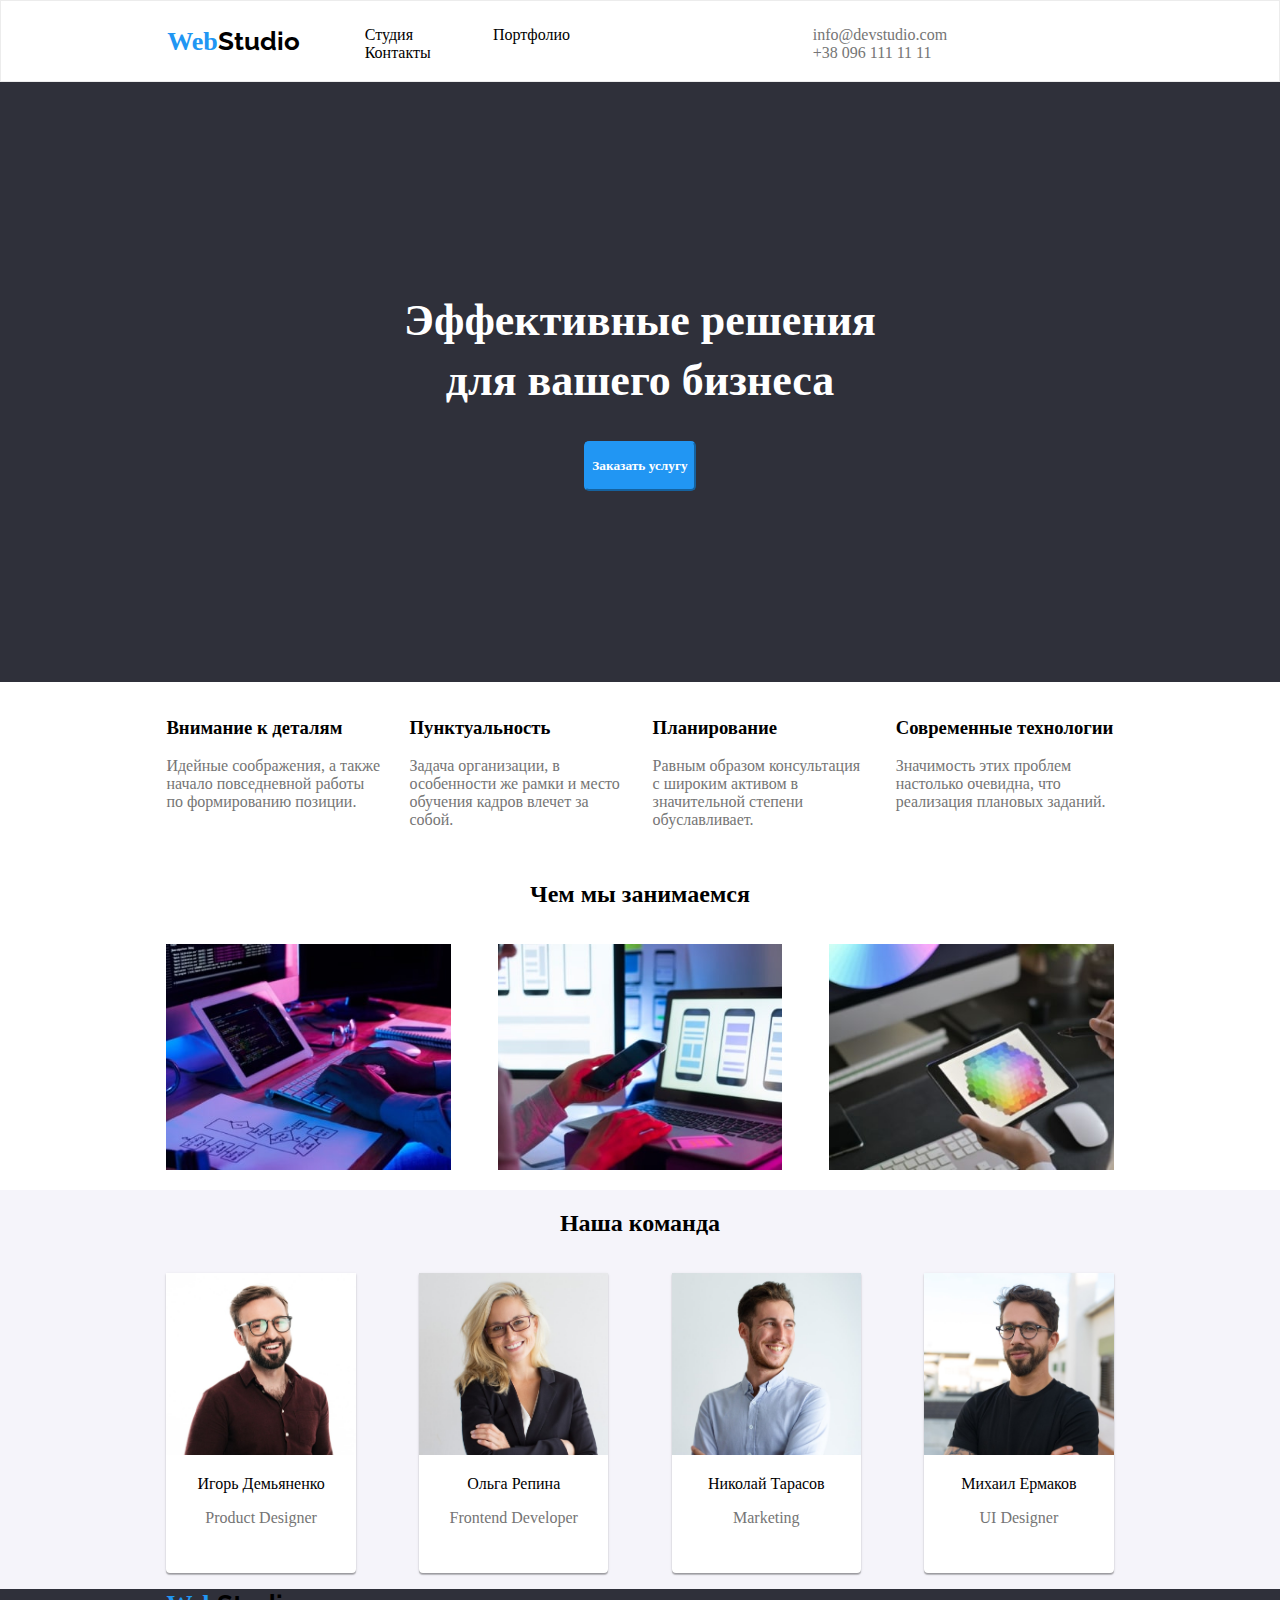
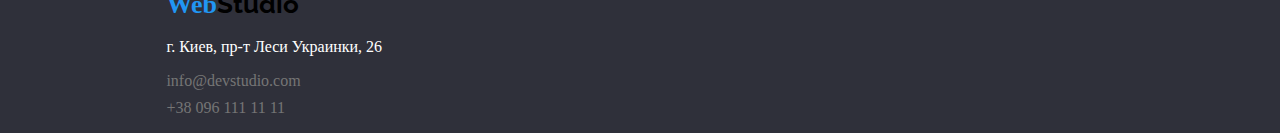
<file: homework 1/index.html>
<!DOCTYPE html>
<html lang="ru">
<head>
    <meta charset="UTF-8">
    <meta http-equiv="X-UA-Compatible" content="IE=edge">
    <meta name="viewport" content="width=device-width, initial-scale=1.0">
    <link rel="stylesheet" href="style-for-index.css" type="text/css">
    <title>Document</title>
</head>
<body>
    <header>
        <div class="margin100 nav">
            <a href="#" class="main"><p class="logo inline">
                <span class="blue">Web</span>Studio</p></a>
            <nav>
                <ul class="list inline menu">
                    <li class="float margin-15"><a href="#">Студия</a></li>
                    <li class="float margin-15"><a href="#">Портфолио</a></li>
                    <li class="float margin-15"><a href="#">Контакты</a></li>
                </ul>
            </nav> 
            <ul class="inline menu contact">
                <li class="list"><a href="login.html">info@devstudio.com</a></li>
                <li class="list"><a href="+380961111111">+38 096 111 11 11</a></li>
            </ul>  
        </div>      
        
    </header>
    <main>
        <section class="order">
            <div class="take-an-order">
                <div class="add">
                    <h1>Эффективные решения для вашего бизнеса</h1>
                    <button type="button">Заказать услугу</button>
                </div>
            </div>
        </section>
        <section class="features margin100">
            <ul class="flex-list">
                <li class="float w23">
                    <h3>Внимание к деталям</h3>
                    <p class="gray">Идейные соображения, а также начало повседневной работы по формированию позиции.</p>
                </li>
                <li class="float w23">
                    <h3>Пунктуальность</h3>
                    <p class="gray">Задача организации, в особенности же рамки и место обучения кадров влечет за собой.</p>
                </li>
                <li class="float w23">
                    <h3>Планирование</h3>
                    <p class="gray">Равным образом консультация с широким активом в значительной степени обуславливает.</p>
                </li>
                <li class="float w23">
                    <h3>Современные технологии</h3>
                    <p class="gray">Значимость этих проблем настолько очевидна, что реализация плановых заданий.</p>
                </li>
            </ul>
        </section>
        <section class="classes margin100">
            <h2>Чем мы занимаемся</h2>
            <ul class="flex-list w100">
                <li class="float w33"><img src="images/whatWeDo3.jpg" alt="Десктопные приложения" width="370"></li>
                <li class="float w33"><img src="images/whatWeDo.jpg" alt="Мобильные приложения" width="370"></li>
                <li class="float w33"><img src="images/whatWeDo2.jpg" alt="Дизайнерские решения" width="370"></li>
            </ul>
        </section>
        <section class="our-team margin100">
            <h2>Наша команда</h2>
            <div class="margin100">
                <ul class="flex-list w100">
                    <li class="float w20">
                        <div class="white">
                            <img src="images/ourTeam.jpg" alt="Игорь Демьяненко" width="270">
                            <p>Игорь Демьяненко</p>
                            <p class="gray">Product Designer</p>
                        </div>
                    </li>
                    <li class="flex-float w20">                        
                        <div class="white">
                            <img src="images/ourTeam2.jpg" alt="Ольга Репина" width="270">
                            <p>Ольга Репина</p>
                            <p class="gray">Frontend Developer</p>
                        </div>
                    </li>
                    <li class="flex-float w20">
                        <div class="white">
                            <img src="images/ourTeam3.jpg" alt="Николай Тарасов" width="270">
                            <p>Николай Тарасов</p>
                            <p class="gray">Marketing</p>
                        </div>
                    </li>
                    <li class="flex-float w20">
                        <div class="white">
                            <img src="images/ourTeam4.jpg" alt="Михаил Ермаков" width="270">
                            <p>Михаил Ермаков</p>
                            <p class="gray">UI Designer</p>
                        </div>
                    </li>
                </ul>
            </div>
        </section>
    </main>
    <footer>
        <div class="margin100">
            <a href="#" class="main"><p class="logo">
            <span class="blue">Web</span>Studio</p></a>
            <address>
                <ul class="list">
                    <li><p class="white-word">г. Киев, пр-т Леси Украинки, 26</p></li>            
                    <li class="margin-top-9"><a href="login.html">info@devstudio.com</a></li>
                    <li><a href="+380961111111" class="margin-0">+38 096 111 11 11</a></li>
                </ul>
            </address>
        <div>
    </footer>
</body>
</html>
</file>
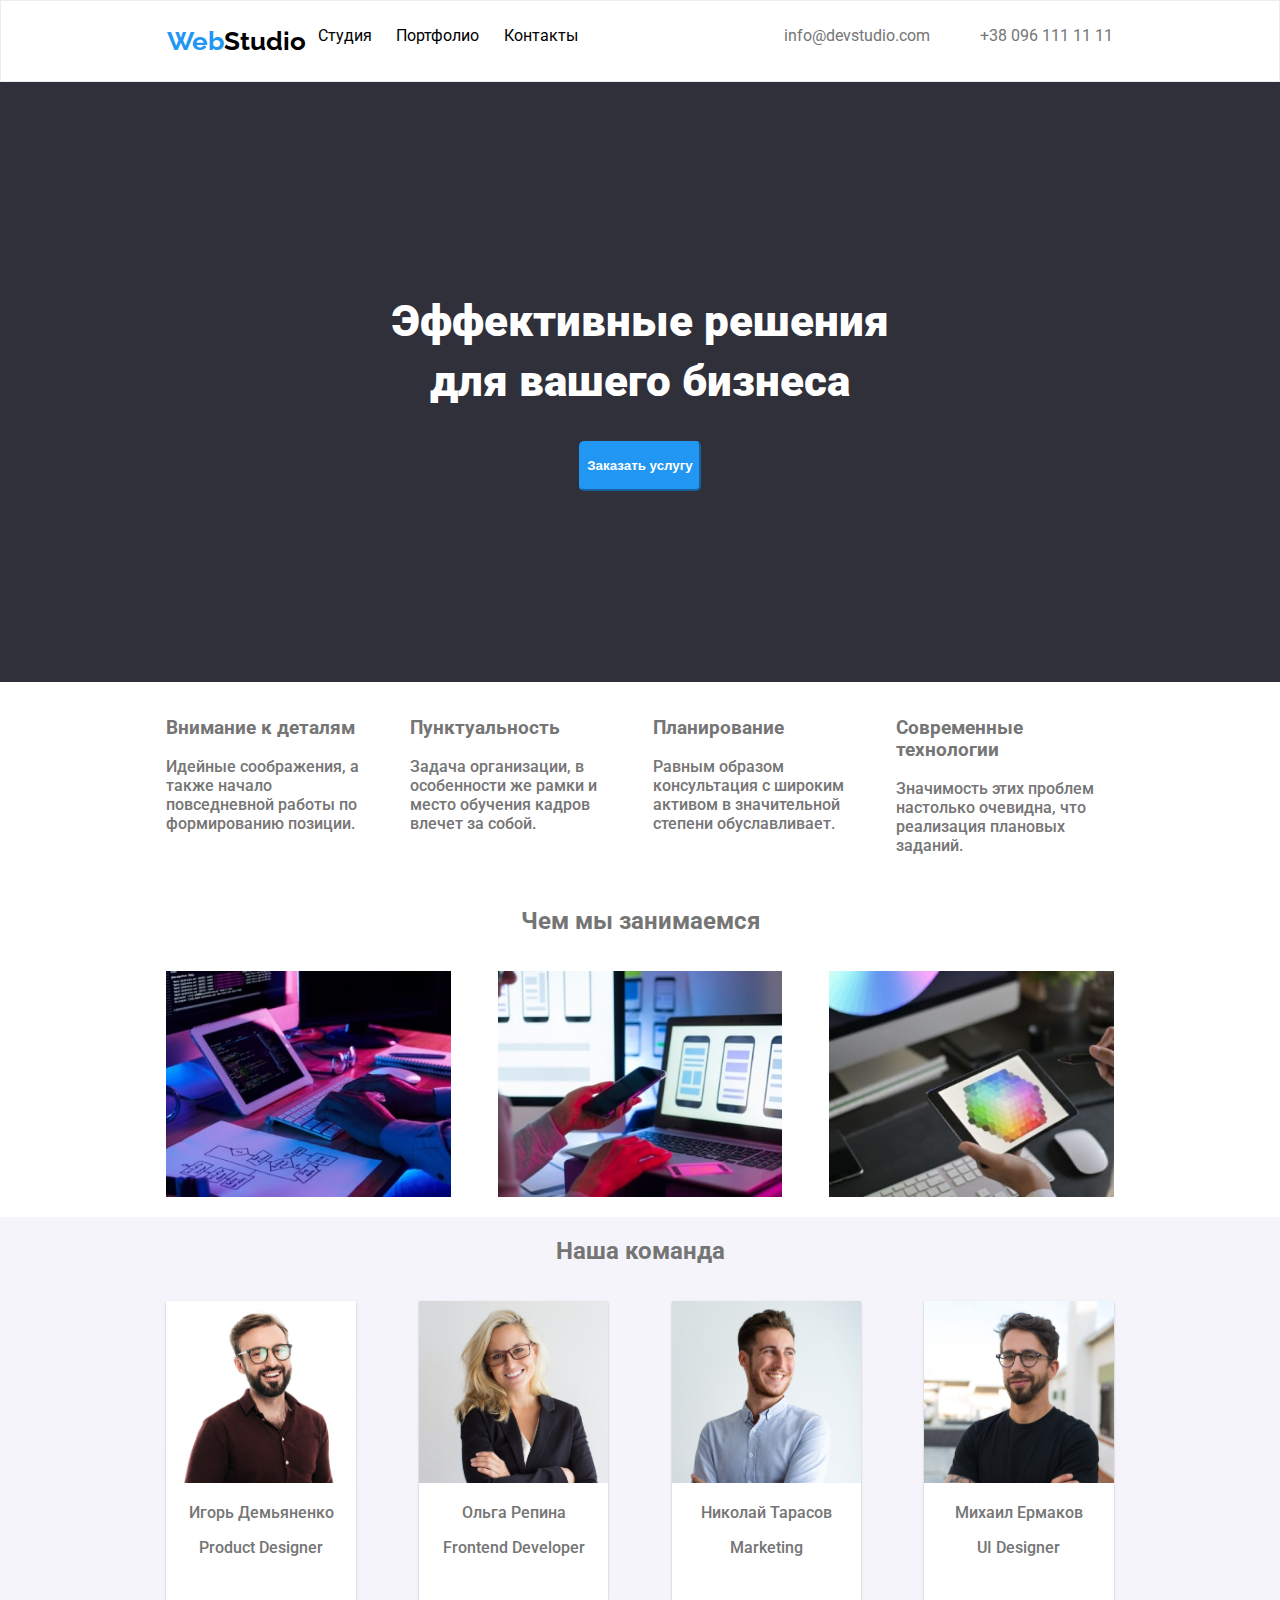
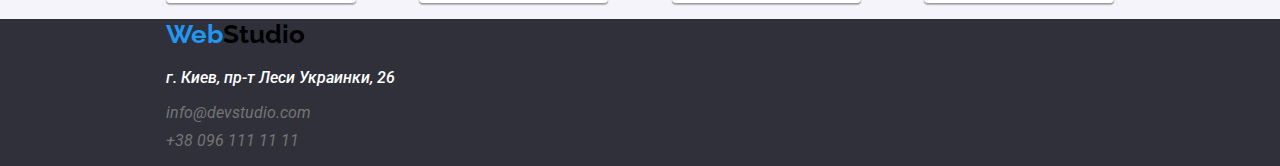
<file: homework2-3/index.html>
<!DOCTYPE html>
<html lang="ru">
<head>
    <meta charset="UTF-8">
    <meta http-equiv="X-UA-Compatible" content="IE=edge">
    <meta name="viewport" content="width=device-width, initial-scale=1.0">
    <link rel="stylesheet" href="styles.css" type="text/css">
    <link rel="preconnect" href="https://fonts.googleapis.com">
    <link rel="preconnect" href="https://fonts.gstatic.com" crossorigin>
    <link href="https://fonts.googleapis.com/css2?family=Roboto:ital,wght@0,400;0,500;0,900;1,700&display=swap" rel="stylesheet">    
    <title>Document</title>
</head>
<body>
    <header>
        <div class="margin-l-r-from-body nav">
            <a href="#" class="main"><p class="logo inline">
                <span class="blue">Web</span>Studio</p></a>
            <nav>
                <ul class="inline menu black-text">
                    <li class="float"><a href="#">Студия</a></li>
                    <li class="float"><a href="portfolio.html">Портфолио</a></li>
                    <li class="float"><a href="#">Контакты</a></li>
                </ul>
            </nav> 
            <ul class="inline menu contact">
                <li class="list"><a href="login.html">info@devstudio.com</a></li>
                <li class="list"><a href="+380961111111">+38 096 111 11 11</a></li>
            </ul>  
        </div>      
        
    </header>
    <main>
        <section class="order">
            <div class="take-an-order">
                <div class="add">
                    <h1>Эффективные решения для вашего бизнеса</h1>
                    <button type="button">Заказать услугу</button>
                </div>
            </div>
        </section>
        <section class="features margin-l-r-from-body">
            <ul class="flex-list">
                <li class="float w23">
                    <h3>Внимание к деталям</h3>
                    <p class="gray">Идейные соображения, а также начало повседневной работы по формированию позиции.</p>
                </li>
                <li class="float w23">
                    <h3>Пунктуальность</h3>
                    <p class="gray">Задача организации, в особенности же рамки и место обучения кадров влечет за собой.</p>
                </li>
                <li class="float w23">
                    <h3>Планирование</h3>
                    <p class="gray">Равным образом консультация с широким активом в значительной степени обуславливает.</p>
                </li>
                <li class="float w23">
                    <h3>Современные технологии</h3>
                    <p class="gray">Значимость этих проблем настолько очевидна, что реализация плановых заданий.</p>
                </li>
            </ul>
        </section>
        <section class="classes margin-l-r-from-body">
            <h2>Чем мы занимаемся</h2>
            <ul class="flex-list w100">
                <li class="float w33"><img src="images/whatWeDo3.jpg" alt="Десктопные приложения" width="370"></li>
                <li class="float w33"><img src="images/whatWeDo.jpg" alt="Мобильные приложения" width="370"></li>
                <li class="float w33"><img src="images/whatWeDo2.jpg" alt="Дизайнерские решения" width="370"></li>
            </ul>
        </section>
        <section class="our-team margin-l-r-from-body">
            <h2>Наша команда</h2>
            <div class="margin-l-r-from-body">
                <ul class="flex-list w100">
                    <li class="float w20">
                        <div class="white">
                            <img src="images/ourTeam.jpg" alt="Игорь Демьяненко" width="270">
                            <p>Игорь Демьяненко</p>
                            <p class="gray">Product Designer</p>
                        </div>
                    </li>
                    <li class="flex-float w20">                        
                        <div class="white">
                            <img src="images/ourTeam2.jpg" alt="Ольга Репина" width="270">
                            <p>Ольга Репина</p>
                            <p class="gray">Frontend Developer</p>
                        </div>
                    </li>
                    <li class="flex-float w20">
                        <div class="white">
                            <img src="images/ourTeam3.jpg" alt="Николай Тарасов" width="270">
                            <p>Николай Тарасов</p>
                            <p class="gray">Marketing</p>
                        </div>
                    </li>
                    <li class="flex-float w20">
                        <div class="white">
                            <img src="images/ourTeam4.jpg" alt="Михаил Ермаков" width="270">
                            <p>Михаил Ермаков</p>
                            <p class="gray">UI Designer</p>
                        </div>
                    </li>
                </ul>
            </div>
        </section>
    </main>
    <footer>
        <div class="margin-l-r-from-body">
            <a href="#" class="main"><p class="logo">
            <span class="blue">Web</span>Studio</p></a>
            <address>
                <ul class="list">
                    <li><p class="white-word">г. Киев, пр-т Леси Украинки, 26</p></li>            
                    <li class="margin-top-9"><a href="login.html">info@devstudio.com</a></li>
                    <li><a href="+380961111111" class="margin-0">+38 096 111 11 11</a></li>
                </ul>
            </address>
        </div>
    </footer>
</body>
</html>
</file>
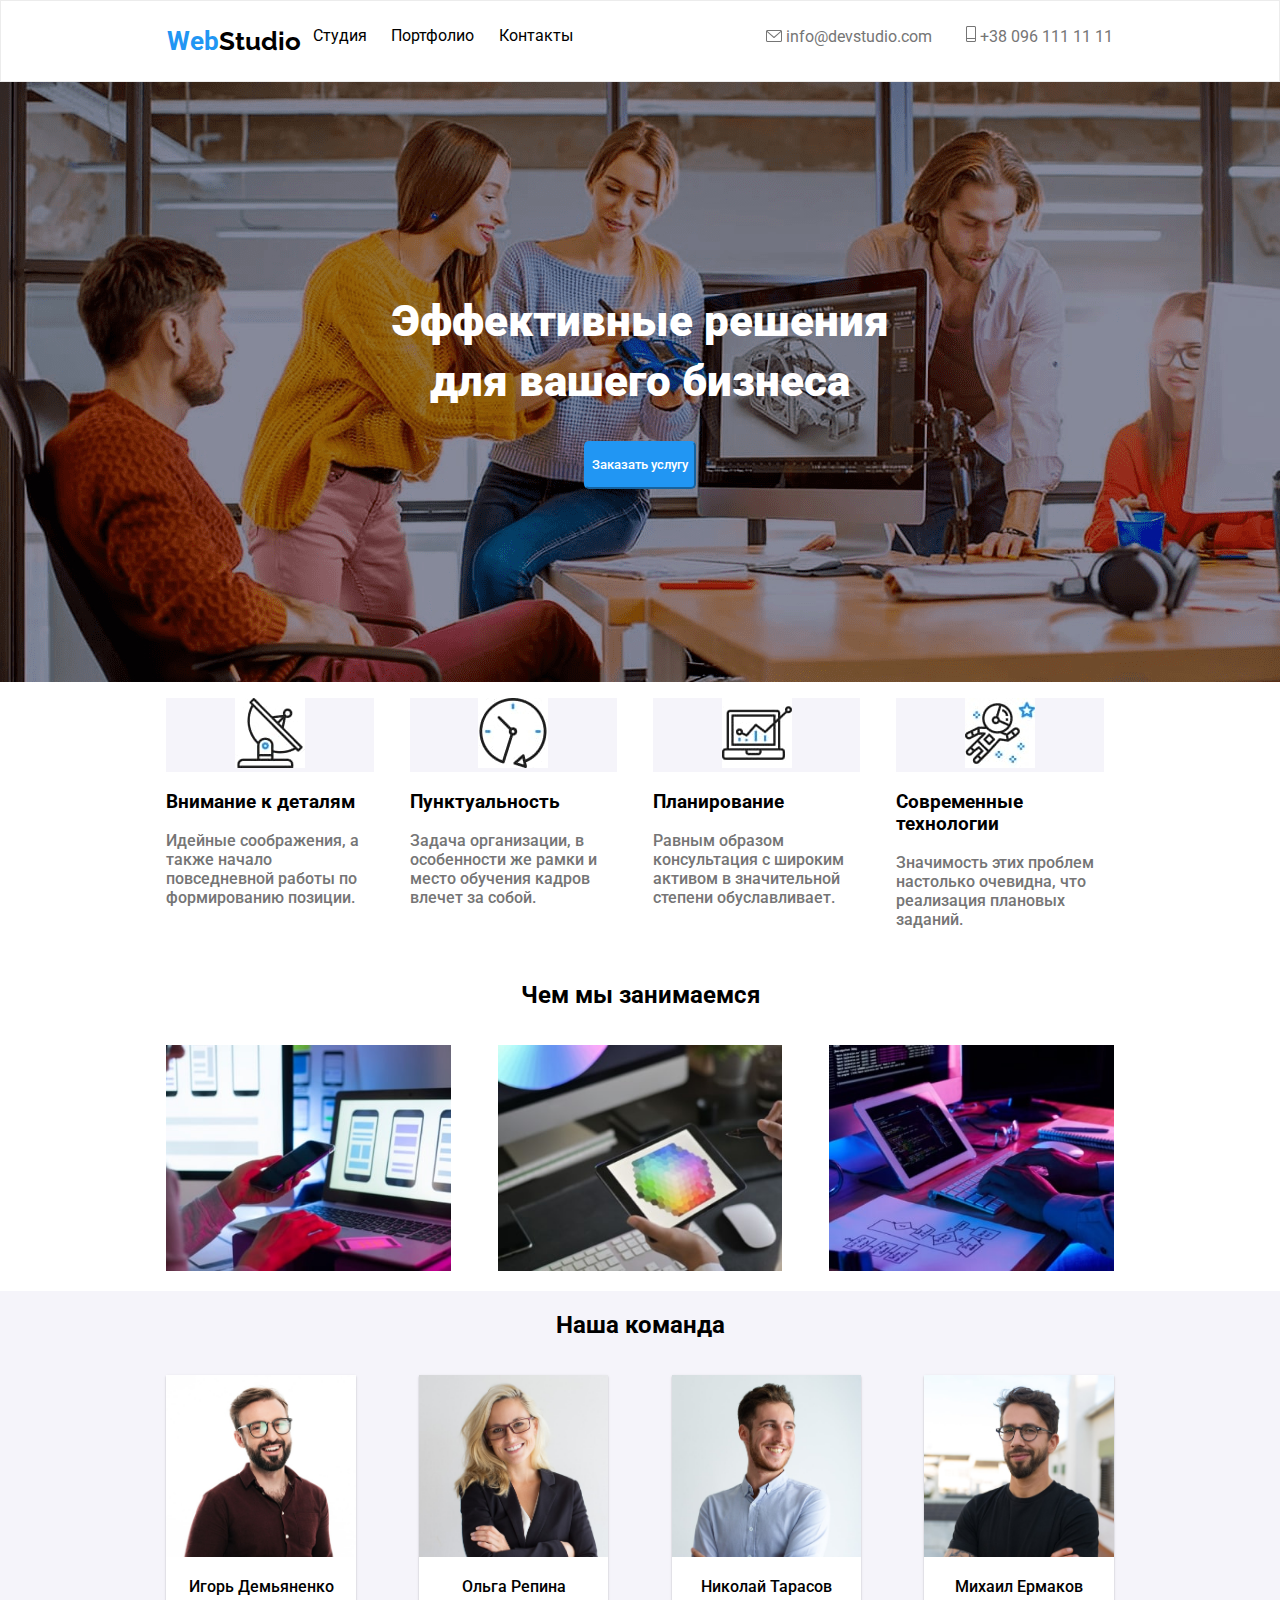
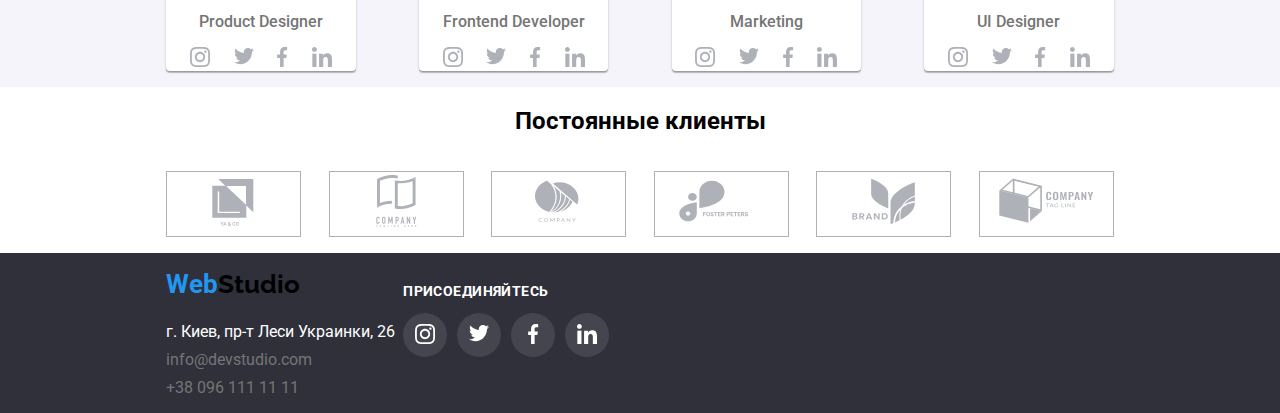
<file: homework4/index.html>
<!DOCTYPE html>
<html lang="ru">
<head>
    <meta charset="UTF-8">
    <meta http-equiv="X-UA-Compatible" content="IE=edge">
    <meta name="viewport" content="width=device-width, initial-scale=1.0">
    <link rel="stylesheet" href="style-for-index.css" type="text/css">
    <link rel="preconnect" href="https://fonts.googleapis.com">
    <link rel="preconnect" href="https://fonts.gstatic.com" crossorigin>
    <link href="https://fonts.googleapis.com/css2?family=Roboto:ital,wght@0,400;0,500;0,900;1,700&display=swap" rel="stylesheet">
    <title>Document</title>
</head>
<body>
    <header>
        <div class="margin100 nav">
            <a href="#" class="main"><p class="logo inline">
                <span class="blue">Web</span>Studio</p></a>
            <nav>
                <ul class="menu black-text">
                    <li class="float"><a href="#">Студия</a></li>
                    <li class="float"><a href="portfolio.html">Портфолио</a></li>
                    <li class="float"><a href="#">Контакты</a></li>
                </ul>
            </nav> 
            <ul class="inline contact">
                <li class="list margin-right-30">
                    <a href="login.html">
                        <svg width="16" height="12" viewBox="0 0 16 12" fill="" xmlns="http://www.w3.org/2000/svg">
                        <path d="M14.5 0H1.50001C0.672854 0 0 0.672853 0 1.50001V10.5C0 11.3271 0.672854 12 1.50001 12H14.5C15.3271 12 16 11.3271 16 10.5V1.50001C16 0.672853 15.3271 0 14.5 0ZM14.5 0.999994C14.5679 0.999994 14.6325 1.01409 14.6916 1.0387L8 6.83838L1.30833 1.0387C1.36742 1.01412 1.43204 0.999994 1.49998 0.999994H14.5ZM14.5 11H1.50001C1.22414 11 0.999996 10.7759 0.999996 10.5V2.09521L7.67236 7.87792C7.76661 7.95944 7.8833 7.99999 8 7.99999C8.1167 7.99999 8.23339 7.95948 8.32764 7.87792L15 2.09521V10.5C15 10.7759 14.7759 11 14.5 11Z"/>
                        </svg>
                        info@devstudio.com
                    </a></li>
                <li class="list">
                    <a href="+380961111111">
                        <svg width="10" height="16" viewBox="0 0 10 16" fill="none" xmlns="http://www.w3.org/2000/svg">
                        <path d="M8.5 0H1.5C0.672848 0 0 0.672848 0 1.5V14.5C0 15.3272 0.672848 16 1.5 16H8.5C9.32715 16 10 15.3272 10 14.5V1.5C10 0.672848 9.32715 0 8.5 0ZM1.5 1H8.5C8.77588 1 9 1.22412 9 1.5V12H1V1.5C1 1.22412 1.22412 1 1.5 1ZM8.5 15H1.5C1.22412 15 1 14.7759 1 14.5V13H9V14.5C9 14.7759 8.77588 15 8.5 15Z"/>
                        </svg>
                        +38 096 111 11 11
                    </a>
                </li>
            </ul>  
        </div>             
    </header>
    <main>
        <section class="order">
            <div class="take-an-order">
                <div class="add">
                    <h1>Эффективные решения для вашего бизнеса</h1>
                    <button><p>Заказать услугу</p></button>
                </div>
            </div>
        </section>
        <section class="features margin100">
            <ul class="flex-list">
                <li class="float w23">
                    <p class="photo"><img src="images/feature1.jpg" alt="feature"></p>
                    <h3>Внимание к деталям</h3>
                    <p class="gray">Идейные соображения, а также начало повседневной работы по формированию позиции.</p>
                </li>
                <li class="float w23">
                    <p class="photo"><img src="images/feature2.jpg" alt="feature"></p>
                    <h3>Пунктуальность</h3>
                    <p class="gray">Задача организации, в особенности же рамки и место обучения кадров влечет за собой.</p>
                </li>
                <li class="float w23">
                    <p class="photo"><img src="images/feature3.jpg" alt="feature"></p>
                    <h3>Планирование</h3>
                    <p class="gray">Равным образом консультация с широким активом в значительной степени обуславливает.</p>
                </li>
                <li class="float w23">
                    <p class="photo"><img src="images/feature4.jpg" alt="feature"></p>
                    <h3>Современные технологии</h3>
                    <p class="gray">Значимость этих проблем настолько очевидна, что реализация плановых заданий.</p>
                </li>
            </ul>
        </section>
        <section class="classes margin100">
            <h2>Чем мы занимаемся</h2>
            <ul class="flex-list w100">
                <li class="float w33"><img src="images/whatWeDo.jpg" alt=""></li>
                <li class="float w33"><img src="images/whatWeDo2.jpg" alt=""></li>
                <li class="float w33"><img src="images/whatWeDo3.jpg" alt=""></li>
            </ul>
        </section>
        <section class="our-team margin100">
            <h2>Наша команда</h2>
            <div class="margin100">
                <ul class="flex-list w100">
                    <li class="float w20">
                        <div class="white">
                            <img src="images/ourTeam.jpg" alt="" width="100%" height="auto">
                            <p>Игорь Демьяненко</p>
                            <p class="gray">Product Designer</p>
                            <ul class="list-for-links w100">
                                <li>
                                    <a>
                                        <svg width="20" height="20" viewBox="0 0 20 20" fill="currentColor" xmlns="http://www.w3.org/2000/svg">
                                        <g clip-path="url(#clip0)">
                                        <path d="M19.9804 5.88005C19.9336 4.81738 19.7617 4.0868 19.5156 3.45374C19.2616 2.78176 18.8709 2.18014 18.359 1.68002C17.8589 1.1721 17.2533 0.777435 16.5891 0.527447C15.9524 0.281274 15.2256 0.109427 14.163 0.0625732C13.0924 0.0117516 12.7525 0 10.0371 0C7.32173 0 6.98185 0.0117516 5.91521 0.0586052C4.85253 0.105459 4.12195 0.277459 3.48904 0.523479C2.81692 0.777435 2.2153 1.16814 1.71517 1.68002C1.20726 2.18014 0.812743 2.78573 0.562603 3.44992C0.31643 4.0868 0.144583 4.81341 0.0977294 5.87609C0.0469078 6.9467 0.0351562 7.28658 0.0351562 10.002C0.0351562 12.7173 0.0469078 13.0572 0.0937614 14.1239C0.140615 15.1865 0.312615 15.9171 0.558787 16.5502C0.812743 17.2221 1.20726 17.8238 1.71517 18.3239C2.2153 18.8318 2.82088 19.2265 3.48508 19.4765C4.12195 19.7226 4.84856 19.8945 5.91139 19.9413C6.97788 19.9883 7.31791 19.9999 10.0333 19.9999C12.7487 19.9999 13.0885 19.9883 14.1552 19.9413C15.2179 19.8945 15.9484 19.7226 16.5813 19.4765C17.9254 18.9568 18.9881 17.8941 19.5078 16.5502C19.7538 15.9133 19.9258 15.1865 19.9727 14.1239C20.0195 13.0572 20.0313 12.7173 20.0313 10.002C20.0313 7.28658 20.0273 6.9467 19.9804 5.88005ZM18.1794 14.0457C18.1364 15.0225 17.9723 15.5499 17.8356 15.9015C17.4995 16.7728 16.808 17.4643 15.9367 17.8004C15.5851 17.9372 15.0538 18.1012 14.0809 18.1441C13.026 18.1911 12.7096 18.2027 10.0411 18.2027C7.37255 18.2027 7.05221 18.1911 6.00113 18.1441C5.02438 18.1012 4.49693 17.9372 4.1453 17.8004C3.71171 17.6402 3.31704 17.3862 2.9967 17.0541C2.6646 16.7298 2.41065 16.3391 2.2504 15.9055C2.11365 15.5539 1.94959 15.0225 1.90671 14.0497C1.8597 12.9948 1.8481 12.6783 1.8481 10.0097C1.8481 7.34122 1.8597 7.02087 1.90671 5.96995C1.94959 4.99319 2.11365 4.46575 2.2504 4.11412C2.41065 3.68038 2.6646 3.28586 3.00067 2.96536C3.32483 2.63327 3.71553 2.37931 4.14927 2.21921C4.5009 2.08247 5.03231 1.9184 6.0051 1.87537C7.05999 1.82851 7.37652 1.81676 10.0449 1.81676C12.7174 1.81676 13.0337 1.82851 14.0848 1.87537C15.0616 1.9184 15.589 2.08247 15.9407 2.21921C16.3742 2.37931 16.7689 2.63327 17.0893 2.96536C17.4213 3.28967 17.6753 3.68038 17.8356 4.11412C17.9723 4.46575 18.1364 4.99701 18.1794 5.96995C18.2263 7.02484 18.238 7.34122 18.238 10.0097C18.238 12.6783 18.2263 12.9908 18.1794 14.0457Z"/>
                                        <path d="M10.0371 4.8642C7.20074 4.8642 4.89941 7.16537 4.89941 10.0019C4.89941 12.8385 7.20074 15.1396 10.0371 15.1396C12.8737 15.1396 15.1749 12.8385 15.1749 10.0019C15.1749 7.16537 12.8737 4.8642 10.0371 4.8642ZM10.0371 13.3346C8.19702 13.3346 6.70442 11.8422 6.70442 10.0019C6.70442 8.16165 8.19702 6.66921 10.0371 6.66921C11.8774 6.66921 13.3698 8.16165 13.3698 10.0019C13.3698 11.8422 11.8774 13.3346 10.0371 13.3346Z"/>
                                        <path d="M16.5775 4.6611C16.5775 5.32346 16.0404 5.86052 15.3779 5.86052C14.7155 5.86052 14.1785 5.32346 14.1785 4.6611C14.1785 3.99858 14.7155 3.46167 15.3779 3.46167C16.0404 3.46167 16.5775 3.99858 16.5775 4.6611Z"/>
                                        </g>
                                        <defs>
                                        <clipPath id="clip0">
                                        <rect width="20" height="20" fill="white"/>
                                        </clipPath>
                                        </defs>
                                        </svg>
                                    </a>
                                </li>
                                <li>
                                    <a> 
                                        <svg width="20" height="18" viewBox="0 0 20 18" fill="none" xmlns="http://www.w3.org/2000/svg">
                                        <path d="M20 2.79875C19.2563 3.125 18.4637 3.34125 17.6375 3.44625C18.4875 2.93875 19.1363 2.14125 19.4412 1.18C18.6488 1.6525 17.7738 1.98625 16.8412 2.1725C16.0887 1.37125 15.0162 0.875 13.8462 0.875C11.5763 0.875 9.74875 2.7175 9.74875 4.97625C9.74875 5.30125 9.77625 5.61375 9.84375 5.91125C6.435 5.745 3.41875 4.11125 1.3925 1.6225C1.03875 2.23625 0.83125 2.93875 0.83125 3.695C0.83125 5.115 1.5625 6.37375 2.6525 7.1025C1.99375 7.09 1.3475 6.89875 0.8 6.5975C0.8 6.61 0.8 6.62625 0.8 6.6425C0.8 8.635 2.22125 10.29 4.085 10.6712C3.75125 10.7625 3.3875 10.8062 3.01 10.8062C2.7475 10.8062 2.4825 10.7913 2.23375 10.7362C2.765 12.36 4.2725 13.5538 6.065 13.5925C4.67 14.6838 2.89875 15.3412 0.98125 15.3412C0.645 15.3412 0.3225 15.3263 0 15.285C1.81625 16.4563 3.96875 17.125 6.29 17.125C13.835 17.125 17.96 10.875 17.96 5.4575C17.96 5.27625 17.9538 5.10125 17.945 4.9275C18.7588 4.35 19.4425 3.62875 20 2.79875Z"/>
                                        </svg>                                            
                                    </a>
                                </li>
                                <li>
                                    <a>
                                        <svg width="11" height="20" viewBox="0 0 11 20" fill="none" xmlns="http://www.w3.org/2000/svg">
                                            <path d="M8.33088 3.32083H10.1567V0.140833C9.84172 0.0975 8.75839 0 7.49672 0C4.86422 0 3.06088 1.65583 3.06088 4.69917V7.5H0.155884V11.055H3.06088V20H6.62255V11.0558H9.41005L9.85255 7.50083H6.62172V5.05167C6.62255 4.02417 6.89922 3.32083 8.33088 3.32083Z"/>
                                        </svg>       
                                    </a>
                                </li>
                                <li>
                                    <a>
                                        <svg width="20" height="20" viewBox="0 0 20 20" fill="none" xmlns="http://www.w3.org/2000/svg">
                                            <g clip-path="url(#clip0)">
                                            <path d="M19.9951 20V19.9992H20.0001V12.6642C20.0001 9.07587 19.2276 6.31171 15.0326 6.31171C13.0159 6.31171 11.6626 7.41837 11.1101 8.46754H11.0517V6.64671H7.07422V19.9992H11.2159V13.3875C11.2159 11.6467 11.5459 9.96337 13.7017 9.96337C15.8259 9.96337 15.8576 11.95 15.8576 13.4992V20H19.9951Z"/>
                                            <path d="M0.329956 6.64746H4.47662V20H0.329956V6.64746Z"/>
                                            <path d="M2.40167 0C1.07583 0 0 1.07583 0 2.40167C0 3.7275 1.07583 4.82583 2.40167 4.82583C3.7275 4.82583 4.80333 3.7275 4.80333 2.40167C4.8025 1.07583 3.72667 0 2.40167 0V0Z"/>
                                            </g>
                                            <defs>
                                            <clipPath id="clip0">
                                            <rect width="20" height="20" fill="white"/>
                                            </clipPath>
                                            </defs>
                                            </svg>                                            
                                    </a>
                                </li>
                            </ul>
                        </div>
                    </li>
                    <li class="flex-float w20">                        
                        <div class="white">
                            <img src="images/ourTeam2.jpg" alt="" width="100%" height="auto">
                            <p>Ольга Репина</p>
                            <p class="gray">Frontend Developer</p>
                            <ul class="list-for-links w100">
                                <li>
                                    <a>
                                        <svg width="20" height="20" viewBox="0 0 20 20" fill="currentColor" xmlns="http://www.w3.org/2000/svg">
                                        <g clip-path="url(#clip0)">
                                        <path d="M19.9804 5.88005C19.9336 4.81738 19.7617 4.0868 19.5156 3.45374C19.2616 2.78176 18.8709 2.18014 18.359 1.68002C17.8589 1.1721 17.2533 0.777435 16.5891 0.527447C15.9524 0.281274 15.2256 0.109427 14.163 0.0625732C13.0924 0.0117516 12.7525 0 10.0371 0C7.32173 0 6.98185 0.0117516 5.91521 0.0586052C4.85253 0.105459 4.12195 0.277459 3.48904 0.523479C2.81692 0.777435 2.2153 1.16814 1.71517 1.68002C1.20726 2.18014 0.812743 2.78573 0.562603 3.44992C0.31643 4.0868 0.144583 4.81341 0.0977294 5.87609C0.0469078 6.9467 0.0351562 7.28658 0.0351562 10.002C0.0351562 12.7173 0.0469078 13.0572 0.0937614 14.1239C0.140615 15.1865 0.312615 15.9171 0.558787 16.5502C0.812743 17.2221 1.20726 17.8238 1.71517 18.3239C2.2153 18.8318 2.82088 19.2265 3.48508 19.4765C4.12195 19.7226 4.84856 19.8945 5.91139 19.9413C6.97788 19.9883 7.31791 19.9999 10.0333 19.9999C12.7487 19.9999 13.0885 19.9883 14.1552 19.9413C15.2179 19.8945 15.9484 19.7226 16.5813 19.4765C17.9254 18.9568 18.9881 17.8941 19.5078 16.5502C19.7538 15.9133 19.9258 15.1865 19.9727 14.1239C20.0195 13.0572 20.0313 12.7173 20.0313 10.002C20.0313 7.28658 20.0273 6.9467 19.9804 5.88005ZM18.1794 14.0457C18.1364 15.0225 17.9723 15.5499 17.8356 15.9015C17.4995 16.7728 16.808 17.4643 15.9367 17.8004C15.5851 17.9372 15.0538 18.1012 14.0809 18.1441C13.026 18.1911 12.7096 18.2027 10.0411 18.2027C7.37255 18.2027 7.05221 18.1911 6.00113 18.1441C5.02438 18.1012 4.49693 17.9372 4.1453 17.8004C3.71171 17.6402 3.31704 17.3862 2.9967 17.0541C2.6646 16.7298 2.41065 16.3391 2.2504 15.9055C2.11365 15.5539 1.94959 15.0225 1.90671 14.0497C1.8597 12.9948 1.8481 12.6783 1.8481 10.0097C1.8481 7.34122 1.8597 7.02087 1.90671 5.96995C1.94959 4.99319 2.11365 4.46575 2.2504 4.11412C2.41065 3.68038 2.6646 3.28586 3.00067 2.96536C3.32483 2.63327 3.71553 2.37931 4.14927 2.21921C4.5009 2.08247 5.03231 1.9184 6.0051 1.87537C7.05999 1.82851 7.37652 1.81676 10.0449 1.81676C12.7174 1.81676 13.0337 1.82851 14.0848 1.87537C15.0616 1.9184 15.589 2.08247 15.9407 2.21921C16.3742 2.37931 16.7689 2.63327 17.0893 2.96536C17.4213 3.28967 17.6753 3.68038 17.8356 4.11412C17.9723 4.46575 18.1364 4.99701 18.1794 5.96995C18.2263 7.02484 18.238 7.34122 18.238 10.0097C18.238 12.6783 18.2263 12.9908 18.1794 14.0457Z"/>
                                        <path d="M10.0371 4.8642C7.20074 4.8642 4.89941 7.16537 4.89941 10.0019C4.89941 12.8385 7.20074 15.1396 10.0371 15.1396C12.8737 15.1396 15.1749 12.8385 15.1749 10.0019C15.1749 7.16537 12.8737 4.8642 10.0371 4.8642ZM10.0371 13.3346C8.19702 13.3346 6.70442 11.8422 6.70442 10.0019C6.70442 8.16165 8.19702 6.66921 10.0371 6.66921C11.8774 6.66921 13.3698 8.16165 13.3698 10.0019C13.3698 11.8422 11.8774 13.3346 10.0371 13.3346Z"/>
                                        <path d="M16.5775 4.6611C16.5775 5.32346 16.0404 5.86052 15.3779 5.86052C14.7155 5.86052 14.1785 5.32346 14.1785 4.6611C14.1785 3.99858 14.7155 3.46167 15.3779 3.46167C16.0404 3.46167 16.5775 3.99858 16.5775 4.6611Z"/>
                                        </g>
                                        <defs>
                                        <clipPath id="clip0">
                                        <rect width="20" height="20" fill="white"/>
                                        </clipPath>
                                        </defs>
                                        </svg>
                                    </a>
                                </li>
                                <li>
                                    <a> 
                                        <svg width="20" height="18" viewBox="0 0 20 18" fill="none" xmlns="http://www.w3.org/2000/svg">
                                        <path d="M20 2.79875C19.2563 3.125 18.4637 3.34125 17.6375 3.44625C18.4875 2.93875 19.1363 2.14125 19.4412 1.18C18.6488 1.6525 17.7738 1.98625 16.8412 2.1725C16.0887 1.37125 15.0162 0.875 13.8462 0.875C11.5763 0.875 9.74875 2.7175 9.74875 4.97625C9.74875 5.30125 9.77625 5.61375 9.84375 5.91125C6.435 5.745 3.41875 4.11125 1.3925 1.6225C1.03875 2.23625 0.83125 2.93875 0.83125 3.695C0.83125 5.115 1.5625 6.37375 2.6525 7.1025C1.99375 7.09 1.3475 6.89875 0.8 6.5975C0.8 6.61 0.8 6.62625 0.8 6.6425C0.8 8.635 2.22125 10.29 4.085 10.6712C3.75125 10.7625 3.3875 10.8062 3.01 10.8062C2.7475 10.8062 2.4825 10.7913 2.23375 10.7362C2.765 12.36 4.2725 13.5538 6.065 13.5925C4.67 14.6838 2.89875 15.3412 0.98125 15.3412C0.645 15.3412 0.3225 15.3263 0 15.285C1.81625 16.4563 3.96875 17.125 6.29 17.125C13.835 17.125 17.96 10.875 17.96 5.4575C17.96 5.27625 17.9538 5.10125 17.945 4.9275C18.7588 4.35 19.4425 3.62875 20 2.79875Z"/>
                                        </svg>                                            
                                    </a>
                                </li>
                                <li>
                                    <a>
                                        <svg width="11" height="20" viewBox="0 0 11 20" fill="none" xmlns="http://www.w3.org/2000/svg">
                                            <path d="M8.33088 3.32083H10.1567V0.140833C9.84172 0.0975 8.75839 0 7.49672 0C4.86422 0 3.06088 1.65583 3.06088 4.69917V7.5H0.155884V11.055H3.06088V20H6.62255V11.0558H9.41005L9.85255 7.50083H6.62172V5.05167C6.62255 4.02417 6.89922 3.32083 8.33088 3.32083Z"/>
                                        </svg>       
                                    </a>
                                </li>
                                <li>
                                    <a>
                                        <svg width="20" height="20" viewBox="0 0 20 20" fill="none" xmlns="http://www.w3.org/2000/svg">
                                            <g clip-path="url(#clip0)">
                                            <path d="M19.9951 20V19.9992H20.0001V12.6642C20.0001 9.07587 19.2276 6.31171 15.0326 6.31171C13.0159 6.31171 11.6626 7.41837 11.1101 8.46754H11.0517V6.64671H7.07422V19.9992H11.2159V13.3875C11.2159 11.6467 11.5459 9.96337 13.7017 9.96337C15.8259 9.96337 15.8576 11.95 15.8576 13.4992V20H19.9951Z"/>
                                            <path d="M0.329956 6.64746H4.47662V20H0.329956V6.64746Z"/>
                                            <path d="M2.40167 0C1.07583 0 0 1.07583 0 2.40167C0 3.7275 1.07583 4.82583 2.40167 4.82583C3.7275 4.82583 4.80333 3.7275 4.80333 2.40167C4.8025 1.07583 3.72667 0 2.40167 0V0Z"/>
                                            </g>
                                            <defs>
                                            <clipPath id="clip0">
                                            <rect width="20" height="20" fill="white"/>
                                            </clipPath>
                                            </defs>
                                            </svg>                                            
                                    </a>
                                </li>
                            </ul>
                        </div>
                    </li>
                    <li class="flex-float w20">
                        <div class="white">
                            <img src="images/ourTeam3.jpg" alt="" width="100%" height="auto">
                            <p>Николай Тарасов</p>
                            <p class="gray">Marketing</p>
                            <ul class="list-for-links w100">
                                <li>
                                    <a>
                                        <svg width="20" height="20" viewBox="0 0 20 20" fill="currentColor" xmlns="http://www.w3.org/2000/svg">
                                        <g clip-path="url(#clip0)">
                                        <path d="M19.9804 5.88005C19.9336 4.81738 19.7617 4.0868 19.5156 3.45374C19.2616 2.78176 18.8709 2.18014 18.359 1.68002C17.8589 1.1721 17.2533 0.777435 16.5891 0.527447C15.9524 0.281274 15.2256 0.109427 14.163 0.0625732C13.0924 0.0117516 12.7525 0 10.0371 0C7.32173 0 6.98185 0.0117516 5.91521 0.0586052C4.85253 0.105459 4.12195 0.277459 3.48904 0.523479C2.81692 0.777435 2.2153 1.16814 1.71517 1.68002C1.20726 2.18014 0.812743 2.78573 0.562603 3.44992C0.31643 4.0868 0.144583 4.81341 0.0977294 5.87609C0.0469078 6.9467 0.0351562 7.28658 0.0351562 10.002C0.0351562 12.7173 0.0469078 13.0572 0.0937614 14.1239C0.140615 15.1865 0.312615 15.9171 0.558787 16.5502C0.812743 17.2221 1.20726 17.8238 1.71517 18.3239C2.2153 18.8318 2.82088 19.2265 3.48508 19.4765C4.12195 19.7226 4.84856 19.8945 5.91139 19.9413C6.97788 19.9883 7.31791 19.9999 10.0333 19.9999C12.7487 19.9999 13.0885 19.9883 14.1552 19.9413C15.2179 19.8945 15.9484 19.7226 16.5813 19.4765C17.9254 18.9568 18.9881 17.8941 19.5078 16.5502C19.7538 15.9133 19.9258 15.1865 19.9727 14.1239C20.0195 13.0572 20.0313 12.7173 20.0313 10.002C20.0313 7.28658 20.0273 6.9467 19.9804 5.88005ZM18.1794 14.0457C18.1364 15.0225 17.9723 15.5499 17.8356 15.9015C17.4995 16.7728 16.808 17.4643 15.9367 17.8004C15.5851 17.9372 15.0538 18.1012 14.0809 18.1441C13.026 18.1911 12.7096 18.2027 10.0411 18.2027C7.37255 18.2027 7.05221 18.1911 6.00113 18.1441C5.02438 18.1012 4.49693 17.9372 4.1453 17.8004C3.71171 17.6402 3.31704 17.3862 2.9967 17.0541C2.6646 16.7298 2.41065 16.3391 2.2504 15.9055C2.11365 15.5539 1.94959 15.0225 1.90671 14.0497C1.8597 12.9948 1.8481 12.6783 1.8481 10.0097C1.8481 7.34122 1.8597 7.02087 1.90671 5.96995C1.94959 4.99319 2.11365 4.46575 2.2504 4.11412C2.41065 3.68038 2.6646 3.28586 3.00067 2.96536C3.32483 2.63327 3.71553 2.37931 4.14927 2.21921C4.5009 2.08247 5.03231 1.9184 6.0051 1.87537C7.05999 1.82851 7.37652 1.81676 10.0449 1.81676C12.7174 1.81676 13.0337 1.82851 14.0848 1.87537C15.0616 1.9184 15.589 2.08247 15.9407 2.21921C16.3742 2.37931 16.7689 2.63327 17.0893 2.96536C17.4213 3.28967 17.6753 3.68038 17.8356 4.11412C17.9723 4.46575 18.1364 4.99701 18.1794 5.96995C18.2263 7.02484 18.238 7.34122 18.238 10.0097C18.238 12.6783 18.2263 12.9908 18.1794 14.0457Z"/>
                                        <path d="M10.0371 4.8642C7.20074 4.8642 4.89941 7.16537 4.89941 10.0019C4.89941 12.8385 7.20074 15.1396 10.0371 15.1396C12.8737 15.1396 15.1749 12.8385 15.1749 10.0019C15.1749 7.16537 12.8737 4.8642 10.0371 4.8642ZM10.0371 13.3346C8.19702 13.3346 6.70442 11.8422 6.70442 10.0019C6.70442 8.16165 8.19702 6.66921 10.0371 6.66921C11.8774 6.66921 13.3698 8.16165 13.3698 10.0019C13.3698 11.8422 11.8774 13.3346 10.0371 13.3346Z"/>
                                        <path d="M16.5775 4.6611C16.5775 5.32346 16.0404 5.86052 15.3779 5.86052C14.7155 5.86052 14.1785 5.32346 14.1785 4.6611C14.1785 3.99858 14.7155 3.46167 15.3779 3.46167C16.0404 3.46167 16.5775 3.99858 16.5775 4.6611Z"/>
                                        </g>
                                        <defs>
                                        <clipPath id="clip0">
                                        <rect width="20" height="20" fill="white"/>
                                        </clipPath>
                                        </defs>
                                        </svg>
                                    </a>
                                </li>
                                <li>
                                    <a> 
                                        <svg width="20" height="18" viewBox="0 0 20 18" fill="none" xmlns="http://www.w3.org/2000/svg">
                                        <path d="M20 2.79875C19.2563 3.125 18.4637 3.34125 17.6375 3.44625C18.4875 2.93875 19.1363 2.14125 19.4412 1.18C18.6488 1.6525 17.7738 1.98625 16.8412 2.1725C16.0887 1.37125 15.0162 0.875 13.8462 0.875C11.5763 0.875 9.74875 2.7175 9.74875 4.97625C9.74875 5.30125 9.77625 5.61375 9.84375 5.91125C6.435 5.745 3.41875 4.11125 1.3925 1.6225C1.03875 2.23625 0.83125 2.93875 0.83125 3.695C0.83125 5.115 1.5625 6.37375 2.6525 7.1025C1.99375 7.09 1.3475 6.89875 0.8 6.5975C0.8 6.61 0.8 6.62625 0.8 6.6425C0.8 8.635 2.22125 10.29 4.085 10.6712C3.75125 10.7625 3.3875 10.8062 3.01 10.8062C2.7475 10.8062 2.4825 10.7913 2.23375 10.7362C2.765 12.36 4.2725 13.5538 6.065 13.5925C4.67 14.6838 2.89875 15.3412 0.98125 15.3412C0.645 15.3412 0.3225 15.3263 0 15.285C1.81625 16.4563 3.96875 17.125 6.29 17.125C13.835 17.125 17.96 10.875 17.96 5.4575C17.96 5.27625 17.9538 5.10125 17.945 4.9275C18.7588 4.35 19.4425 3.62875 20 2.79875Z"/>
                                        </svg>                                            
                                    </a>
                                </li>
                                <li>
                                    <a>
                                        <svg width="11" height="20" viewBox="0 0 11 20" fill="none" xmlns="http://www.w3.org/2000/svg">
                                            <path d="M8.33088 3.32083H10.1567V0.140833C9.84172 0.0975 8.75839 0 7.49672 0C4.86422 0 3.06088 1.65583 3.06088 4.69917V7.5H0.155884V11.055H3.06088V20H6.62255V11.0558H9.41005L9.85255 7.50083H6.62172V5.05167C6.62255 4.02417 6.89922 3.32083 8.33088 3.32083Z"/>
                                        </svg>       
                                    </a>
                                </li>
                                <li>
                                    <a>
                                        <svg width="20" height="20" viewBox="0 0 20 20" fill="none" xmlns="http://www.w3.org/2000/svg">
                                            <g clip-path="url(#clip0)">
                                            <path d="M19.9951 20V19.9992H20.0001V12.6642C20.0001 9.07587 19.2276 6.31171 15.0326 6.31171C13.0159 6.31171 11.6626 7.41837 11.1101 8.46754H11.0517V6.64671H7.07422V19.9992H11.2159V13.3875C11.2159 11.6467 11.5459 9.96337 13.7017 9.96337C15.8259 9.96337 15.8576 11.95 15.8576 13.4992V20H19.9951Z"/>
                                            <path d="M0.329956 6.64746H4.47662V20H0.329956V6.64746Z"/>
                                            <path d="M2.40167 0C1.07583 0 0 1.07583 0 2.40167C0 3.7275 1.07583 4.82583 2.40167 4.82583C3.7275 4.82583 4.80333 3.7275 4.80333 2.40167C4.8025 1.07583 3.72667 0 2.40167 0V0Z"/>
                                            </g>
                                            <defs>
                                            <clipPath id="clip0">
                                            <rect width="20" height="20" fill="white"/>
                                            </clipPath>
                                            </defs>
                                            </svg>                                            
                                    </a>
                                </li>
                            </ul>
                        </div>
                    </li>
                    <li class="flex-float w20">
                        <div class="white">
                            <img src="images/ourTeam4.jpg" alt="" width="100%" height="auto">
                            <p>Михаил Ермаков</p>
                            <p class="gray">UI Designer</p>
                            <ul class="list-for-links w100">
                                <li>
                                    <a>
                                        <svg width="20" height="20" viewBox="0 0 20 20" fill="currentColor" xmlns="http://www.w3.org/2000/svg">
                                        <g clip-path="url(#clip0)">
                                        <path d="M19.9804 5.88005C19.9336 4.81738 19.7617 4.0868 19.5156 3.45374C19.2616 2.78176 18.8709 2.18014 18.359 1.68002C17.8589 1.1721 17.2533 0.777435 16.5891 0.527447C15.9524 0.281274 15.2256 0.109427 14.163 0.0625732C13.0924 0.0117516 12.7525 0 10.0371 0C7.32173 0 6.98185 0.0117516 5.91521 0.0586052C4.85253 0.105459 4.12195 0.277459 3.48904 0.523479C2.81692 0.777435 2.2153 1.16814 1.71517 1.68002C1.20726 2.18014 0.812743 2.78573 0.562603 3.44992C0.31643 4.0868 0.144583 4.81341 0.0977294 5.87609C0.0469078 6.9467 0.0351562 7.28658 0.0351562 10.002C0.0351562 12.7173 0.0469078 13.0572 0.0937614 14.1239C0.140615 15.1865 0.312615 15.9171 0.558787 16.5502C0.812743 17.2221 1.20726 17.8238 1.71517 18.3239C2.2153 18.8318 2.82088 19.2265 3.48508 19.4765C4.12195 19.7226 4.84856 19.8945 5.91139 19.9413C6.97788 19.9883 7.31791 19.9999 10.0333 19.9999C12.7487 19.9999 13.0885 19.9883 14.1552 19.9413C15.2179 19.8945 15.9484 19.7226 16.5813 19.4765C17.9254 18.9568 18.9881 17.8941 19.5078 16.5502C19.7538 15.9133 19.9258 15.1865 19.9727 14.1239C20.0195 13.0572 20.0313 12.7173 20.0313 10.002C20.0313 7.28658 20.0273 6.9467 19.9804 5.88005ZM18.1794 14.0457C18.1364 15.0225 17.9723 15.5499 17.8356 15.9015C17.4995 16.7728 16.808 17.4643 15.9367 17.8004C15.5851 17.9372 15.0538 18.1012 14.0809 18.1441C13.026 18.1911 12.7096 18.2027 10.0411 18.2027C7.37255 18.2027 7.05221 18.1911 6.00113 18.1441C5.02438 18.1012 4.49693 17.9372 4.1453 17.8004C3.71171 17.6402 3.31704 17.3862 2.9967 17.0541C2.6646 16.7298 2.41065 16.3391 2.2504 15.9055C2.11365 15.5539 1.94959 15.0225 1.90671 14.0497C1.8597 12.9948 1.8481 12.6783 1.8481 10.0097C1.8481 7.34122 1.8597 7.02087 1.90671 5.96995C1.94959 4.99319 2.11365 4.46575 2.2504 4.11412C2.41065 3.68038 2.6646 3.28586 3.00067 2.96536C3.32483 2.63327 3.71553 2.37931 4.14927 2.21921C4.5009 2.08247 5.03231 1.9184 6.0051 1.87537C7.05999 1.82851 7.37652 1.81676 10.0449 1.81676C12.7174 1.81676 13.0337 1.82851 14.0848 1.87537C15.0616 1.9184 15.589 2.08247 15.9407 2.21921C16.3742 2.37931 16.7689 2.63327 17.0893 2.96536C17.4213 3.28967 17.6753 3.68038 17.8356 4.11412C17.9723 4.46575 18.1364 4.99701 18.1794 5.96995C18.2263 7.02484 18.238 7.34122 18.238 10.0097C18.238 12.6783 18.2263 12.9908 18.1794 14.0457Z"/>
                                        <path d="M10.0371 4.8642C7.20074 4.8642 4.89941 7.16537 4.89941 10.0019C4.89941 12.8385 7.20074 15.1396 10.0371 15.1396C12.8737 15.1396 15.1749 12.8385 15.1749 10.0019C15.1749 7.16537 12.8737 4.8642 10.0371 4.8642ZM10.0371 13.3346C8.19702 13.3346 6.70442 11.8422 6.70442 10.0019C6.70442 8.16165 8.19702 6.66921 10.0371 6.66921C11.8774 6.66921 13.3698 8.16165 13.3698 10.0019C13.3698 11.8422 11.8774 13.3346 10.0371 13.3346Z"/>
                                        <path d="M16.5775 4.6611C16.5775 5.32346 16.0404 5.86052 15.3779 5.86052C14.7155 5.86052 14.1785 5.32346 14.1785 4.6611C14.1785 3.99858 14.7155 3.46167 15.3779 3.46167C16.0404 3.46167 16.5775 3.99858 16.5775 4.6611Z"/>
                                        </g>
                                        <defs>
                                        <clipPath id="clip0">
                                        <rect width="20" height="20" fill="white"/>
                                        </clipPath>
                                        </defs>
                                        </svg>
                                    </a>
                                </li>
                                <li>
                                    <a> 
                                        <svg width="20" height="18" viewBox="0 0 20 18" fill="none" xmlns="http://www.w3.org/2000/svg">
                                        <path d="M20 2.79875C19.2563 3.125 18.4637 3.34125 17.6375 3.44625C18.4875 2.93875 19.1363 2.14125 19.4412 1.18C18.6488 1.6525 17.7738 1.98625 16.8412 2.1725C16.0887 1.37125 15.0162 0.875 13.8462 0.875C11.5763 0.875 9.74875 2.7175 9.74875 4.97625C9.74875 5.30125 9.77625 5.61375 9.84375 5.91125C6.435 5.745 3.41875 4.11125 1.3925 1.6225C1.03875 2.23625 0.83125 2.93875 0.83125 3.695C0.83125 5.115 1.5625 6.37375 2.6525 7.1025C1.99375 7.09 1.3475 6.89875 0.8 6.5975C0.8 6.61 0.8 6.62625 0.8 6.6425C0.8 8.635 2.22125 10.29 4.085 10.6712C3.75125 10.7625 3.3875 10.8062 3.01 10.8062C2.7475 10.8062 2.4825 10.7913 2.23375 10.7362C2.765 12.36 4.2725 13.5538 6.065 13.5925C4.67 14.6838 2.89875 15.3412 0.98125 15.3412C0.645 15.3412 0.3225 15.3263 0 15.285C1.81625 16.4563 3.96875 17.125 6.29 17.125C13.835 17.125 17.96 10.875 17.96 5.4575C17.96 5.27625 17.9538 5.10125 17.945 4.9275C18.7588 4.35 19.4425 3.62875 20 2.79875Z"/>
                                        </svg>                                            
                                    </a>
                                </li>
                                <li>
                                    <a>
                                        <svg width="11" height="20" viewBox="0 0 11 20" fill="none" xmlns="http://www.w3.org/2000/svg">
                                            <path d="M8.33088 3.32083H10.1567V0.140833C9.84172 0.0975 8.75839 0 7.49672 0C4.86422 0 3.06088 1.65583 3.06088 4.69917V7.5H0.155884V11.055H3.06088V20H6.62255V11.0558H9.41005L9.85255 7.50083H6.62172V5.05167C6.62255 4.02417 6.89922 3.32083 8.33088 3.32083Z"/>
                                        </svg>       
                                    </a>
                                </li>
                                <li>
                                    <a>
                                        <svg width="20" height="20" viewBox="0 0 20 20" fill="none" xmlns="http://www.w3.org/2000/svg">
                                            <g clip-path="url(#clip0)">
                                            <path d="M19.9951 20V19.9992H20.0001V12.6642C20.0001 9.07587 19.2276 6.31171 15.0326 6.31171C13.0159 6.31171 11.6626 7.41837 11.1101 8.46754H11.0517V6.64671H7.07422V19.9992H11.2159V13.3875C11.2159 11.6467 11.5459 9.96337 13.7017 9.96337C15.8259 9.96337 15.8576 11.95 15.8576 13.4992V20H19.9951Z"/>
                                            <path d="M0.329956 6.64746H4.47662V20H0.329956V6.64746Z"/>
                                            <path d="M2.40167 0C1.07583 0 0 1.07583 0 2.40167C0 3.7275 1.07583 4.82583 2.40167 4.82583C3.7275 4.82583 4.80333 3.7275 4.80333 2.40167C4.8025 1.07583 3.72667 0 2.40167 0V0Z"/>
                                            </g>
                                            <defs>
                                            <clipPath id="clip0">
                                            <rect width="20" height="20" fill="white"/>
                                            </clipPath>
                                            </defs>
                                            </svg>                                            
                                    </a>
                                </li>
                            </ul>
                        </div>
                    </li>
                </ul>
            </div>
        </section>
        <section class="clients margin100">
            <h2>Постоянные клиенты</h2>
            <ul class="flex-list inline">
                <li class="w14"><a href="#" class="w100">
                    <svg width="106" height="60" viewBox="0 0 106 60" fill="none" xmlns="http://www.w3.org/2000/svg" class="w100">
                        <path fill-rule="evenodd" clip-rule="evenodd" d="M38 7L45.0078 13.6341L32 13.6265V45.8137H66V33.507L73 40.1338V7H38ZM65.6924 32.7283L45.8226 13.918H65.6924V32.7283ZM59.5231 41.1055H37.3801V19.4579H38.9453V39.6397H59.5231V41.1055ZM42.6089 50.0991L41.791 51.7837L40.9731 50.0991H40.2871L41.481 52.3452V53.6538H42.1011V52.3452L43.2925 50.0991H42.6089ZM43.6367 53.6538L43.9248 52.8262H45.3018L45.5923 53.6538H46.2368L44.8916 50.0991H44.3374L42.9946 53.6538H43.6367ZM44.6133 50.8535L45.1284 52.3281H44.0981L44.6133 50.8535ZM47.8701 52.2427C47.7806 52.3794 47.7358 52.5299 47.7358 52.6943C47.7358 52.9938 47.8408 53.2371 48.0508 53.4243C48.2624 53.6099 48.5439 53.7026 48.8955 53.7026C49.2471 53.7026 49.5498 53.6074 49.8037 53.417L50.0039 53.6538H50.6924L50.1699 53.0361C50.375 52.7562 50.4775 52.3973 50.4775 51.9595H49.9624C49.9624 52.1987 49.9128 52.416 49.8135 52.6113L49.1274 51.8008L49.3691 51.625C49.54 51.5013 49.6629 51.3776 49.7378 51.2539C49.8127 51.1286 49.8501 50.9919 49.8501 50.8438C49.8501 50.6191 49.7671 50.4312 49.6011 50.2798C49.4367 50.1268 49.2251 50.0503 48.9663 50.0503C48.6798 50.0503 48.452 50.1317 48.2827 50.2944C48.1134 50.4556 48.0288 50.6753 48.0288 50.9536C48.0288 51.0675 48.0557 51.1855 48.1094 51.3076C48.1647 51.4297 48.2616 51.5778 48.3999 51.752C48.1362 51.9408 47.9596 52.1043 47.8701 52.2427ZM49.4741 53.0288C49.3 53.1623 49.1128 53.229 48.9126 53.229C48.7352 53.229 48.5936 53.1777 48.4878 53.0752C48.382 52.9727 48.3291 52.8392 48.3291 52.6748C48.3291 52.4844 48.4268 52.3151 48.6221 52.167L48.6978 52.1133L49.4741 53.0288ZM48.8369 51.4541C48.6693 51.2474 48.5854 51.0757 48.5854 50.939C48.5854 50.8201 48.6196 50.7217 48.688 50.6436C48.7563 50.5654 48.8483 50.5264 48.9639 50.5264C49.0713 50.5264 49.16 50.5597 49.23 50.6265C49.3 50.6916 49.335 50.7705 49.335 50.8633C49.335 51.0033 49.2845 51.118 49.1836 51.2075L49.1079 51.2686L48.8369 51.4541ZM54.623 53.3853C54.8672 53.172 55.0072 52.8758 55.043 52.4966H54.4277C54.3952 52.7505 54.3179 52.932 54.1958 53.041C54.0737 53.1501 53.8914 53.2046 53.6489 53.2046C53.3836 53.2046 53.1818 53.1037 53.0435 52.9019C52.9067 52.7 52.8384 52.4071 52.8384 52.0229V51.708C52.8416 51.3288 52.9149 51.0415 53.0581 50.8462C53.203 50.6493 53.4097 50.5508 53.6782 50.5508C53.9093 50.5508 54.0843 50.6077 54.2031 50.7217C54.3236 50.834 54.3984 51.0179 54.4277 51.2734H55.043C55.0039 50.8844 54.8647 50.5833 54.6255 50.3701C54.3862 50.1569 54.0705 50.0503 53.6782 50.0503C53.3869 50.0503 53.1297 50.1195 52.9067 50.2578C52.6854 50.3962 52.5153 50.5931 52.3965 50.8486C52.2777 51.1042 52.2183 51.3996 52.2183 51.7349V52.0669C52.2231 52.394 52.2842 52.6813 52.4014 52.9287C52.5186 53.1761 52.6846 53.3674 52.8994 53.5024C53.1159 53.6359 53.3657 53.7026 53.6489 53.7026C54.0542 53.7026 54.3789 53.5968 54.623 53.3853ZM58.2534 52.8872C58.3739 52.6235 58.4341 52.3175 58.4341 51.9692V51.7715C58.4325 51.4248 58.3706 51.1213 58.2485 50.8608C58.1265 50.5988 57.9531 50.3986 57.7285 50.2603C57.5055 50.1203 57.2492 50.0503 56.9595 50.0503C56.6698 50.0503 56.4126 50.1211 56.188 50.2627C55.965 50.4027 55.7917 50.6053 55.668 50.8706C55.5459 51.1359 55.4849 51.4419 55.4849 51.7886V51.9888C55.4865 52.3289 55.5483 52.6292 55.6704 52.8896C55.7941 53.1501 55.9683 53.3511 56.1929 53.4927C56.4191 53.6326 56.6763 53.7026 56.9644 53.7026C57.2557 53.7026 57.5129 53.6326 57.7358 53.4927C57.9604 53.3511 58.133 53.1493 58.2534 52.8872ZM57.5918 50.8779C57.7415 51.0879 57.8164 51.3898 57.8164 51.7837V51.9692C57.8164 52.3696 57.7423 52.674 57.5942 52.8823C57.4478 53.0907 57.2378 53.1948 56.9644 53.1948C56.6942 53.1948 56.4826 53.0882 56.3296 52.875C56.1782 52.6618 56.1025 52.3599 56.1025 51.9692V51.7642C56.1058 51.3817 56.1823 51.0863 56.332 50.8779C56.4834 50.668 56.6925 50.563 56.9595 50.563C57.2329 50.563 57.4437 50.668 57.5918 50.8779Z"/>
                    </svg>                        
                </a></li>
                <li class="w14"><a href="#" class="w100">
                    <svg width="106" height="60" viewBox="0 0 106 60" fill="none" xmlns="http://www.w3.org/2000/svg" class="w100">
                        <path fill-rule="evenodd" clip-rule="evenodd" d="M50.1136 5.93452H49.977C49.7671 5.92181 49.5571 5.91672 49.3471 5.91163H49.3471H49.3269H48.8918C48.4946 5.91163 48.0898 5.92181 47.6876 5.94215C47.6573 5.93994 47.6269 5.93994 47.5966 5.94215C43.9522 6.14863 40.3817 7.05951 37.0805 8.62492L36.6479 8.83344V30.9746L37.6598 30.6313C38.5477 30.3261 39.4938 30.0515 40.4728 29.7972C43.1193 29.1178 45.8367 28.7567 48.568 28.7216V31.6306C48.2062 31.6332 47.8546 31.6434 47.503 31.6612H47.4195C45.3175 31.7765 43.2317 32.0967 41.1913 32.6173C38.6072 33.2643 36.1143 34.2357 33.7716 35.5086V7.11189C36.2047 5.69275 38.8253 4.62687 41.5556 3.94596C43.9527 3.32705 46.4169 3.00931 48.8918 3H49.3193C49.8303 3.01271 50.3287 3.0356 50.7967 3.0712C52.0297 3.15778 53.2528 3.35263 54.4521 3.65353V6.51685C53.2874 6.24551 52.1032 6.06695 50.9105 5.98284C50.8863 5.98079 50.8621 5.97872 50.8379 5.97666C50.5911 5.95561 50.344 5.93452 50.1136 5.93452ZM55.1528 8.86138C55.7877 8.9097 56.4455 8.93259 57.1108 8.93259C59.7125 8.92307 62.3031 8.59083 64.8239 7.94339C67.4068 7.29396 69.8986 6.32178 72.2411 5.04956V32.9402C69.8067 34.3585 67.1853 35.4243 64.4546 36.1061C62.0571 36.7227 59.5931 37.0395 57.1184 37.0496C55.2433 37.0647 53.3737 36.8443 51.553 36.3935V8.32229C51.983 8.42146 52.4257 8.51301 52.876 8.58929C53.6147 8.7139 54.3939 8.80544 55.1528 8.86138ZM69.3471 9.07753L68.3352 9.41828C67.4042 9.73106 66.4657 10.0108 65.5221 10.26C62.7749 10.966 59.9514 11.3281 57.1158 11.3382C56.4556 11.3382 55.8485 11.3204 55.2616 11.2822L54.4546 11.2288V31.3178V34.0057L55.1477 34.0667C55.7903 34.1227 56.4531 34.1506 57.1209 34.1506C59.3544 34.1412 61.5781 33.8533 63.7412 33.2937C65.5223 32.8469 67.2552 32.2243 68.9145 31.4348L69.3471 31.2263V9.07753Z"/>
                        <path d="M35.7371 45.2124C35.5917 45.0615 35.4163 44.943 35.2224 44.8646C35.0284 44.7862 34.8203 44.7496 34.6114 44.7572C34.3888 44.7542 34.1678 44.7957 33.9613 44.8793C33.7719 44.9547 33.5998 45.068 33.4553 45.2124C33.3125 45.3572 33.2013 45.5304 33.129 45.721C33.0497 45.9207 33.0101 46.1341 33.0126 46.3491V50.1431C33.0036 50.4104 33.0546 50.6764 33.1619 50.9212C33.2514 51.1156 33.3807 51.2889 33.5413 51.4298C33.693 51.5575 33.871 51.6495 34.0625 51.6994C34.2469 51.7512 34.4376 51.7777 34.6291 51.7782C34.8404 51.7803 35.0495 51.7351 35.2413 51.646C35.4309 51.563 35.6028 51.4438 35.7473 51.295C35.8881 51.1476 36.0005 50.9752 36.0786 50.7864C36.1597 50.5951 36.201 50.3892 36.2001 50.1812V49.7566H35.2084V50.0948C35.2114 50.2103 35.1916 50.3252 35.1502 50.433C35.1179 50.5137 35.0688 50.5866 35.006 50.6466C34.9446 50.6962 34.8742 50.7334 34.7986 50.7559C34.7316 50.7782 34.6617 50.7902 34.5912 50.7915C34.5026 50.8018 34.413 50.7885 34.3312 50.7527C34.2495 50.717 34.1786 50.6602 34.1257 50.5881C34.0322 50.4356 33.9864 50.2585 33.9942 50.0795V46.5423C33.988 46.3462 34.0297 46.1515 34.1156 45.9753C34.1671 45.8952 34.2399 45.8313 34.3258 45.7908C34.4117 45.7503 34.5071 45.7349 34.6013 45.7464C34.6868 45.7434 34.7717 45.7612 34.8488 45.7984C34.9259 45.8356 34.9929 45.8911 35.044 45.96C35.155 46.1057 35.213 46.2852 35.2084 46.4686V46.7966H36.19V46.4101C36.1919 46.1831 36.1507 45.9578 36.0685 45.7464C35.9953 45.5476 35.8825 45.3659 35.7371 45.2124Z"/>
                        <path d="M41.6289 45.1691C41.3127 44.9021 40.9136 44.7546 40.5007 44.7521C40.2987 44.7529 40.0984 44.7891 39.9087 44.8589C39.7161 44.9279 39.5384 45.0332 39.3851 45.1691C39.2208 45.3168 39.0897 45.498 39.0005 45.7006C38.9006 45.9323 38.8515 46.183 38.8563 46.4355V50.0744C38.8495 50.3304 38.8987 50.5847 39.0005 50.8195C39.0903 51.0151 39.2215 51.1887 39.3851 51.328C39.5367 51.4688 39.7147 51.5777 39.9087 51.6485C40.0984 51.7183 40.2987 51.7544 40.5007 51.7553C40.7027 51.7549 40.9031 51.7187 41.0926 51.6485C41.29 51.5767 41.4719 51.468 41.6289 51.328C41.7871 51.1861 41.9145 51.013 42.0033 50.8195C42.1051 50.5847 42.1544 50.3304 42.1475 50.0744V46.4355C42.1524 46.183 42.1032 45.9323 42.0033 45.7006C41.9151 45.5001 41.7878 45.3194 41.6289 45.1691ZM41.166 50.0744C41.1743 50.1714 41.1609 50.269 41.1268 50.3601C41.0926 50.4512 41.0386 50.5334 40.9687 50.6008C40.8377 50.7106 40.6725 50.7708 40.5019 50.7708C40.3313 50.7708 40.1662 50.7106 40.0352 50.6008C39.9652 50.5334 39.9112 50.4512 39.8771 50.3601C39.8429 50.269 39.8295 50.1714 39.8379 50.0744V46.4355C39.8295 46.3385 39.8429 46.2409 39.8771 46.1498C39.9112 46.0587 39.9652 45.9764 40.0352 45.9091C40.1662 45.7993 40.3313 45.7391 40.5019 45.7391C40.6725 45.7391 40.8377 45.7993 40.9687 45.9091C41.0386 45.9764 41.0926 46.0587 41.1268 46.1498C41.1609 46.2409 41.1743 46.3385 41.166 46.4355V50.0744Z"/>
                        <path d="M49.3673 51.6994V44.8107H48.4136L47.1614 48.4572H47.1437L45.8813 44.8107H44.9377V51.6994H45.9218V47.5087H45.9395L46.9033 50.4712H47.3941L48.3655 47.5087H48.3832V51.6994H49.3673Z"/>
                        <path d="M54.9581 45.2937C54.8065 45.1237 54.6153 44.9943 54.4015 44.9173C54.1712 44.8424 53.9302 44.8063 53.6881 44.8105H52.226V51.6993H53.2075V49.0089H53.7134C54.0197 49.0228 54.3244 48.958 54.5988 48.8207C54.822 48.6968 55.0081 48.515 55.1377 48.2943C55.2512 48.1111 55.3277 47.9071 55.3628 47.6942C55.4014 47.435 55.4192 47.173 55.4159 46.911C55.4255 46.5802 55.3932 46.2495 55.3198 45.9269C55.2543 45.6885 55.1299 45.4706 54.9581 45.2937ZM54.4521 47.3941C54.4479 47.5188 54.4168 47.6412 54.361 47.7527C54.3049 47.8586 54.2162 47.9434 54.1081 47.9942C53.9627 48.0593 53.8041 48.0889 53.6451 48.0807H53.1974V45.7387H53.7033C53.8557 45.7312 54.0075 45.7609 54.146 45.8251C54.2475 45.8834 54.3281 45.9724 54.3762 46.0794C54.4299 46.2004 54.4591 46.331 54.4622 46.4634C54.4622 46.6084 54.4622 46.7609 54.4622 46.9211C54.4622 47.0813 54.4723 47.2466 54.4622 47.3941H54.4521Z"/>
                        <path d="M59.6077 44.8107H58.8032L57.2854 51.6994H58.2669L58.5553 50.2194H59.8935L60.1819 51.6994H61.1635L59.6077 44.8107ZM58.702 49.2811L59.1852 46.784H59.2029L59.6836 49.2811H58.702Z"/>
                        <path d="M65.9497 48.9607H65.932L64.4496 44.8107H63.506V51.6994H64.4875V47.557H64.5078L66.0079 51.6994H66.9312V44.8107H65.9497V48.9607Z"/>
                        <path d="M71.9476 44.8107L71.1583 47.5494H71.1381L70.3488 44.8107H69.3091L70.6574 48.7878V51.6994H71.639V48.7878L72.9873 44.8107H71.9476Z"/>
                        <path d="M33 53.6445H33.4731V54.9719H33.7943V53.6445H34.2649V53.3724H33V53.6445Z"/>
                        <path d="M36.9767 53.3724L36.3569 54.9719H36.6984L36.83 54.6083H37.4675L37.6041 54.9719H37.9532L37.3182 53.3724H36.9767ZM36.9261 54.3387L37.1437 53.7462L37.3612 54.3387H36.9261Z"/>
                        <path d="M40.9079 54.3821H41.2773V54.5881C41.1694 54.6746 41.0358 54.722 40.8978 54.7229C40.8333 54.7265 40.7689 54.7145 40.7099 54.688C40.6509 54.6614 40.5991 54.6211 40.5588 54.5703C40.474 54.4485 40.4322 54.3017 40.4399 54.1533C40.4399 53.7973 40.5942 53.6193 40.9003 53.6193C40.9809 53.6112 41.0617 53.6325 41.128 53.6791C41.1944 53.7257 41.2419 53.7947 41.2621 53.8735L41.5783 53.8125C41.51 53.4997 41.2849 53.3421 40.9003 53.3421C40.6947 53.3366 40.4947 53.4103 40.3413 53.5481C40.2607 53.6276 40.1983 53.7239 40.1586 53.8302C40.1188 53.9365 40.1026 54.0502 40.1111 54.1634C40.1017 54.3823 40.1749 54.5966 40.316 54.7636C40.3943 54.8444 40.4892 54.9071 40.594 54.9475C40.6988 54.9879 40.8111 55.0049 40.9231 54.9975C41.1734 55.0045 41.4165 54.9133 41.6011 54.7432V54.1126H40.9079V54.3821Z"/>
                        <path d="M44.9226 53.3724H44.5988V54.9719H45.7194V54.6998H44.9226V53.3724Z"/>
                        <path d="M48.3175 53.3724H47.9937V54.9719H48.3175V53.3724Z"/>
                        <path d="M51.6365 54.4405L50.9813 53.3724H50.6676V54.9719H50.9686V53.9268L51.6112 54.9719H51.9325V53.3724H51.6365V54.4405Z"/>
                        <path d="M54.6368 54.2675H55.4337V53.9954H54.6368V53.6445H55.4944V53.3724H54.313V54.9719H55.5273V54.6998H54.6368V54.2675Z"/>
                        <path d="M61.9122 54.0031H61.2823V53.3724H60.9611V54.9719H61.2823V54.2726H61.9122V54.9719H62.2335V53.3724H61.9122V54.0031Z"/>
                        <path d="M64.9302 54.2675H65.7296V53.9954H64.9302V53.6445H65.7903V53.3724H64.6089V54.9719H65.8206V54.6998H64.9302V54.2675Z"/>
                        <path d="M69.0233 54.2676C69.3015 54.2244 69.4432 54.0769 69.4432 53.8226C69.4513 53.7546 69.441 53.6856 69.4134 53.623C69.3858 53.5603 69.3419 53.5063 69.2863 53.4666C69.1415 53.3938 68.9799 53.3614 68.8183 53.3725H68.1404V54.972H68.4617V54.3032H68.5249C68.5934 54.299 68.6619 54.3112 68.7247 54.3388C68.7717 54.3678 68.8108 54.4079 68.8386 54.4558L69.1877 54.9644H69.5722L69.3774 54.6516C69.2913 54.4972 69.1699 54.3656 69.0233 54.2676ZM68.6994 54.0464H68.4617V53.6446H68.7146C68.8248 53.6357 68.9357 53.6486 69.041 53.6827C69.0644 53.7034 69.0828 53.7291 69.095 53.7579C69.1072 53.7867 69.1127 53.8179 69.1113 53.8492C69.1098 53.8804 69.1014 53.911 69.0866 53.9385C69.0718 53.966 69.051 53.9899 69.0258 54.0082C68.9202 54.0406 68.8096 54.0535 68.6994 54.0464Z"/>
                        <path d="M72.1096 54.2675H72.9064V53.9954H72.1096V53.6445H72.9697V53.3724H71.7858V54.9719H73V54.6998H72.1096V54.2675Z"/>
                        </svg>
                        
                </a></li>
                <li class="w14"><a href="#" class="w100">
                    <svg width="106" height="60" viewBox="0 0 106 60" fill="none" xmlns="http://www.w3.org/2000/svg" class="w100">
                        <path d="M36.4062 49.1014C36.4221 49.1018 36.4378 49.1049 36.4523 49.1106C36.4668 49.1163 36.4799 49.1245 36.4907 49.1346L36.7089 49.3431C36.5395 49.5118 36.3303 49.6468 36.0954 49.7388C35.8203 49.8391 35.5239 49.8875 35.2257 49.8809C34.9454 49.8859 34.667 49.8408 34.4077 49.7482C34.1738 49.6632 33.9637 49.5356 33.7915 49.3739C33.6158 49.2062 33.4805 49.0096 33.3935 48.7958C33.2982 48.5574 33.2511 48.3065 33.2544 48.0542C33.2505 47.8003 33.3014 47.548 33.4044 47.3103C33.4996 47.0951 33.6433 46.8986 33.827 46.7322C34.0132 46.5691 34.2359 46.4408 34.4813 46.3555C34.7499 46.265 35.0358 46.22 35.3238 46.2228C35.5913 46.2172 35.8574 46.2582 36.1063 46.3436C36.3222 46.425 36.5205 46.538 36.6925 46.6777L36.5098 46.9004C36.4972 46.9161 36.4815 46.9297 36.4635 46.9407C36.4419 46.9535 36.4159 46.9594 36.3899 46.9573C36.3616 46.9556 36.3343 46.9474 36.3108 46.9336L36.2126 46.8743L36.0763 46.7985C36.0175 46.7704 35.9564 46.7458 35.8936 46.7251C35.8128 46.6999 35.7298 46.6801 35.6455 46.6659C35.5385 46.6487 35.4299 46.6408 35.3211 46.6422C35.1137 46.6399 34.9079 46.6737 34.7158 46.7417C34.5367 46.8046 34.3749 46.8999 34.2414 47.0212C34.1054 47.1503 34.0007 47.3018 33.9333 47.4667C33.8565 47.6553 33.8187 47.8542 33.8215 48.0542C33.8182 48.2574 33.8561 48.4595 33.9333 48.6513C33.9998 48.8147 34.1027 48.9653 34.2359 49.0943C34.3608 49.2146 34.5156 49.3086 34.6885 49.3692C34.8665 49.4333 35.0575 49.4655 35.2502 49.4639C35.3615 49.4654 35.4727 49.4591 35.5828 49.445C35.7626 49.4259 35.9351 49.3716 36.0872 49.2862C36.1635 49.2425 36.2356 49.1934 36.3026 49.1393C36.3306 49.1161 36.3675 49.1026 36.4062 49.1014Z" fill="#AFB1B8"/>
                        <path d="M42.7043 48.0538C42.7077 48.3052 42.6578 48.5549 42.5571 48.7906C42.4682 49.0043 42.3283 49.1993 42.1464 49.3626C41.9645 49.526 41.7449 49.654 41.502 49.7382C40.9682 49.9151 40.3781 49.9151 39.8443 49.7382C39.6029 49.6527 39.3847 49.5244 39.2036 49.3615C39.0218 49.1952 38.8808 48.9986 38.7891 48.7835C38.5927 48.3063 38.5927 47.7847 38.7891 47.3076C38.8822 47.0923 39.023 46.8951 39.2036 46.7271C39.3862 46.5694 39.6043 46.446 39.8443 46.3647C40.3774 46.1846 40.9688 46.1846 41.502 46.3647C41.7442 46.4502 41.9633 46.5784 42.1454 46.7414C42.3249 46.906 42.4648 47.1001 42.5571 47.3123C42.6581 47.5495 42.708 47.8009 42.7043 48.0538ZM42.1318 48.0538C42.1361 47.8527 42.101 47.6525 42.0282 47.4615C41.9671 47.298 41.8677 47.1472 41.7364 47.0185C41.6086 46.8968 41.4512 46.8013 41.2757 46.739C40.8878 46.6095 40.4584 46.6095 40.0706 46.739C39.895 46.8013 39.7376 46.8968 39.6098 47.0185C39.4767 47.1464 39.3763 47.2974 39.3154 47.4615C39.1766 47.8472 39.1766 48.2604 39.3154 48.6461C39.3769 48.81 39.4772 48.9609 39.6098 49.0891C39.7378 49.2101 39.8952 49.3048 40.0706 49.3663C40.4591 49.4925 40.8871 49.4925 41.2757 49.3663C41.451 49.3048 41.6084 49.2101 41.7364 49.0891C41.8672 48.9601 41.9664 48.8094 42.0282 48.6461C42.1013 48.4552 42.1364 48.2549 42.1318 48.0538Z" fill="#AFB1B8"/>
                        <path d="M47.0013 48.6747L47.0585 48.8074C47.0803 48.76 47.0994 48.7173 47.1212 48.6747C47.142 48.6302 47.1657 48.5867 47.1921 48.5444L48.5853 46.3438C48.6126 46.3059 48.6371 46.2823 48.6644 46.2751C48.7015 46.2653 48.7402 46.2613 48.7789 46.2633H49.1906V49.8425H48.7026V47.2108C48.7026 47.1776 48.7026 47.1397 48.7026 47.0995C48.6999 47.0585 48.6999 47.0173 48.7026 46.9763L47.3012 49.2077C47.2834 49.2411 47.2549 49.2694 47.2191 49.2891C47.1833 49.3089 47.1418 49.3192 47.0994 49.319H47.0203C46.9779 49.3195 46.9362 49.3093 46.9003 49.2895C46.8645 49.2697 46.8361 49.2413 46.8186 49.2077L45.3763 46.9621C45.3763 47.0047 45.3763 47.0474 45.3763 47.09C45.3763 47.1326 45.3763 47.1705 45.3763 47.2037V49.8354H44.9046V46.2633H45.3163C45.355 46.2613 45.3937 46.2653 45.4308 46.2751C45.4646 46.2897 45.4916 46.314 45.5072 46.3438L46.9304 48.5468C46.9583 48.5875 46.9821 48.6303 47.0013 48.6747Z" fill="#AFB1B8"/>
                        <path d="M52.2443 48.4969V49.8376H51.699V46.2632H52.915C53.1445 46.2594 53.3734 46.2857 53.5939 46.3413C53.7704 46.3848 53.934 46.4607 54.0737 46.564C54.1948 46.6608 54.2882 46.7808 54.3464 46.9146C54.4107 47.0604 54.4422 47.2156 54.4391 47.3717C54.4415 47.5285 54.4072 47.684 54.3382 47.8289C54.2726 47.966 54.1719 48.0884 54.0437 48.1866C53.9038 48.2941 53.7394 48.3749 53.5612 48.4234C53.3489 48.4824 53.1269 48.5104 52.9041 48.5063L52.2443 48.4969ZM52.2443 48.1131H52.9041C53.0474 48.1148 53.1901 48.0964 53.3267 48.0587C53.4394 48.0257 53.5432 47.9733 53.632 47.9047C53.714 47.8391 53.7774 47.7581 53.8174 47.6678C53.8621 47.5723 53.8843 47.4701 53.8829 47.367C53.8892 47.2676 53.8706 47.1683 53.8282 47.0758C53.7858 46.9834 53.7207 46.9 53.6375 46.8317C53.4292 46.6904 53.1676 46.6219 52.9041 46.6398H52.2443V48.1131Z" fill="#AFB1B8"/>
                        <path d="M59.573 49.8424H59.1422C59.099 49.8438 59.0566 49.8321 59.0223 49.8092C58.9913 49.7869 58.967 49.7585 58.9514 49.7263L58.5806 48.8616H56.7184L56.334 49.7263C56.3198 49.7579 56.2963 49.7857 56.2658 49.8069C56.2312 49.8311 56.1876 49.8437 56.1431 49.8424H55.7123L57.3482 46.2628H57.9153L59.573 49.8424ZM56.8738 48.5134H58.4115L57.7626 47.0564C57.713 46.9468 57.6721 46.8344 57.64 46.72L57.5772 46.9072C57.5582 46.964 57.5363 47.0162 57.5173 47.0588L56.8738 48.5134Z" fill="#AFB1B8"/>
                        <path d="M61.9287 46.2795C61.9613 46.295 61.9893 46.3169 62.0105 46.3434L64.3962 49.0417C64.3962 48.9991 64.3962 48.9564 64.3962 48.9161C64.3962 48.8759 64.3962 48.8356 64.3962 48.7977V46.2629H64.8842V49.8424H64.6116C64.5728 49.8434 64.5344 49.8361 64.4998 49.8211C64.4661 49.804 64.4365 49.7815 64.4125 49.7548L62.0296 47.0589C62.0322 47.0999 62.0322 47.141 62.0296 47.1821C62.0296 47.2223 62.0296 47.2579 62.0296 47.291V49.8424H61.5416V46.2629H61.8306C61.8643 46.2621 61.8978 46.2677 61.9287 46.2795Z" fill="#AFB1B8"/>
                        <path d="M68.903 48.4188V49.8402H68.3577V48.4188L66.85 46.2631H67.338C67.3801 46.2609 67.4216 46.2718 67.4553 46.2938C67.4849 46.3168 67.5098 46.3441 67.5289 46.3744L68.4722 47.765C68.5104 47.8242 68.5431 47.8787 68.5704 47.9308C68.5977 47.9829 68.6195 48.0327 68.6386 48.0824L68.7094 47.9284C68.7359 47.8721 68.7669 47.8175 68.8021 47.765L69.7319 46.3649C69.7514 46.337 69.7753 46.3115 69.8028 46.2891C69.8351 46.2646 69.8771 46.2518 69.92 46.2536H70.4135L68.903 48.4188Z" fill="#AFB1B8"/>
                        <path d="M46.7313 40.2561C46.9685 40.2822 47.2085 40.3035 47.4511 40.3225C51.13 38.8926 54.2421 36.5523 56.3986 33.5942C58.5551 30.636 59.6602 27.1912 59.5758 23.6904L55.5215 20.1678C56.3458 23.8951 55.9602 27.7482 54.4078 31.2959C52.8554 34.8437 50.1975 37.9461 46.7313 40.2561Z" fill="#AFB1B8"/>
                        <path d="M45.2836 40.0923L45.3927 40.1112C49.0966 37.8094 51.9205 34.5951 53.4992 30.8839C55.0779 27.1727 55.3388 23.1353 54.2483 19.2939L48.4736 14.2767C50.8093 18.4008 51.7495 23.0162 51.1847 27.5862C50.62 32.1562 48.5737 36.493 45.2836 40.0923Z" fill="#AFB1B8"/>
                        <path d="M64.8679 27.8265C63.8868 31.6731 61.504 35.1423 58.0735 37.7189C57.0716 38.4755 55.9909 39.1496 54.8453 39.7324C57.6388 39.019 60.2064 37.7578 62.3502 36.046C64.4939 34.3341 66.1566 32.2174 67.2099 29.859L64.8679 27.8265Z" fill="#AFB1B8"/>
                        <path d="M63.949 27.2601L60.6146 24.3629C60.5508 27.666 59.47 30.894 57.4845 33.7114C55.499 36.5287 52.6813 38.8327 49.3242 40.3837H49.3406C50.0887 40.3835 50.8362 40.3447 51.579 40.2676C54.7164 39.155 57.488 37.3849 59.6464 35.1152C61.8049 32.8455 63.283 30.1469 63.949 27.2601Z" fill="#AFB1B8"/>
                        <path d="M45.7662 12.1609L41.7883 8.69995C38.2322 9.89391 35.1737 11.9928 33.0133 14.722C30.8529 17.4512 29.6911 20.6835 29.68 23.9959V23.9959C29.6933 27.656 31.1112 31.2077 33.7092 34.0888C36.3072 36.9699 39.937 39.016 44.024 39.903C47.6724 36.041 49.8085 31.2687 50.1218 26.2798C50.4351 21.2908 48.9094 16.3449 45.7662 12.1609Z" fill="#AFB1B8"/>
                        <path d="M73.14 26.7273C73.1256 22.3848 71.1338 18.2238 67.5996 15.1532C64.0655 12.0826 59.2763 10.352 54.2783 10.3395C51.9687 10.3374 49.6788 10.7077 47.5248 11.4315L71.8804 32.5926C72.7143 30.7221 73.1414 28.7333 73.14 26.7273Z" fill="#AFB1B8"/>
                        </svg>
                        
                </a></li>
                <li class="w14"><a href="#" class="w100">
                    <svg width="106" height="60" viewBox="0 0 106 60" fill="none" xmlns="http://www.w3.org/2000/svg" class="w100">
                        <path d="M24.1462 21.1028H24.1433C21.7453 21.1028 19.8013 22.8304 19.8013 24.9615V24.964C19.8013 27.0951 21.7453 28.8227 24.1433 28.8227H24.1462C26.5442 28.8227 28.4882 27.0951 28.4882 24.964V24.9615C28.4882 22.8304 26.5442 21.1028 24.1462 21.1028Z"/>
                        <path d="M56.195 19.8693C56.1882 16.9093 54.8623 14.0722 52.5074 11.979C50.1525 9.88568 46.9604 8.70667 43.6297 8.69995V8.69995C40.298 8.70533 37.1045 9.88374 34.7484 11.9772C32.3922 14.0706 31.0655 16.9084 31.0587 19.8693V36.1921C31.0587 36.1921 56.1922 33.7044 56.195 19.8718V19.8693Z"/>
                        <path d="M11 41.5495C11.006 43.6091 11.9291 45.5828 13.5676 47.0394C15.2061 48.496 17.4267 49.317 19.7442 49.3231C22.0612 49.317 24.2814 48.4963 25.9197 47.0403C27.5581 45.5843 28.4816 43.6112 28.4884 41.552V30.1943C28.4884 30.1943 11 31.9266 11 41.5495ZM19.7442 43.5844C19.2913 43.5844 18.8486 43.4651 18.472 43.2415C18.0955 43.0179 17.802 42.7001 17.6287 42.3282C17.4554 41.9564 17.41 41.5472 17.4984 41.1525C17.5867 40.7577 17.8048 40.3951 18.125 40.1105C18.4453 39.8259 18.8533 39.6321 19.2975 39.5536C19.7416 39.4751 20.202 39.5154 20.6205 39.6694C21.0389 39.8234 21.3965 40.0843 21.6481 40.4189C21.8997 40.7535 22.034 41.147 22.034 41.5495C22.0351 41.8173 21.9767 42.0828 21.8622 42.3306C21.7476 42.5783 21.5791 42.8036 21.3664 42.9933C21.1536 43.1831 20.9008 43.3337 20.6224 43.4364C20.3441 43.5392 20.0456 43.5921 19.7442 43.5921V43.5844Z"/>
                        <path d="M37.4177 42.4637H35.7302V44.2069H34.8513V39.9413H37.6286V40.6532H35.7302V41.7548H37.4177V42.4637ZM41.6423 42.1708C41.6423 42.5907 41.5681 42.9589 41.4196 43.2753C41.2712 43.5917 41.0583 43.8358 40.7809 44.0077C40.5056 44.1796 40.1891 44.2655 39.8317 44.2655C39.4782 44.2655 39.1628 44.1805 38.8854 44.0106C38.6081 43.8407 38.3932 43.5985 38.2409 43.2841C38.0886 42.9677 38.0114 42.6044 38.0095 42.1942V41.9833C38.0095 41.5634 38.0847 41.1942 38.235 40.8759C38.3874 40.5555 38.6013 40.3104 38.8766 40.1405C39.154 39.9686 39.4704 39.8827 39.8259 39.8827C40.1813 39.8827 40.4968 39.9686 40.7722 40.1405C41.0495 40.3104 41.2634 40.5555 41.4138 40.8759C41.5661 41.1942 41.6423 41.5624 41.6423 41.9803V42.1708ZM40.7516 41.9774C40.7516 41.5302 40.6716 41.1903 40.5114 40.9579C40.3513 40.7255 40.1227 40.6093 39.8259 40.6093C39.5309 40.6093 39.3034 40.7245 39.1432 40.955C38.9831 41.1835 38.902 41.5194 38.9001 41.9628V42.1708C38.9001 42.6063 38.9802 42.9442 39.1403 43.1844C39.3005 43.4247 39.5309 43.5448 39.8317 43.5448C40.1266 43.5448 40.3532 43.4296 40.5114 43.1991C40.6696 42.9667 40.7497 42.6288 40.7516 42.1854V41.9774ZM44.4929 43.0878C44.4929 42.9218 44.4343 42.7948 44.3171 42.7069C44.1999 42.6171 43.989 42.5233 43.6843 42.4257C43.3796 42.326 43.1384 42.2284 42.9606 42.1327C42.4763 41.871 42.2341 41.5184 42.2341 41.0751C42.2341 40.8446 42.2985 40.6395 42.4274 40.4598C42.5583 40.2782 42.7448 40.1366 42.987 40.035C43.2311 39.9335 43.5046 39.8827 43.8073 39.8827C44.112 39.8827 44.3835 39.9384 44.6218 40.0497C44.86 40.1591 45.0446 40.3143 45.1755 40.5155C45.3083 40.7167 45.3747 40.9452 45.3747 41.201H44.4958C44.4958 41.0057 44.4343 40.8544 44.3112 40.7469C44.1882 40.6376 44.0153 40.5829 43.7927 40.5829C43.5778 40.5829 43.4108 40.6288 43.2917 40.7206C43.1725 40.8104 43.113 40.9296 43.113 41.078C43.113 41.2167 43.1823 41.3329 43.321 41.4266C43.4616 41.5204 43.6677 41.6083 43.9391 41.6903C44.4391 41.8407 44.8034 42.0272 45.0319 42.2499C45.2604 42.4725 45.3747 42.7499 45.3747 43.0819C45.3747 43.451 45.235 43.7411 44.9557 43.952C44.6765 44.161 44.3005 44.2655 43.8278 44.2655C43.4997 44.2655 43.2009 44.2059 42.9313 44.0868C42.6618 43.9657 42.4557 43.8007 42.3132 43.5917C42.1725 43.3827 42.1022 43.1405 42.1022 42.8651H42.9841C42.9841 43.3358 43.2653 43.5712 43.8278 43.5712C44.0368 43.5712 44.1999 43.5292 44.3171 43.4452C44.4343 43.3593 44.4929 43.2401 44.4929 43.0878ZM49.1833 40.6532H47.8766V44.2069H46.9977V40.6532H45.7087V39.9413H49.1833V40.6532ZM52.2536 42.3583H50.5661V43.5009H52.5466V44.2069H49.6872V39.9413H52.5407V40.6532H50.5661V41.6698H52.2536V42.3583ZM54.6413 42.6454H53.9411V44.2069H53.0622V39.9413H54.6472C55.1511 39.9413 55.5397 40.0536 55.8132 40.2782C56.0866 40.5028 56.2233 40.8202 56.2233 41.2303C56.2233 41.5214 56.1599 41.7645 56.0329 41.9598C55.9079 42.1532 55.7175 42.3075 55.4616 42.4227L56.3845 44.1659V44.2069H55.4411L54.6413 42.6454ZM53.9411 41.9335H54.6501C54.8708 41.9335 55.0417 41.8778 55.1628 41.7665C55.2839 41.6532 55.3444 41.4979 55.3444 41.3007C55.3444 41.0995 55.2868 40.9413 55.1716 40.826C55.0583 40.7108 54.8835 40.6532 54.6472 40.6532H53.9411V41.9335ZM59.2673 42.704V44.2069H58.3884V39.9413H60.0524C60.3727 39.9413 60.654 39.9999 60.8962 40.1171C61.1403 40.2343 61.3278 40.4012 61.4587 40.618C61.5895 40.8329 61.655 41.078 61.655 41.3534C61.655 41.7714 61.5114 42.1014 61.2243 42.3436C60.9391 42.5839 60.5436 42.704 60.0378 42.704H59.2673ZM59.2673 41.9921H60.0524C60.2849 41.9921 60.4616 41.9374 60.5827 41.828C60.7057 41.7186 60.7673 41.5624 60.7673 41.3593C60.7673 41.1503 60.7057 40.9813 60.5827 40.8524C60.4597 40.7235 60.2897 40.6571 60.0729 40.6532H59.2673V41.9921ZM64.8278 42.3583H63.1403V43.5009H65.1208V44.2069H62.2614V39.9413H65.1149V40.6532H63.1403V41.6698H64.8278V42.3583ZM68.9059 40.6532H67.5993V44.2069H66.7204V40.6532H65.4313V39.9413H68.9059V40.6532ZM71.9763 42.3583H70.2888V43.5009H72.2692V44.2069H69.4099V39.9413H72.2634V40.6532H70.2888V41.6698H71.9763V42.3583ZM74.364 42.6454H73.6638V44.2069H72.7849V39.9413H74.3698C74.8737 39.9413 75.2624 40.0536 75.5358 40.2782C75.8093 40.5028 75.946 40.8202 75.946 41.2303C75.946 41.5214 75.8825 41.7645 75.7556 41.9598C75.6306 42.1532 75.4401 42.3075 75.1843 42.4227L76.1071 44.1659V44.2069H75.1638L74.364 42.6454ZM73.6638 41.9335H74.3727C74.5934 41.9335 74.7643 41.8778 74.8854 41.7665C75.0065 41.6532 75.0671 41.4979 75.0671 41.3007C75.0671 41.0995 75.0095 40.9413 74.8942 40.826C74.7809 40.7108 74.6061 40.6532 74.3698 40.6532H73.6638V41.9335ZM78.8288 43.0878C78.8288 42.9218 78.7702 42.7948 78.653 42.7069C78.5358 42.6171 78.3249 42.5233 78.0202 42.4257C77.7155 42.326 77.4743 42.2284 77.2966 42.1327C76.8122 41.871 76.57 41.5184 76.57 41.0751C76.57 40.8446 76.6345 40.6395 76.7634 40.4598C76.8942 40.2782 77.0807 40.1366 77.3229 40.035C77.5671 39.9335 77.8405 39.8827 78.1432 39.8827C78.4479 39.8827 78.7194 39.9384 78.9577 40.0497C79.196 40.1591 79.3806 40.3143 79.5114 40.5155C79.6442 40.7167 79.7106 40.9452 79.7106 41.201H78.8317C78.8317 41.0057 78.7702 40.8544 78.6472 40.7469C78.5241 40.6376 78.3513 40.5829 78.1286 40.5829C77.9138 40.5829 77.7468 40.6288 77.6276 40.7206C77.5085 40.8104 77.4489 40.9296 77.4489 41.078C77.4489 41.2167 77.5182 41.3329 77.6569 41.4266C77.7975 41.5204 78.0036 41.6083 78.2751 41.6903C78.7751 41.8407 79.1393 42.0272 79.3679 42.2499C79.5964 42.4725 79.7106 42.7499 79.7106 43.0819C79.7106 43.451 79.571 43.7411 79.2917 43.952C79.0124 44.161 78.6364 44.2655 78.1638 44.2655C77.8356 44.2655 77.5368 44.2059 77.2673 44.0868C76.9977 43.9657 76.7917 43.8007 76.6491 43.5917C76.5085 43.3827 76.4382 43.1405 76.4382 42.8651H77.32C77.32 43.3358 77.6013 43.5712 78.1638 43.5712C78.3727 43.5712 78.5358 43.5292 78.653 43.4452C78.7702 43.3593 78.8288 43.2401 78.8288 43.0878Z"/>
                    </svg>                        
                </a></li>
                <li class="w14"><a href="#" class="w100">
                    <svg width="106" height="60" viewBox="0 0 106 60" fill="none" xmlns="http://www.w3.org/2000/svg" class="w100">
                        <path d="M26.7569 44.7352C27.0006 45.0114 27.1304 45.3572 27.1236 45.7122C27.136 45.9437 27.0914 46.1749 26.993 46.3885C26.8947 46.6021 26.7451 46.7927 26.5554 46.9463C26.082 47.2736 25.4956 47.4336 24.9037 47.3969H22V41.2055H24.8442C25.4057 41.1713 25.9626 41.3167 26.42 41.6168C26.6036 41.7576 26.7491 41.9355 26.8448 42.1365C26.9406 42.3376 26.984 42.5562 26.9716 42.7753C26.9883 43.1168 26.8712 43.4526 26.6413 43.722C26.4206 43.968 26.1156 44.1385 25.7758 44.2059C26.161 44.2703 26.5087 44.4579 26.7569 44.7352ZM23.3511 43.8006H24.5667C24.843 43.8193 25.1174 43.7463 25.3397 43.5949C25.431 43.5192 25.502 43.4252 25.5473 43.3203C25.5925 43.2154 25.6108 43.1024 25.6007 42.99C25.6093 42.878 25.5906 42.7657 25.5461 42.661C25.5015 42.5564 25.4322 42.4622 25.343 42.3851C25.1141 42.2294 24.8312 42.1553 24.5469 42.1764H23.3511V43.8006ZM25.4587 46.175C25.5562 46.0974 25.6329 46.0003 25.6828 45.8912C25.7326 45.7821 25.7543 45.6639 25.7461 45.5458C25.7535 45.4264 25.7309 45.307 25.6799 45.1969C25.6289 45.0868 25.551 44.9888 25.4521 44.9107C25.2142 44.7492 24.9217 44.6699 24.6262 44.6868H23.3511V46.3897H24.6427C24.9334 46.4051 25.2212 46.3293 25.4587 46.175Z"/>
                        <path d="M32.5709 47.3969L30.9886 44.9772H30.394V47.3969H29.033V41.2055H31.6096C32.2591 41.164 32.9012 41.3524 33.4034 41.7318C33.7635 42.0678 33.9808 42.5106 34.0159 42.9803C34.051 43.45 33.9018 43.9158 33.595 44.2937C33.2771 44.6271 32.8428 44.8494 32.3661 44.9228L34.0508 47.3969H32.5709ZM30.394 44.1333H31.5072C32.2802 44.1333 32.6667 43.8208 32.6667 43.1957C32.6746 43.0681 32.6534 42.9403 32.6045 42.8205C32.5556 42.7008 32.48 42.5916 32.3826 42.5C32.1383 42.314 31.8237 42.2238 31.5072 42.249H30.3807L30.394 44.1333Z"/>
                        <path d="M40.0102 46.1506H37.2981L36.8191 47.3968H35.392L37.8828 41.2749H39.4255L41.9063 47.3968H40.4793L40.0102 46.1506ZM39.6468 45.213L38.6558 42.5997L37.6648 45.213H39.6468Z"/>
                        <path d="M49.3224 47.3969H47.9713L44.9421 43.1866V47.3969H43.5943V41.2054H44.9421L47.9713 45.44V41.2054H49.3224V47.3969Z"/>
                        <path d="M57.0326 45.9149C56.7532 46.3823 56.3276 46.7626 55.8103 47.0068C55.2222 47.2788 54.5695 47.4128 53.9109 47.397H51.506V41.2055H53.9109C54.5684 41.1898 55.2202 41.3206 55.8103 41.5866C56.3275 41.8253 56.7536 42.2017 57.0326 42.6664C57.3107 43.17 57.4556 43.7263 57.4556 44.2906C57.4556 44.8549 57.3107 45.4113 57.0326 45.9149ZM55.4866 45.7667C55.8722 45.3554 56.0842 44.8312 56.0842 44.2891C56.0842 43.7471 55.8722 43.2229 55.4866 42.8116C55.0205 42.439 54.4127 42.2499 53.7952 42.2853H52.8571V46.293H53.7952C54.4127 46.3283 55.0205 46.1392 55.4866 45.7667Z"/>
                        <path d="M40.8558 6.76672C40.8558 6.76672 58.2945 12.7949 57.9245 21.518V36.2722C57.9245 36.2722 40.4991 30.2411 40.8624 21.518L40.8558 6.76672Z"/>
                        <path d="M73.4603 32.8181C76.7538 30.7428 80.5633 29.4574 84.5399 29.0796V24.4609C79.9579 26.0779 76.0709 29.0098 73.4603 32.8181Z"/>
                        <path d="M71.4816 34.2095C74.1773 29.2396 78.8505 25.4046 84.54 23.4932V10.1847C84.54 10.1847 59.705 18.7717 60.2303 31.1939V52.2001C60.2303 52.2001 61.3369 51.816 63.0778 51.0961C63.0778 50.4247 63.0778 49.7472 63.1571 49.0666C63.6711 43.2996 66.6654 37.9556 71.4816 34.2095Z"/>
                        <path d="M69.1197 42.0131C69.2502 40.5563 69.5413 39.1152 69.9885 37.712C66.9896 40.9471 65.1734 44.9614 64.7956 49.1906C64.7592 49.5899 64.7394 49.9891 64.7295 50.4005C66.14 49.7804 67.7818 49.0061 69.5062 48.0957C69.0662 46.0948 68.936 44.0472 69.1197 42.0131Z"/>
                        <path d="M70.1075 42.0887C69.9421 43.929 70.0454 45.7813 70.4147 47.5966C77.1999 43.8793 84.8241 38.1355 84.5301 31.1939V30.589C79.6824 31.0856 75.1468 33.026 71.6204 36.112C70.7948 38.0244 70.2849 40.0387 70.1075 42.0887Z"/>
                    </svg>                       
                </a></li>
                <li class="w14"><a href="#" class="w100">
                    <svg width="106" height="60" viewBox="0 0 106 60" fill="none" xmlns="http://www.w3.org/2000/svg" class="w100">
                        <path d="M53.425 27.4082C52.9819 26.8184 52.7699 26.1213 52.8203 25.4196V22.5364C52.8203 21.6526 53.0207 20.9809 53.4216 20.5214C53.8224 20.0619 54.511 19.8331 55.4871 19.8351C56.4044 19.8351 57.0555 20.0306 57.4405 20.4217C57.8605 20.9207 58.0648 21.5309 58.018 22.1463V22.8239H56.3772V22.1375C56.383 21.9129 56.3671 21.6882 56.3296 21.4659C56.306 21.3138 56.2234 21.1732 56.0952 21.067C55.9267 20.9525 55.7145 20.897 55.5007 20.9115C55.2759 20.897 55.0529 20.9556 54.8756 21.0758C54.7327 21.1935 54.6374 21.3477 54.6038 21.5157C54.5567 21.7511 54.5351 21.9897 54.5393 22.2285V25.7276C54.5134 26.0652 54.5858 26.403 54.7499 26.7102C54.8315 26.8141 54.9448 26.8965 55.0774 26.9483C55.2099 27.0001 55.3564 27.0192 55.5007 27.0035C55.7109 27.0184 55.9195 26.9615 56.0816 26.8451C56.2153 26.7305 56.3013 26.581 56.3262 26.4198C56.3645 26.1877 56.3816 25.9533 56.3772 25.7188V25.009H58.018V25.6572C58.0641 26.2988 57.8648 26.9356 57.4507 27.4698C57.0736 27.8981 56.4315 28.1122 55.4871 28.1122C54.5427 28.1122 53.8292 27.8834 53.425 27.4082Z"/>
                        <path d="M60.2569 27.4376C59.8424 26.9888 59.6352 26.3347 59.6352 25.4695V22.4367C59.6352 21.5803 59.8424 20.9321 60.2569 20.4921C60.6713 20.0521 61.3644 19.8331 62.3359 19.8351C63.3007 19.8351 63.9904 20.0541 64.4048 20.4921C64.8193 20.9321 65.0299 21.5803 65.0299 22.4367V25.4695C65.0299 26.3259 64.8193 26.9829 64.398 27.4346C63.9768 27.8863 63.2906 28.1122 62.3359 28.1122C61.3813 28.1122 60.6747 27.8834 60.2569 27.4376ZM63.1003 26.7102C63.2487 26.4291 63.3163 26.1212 63.2974 25.8127V22.0994C63.3164 21.7969 63.2499 21.4949 63.1037 21.2195C63.0205 21.1134 62.9043 21.0296 62.7686 20.9777C62.6328 20.9259 62.4829 20.908 62.3359 20.9262C62.1885 20.9085 62.0383 20.9265 61.9021 20.9783C61.7659 21.0301 61.6491 21.1136 61.5648 21.2195C61.4154 21.4941 61.3477 21.7965 61.3678 22.0994V25.8303C61.3471 26.1389 61.4148 26.4471 61.5648 26.7278C61.6604 26.8224 61.7785 26.8982 61.9109 26.9502C62.0433 27.0021 62.1871 27.029 62.3326 27.029C62.478 27.029 62.6218 27.0021 62.7542 26.9502C62.8866 26.8982 63.0047 26.8224 63.1003 26.7278V26.7102Z"/>
                        <path d="M67.0035 19.9236H68.7701L70.0984 25.5192L71.4573 19.9236H73.1763L73.3496 28.0003H72.079L71.9431 22.3871L70.6318 28.0003H69.6126L68.2537 22.3665L68.128 28.0003H66.8439L67.0035 19.9236Z"/>
                        <path d="M75.3302 19.9236H78.0819C79.6673 19.9236 80.4599 20.688 80.4599 22.217C80.4599 23.6814 79.6254 24.4126 77.9562 24.4106H77.0186V28.0003H75.32L75.3302 19.9236ZM77.6811 23.3754C77.8489 23.3938 78.0193 23.3805 78.1806 23.3364C78.3419 23.2924 78.4902 23.2186 78.6153 23.1203C78.8101 22.8475 78.896 22.5271 78.8599 22.2082C78.8688 21.9618 78.8414 21.7154 78.7783 21.475C78.7541 21.3947 78.7116 21.3194 78.6533 21.2534C78.5949 21.1874 78.522 21.1322 78.4386 21.0908C78.2028 20.9932 77.9422 20.9488 77.6811 20.9618H77.022V23.3754H77.6811Z"/>
                        <path d="M82.9094 19.9236H84.7337L86.6055 28.0003H85.0225L84.6522 26.138H83.0249L82.6444 28.0003H81.0376L82.9094 19.9236ZM84.4687 25.2025L83.8334 21.8123L83.1982 25.2025H84.4687Z"/>
                        <path d="M88.1173 19.9236H89.3063L91.5825 24.5309V19.9236H92.9923V28.0003H91.861L89.5713 23.1906V28.0003H88.1139L88.1173 19.9236Z"/>
                        <path d="M96.2945 24.9208L94.4022 19.9349H95.9955L97.1506 23.1376L98.2343 19.9349H99.7936L97.9251 24.9208V28.0003H96.2945V24.9208Z"/>
                        <path d="M56.0477 31.5316V31.954H54.6617V35.2359H54.0807V31.954H52.6879V31.5316H56.0477Z"/>
                        <path d="M60.3927 35.2362H59.9442C59.8987 35.2386 59.8538 35.2261 59.8185 35.201C59.7846 35.1795 59.7587 35.15 59.7438 35.116L59.3429 34.2361H57.4201L57.0192 35.116C57.0078 35.1528 56.9869 35.1868 56.958 35.2157C56.9225 35.2402 56.8778 35.2527 56.8324 35.2509H56.3839L58.0825 31.5468H58.6737L60.3927 35.2362ZM57.5797 33.8607H59.1833L58.5038 32.3533C58.4537 32.2393 58.4117 32.1227 58.3781 32.0043C58.3543 32.0747 58.3339 32.1421 58.3136 32.2008L58.2524 32.3562L57.5797 33.8607Z"/>
                        <path d="M63.3211 34.8724C63.4275 34.8772 63.5341 34.8772 63.6404 34.8724C63.7323 34.8642 63.8232 34.8495 63.9122 34.8284C63.9954 34.8107 64.0772 34.7882 64.1568 34.7609C64.2316 34.7345 64.3063 34.7022 64.3844 34.67V33.8369H63.705C63.6882 33.8378 63.6714 33.8356 63.6556 33.8305C63.6398 33.8255 63.6254 33.8177 63.6133 33.8076C63.6021 33.7993 63.5933 33.7889 63.5874 33.7772C63.5815 33.7655 63.5787 33.7529 63.5793 33.7401V33.4556H64.8974V34.8753C64.7898 34.9417 64.6762 35.0006 64.5577 35.0513C64.4366 35.1029 64.3104 35.1451 64.1806 35.1774C64.0417 35.2127 63.8996 35.2382 63.7559 35.2537C63.5912 35.2695 63.4257 35.2773 63.26 35.2771C62.967 35.2793 62.6763 35.2325 62.4038 35.1393C62.1495 35.051 61.9184 34.9193 61.7244 34.7521C61.5353 34.5832 61.3864 34.3839 61.2862 34.1655C61.1791 33.9199 61.1261 33.6593 61.1299 33.397C61.1263 33.133 61.1781 32.8706 61.2828 32.6226C61.3805 32.4031 61.5297 32.2033 61.721 32.036C61.9149 31.8693 62.1461 31.7386 62.4005 31.6517C62.6914 31.5572 63.0001 31.5105 63.3109 31.5138C63.4691 31.5137 63.627 31.5245 63.7831 31.5461C63.9212 31.5655 64.0567 31.597 64.1874 31.64C64.3062 31.6785 64.4201 31.7277 64.5271 31.7866C64.6312 31.8445 64.7301 31.9092 64.8227 31.9802L64.6596 32.209C64.6468 32.2299 64.6278 32.2475 64.6045 32.2598C64.5812 32.2722 64.5545 32.279 64.5271 32.2794C64.4895 32.2784 64.453 32.2682 64.4218 32.2501C64.3708 32.2266 64.3165 32.1973 64.2553 32.1621C64.1831 32.123 64.1069 32.0896 64.0277 32.0624C63.9265 32.0273 63.8219 31.9998 63.7152 31.9802C63.5729 31.9576 63.4284 31.9468 63.2837 31.948C63.0596 31.9458 62.8371 31.9807 62.6281 32.0506C62.439 32.1161 62.2686 32.2162 62.1287 32.3439C61.9879 32.4771 61.8803 32.6339 61.8127 32.8045C61.661 33.2056 61.661 33.6381 61.8127 34.0393C61.8871 34.2135 62.0028 34.3724 62.1525 34.5057C62.2918 34.6328 62.4609 34.7328 62.6485 34.799C62.8645 34.8631 63.0934 34.888 63.3211 34.8724Z"/>
                        <path d="M68.7362 34.8136H70.5911V35.2359H68.1689V31.5316H68.7498L68.7362 34.8136Z"/>
                        <path d="M72.5208 35.2359H71.9398V31.5316H72.5208V35.2359Z"/>
                        <path d="M74.6814 31.5492C74.7159 31.5662 74.746 31.5892 74.7697 31.6167L77.253 34.409C77.2497 34.3651 77.2497 34.321 77.253 34.277C77.253 34.236 77.253 34.1949 77.253 34.1568V31.517H77.7592V35.2362H77.4671C77.4238 35.2392 77.3804 35.2321 77.3414 35.2156C77.3061 35.1972 77.275 35.1733 77.2496 35.1452L74.7697 32.3558C74.7697 32.3998 74.7697 32.4409 74.7697 32.482C74.7697 32.523 74.7697 32.5612 74.7697 32.5964V35.2362H74.2839V31.5316H74.5863C74.6191 31.5317 74.6515 31.5377 74.6814 31.5492Z"/>
                        <path d="M82.0364 31.5316V31.9393H79.9777V33.1624H81.6457V33.5554H79.9777V34.8195H82.0364V35.2272H79.3798V31.5316H82.0364Z"/>
                        <path d="M21.1617 8.65551L46.9568 14.9788V37.1368L21.1617 30.8164V8.65551ZM19.5073 6.76672V31.8928L48.6079 39.0285V13.9054L19.5073 6.76672Z"/>
                        <path d="M35.1039 50.6922L6 43.5505V18.4271L35.1039 25.5659V50.6922Z"/>
                        <path d="M19.9897 8.37099L45.4484 14.615L34.6215 23.9649L9.1594 17.7179L19.9897 8.37099ZM19.5073 6.76672L6 18.4277L35.1039 25.5662L48.6078 13.9053L19.5073 6.76672Z"/>
                        <path d="M36.7414 49.2788L48.6078 39.0315L36.7414 36.1193V49.2788Z"/>
                        </svg>
                        
                </a></li>
            </ul>
        </section>
    </main>
    <footer>
        <div class="margin100">
            <ul class="flex-list w50">
                <li class="w50">
                    <a href="#" class="main"><p class="logo">
                        <span class="blue">Web</span>Studio</p></a>
                        <address>
                            <ul class="list">
                                <li class="white-word">г. Киев, пр-т Леси Украинки, 26</li>            
                                <li class="margin-top-9"><a href="login.html">info@devstudio.com</a></li>
                                <li><a href="+380961111111" class="margin-0">+38 096 111 11 11</a></li>
                            </ul>
                        </address>
                    </address>
                </li>
                <li class="w50">
                    <ul class="vertical-list">
                        <li><p class="join-us">присоединяйтесь</p></li>
                        <li>
                            <ul class="flex-list">
                                <li class="circle-radius">
                                    <a>
                                        <svg width="20" height="20" viewBox="0 0 20 20" fill="currentColor" xmlns="http://www.w3.org/2000/svg">
                                            <g clip-path="url(#clip0)">
                                                <path d="M19.9804 5.88005C19.9336 4.81738 19.7617 4.0868 19.5156 3.45374C19.2616 2.78176 18.8709 2.18014 18.359 1.68002C17.8589 1.1721 17.2533 0.777435 16.5891 0.527447C15.9524 0.281274 15.2256 0.109427 14.163 0.0625732C13.0924 0.0117516 12.7525 0 10.0371 0C7.32173 0 6.98185 0.0117516 5.91521 0.0586052C4.85253 0.105459 4.12195 0.277459 3.48904 0.523479C2.81692 0.777435 2.2153 1.16814 1.71517 1.68002C1.20726 2.18014 0.812743 2.78573 0.562603 3.44992C0.31643 4.0868 0.144583 4.81341 0.0977294 5.87609C0.0469078 6.9467 0.0351562 7.28658 0.0351562 10.002C0.0351562 12.7173 0.0469078 13.0572 0.0937614 14.1239C0.140615 15.1865 0.312615 15.9171 0.558787 16.5502C0.812743 17.2221 1.20726 17.8238 1.71517 18.3239C2.2153 18.8318 2.82088 19.2265 3.48508 19.4765C4.12195 19.7226 4.84856 19.8945 5.91139 19.9413C6.97788 19.9883 7.31791 19.9999 10.0333 19.9999C12.7487 19.9999 13.0885 19.9883 14.1552 19.9413C15.2179 19.8945 15.9484 19.7226 16.5813 19.4765C17.9254 18.9568 18.9881 17.8941 19.5078 16.5502C19.7538 15.9133 19.9258 15.1865 19.9727 14.1239C20.0195 13.0572 20.0313 12.7173 20.0313 10.002C20.0313 7.28658 20.0273 6.9467 19.9804 5.88005ZM18.1794 14.0457C18.1364 15.0225 17.9723 15.5499 17.8356 15.9015C17.4995 16.7728 16.808 17.4643 15.9367 17.8004C15.5851 17.9372 15.0538 18.1012 14.0809 18.1441C13.026 18.1911 12.7096 18.2027 10.0411 18.2027C7.37255 18.2027 7.05221 18.1911 6.00113 18.1441C5.02438 18.1012 4.49693 17.9372 4.1453 17.8004C3.71171 17.6402 3.31704 17.3862 2.9967 17.0541C2.6646 16.7298 2.41065 16.3391 2.2504 15.9055C2.11365 15.5539 1.94959 15.0225 1.90671 14.0497C1.8597 12.9948 1.8481 12.6783 1.8481 10.0097C1.8481 7.34122 1.8597 7.02087 1.90671 5.96995C1.94959 4.99319 2.11365 4.46575 2.2504 4.11412C2.41065 3.68038 2.6646 3.28586 3.00067 2.96536C3.32483 2.63327 3.71553 2.37931 4.14927 2.21921C4.5009 2.08247 5.03231 1.9184 6.0051 1.87537C7.05999 1.82851 7.37652 1.81676 10.0449 1.81676C12.7174 1.81676 13.0337 1.82851 14.0848 1.87537C15.0616 1.9184 15.589 2.08247 15.9407 2.21921C16.3742 2.37931 16.7689 2.63327 17.0893 2.96536C17.4213 3.28967 17.6753 3.68038 17.8356 4.11412C17.9723 4.46575 18.1364 4.99701 18.1794 5.96995C18.2263 7.02484 18.238 7.34122 18.238 10.0097C18.238 12.6783 18.2263 12.9908 18.1794 14.0457Z"/>
                                                <path d="M10.0371 4.8642C7.20074 4.8642 4.89941 7.16537 4.89941 10.0019C4.89941 12.8385 7.20074 15.1396 10.0371 15.1396C12.8737 15.1396 15.1749 12.8385 15.1749 10.0019C15.1749 7.16537 12.8737 4.8642 10.0371 4.8642ZM10.0371 13.3346C8.19702 13.3346 6.70442 11.8422 6.70442 10.0019C6.70442 8.16165 8.19702 6.66921 10.0371 6.66921C11.8774 6.66921 13.3698 8.16165 13.3698 10.0019C13.3698 11.8422 11.8774 13.3346 10.0371 13.3346Z"/>
                                                <path d="M16.5775 4.6611C16.5775 5.32346 16.0404 5.86052 15.3779 5.86052C14.7155 5.86052 14.1785 5.32346 14.1785 4.6611C14.1785 3.99858 14.7155 3.46167 15.3779 3.46167C16.0404 3.46167 16.5775 3.99858 16.5775 4.6611Z"/>
                                            </g>
                                            <defs>
                                                <clipPath id="clip0">
                                                    <rect width="20" height="20" fill="white"/>
                                                </clipPath>
                                            </defs>
                                        </svg>
                                        
                                    </a>
                                </li>
                                <li class="circle-radius">
                                    <a> 
                                        <svg width="20" height="18" viewBox="0 0 20 18" fill="none" xmlns="http://www.w3.org/2000/svg">
                                            <path d="M20 2.79875C19.2563 3.125 18.4637 3.34125 17.6375 3.44625C18.4875 2.93875 19.1363 2.14125 19.4412 1.18C18.6488 1.6525 17.7738 1.98625 16.8412 2.1725C16.0887 1.37125 15.0162 0.875 13.8462 0.875C11.5763 0.875 9.74875 2.7175 9.74875 4.97625C9.74875 5.30125 9.77625 5.61375 9.84375 5.91125C6.435 5.745 3.41875 4.11125 1.3925 1.6225C1.03875 2.23625 0.83125 2.93875 0.83125 3.695C0.83125 5.115 1.5625 6.37375 2.6525 7.1025C1.99375 7.09 1.3475 6.89875 0.8 6.5975C0.8 6.61 0.8 6.62625 0.8 6.6425C0.8 8.635 2.22125 10.29 4.085 10.6712C3.75125 10.7625 3.3875 10.8062 3.01 10.8062C2.7475 10.8062 2.4825 10.7913 2.23375 10.7362C2.765 12.36 4.2725 13.5538 6.065 13.5925C4.67 14.6838 2.89875 15.3412 0.98125 15.3412C0.645 15.3412 0.3225 15.3263 0 15.285C1.81625 16.4563 3.96875 17.125 6.29 17.125C13.835 17.125 17.96 10.875 17.96 5.4575C17.96 5.27625 17.9538 5.10125 17.945 4.9275C18.7588 4.35 19.4425 3.62875 20 2.79875Z"/>
                                        </svg>  
                                    </a>
                                </li>
                                <li class="circle-radius">
                                    <a class="margin-0">
                                        <svg width="11" height="20" viewBox="0 0 11 20" fill="none" xmlns="http://www.w3.org/2000/svg">
                                            <path d="M8.33088 3.32083H10.1567V0.140833C9.84172 0.0975 8.75839 0 7.49672 0C4.86422 0 3.06088 1.65583 3.06088 4.69917V7.5H0.155884V11.055H3.06088V20H6.62255V11.0558H9.41005L9.85255 7.50083H6.62172V5.05167C6.62255 4.02417 6.89922 3.32083 8.33088 3.32083Z"/>
                                        </svg>    
                                    </a>
                                </li>
                                <li class="circle-radius">
                                    <a class="margin-0">
                                        <svg width="20" height="20" viewBox="0 0 20 20" fill="none" xmlns="http://www.w3.org/2000/svg">
                                            <g clip-path="url(#clip0)">
                                                <path d="M19.9951 20V19.9992H20.0001V12.6642C20.0001 9.07587 19.2276 6.31171 15.0326 6.31171C13.0159 6.31171 11.6626 7.41837 11.1101 8.46754H11.0517V6.64671H7.07422V19.9992H11.2159V13.3875C11.2159 11.6467 11.5459 9.96337 13.7017 9.96337C15.8259 9.96337 15.8576 11.95 15.8576 13.4992V20H19.9951Z"/>
                                                <path d="M0.329956 6.64746H4.47662V20H0.329956V6.64746Z"/>
                                                <path d="M2.40167 0C1.07583 0 0 1.07583 0 2.40167C0 3.7275 1.07583 4.82583 2.40167 4.82583C3.7275 4.82583 4.80333 3.7275 4.80333 2.40167C4.8025 1.07583 3.72667 0 2.40167 0V0Z"/>
                                            </g>
                                            <defs>
                                                <clipPath id="clip0">
                                                    <rect width="20" height="20" fill="white"/>
                                                </clipPath>
                                            </defs>
                                        </svg>
                                    </a>
                                </li>
                            </ul>
                        </li>
                    </ul>
                </li>
            </ul>
        </div>
    </footer>
</body>
</html>
</file>
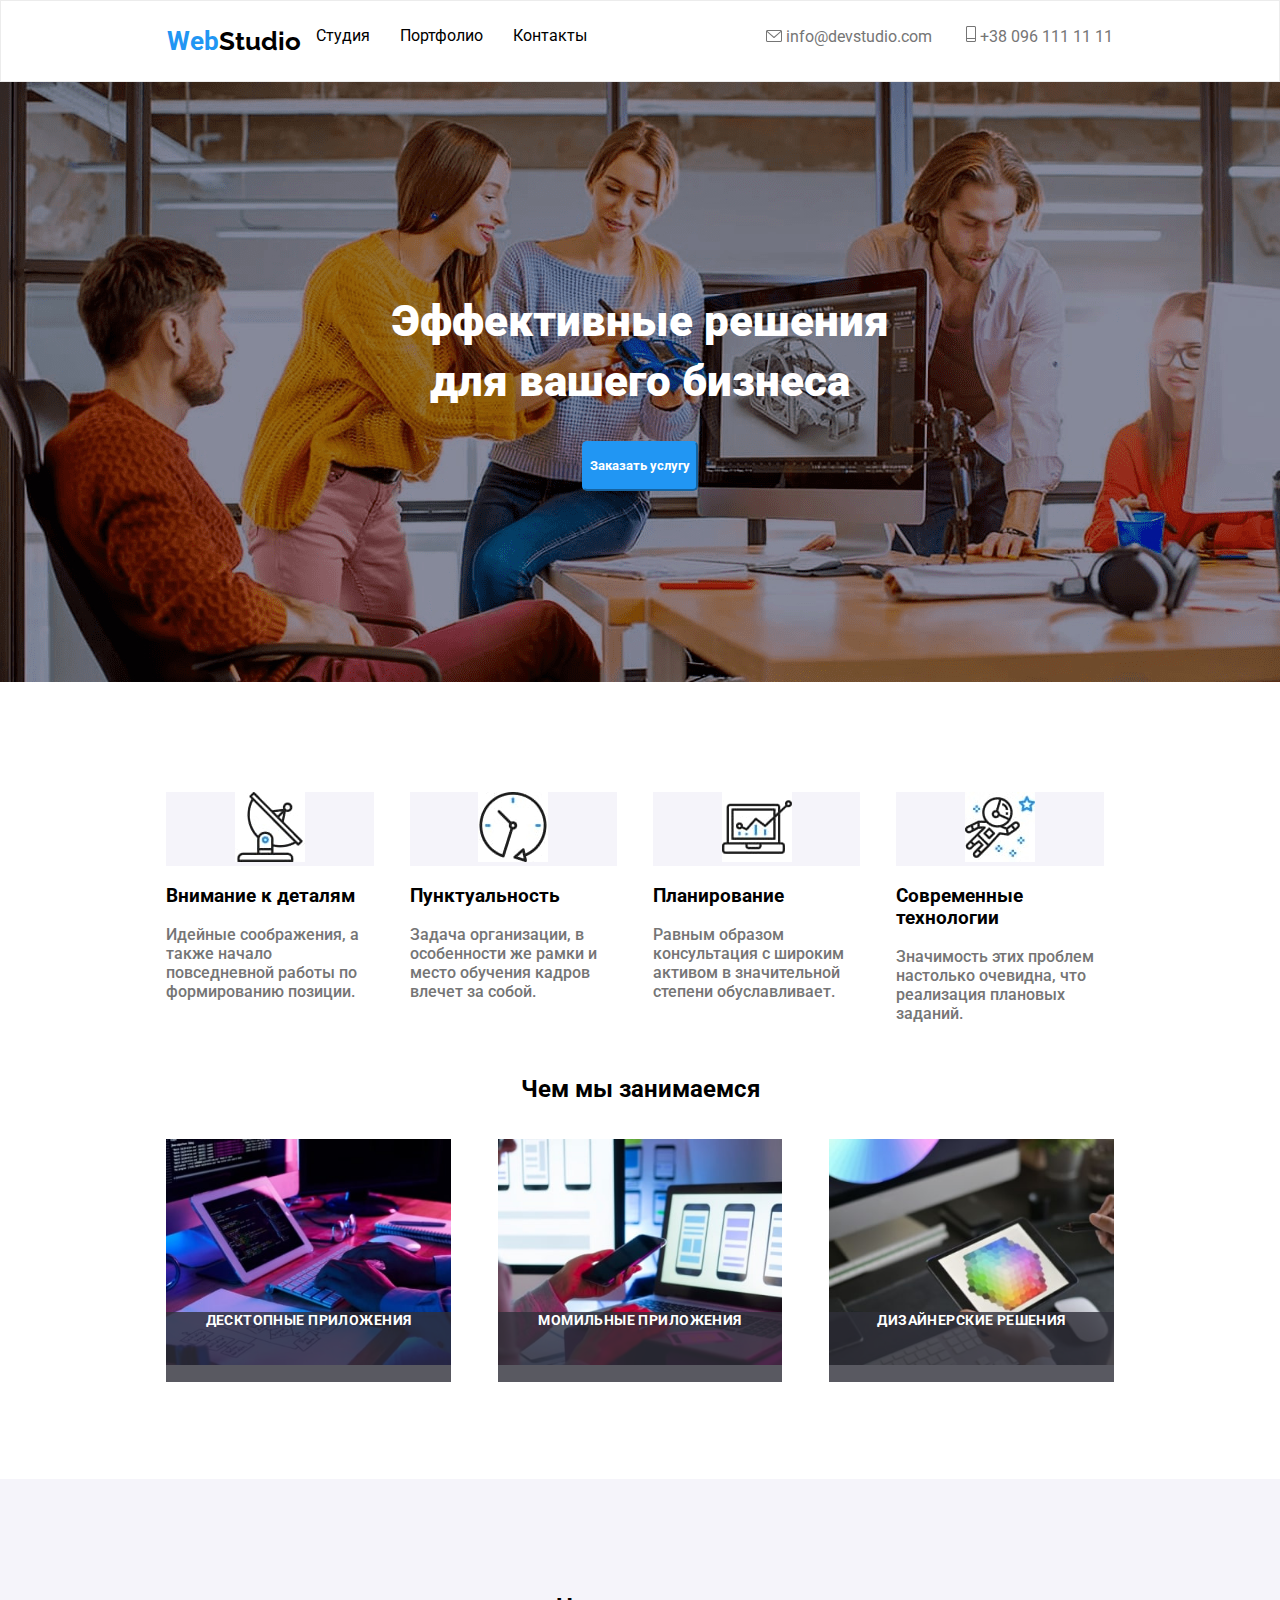
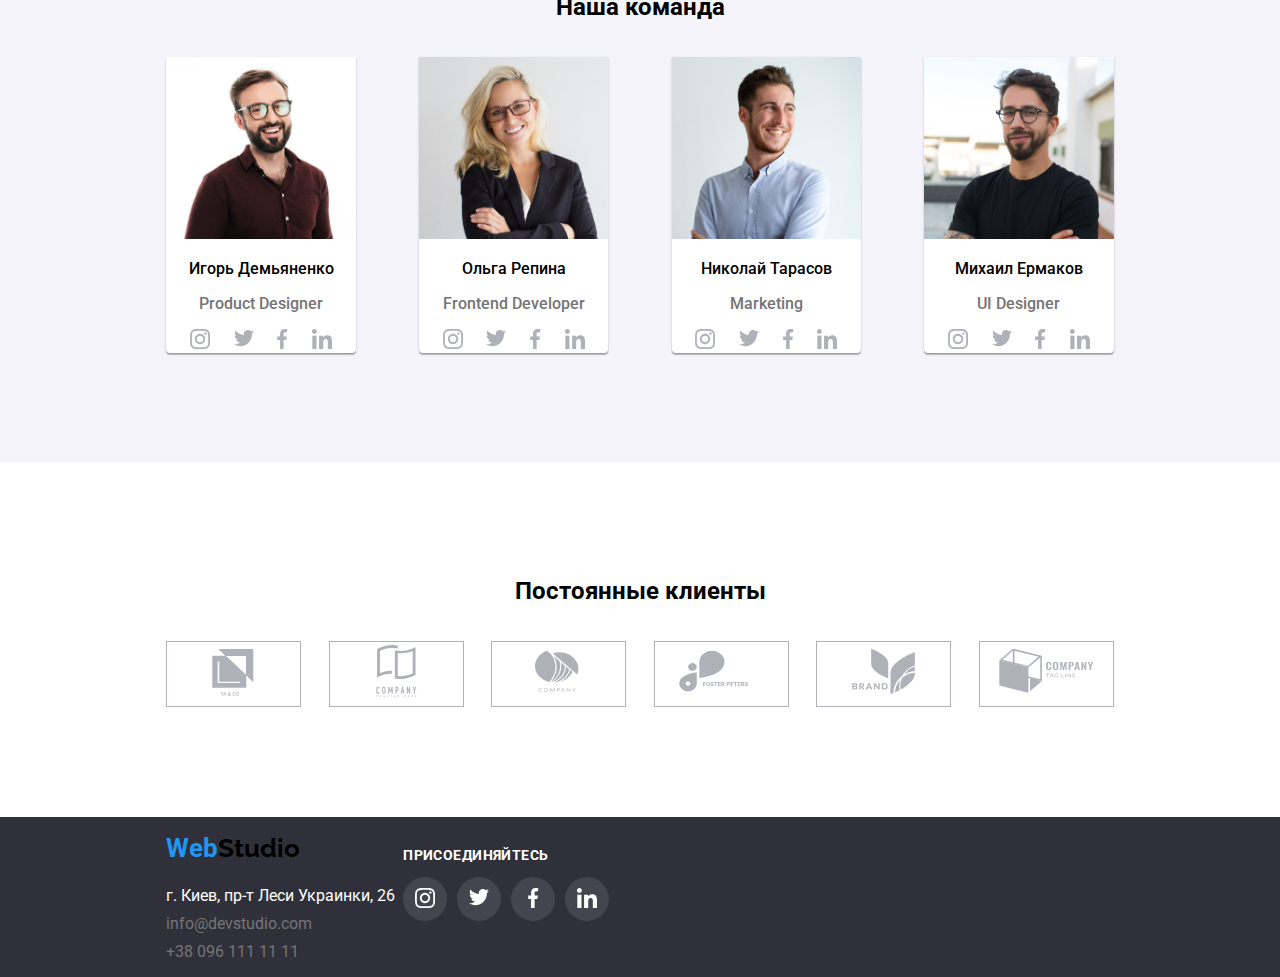
<file: homework5/index.html>
<!DOCTYPE html>
<html lang="en">
<head>
    <meta charset="UTF-8">
    <meta http-equiv="X-UA-Compatible" content="IE=edge">
    <meta name="viewport" content="width=device-width, initial-scale=1.0">
    <link rel="stylesheet" href="style-for-index.css" type="text/css">
    <link rel="preconnect" href="https://fonts.googleapis.com">
    <link rel="preconnect" href="https://fonts.gstatic.com" crossorigin>
    <link href="https://fonts.googleapis.com/css2?family=Roboto:ital,wght@0,400;0,500;0,900;1,700&display=swap" rel="stylesheet">
    <title>Document</title>
</head>
<body>
        <header>
            <div class="margin100 nav">
                <a href="#" class="main"><p class="logo inline">
                    <span class="blue">Web</span>Studio</p></a>
                <nav>
                    <ul class="menu black-text">
                        <li class="float margin-15"><a href="#">Студия</a></li>
                        <li class="float margin-15"><a href="portfolio.html">Портфолио</a></li>
                        <li class="float margin-15"><a href="#">Контакты</a></li>
                    </ul>
                </nav> 
                <ul class="inline contact">
                    <li class="list margin-right-30">
                        <a href="login.html">
                            <svg width="16" height="12" viewBox="0 0 16 12" fill="" xmlns="http://www.w3.org/2000/svg">
                            <path d="M14.5 0H1.50001C0.672854 0 0 0.672853 0 1.50001V10.5C0 11.3271 0.672854 12 1.50001 12H14.5C15.3271 12 16 11.3271 16 10.5V1.50001C16 0.672853 15.3271 0 14.5 0ZM14.5 0.999994C14.5679 0.999994 14.6325 1.01409 14.6916 1.0387L8 6.83838L1.30833 1.0387C1.36742 1.01412 1.43204 0.999994 1.49998 0.999994H14.5ZM14.5 11H1.50001C1.22414 11 0.999996 10.7759 0.999996 10.5V2.09521L7.67236 7.87792C7.76661 7.95944 7.8833 7.99999 8 7.99999C8.1167 7.99999 8.23339 7.95948 8.32764 7.87792L15 2.09521V10.5C15 10.7759 14.7759 11 14.5 11Z"/>
                            </svg>
                            info@devstudio.com
                        </a></li>
                    <li class="list">
                        <a href="+380961111111">
                            <svg width="10" height="16" viewBox="0 0 10 16" fill="none" xmlns="http://www.w3.org/2000/svg">
                            <path d="M8.5 0H1.5C0.672848 0 0 0.672848 0 1.5V14.5C0 15.3272 0.672848 16 1.5 16H8.5C9.32715 16 10 15.3272 10 14.5V1.5C10 0.672848 9.32715 0 8.5 0ZM1.5 1H8.5C8.77588 1 9 1.22412 9 1.5V12H1V1.5C1 1.22412 1.22412 1 1.5 1ZM8.5 15H1.5C1.22412 15 1 14.7759 1 14.5V13H9V14.5C9 14.7759 8.77588 15 8.5 15Z"/>
                            </svg>
                            +38 096 111 11 11
                        </a>
                    </li>
                </ul>  
            </div>             
        </header>
    <main>
        <section class="order">
            <div class="take-an-order">
                <div class="add">
                    <h1>Эффективные решения для вашего бизнеса</h1>
                    <button data-modal-open>Заказать услугу</button>
                        <div class="backdrop is-hidden" data-modal>
                            <div class="modal1">
                                <button data-modal-close >
                                    <svg width="18" height="18" viewBox="0 0 18 18" fill="none" xmlns="http://www.w3.org/2000/svg">
                                        <path d="M15 4.10786L13.8921 3L9.5 7.39214L5.10786 3L4 4.10786L8.39214 8.5L4 12.8921L5.10786 14L9.5 9.60786L13.8921 14L15 12.8921L10.6079 8.5L15 4.10786Z" fill="black"/>
                                    </svg>
                                </button>
                            </div>
                        </div>
                </div>
            </div>
        </section>
        <section>
        <div class="features margin100">
            <ul class="flex-list">
                <li class="float w23">
                    <p class="photo"><img src="images/feature1.jpg" alt="feature"></p>
                    <h3>Внимание к деталям</h3>
                    <p class="gray">Идейные соображения, а также начало повседневной работы по формированию позиции.</p>
                </li>
                <li class="float w23">
                    <p class="photo"><img src="images/feature2.jpg" alt="feature"></p>
                    <h3>Пунктуальность</h3>
                    <p class="gray">Задача организации, в особенности же рамки и место обучения кадров влечет за собой.</p>
                </li>
                <li class="float w23">
                    <p class="photo"><img src="images/feature3.jpg" alt="feature"></p>
                    <h3>Планирование</h3>
                    <p class="gray">Равным образом консультация с широким активом в значительной степени обуславливает.</p>
                </li>
                <li class="float w23">
                    <p class="photo"><img src="images/feature4.jpg" alt="feature"></p>
                    <h3>Современные технологии</h3>
                    <p class="gray">Значимость этих проблем настолько очевидна, что реализация плановых заданий.</p>
                </li>
            </ul>
        </div>
        <div class="classes margin100">
            <h2>Чем мы занимаемся</h2>
            <ul class="flex-list w100">
                <li class="float w33">
                    <div class="relative">
                        <img src="images/whatWeDo3.jpg" alt="">
                        <div class="description">ДЕСКТОПНЫЕ ПРИЛОЖЕНИЯ</div>
                    </div>
                </li>
                <li class="float w33">
                    <div class="relative">
                        <img src="images/whatWeDo.jpg" alt="">
                        <div class="description">МОМИЛЬНЫЕ ПРИЛОЖЕНИЯ</div>
                    </div>
                </li>
                <li class="float w33">
                    <div class="relative">
                        <img src="images/whatWeDo2.jpg" alt="">
                        <div class="description">ДИЗАЙНЕРСКИЕ РЕШЕНИЯ</div>
                    </div>
                </li>
            </ul>
        </div>
        </section>
        <section class="our-team margin100">
            <h2>Наша команда</h2>
            <div class="margin100">
                <ul class="flex-list w100">
                    <li class="float w20">
                        <div class="white">
                            <img src="images/ourTeam.jpg" alt="" width="100%" height="auto">
                            <p>Игорь Демьяненко</p>
                            <p class="gray">Product Designer</p>
                            <ul class="list-for-links w100">
                                <li>
                                    <a>
                                        <svg width="20" height="20" viewBox="0 0 20 20" fill="currentColor" xmlns="http://www.w3.org/2000/svg">
                                        <g clip-path="url(#clip0)">
                                        <path d="M19.9804 5.88005C19.9336 4.81738 19.7617 4.0868 19.5156 3.45374C19.2616 2.78176 18.8709 2.18014 18.359 1.68002C17.8589 1.1721 17.2533 0.777435 16.5891 0.527447C15.9524 0.281274 15.2256 0.109427 14.163 0.0625732C13.0924 0.0117516 12.7525 0 10.0371 0C7.32173 0 6.98185 0.0117516 5.91521 0.0586052C4.85253 0.105459 4.12195 0.277459 3.48904 0.523479C2.81692 0.777435 2.2153 1.16814 1.71517 1.68002C1.20726 2.18014 0.812743 2.78573 0.562603 3.44992C0.31643 4.0868 0.144583 4.81341 0.0977294 5.87609C0.0469078 6.9467 0.0351562 7.28658 0.0351562 10.002C0.0351562 12.7173 0.0469078 13.0572 0.0937614 14.1239C0.140615 15.1865 0.312615 15.9171 0.558787 16.5502C0.812743 17.2221 1.20726 17.8238 1.71517 18.3239C2.2153 18.8318 2.82088 19.2265 3.48508 19.4765C4.12195 19.7226 4.84856 19.8945 5.91139 19.9413C6.97788 19.9883 7.31791 19.9999 10.0333 19.9999C12.7487 19.9999 13.0885 19.9883 14.1552 19.9413C15.2179 19.8945 15.9484 19.7226 16.5813 19.4765C17.9254 18.9568 18.9881 17.8941 19.5078 16.5502C19.7538 15.9133 19.9258 15.1865 19.9727 14.1239C20.0195 13.0572 20.0313 12.7173 20.0313 10.002C20.0313 7.28658 20.0273 6.9467 19.9804 5.88005ZM18.1794 14.0457C18.1364 15.0225 17.9723 15.5499 17.8356 15.9015C17.4995 16.7728 16.808 17.4643 15.9367 17.8004C15.5851 17.9372 15.0538 18.1012 14.0809 18.1441C13.026 18.1911 12.7096 18.2027 10.0411 18.2027C7.37255 18.2027 7.05221 18.1911 6.00113 18.1441C5.02438 18.1012 4.49693 17.9372 4.1453 17.8004C3.71171 17.6402 3.31704 17.3862 2.9967 17.0541C2.6646 16.7298 2.41065 16.3391 2.2504 15.9055C2.11365 15.5539 1.94959 15.0225 1.90671 14.0497C1.8597 12.9948 1.8481 12.6783 1.8481 10.0097C1.8481 7.34122 1.8597 7.02087 1.90671 5.96995C1.94959 4.99319 2.11365 4.46575 2.2504 4.11412C2.41065 3.68038 2.6646 3.28586 3.00067 2.96536C3.32483 2.63327 3.71553 2.37931 4.14927 2.21921C4.5009 2.08247 5.03231 1.9184 6.0051 1.87537C7.05999 1.82851 7.37652 1.81676 10.0449 1.81676C12.7174 1.81676 13.0337 1.82851 14.0848 1.87537C15.0616 1.9184 15.589 2.08247 15.9407 2.21921C16.3742 2.37931 16.7689 2.63327 17.0893 2.96536C17.4213 3.28967 17.6753 3.68038 17.8356 4.11412C17.9723 4.46575 18.1364 4.99701 18.1794 5.96995C18.2263 7.02484 18.238 7.34122 18.238 10.0097C18.238 12.6783 18.2263 12.9908 18.1794 14.0457Z"/>
                                        <path d="M10.0371 4.8642C7.20074 4.8642 4.89941 7.16537 4.89941 10.0019C4.89941 12.8385 7.20074 15.1396 10.0371 15.1396C12.8737 15.1396 15.1749 12.8385 15.1749 10.0019C15.1749 7.16537 12.8737 4.8642 10.0371 4.8642ZM10.0371 13.3346C8.19702 13.3346 6.70442 11.8422 6.70442 10.0019C6.70442 8.16165 8.19702 6.66921 10.0371 6.66921C11.8774 6.66921 13.3698 8.16165 13.3698 10.0019C13.3698 11.8422 11.8774 13.3346 10.0371 13.3346Z"/>
                                        <path d="M16.5775 4.6611C16.5775 5.32346 16.0404 5.86052 15.3779 5.86052C14.7155 5.86052 14.1785 5.32346 14.1785 4.6611C14.1785 3.99858 14.7155 3.46167 15.3779 3.46167C16.0404 3.46167 16.5775 3.99858 16.5775 4.6611Z"/>
                                        </g>
                                        <defs>
                                        <clipPath id="clip0">
                                        <rect width="20" height="20" fill="white"/>
                                        </clipPath>
                                        </defs>
                                        </svg>
                                    </a>
                                </li>
                                <li>
                                    <a> 
                                        <svg width="20" height="18" viewBox="0 0 20 18" fill="none" xmlns="http://www.w3.org/2000/svg">
                                        <path d="M20 2.79875C19.2563 3.125 18.4637 3.34125 17.6375 3.44625C18.4875 2.93875 19.1363 2.14125 19.4412 1.18C18.6488 1.6525 17.7738 1.98625 16.8412 2.1725C16.0887 1.37125 15.0162 0.875 13.8462 0.875C11.5763 0.875 9.74875 2.7175 9.74875 4.97625C9.74875 5.30125 9.77625 5.61375 9.84375 5.91125C6.435 5.745 3.41875 4.11125 1.3925 1.6225C1.03875 2.23625 0.83125 2.93875 0.83125 3.695C0.83125 5.115 1.5625 6.37375 2.6525 7.1025C1.99375 7.09 1.3475 6.89875 0.8 6.5975C0.8 6.61 0.8 6.62625 0.8 6.6425C0.8 8.635 2.22125 10.29 4.085 10.6712C3.75125 10.7625 3.3875 10.8062 3.01 10.8062C2.7475 10.8062 2.4825 10.7913 2.23375 10.7362C2.765 12.36 4.2725 13.5538 6.065 13.5925C4.67 14.6838 2.89875 15.3412 0.98125 15.3412C0.645 15.3412 0.3225 15.3263 0 15.285C1.81625 16.4563 3.96875 17.125 6.29 17.125C13.835 17.125 17.96 10.875 17.96 5.4575C17.96 5.27625 17.9538 5.10125 17.945 4.9275C18.7588 4.35 19.4425 3.62875 20 2.79875Z"/>
                                        </svg>                                            
                                    </a>
                                </li>
                                <li>
                                    <a>
                                        <svg width="11" height="20" viewBox="0 0 11 20" fill="none" xmlns="http://www.w3.org/2000/svg">
                                            <path d="M8.33088 3.32083H10.1567V0.140833C9.84172 0.0975 8.75839 0 7.49672 0C4.86422 0 3.06088 1.65583 3.06088 4.69917V7.5H0.155884V11.055H3.06088V20H6.62255V11.0558H9.41005L9.85255 7.50083H6.62172V5.05167C6.62255 4.02417 6.89922 3.32083 8.33088 3.32083Z"/>
                                        </svg>       
                                    </a>
                                </li>
                                <li>
                                    <a>
                                        <svg width="20" height="20" viewBox="0 0 20 20" fill="none" xmlns="http://www.w3.org/2000/svg">
                                            <g clip-path="url(#clip0)">
                                            <path d="M19.9951 20V19.9992H20.0001V12.6642C20.0001 9.07587 19.2276 6.31171 15.0326 6.31171C13.0159 6.31171 11.6626 7.41837 11.1101 8.46754H11.0517V6.64671H7.07422V19.9992H11.2159V13.3875C11.2159 11.6467 11.5459 9.96337 13.7017 9.96337C15.8259 9.96337 15.8576 11.95 15.8576 13.4992V20H19.9951Z"/>
                                            <path d="M0.329956 6.64746H4.47662V20H0.329956V6.64746Z"/>
                                            <path d="M2.40167 0C1.07583 0 0 1.07583 0 2.40167C0 3.7275 1.07583 4.82583 2.40167 4.82583C3.7275 4.82583 4.80333 3.7275 4.80333 2.40167C4.8025 1.07583 3.72667 0 2.40167 0V0Z"/>
                                            </g>
                                            <defs>
                                            <clipPath id="clip0">
                                            <rect width="20" height="20" fill="white"/>
                                            </clipPath>
                                            </defs>
                                            </svg>                                            
                                    </a>
                                </li>
                            </ul>
                        </div>
                    </li>
                    <li class="flex-float w20">                        
                        <div class="white">
                            <img src="images/ourTeam2.jpg" alt="" width="100%" height="auto">
                            <p>Ольга Репина</p>
                            <p class="gray">Frontend Developer</p>
                            <ul class="list-for-links w100">
                                <li>
                                    <a>
                                        <svg width="20" height="20" viewBox="0 0 20 20" fill="currentColor" xmlns="http://www.w3.org/2000/svg">
                                        <g clip-path="url(#clip0)">
                                        <path d="M19.9804 5.88005C19.9336 4.81738 19.7617 4.0868 19.5156 3.45374C19.2616 2.78176 18.8709 2.18014 18.359 1.68002C17.8589 1.1721 17.2533 0.777435 16.5891 0.527447C15.9524 0.281274 15.2256 0.109427 14.163 0.0625732C13.0924 0.0117516 12.7525 0 10.0371 0C7.32173 0 6.98185 0.0117516 5.91521 0.0586052C4.85253 0.105459 4.12195 0.277459 3.48904 0.523479C2.81692 0.777435 2.2153 1.16814 1.71517 1.68002C1.20726 2.18014 0.812743 2.78573 0.562603 3.44992C0.31643 4.0868 0.144583 4.81341 0.0977294 5.87609C0.0469078 6.9467 0.0351562 7.28658 0.0351562 10.002C0.0351562 12.7173 0.0469078 13.0572 0.0937614 14.1239C0.140615 15.1865 0.312615 15.9171 0.558787 16.5502C0.812743 17.2221 1.20726 17.8238 1.71517 18.3239C2.2153 18.8318 2.82088 19.2265 3.48508 19.4765C4.12195 19.7226 4.84856 19.8945 5.91139 19.9413C6.97788 19.9883 7.31791 19.9999 10.0333 19.9999C12.7487 19.9999 13.0885 19.9883 14.1552 19.9413C15.2179 19.8945 15.9484 19.7226 16.5813 19.4765C17.9254 18.9568 18.9881 17.8941 19.5078 16.5502C19.7538 15.9133 19.9258 15.1865 19.9727 14.1239C20.0195 13.0572 20.0313 12.7173 20.0313 10.002C20.0313 7.28658 20.0273 6.9467 19.9804 5.88005ZM18.1794 14.0457C18.1364 15.0225 17.9723 15.5499 17.8356 15.9015C17.4995 16.7728 16.808 17.4643 15.9367 17.8004C15.5851 17.9372 15.0538 18.1012 14.0809 18.1441C13.026 18.1911 12.7096 18.2027 10.0411 18.2027C7.37255 18.2027 7.05221 18.1911 6.00113 18.1441C5.02438 18.1012 4.49693 17.9372 4.1453 17.8004C3.71171 17.6402 3.31704 17.3862 2.9967 17.0541C2.6646 16.7298 2.41065 16.3391 2.2504 15.9055C2.11365 15.5539 1.94959 15.0225 1.90671 14.0497C1.8597 12.9948 1.8481 12.6783 1.8481 10.0097C1.8481 7.34122 1.8597 7.02087 1.90671 5.96995C1.94959 4.99319 2.11365 4.46575 2.2504 4.11412C2.41065 3.68038 2.6646 3.28586 3.00067 2.96536C3.32483 2.63327 3.71553 2.37931 4.14927 2.21921C4.5009 2.08247 5.03231 1.9184 6.0051 1.87537C7.05999 1.82851 7.37652 1.81676 10.0449 1.81676C12.7174 1.81676 13.0337 1.82851 14.0848 1.87537C15.0616 1.9184 15.589 2.08247 15.9407 2.21921C16.3742 2.37931 16.7689 2.63327 17.0893 2.96536C17.4213 3.28967 17.6753 3.68038 17.8356 4.11412C17.9723 4.46575 18.1364 4.99701 18.1794 5.96995C18.2263 7.02484 18.238 7.34122 18.238 10.0097C18.238 12.6783 18.2263 12.9908 18.1794 14.0457Z"/>
                                        <path d="M10.0371 4.8642C7.20074 4.8642 4.89941 7.16537 4.89941 10.0019C4.89941 12.8385 7.20074 15.1396 10.0371 15.1396C12.8737 15.1396 15.1749 12.8385 15.1749 10.0019C15.1749 7.16537 12.8737 4.8642 10.0371 4.8642ZM10.0371 13.3346C8.19702 13.3346 6.70442 11.8422 6.70442 10.0019C6.70442 8.16165 8.19702 6.66921 10.0371 6.66921C11.8774 6.66921 13.3698 8.16165 13.3698 10.0019C13.3698 11.8422 11.8774 13.3346 10.0371 13.3346Z"/>
                                        <path d="M16.5775 4.6611C16.5775 5.32346 16.0404 5.86052 15.3779 5.86052C14.7155 5.86052 14.1785 5.32346 14.1785 4.6611C14.1785 3.99858 14.7155 3.46167 15.3779 3.46167C16.0404 3.46167 16.5775 3.99858 16.5775 4.6611Z"/>
                                        </g>
                                        <defs>
                                        <clipPath id="clip0">
                                        <rect width="20" height="20" fill="white"/>
                                        </clipPath>
                                        </defs>
                                        </svg>
                                    </a>
                                </li>
                                <li>
                                    <a> 
                                        <svg width="20" height="18" viewBox="0 0 20 18" fill="none" xmlns="http://www.w3.org/2000/svg">
                                        <path d="M20 2.79875C19.2563 3.125 18.4637 3.34125 17.6375 3.44625C18.4875 2.93875 19.1363 2.14125 19.4412 1.18C18.6488 1.6525 17.7738 1.98625 16.8412 2.1725C16.0887 1.37125 15.0162 0.875 13.8462 0.875C11.5763 0.875 9.74875 2.7175 9.74875 4.97625C9.74875 5.30125 9.77625 5.61375 9.84375 5.91125C6.435 5.745 3.41875 4.11125 1.3925 1.6225C1.03875 2.23625 0.83125 2.93875 0.83125 3.695C0.83125 5.115 1.5625 6.37375 2.6525 7.1025C1.99375 7.09 1.3475 6.89875 0.8 6.5975C0.8 6.61 0.8 6.62625 0.8 6.6425C0.8 8.635 2.22125 10.29 4.085 10.6712C3.75125 10.7625 3.3875 10.8062 3.01 10.8062C2.7475 10.8062 2.4825 10.7913 2.23375 10.7362C2.765 12.36 4.2725 13.5538 6.065 13.5925C4.67 14.6838 2.89875 15.3412 0.98125 15.3412C0.645 15.3412 0.3225 15.3263 0 15.285C1.81625 16.4563 3.96875 17.125 6.29 17.125C13.835 17.125 17.96 10.875 17.96 5.4575C17.96 5.27625 17.9538 5.10125 17.945 4.9275C18.7588 4.35 19.4425 3.62875 20 2.79875Z"/>
                                        </svg>                                            
                                    </a>
                                </li>
                                <li>
                                    <a>
                                        <svg width="11" height="20" viewBox="0 0 11 20" fill="none" xmlns="http://www.w3.org/2000/svg">
                                            <path d="M8.33088 3.32083H10.1567V0.140833C9.84172 0.0975 8.75839 0 7.49672 0C4.86422 0 3.06088 1.65583 3.06088 4.69917V7.5H0.155884V11.055H3.06088V20H6.62255V11.0558H9.41005L9.85255 7.50083H6.62172V5.05167C6.62255 4.02417 6.89922 3.32083 8.33088 3.32083Z"/>
                                        </svg>       
                                    </a>
                                </li>
                                <li>
                                    <a>
                                        <svg width="20" height="20" viewBox="0 0 20 20" fill="none" xmlns="http://www.w3.org/2000/svg">
                                            <g clip-path="url(#clip0)">
                                            <path d="M19.9951 20V19.9992H20.0001V12.6642C20.0001 9.07587 19.2276 6.31171 15.0326 6.31171C13.0159 6.31171 11.6626 7.41837 11.1101 8.46754H11.0517V6.64671H7.07422V19.9992H11.2159V13.3875C11.2159 11.6467 11.5459 9.96337 13.7017 9.96337C15.8259 9.96337 15.8576 11.95 15.8576 13.4992V20H19.9951Z"/>
                                            <path d="M0.329956 6.64746H4.47662V20H0.329956V6.64746Z"/>
                                            <path d="M2.40167 0C1.07583 0 0 1.07583 0 2.40167C0 3.7275 1.07583 4.82583 2.40167 4.82583C3.7275 4.82583 4.80333 3.7275 4.80333 2.40167C4.8025 1.07583 3.72667 0 2.40167 0V0Z"/>
                                            </g>
                                            <defs>
                                            <clipPath id="clip0">
                                            <rect width="20" height="20" fill="white"/>
                                            </clipPath>
                                            </defs>
                                            </svg>                                            
                                    </a>
                                </li>
                            </ul>
                        </div>
                    </li>
                    <li class="flex-float w20">
                        <div class="white">
                            <img src="images/ourTeam3.jpg" alt="" width="100%" height="auto">
                            <p>Николай Тарасов</p>
                            <p class="gray">Marketing</p>
                            <ul class="list-for-links w100">
                                <li>
                                    <a>
                                        <svg width="20" height="20" viewBox="0 0 20 20" fill="currentColor" xmlns="http://www.w3.org/2000/svg">
                                        <g clip-path="url(#clip0)">
                                        <path d="M19.9804 5.88005C19.9336 4.81738 19.7617 4.0868 19.5156 3.45374C19.2616 2.78176 18.8709 2.18014 18.359 1.68002C17.8589 1.1721 17.2533 0.777435 16.5891 0.527447C15.9524 0.281274 15.2256 0.109427 14.163 0.0625732C13.0924 0.0117516 12.7525 0 10.0371 0C7.32173 0 6.98185 0.0117516 5.91521 0.0586052C4.85253 0.105459 4.12195 0.277459 3.48904 0.523479C2.81692 0.777435 2.2153 1.16814 1.71517 1.68002C1.20726 2.18014 0.812743 2.78573 0.562603 3.44992C0.31643 4.0868 0.144583 4.81341 0.0977294 5.87609C0.0469078 6.9467 0.0351562 7.28658 0.0351562 10.002C0.0351562 12.7173 0.0469078 13.0572 0.0937614 14.1239C0.140615 15.1865 0.312615 15.9171 0.558787 16.5502C0.812743 17.2221 1.20726 17.8238 1.71517 18.3239C2.2153 18.8318 2.82088 19.2265 3.48508 19.4765C4.12195 19.7226 4.84856 19.8945 5.91139 19.9413C6.97788 19.9883 7.31791 19.9999 10.0333 19.9999C12.7487 19.9999 13.0885 19.9883 14.1552 19.9413C15.2179 19.8945 15.9484 19.7226 16.5813 19.4765C17.9254 18.9568 18.9881 17.8941 19.5078 16.5502C19.7538 15.9133 19.9258 15.1865 19.9727 14.1239C20.0195 13.0572 20.0313 12.7173 20.0313 10.002C20.0313 7.28658 20.0273 6.9467 19.9804 5.88005ZM18.1794 14.0457C18.1364 15.0225 17.9723 15.5499 17.8356 15.9015C17.4995 16.7728 16.808 17.4643 15.9367 17.8004C15.5851 17.9372 15.0538 18.1012 14.0809 18.1441C13.026 18.1911 12.7096 18.2027 10.0411 18.2027C7.37255 18.2027 7.05221 18.1911 6.00113 18.1441C5.02438 18.1012 4.49693 17.9372 4.1453 17.8004C3.71171 17.6402 3.31704 17.3862 2.9967 17.0541C2.6646 16.7298 2.41065 16.3391 2.2504 15.9055C2.11365 15.5539 1.94959 15.0225 1.90671 14.0497C1.8597 12.9948 1.8481 12.6783 1.8481 10.0097C1.8481 7.34122 1.8597 7.02087 1.90671 5.96995C1.94959 4.99319 2.11365 4.46575 2.2504 4.11412C2.41065 3.68038 2.6646 3.28586 3.00067 2.96536C3.32483 2.63327 3.71553 2.37931 4.14927 2.21921C4.5009 2.08247 5.03231 1.9184 6.0051 1.87537C7.05999 1.82851 7.37652 1.81676 10.0449 1.81676C12.7174 1.81676 13.0337 1.82851 14.0848 1.87537C15.0616 1.9184 15.589 2.08247 15.9407 2.21921C16.3742 2.37931 16.7689 2.63327 17.0893 2.96536C17.4213 3.28967 17.6753 3.68038 17.8356 4.11412C17.9723 4.46575 18.1364 4.99701 18.1794 5.96995C18.2263 7.02484 18.238 7.34122 18.238 10.0097C18.238 12.6783 18.2263 12.9908 18.1794 14.0457Z"/>
                                        <path d="M10.0371 4.8642C7.20074 4.8642 4.89941 7.16537 4.89941 10.0019C4.89941 12.8385 7.20074 15.1396 10.0371 15.1396C12.8737 15.1396 15.1749 12.8385 15.1749 10.0019C15.1749 7.16537 12.8737 4.8642 10.0371 4.8642ZM10.0371 13.3346C8.19702 13.3346 6.70442 11.8422 6.70442 10.0019C6.70442 8.16165 8.19702 6.66921 10.0371 6.66921C11.8774 6.66921 13.3698 8.16165 13.3698 10.0019C13.3698 11.8422 11.8774 13.3346 10.0371 13.3346Z"/>
                                        <path d="M16.5775 4.6611C16.5775 5.32346 16.0404 5.86052 15.3779 5.86052C14.7155 5.86052 14.1785 5.32346 14.1785 4.6611C14.1785 3.99858 14.7155 3.46167 15.3779 3.46167C16.0404 3.46167 16.5775 3.99858 16.5775 4.6611Z"/>
                                        </g>
                                        <defs>
                                        <clipPath id="clip0">
                                        <rect width="20" height="20" fill="white"/>
                                        </clipPath>
                                        </defs>
                                        </svg>
                                    </a>
                                </li>
                                <li>
                                    <a> 
                                        <svg width="20" height="18" viewBox="0 0 20 18" fill="none" xmlns="http://www.w3.org/2000/svg">
                                        <path d="M20 2.79875C19.2563 3.125 18.4637 3.34125 17.6375 3.44625C18.4875 2.93875 19.1363 2.14125 19.4412 1.18C18.6488 1.6525 17.7738 1.98625 16.8412 2.1725C16.0887 1.37125 15.0162 0.875 13.8462 0.875C11.5763 0.875 9.74875 2.7175 9.74875 4.97625C9.74875 5.30125 9.77625 5.61375 9.84375 5.91125C6.435 5.745 3.41875 4.11125 1.3925 1.6225C1.03875 2.23625 0.83125 2.93875 0.83125 3.695C0.83125 5.115 1.5625 6.37375 2.6525 7.1025C1.99375 7.09 1.3475 6.89875 0.8 6.5975C0.8 6.61 0.8 6.62625 0.8 6.6425C0.8 8.635 2.22125 10.29 4.085 10.6712C3.75125 10.7625 3.3875 10.8062 3.01 10.8062C2.7475 10.8062 2.4825 10.7913 2.23375 10.7362C2.765 12.36 4.2725 13.5538 6.065 13.5925C4.67 14.6838 2.89875 15.3412 0.98125 15.3412C0.645 15.3412 0.3225 15.3263 0 15.285C1.81625 16.4563 3.96875 17.125 6.29 17.125C13.835 17.125 17.96 10.875 17.96 5.4575C17.96 5.27625 17.9538 5.10125 17.945 4.9275C18.7588 4.35 19.4425 3.62875 20 2.79875Z"/>
                                        </svg>                                            
                                    </a>
                                </li>
                                <li>
                                    <a>
                                        <svg width="11" height="20" viewBox="0 0 11 20" fill="none" xmlns="http://www.w3.org/2000/svg">
                                            <path d="M8.33088 3.32083H10.1567V0.140833C9.84172 0.0975 8.75839 0 7.49672 0C4.86422 0 3.06088 1.65583 3.06088 4.69917V7.5H0.155884V11.055H3.06088V20H6.62255V11.0558H9.41005L9.85255 7.50083H6.62172V5.05167C6.62255 4.02417 6.89922 3.32083 8.33088 3.32083Z"/>
                                        </svg>       
                                    </a>
                                </li>
                                <li>
                                    <a>
                                        <svg width="20" height="20" viewBox="0 0 20 20" fill="none" xmlns="http://www.w3.org/2000/svg">
                                            <g clip-path="url(#clip0)">
                                            <path d="M19.9951 20V19.9992H20.0001V12.6642C20.0001 9.07587 19.2276 6.31171 15.0326 6.31171C13.0159 6.31171 11.6626 7.41837 11.1101 8.46754H11.0517V6.64671H7.07422V19.9992H11.2159V13.3875C11.2159 11.6467 11.5459 9.96337 13.7017 9.96337C15.8259 9.96337 15.8576 11.95 15.8576 13.4992V20H19.9951Z"/>
                                            <path d="M0.329956 6.64746H4.47662V20H0.329956V6.64746Z"/>
                                            <path d="M2.40167 0C1.07583 0 0 1.07583 0 2.40167C0 3.7275 1.07583 4.82583 2.40167 4.82583C3.7275 4.82583 4.80333 3.7275 4.80333 2.40167C4.8025 1.07583 3.72667 0 2.40167 0V0Z"/>
                                            </g>
                                            <defs>
                                            <clipPath id="clip0">
                                            <rect width="20" height="20" fill="white"/>
                                            </clipPath>
                                            </defs>
                                            </svg>                                            
                                    </a>
                                </li>
                            </ul>
                        </div>
                    </li>
                    <li class="flex-float w20">
                        <div class="white">
                            <img src="images/ourTeam4.jpg" alt="" width="100%" height="auto">
                            <p>Михаил Ермаков</p>
                            <p class="gray">UI Designer</p>
                            <ul class="list-for-links w100">
                                <li>
                                    <a>
                                        <svg width="20" height="20" viewBox="0 0 20 20" fill="currentColor" xmlns="http://www.w3.org/2000/svg">
                                        <g clip-path="url(#clip0)">
                                        <path d="M19.9804 5.88005C19.9336 4.81738 19.7617 4.0868 19.5156 3.45374C19.2616 2.78176 18.8709 2.18014 18.359 1.68002C17.8589 1.1721 17.2533 0.777435 16.5891 0.527447C15.9524 0.281274 15.2256 0.109427 14.163 0.0625732C13.0924 0.0117516 12.7525 0 10.0371 0C7.32173 0 6.98185 0.0117516 5.91521 0.0586052C4.85253 0.105459 4.12195 0.277459 3.48904 0.523479C2.81692 0.777435 2.2153 1.16814 1.71517 1.68002C1.20726 2.18014 0.812743 2.78573 0.562603 3.44992C0.31643 4.0868 0.144583 4.81341 0.0977294 5.87609C0.0469078 6.9467 0.0351562 7.28658 0.0351562 10.002C0.0351562 12.7173 0.0469078 13.0572 0.0937614 14.1239C0.140615 15.1865 0.312615 15.9171 0.558787 16.5502C0.812743 17.2221 1.20726 17.8238 1.71517 18.3239C2.2153 18.8318 2.82088 19.2265 3.48508 19.4765C4.12195 19.7226 4.84856 19.8945 5.91139 19.9413C6.97788 19.9883 7.31791 19.9999 10.0333 19.9999C12.7487 19.9999 13.0885 19.9883 14.1552 19.9413C15.2179 19.8945 15.9484 19.7226 16.5813 19.4765C17.9254 18.9568 18.9881 17.8941 19.5078 16.5502C19.7538 15.9133 19.9258 15.1865 19.9727 14.1239C20.0195 13.0572 20.0313 12.7173 20.0313 10.002C20.0313 7.28658 20.0273 6.9467 19.9804 5.88005ZM18.1794 14.0457C18.1364 15.0225 17.9723 15.5499 17.8356 15.9015C17.4995 16.7728 16.808 17.4643 15.9367 17.8004C15.5851 17.9372 15.0538 18.1012 14.0809 18.1441C13.026 18.1911 12.7096 18.2027 10.0411 18.2027C7.37255 18.2027 7.05221 18.1911 6.00113 18.1441C5.02438 18.1012 4.49693 17.9372 4.1453 17.8004C3.71171 17.6402 3.31704 17.3862 2.9967 17.0541C2.6646 16.7298 2.41065 16.3391 2.2504 15.9055C2.11365 15.5539 1.94959 15.0225 1.90671 14.0497C1.8597 12.9948 1.8481 12.6783 1.8481 10.0097C1.8481 7.34122 1.8597 7.02087 1.90671 5.96995C1.94959 4.99319 2.11365 4.46575 2.2504 4.11412C2.41065 3.68038 2.6646 3.28586 3.00067 2.96536C3.32483 2.63327 3.71553 2.37931 4.14927 2.21921C4.5009 2.08247 5.03231 1.9184 6.0051 1.87537C7.05999 1.82851 7.37652 1.81676 10.0449 1.81676C12.7174 1.81676 13.0337 1.82851 14.0848 1.87537C15.0616 1.9184 15.589 2.08247 15.9407 2.21921C16.3742 2.37931 16.7689 2.63327 17.0893 2.96536C17.4213 3.28967 17.6753 3.68038 17.8356 4.11412C17.9723 4.46575 18.1364 4.99701 18.1794 5.96995C18.2263 7.02484 18.238 7.34122 18.238 10.0097C18.238 12.6783 18.2263 12.9908 18.1794 14.0457Z"/>
                                        <path d="M10.0371 4.8642C7.20074 4.8642 4.89941 7.16537 4.89941 10.0019C4.89941 12.8385 7.20074 15.1396 10.0371 15.1396C12.8737 15.1396 15.1749 12.8385 15.1749 10.0019C15.1749 7.16537 12.8737 4.8642 10.0371 4.8642ZM10.0371 13.3346C8.19702 13.3346 6.70442 11.8422 6.70442 10.0019C6.70442 8.16165 8.19702 6.66921 10.0371 6.66921C11.8774 6.66921 13.3698 8.16165 13.3698 10.0019C13.3698 11.8422 11.8774 13.3346 10.0371 13.3346Z"/>
                                        <path d="M16.5775 4.6611C16.5775 5.32346 16.0404 5.86052 15.3779 5.86052C14.7155 5.86052 14.1785 5.32346 14.1785 4.6611C14.1785 3.99858 14.7155 3.46167 15.3779 3.46167C16.0404 3.46167 16.5775 3.99858 16.5775 4.6611Z"/>
                                        </g>
                                        <defs>
                                        <clipPath id="clip0">
                                        <rect width="20" height="20" fill="white"/>
                                        </clipPath>
                                        </defs>
                                        </svg>
                                    </a>
                                </li>
                                <li>
                                    <a> 
                                        <svg width="20" height="18" viewBox="0 0 20 18" fill="none" xmlns="http://www.w3.org/2000/svg">
                                        <path d="M20 2.79875C19.2563 3.125 18.4637 3.34125 17.6375 3.44625C18.4875 2.93875 19.1363 2.14125 19.4412 1.18C18.6488 1.6525 17.7738 1.98625 16.8412 2.1725C16.0887 1.37125 15.0162 0.875 13.8462 0.875C11.5763 0.875 9.74875 2.7175 9.74875 4.97625C9.74875 5.30125 9.77625 5.61375 9.84375 5.91125C6.435 5.745 3.41875 4.11125 1.3925 1.6225C1.03875 2.23625 0.83125 2.93875 0.83125 3.695C0.83125 5.115 1.5625 6.37375 2.6525 7.1025C1.99375 7.09 1.3475 6.89875 0.8 6.5975C0.8 6.61 0.8 6.62625 0.8 6.6425C0.8 8.635 2.22125 10.29 4.085 10.6712C3.75125 10.7625 3.3875 10.8062 3.01 10.8062C2.7475 10.8062 2.4825 10.7913 2.23375 10.7362C2.765 12.36 4.2725 13.5538 6.065 13.5925C4.67 14.6838 2.89875 15.3412 0.98125 15.3412C0.645 15.3412 0.3225 15.3263 0 15.285C1.81625 16.4563 3.96875 17.125 6.29 17.125C13.835 17.125 17.96 10.875 17.96 5.4575C17.96 5.27625 17.9538 5.10125 17.945 4.9275C18.7588 4.35 19.4425 3.62875 20 2.79875Z"/>
                                        </svg>                                            
                                    </a>
                                </li>
                                <li>
                                    <a>
                                        <svg width="11" height="20" viewBox="0 0 11 20" fill="none" xmlns="http://www.w3.org/2000/svg">
                                            <path d="M8.33088 3.32083H10.1567V0.140833C9.84172 0.0975 8.75839 0 7.49672 0C4.86422 0 3.06088 1.65583 3.06088 4.69917V7.5H0.155884V11.055H3.06088V20H6.62255V11.0558H9.41005L9.85255 7.50083H6.62172V5.05167C6.62255 4.02417 6.89922 3.32083 8.33088 3.32083Z"/>
                                        </svg>       
                                    </a>
                                </li>
                                <li>
                                    <a>
                                        <svg width="20" height="20" viewBox="0 0 20 20" fill="none" xmlns="http://www.w3.org/2000/svg">
                                            <g clip-path="url(#clip0)">
                                            <path d="M19.9951 20V19.9992H20.0001V12.6642C20.0001 9.07587 19.2276 6.31171 15.0326 6.31171C13.0159 6.31171 11.6626 7.41837 11.1101 8.46754H11.0517V6.64671H7.07422V19.9992H11.2159V13.3875C11.2159 11.6467 11.5459 9.96337 13.7017 9.96337C15.8259 9.96337 15.8576 11.95 15.8576 13.4992V20H19.9951Z"/>
                                            <path d="M0.329956 6.64746H4.47662V20H0.329956V6.64746Z"/>
                                            <path d="M2.40167 0C1.07583 0 0 1.07583 0 2.40167C0 3.7275 1.07583 4.82583 2.40167 4.82583C3.7275 4.82583 4.80333 3.7275 4.80333 2.40167C4.8025 1.07583 3.72667 0 2.40167 0V0Z"/>
                                            </g>
                                            <defs>
                                            <clipPath id="clip0">
                                            <rect width="20" height="20" fill="white"/>
                                            </clipPath>
                                            </defs>
                                            </svg>                                            
                                    </a>
                                </li>
                            </ul>
                        </div>
                    </li>
                </ul>
            </div>
        </section>
        <section class="clients margin100">
            <h2>Постоянные клиенты</h2>
            <ul class="flex-list inline">
                <li class="w14"><a href="#" class="w100">
                    <svg width="106" height="60" viewBox="0 0 106 60" fill="none" xmlns="http://www.w3.org/2000/svg" class="w100">
                        <path fill-rule="evenodd" clip-rule="evenodd" d="M38 7L45.0078 13.6341L32 13.6265V45.8137H66V33.507L73 40.1338V7H38ZM65.6924 32.7283L45.8226 13.918H65.6924V32.7283ZM59.5231 41.1055H37.3801V19.4579H38.9453V39.6397H59.5231V41.1055ZM42.6089 50.0991L41.791 51.7837L40.9731 50.0991H40.2871L41.481 52.3452V53.6538H42.1011V52.3452L43.2925 50.0991H42.6089ZM43.6367 53.6538L43.9248 52.8262H45.3018L45.5923 53.6538H46.2368L44.8916 50.0991H44.3374L42.9946 53.6538H43.6367ZM44.6133 50.8535L45.1284 52.3281H44.0981L44.6133 50.8535ZM47.8701 52.2427C47.7806 52.3794 47.7358 52.5299 47.7358 52.6943C47.7358 52.9938 47.8408 53.2371 48.0508 53.4243C48.2624 53.6099 48.5439 53.7026 48.8955 53.7026C49.2471 53.7026 49.5498 53.6074 49.8037 53.417L50.0039 53.6538H50.6924L50.1699 53.0361C50.375 52.7562 50.4775 52.3973 50.4775 51.9595H49.9624C49.9624 52.1987 49.9128 52.416 49.8135 52.6113L49.1274 51.8008L49.3691 51.625C49.54 51.5013 49.6629 51.3776 49.7378 51.2539C49.8127 51.1286 49.8501 50.9919 49.8501 50.8438C49.8501 50.6191 49.7671 50.4312 49.6011 50.2798C49.4367 50.1268 49.2251 50.0503 48.9663 50.0503C48.6798 50.0503 48.452 50.1317 48.2827 50.2944C48.1134 50.4556 48.0288 50.6753 48.0288 50.9536C48.0288 51.0675 48.0557 51.1855 48.1094 51.3076C48.1647 51.4297 48.2616 51.5778 48.3999 51.752C48.1362 51.9408 47.9596 52.1043 47.8701 52.2427ZM49.4741 53.0288C49.3 53.1623 49.1128 53.229 48.9126 53.229C48.7352 53.229 48.5936 53.1777 48.4878 53.0752C48.382 52.9727 48.3291 52.8392 48.3291 52.6748C48.3291 52.4844 48.4268 52.3151 48.6221 52.167L48.6978 52.1133L49.4741 53.0288ZM48.8369 51.4541C48.6693 51.2474 48.5854 51.0757 48.5854 50.939C48.5854 50.8201 48.6196 50.7217 48.688 50.6436C48.7563 50.5654 48.8483 50.5264 48.9639 50.5264C49.0713 50.5264 49.16 50.5597 49.23 50.6265C49.3 50.6916 49.335 50.7705 49.335 50.8633C49.335 51.0033 49.2845 51.118 49.1836 51.2075L49.1079 51.2686L48.8369 51.4541ZM54.623 53.3853C54.8672 53.172 55.0072 52.8758 55.043 52.4966H54.4277C54.3952 52.7505 54.3179 52.932 54.1958 53.041C54.0737 53.1501 53.8914 53.2046 53.6489 53.2046C53.3836 53.2046 53.1818 53.1037 53.0435 52.9019C52.9067 52.7 52.8384 52.4071 52.8384 52.0229V51.708C52.8416 51.3288 52.9149 51.0415 53.0581 50.8462C53.203 50.6493 53.4097 50.5508 53.6782 50.5508C53.9093 50.5508 54.0843 50.6077 54.2031 50.7217C54.3236 50.834 54.3984 51.0179 54.4277 51.2734H55.043C55.0039 50.8844 54.8647 50.5833 54.6255 50.3701C54.3862 50.1569 54.0705 50.0503 53.6782 50.0503C53.3869 50.0503 53.1297 50.1195 52.9067 50.2578C52.6854 50.3962 52.5153 50.5931 52.3965 50.8486C52.2777 51.1042 52.2183 51.3996 52.2183 51.7349V52.0669C52.2231 52.394 52.2842 52.6813 52.4014 52.9287C52.5186 53.1761 52.6846 53.3674 52.8994 53.5024C53.1159 53.6359 53.3657 53.7026 53.6489 53.7026C54.0542 53.7026 54.3789 53.5968 54.623 53.3853ZM58.2534 52.8872C58.3739 52.6235 58.4341 52.3175 58.4341 51.9692V51.7715C58.4325 51.4248 58.3706 51.1213 58.2485 50.8608C58.1265 50.5988 57.9531 50.3986 57.7285 50.2603C57.5055 50.1203 57.2492 50.0503 56.9595 50.0503C56.6698 50.0503 56.4126 50.1211 56.188 50.2627C55.965 50.4027 55.7917 50.6053 55.668 50.8706C55.5459 51.1359 55.4849 51.4419 55.4849 51.7886V51.9888C55.4865 52.3289 55.5483 52.6292 55.6704 52.8896C55.7941 53.1501 55.9683 53.3511 56.1929 53.4927C56.4191 53.6326 56.6763 53.7026 56.9644 53.7026C57.2557 53.7026 57.5129 53.6326 57.7358 53.4927C57.9604 53.3511 58.133 53.1493 58.2534 52.8872ZM57.5918 50.8779C57.7415 51.0879 57.8164 51.3898 57.8164 51.7837V51.9692C57.8164 52.3696 57.7423 52.674 57.5942 52.8823C57.4478 53.0907 57.2378 53.1948 56.9644 53.1948C56.6942 53.1948 56.4826 53.0882 56.3296 52.875C56.1782 52.6618 56.1025 52.3599 56.1025 51.9692V51.7642C56.1058 51.3817 56.1823 51.0863 56.332 50.8779C56.4834 50.668 56.6925 50.563 56.9595 50.563C57.2329 50.563 57.4437 50.668 57.5918 50.8779Z"/>
                    </svg>                        
                </a></li>
                <li class="w14"><a href="#" class="w100">
                    <svg width="106" height="60" viewBox="0 0 106 60" fill="none" xmlns="http://www.w3.org/2000/svg" class="w100">
                        <path fill-rule="evenodd" clip-rule="evenodd" d="M50.1136 5.93452H49.977C49.7671 5.92181 49.5571 5.91672 49.3471 5.91163H49.3471H49.3269H48.8918C48.4946 5.91163 48.0898 5.92181 47.6876 5.94215C47.6573 5.93994 47.6269 5.93994 47.5966 5.94215C43.9522 6.14863 40.3817 7.05951 37.0805 8.62492L36.6479 8.83344V30.9746L37.6598 30.6313C38.5477 30.3261 39.4938 30.0515 40.4728 29.7972C43.1193 29.1178 45.8367 28.7567 48.568 28.7216V31.6306C48.2062 31.6332 47.8546 31.6434 47.503 31.6612H47.4195C45.3175 31.7765 43.2317 32.0967 41.1913 32.6173C38.6072 33.2643 36.1143 34.2357 33.7716 35.5086V7.11189C36.2047 5.69275 38.8253 4.62687 41.5556 3.94596C43.9527 3.32705 46.4169 3.00931 48.8918 3H49.3193C49.8303 3.01271 50.3287 3.0356 50.7967 3.0712C52.0297 3.15778 53.2528 3.35263 54.4521 3.65353V6.51685C53.2874 6.24551 52.1032 6.06695 50.9105 5.98284C50.8863 5.98079 50.8621 5.97872 50.8379 5.97666C50.5911 5.95561 50.344 5.93452 50.1136 5.93452ZM55.1528 8.86138C55.7877 8.9097 56.4455 8.93259 57.1108 8.93259C59.7125 8.92307 62.3031 8.59083 64.8239 7.94339C67.4068 7.29396 69.8986 6.32178 72.2411 5.04956V32.9402C69.8067 34.3585 67.1853 35.4243 64.4546 36.1061C62.0571 36.7227 59.5931 37.0395 57.1184 37.0496C55.2433 37.0647 53.3737 36.8443 51.553 36.3935V8.32229C51.983 8.42146 52.4257 8.51301 52.876 8.58929C53.6147 8.7139 54.3939 8.80544 55.1528 8.86138ZM69.3471 9.07753L68.3352 9.41828C67.4042 9.73106 66.4657 10.0108 65.5221 10.26C62.7749 10.966 59.9514 11.3281 57.1158 11.3382C56.4556 11.3382 55.8485 11.3204 55.2616 11.2822L54.4546 11.2288V31.3178V34.0057L55.1477 34.0667C55.7903 34.1227 56.4531 34.1506 57.1209 34.1506C59.3544 34.1412 61.5781 33.8533 63.7412 33.2937C65.5223 32.8469 67.2552 32.2243 68.9145 31.4348L69.3471 31.2263V9.07753Z"/>
                        <path d="M35.7371 45.2124C35.5917 45.0615 35.4163 44.943 35.2224 44.8646C35.0284 44.7862 34.8203 44.7496 34.6114 44.7572C34.3888 44.7542 34.1678 44.7957 33.9613 44.8793C33.7719 44.9547 33.5998 45.068 33.4553 45.2124C33.3125 45.3572 33.2013 45.5304 33.129 45.721C33.0497 45.9207 33.0101 46.1341 33.0126 46.3491V50.1431C33.0036 50.4104 33.0546 50.6764 33.1619 50.9212C33.2514 51.1156 33.3807 51.2889 33.5413 51.4298C33.693 51.5575 33.871 51.6495 34.0625 51.6994C34.2469 51.7512 34.4376 51.7777 34.6291 51.7782C34.8404 51.7803 35.0495 51.7351 35.2413 51.646C35.4309 51.563 35.6028 51.4438 35.7473 51.295C35.8881 51.1476 36.0005 50.9752 36.0786 50.7864C36.1597 50.5951 36.201 50.3892 36.2001 50.1812V49.7566H35.2084V50.0948C35.2114 50.2103 35.1916 50.3252 35.1502 50.433C35.1179 50.5137 35.0688 50.5866 35.006 50.6466C34.9446 50.6962 34.8742 50.7334 34.7986 50.7559C34.7316 50.7782 34.6617 50.7902 34.5912 50.7915C34.5026 50.8018 34.413 50.7885 34.3312 50.7527C34.2495 50.717 34.1786 50.6602 34.1257 50.5881C34.0322 50.4356 33.9864 50.2585 33.9942 50.0795V46.5423C33.988 46.3462 34.0297 46.1515 34.1156 45.9753C34.1671 45.8952 34.2399 45.8313 34.3258 45.7908C34.4117 45.7503 34.5071 45.7349 34.6013 45.7464C34.6868 45.7434 34.7717 45.7612 34.8488 45.7984C34.9259 45.8356 34.9929 45.8911 35.044 45.96C35.155 46.1057 35.213 46.2852 35.2084 46.4686V46.7966H36.19V46.4101C36.1919 46.1831 36.1507 45.9578 36.0685 45.7464C35.9953 45.5476 35.8825 45.3659 35.7371 45.2124Z"/>
                        <path d="M41.6289 45.1691C41.3127 44.9021 40.9136 44.7546 40.5007 44.7521C40.2987 44.7529 40.0984 44.7891 39.9087 44.8589C39.7161 44.9279 39.5384 45.0332 39.3851 45.1691C39.2208 45.3168 39.0897 45.498 39.0005 45.7006C38.9006 45.9323 38.8515 46.183 38.8563 46.4355V50.0744C38.8495 50.3304 38.8987 50.5847 39.0005 50.8195C39.0903 51.0151 39.2215 51.1887 39.3851 51.328C39.5367 51.4688 39.7147 51.5777 39.9087 51.6485C40.0984 51.7183 40.2987 51.7544 40.5007 51.7553C40.7027 51.7549 40.9031 51.7187 41.0926 51.6485C41.29 51.5767 41.4719 51.468 41.6289 51.328C41.7871 51.1861 41.9145 51.013 42.0033 50.8195C42.1051 50.5847 42.1544 50.3304 42.1475 50.0744V46.4355C42.1524 46.183 42.1032 45.9323 42.0033 45.7006C41.9151 45.5001 41.7878 45.3194 41.6289 45.1691ZM41.166 50.0744C41.1743 50.1714 41.1609 50.269 41.1268 50.3601C41.0926 50.4512 41.0386 50.5334 40.9687 50.6008C40.8377 50.7106 40.6725 50.7708 40.5019 50.7708C40.3313 50.7708 40.1662 50.7106 40.0352 50.6008C39.9652 50.5334 39.9112 50.4512 39.8771 50.3601C39.8429 50.269 39.8295 50.1714 39.8379 50.0744V46.4355C39.8295 46.3385 39.8429 46.2409 39.8771 46.1498C39.9112 46.0587 39.9652 45.9764 40.0352 45.9091C40.1662 45.7993 40.3313 45.7391 40.5019 45.7391C40.6725 45.7391 40.8377 45.7993 40.9687 45.9091C41.0386 45.9764 41.0926 46.0587 41.1268 46.1498C41.1609 46.2409 41.1743 46.3385 41.166 46.4355V50.0744Z"/>
                        <path d="M49.3673 51.6994V44.8107H48.4136L47.1614 48.4572H47.1437L45.8813 44.8107H44.9377V51.6994H45.9218V47.5087H45.9395L46.9033 50.4712H47.3941L48.3655 47.5087H48.3832V51.6994H49.3673Z"/>
                        <path d="M54.9581 45.2937C54.8065 45.1237 54.6153 44.9943 54.4015 44.9173C54.1712 44.8424 53.9302 44.8063 53.6881 44.8105H52.226V51.6993H53.2075V49.0089H53.7134C54.0197 49.0228 54.3244 48.958 54.5988 48.8207C54.822 48.6968 55.0081 48.515 55.1377 48.2943C55.2512 48.1111 55.3277 47.9071 55.3628 47.6942C55.4014 47.435 55.4192 47.173 55.4159 46.911C55.4255 46.5802 55.3932 46.2495 55.3198 45.9269C55.2543 45.6885 55.1299 45.4706 54.9581 45.2937ZM54.4521 47.3941C54.4479 47.5188 54.4168 47.6412 54.361 47.7527C54.3049 47.8586 54.2162 47.9434 54.1081 47.9942C53.9627 48.0593 53.8041 48.0889 53.6451 48.0807H53.1974V45.7387H53.7033C53.8557 45.7312 54.0075 45.7609 54.146 45.8251C54.2475 45.8834 54.3281 45.9724 54.3762 46.0794C54.4299 46.2004 54.4591 46.331 54.4622 46.4634C54.4622 46.6084 54.4622 46.7609 54.4622 46.9211C54.4622 47.0813 54.4723 47.2466 54.4622 47.3941H54.4521Z"/>
                        <path d="M59.6077 44.8107H58.8032L57.2854 51.6994H58.2669L58.5553 50.2194H59.8935L60.1819 51.6994H61.1635L59.6077 44.8107ZM58.702 49.2811L59.1852 46.784H59.2029L59.6836 49.2811H58.702Z"/>
                        <path d="M65.9497 48.9607H65.932L64.4496 44.8107H63.506V51.6994H64.4875V47.557H64.5078L66.0079 51.6994H66.9312V44.8107H65.9497V48.9607Z"/>
                        <path d="M71.9476 44.8107L71.1583 47.5494H71.1381L70.3488 44.8107H69.3091L70.6574 48.7878V51.6994H71.639V48.7878L72.9873 44.8107H71.9476Z"/>
                        <path d="M33 53.6445H33.4731V54.9719H33.7943V53.6445H34.2649V53.3724H33V53.6445Z"/>
                        <path d="M36.9767 53.3724L36.3569 54.9719H36.6984L36.83 54.6083H37.4675L37.6041 54.9719H37.9532L37.3182 53.3724H36.9767ZM36.9261 54.3387L37.1437 53.7462L37.3612 54.3387H36.9261Z"/>
                        <path d="M40.9079 54.3821H41.2773V54.5881C41.1694 54.6746 41.0358 54.722 40.8978 54.7229C40.8333 54.7265 40.7689 54.7145 40.7099 54.688C40.6509 54.6614 40.5991 54.6211 40.5588 54.5703C40.474 54.4485 40.4322 54.3017 40.4399 54.1533C40.4399 53.7973 40.5942 53.6193 40.9003 53.6193C40.9809 53.6112 41.0617 53.6325 41.128 53.6791C41.1944 53.7257 41.2419 53.7947 41.2621 53.8735L41.5783 53.8125C41.51 53.4997 41.2849 53.3421 40.9003 53.3421C40.6947 53.3366 40.4947 53.4103 40.3413 53.5481C40.2607 53.6276 40.1983 53.7239 40.1586 53.8302C40.1188 53.9365 40.1026 54.0502 40.1111 54.1634C40.1017 54.3823 40.1749 54.5966 40.316 54.7636C40.3943 54.8444 40.4892 54.9071 40.594 54.9475C40.6988 54.9879 40.8111 55.0049 40.9231 54.9975C41.1734 55.0045 41.4165 54.9133 41.6011 54.7432V54.1126H40.9079V54.3821Z"/>
                        <path d="M44.9226 53.3724H44.5988V54.9719H45.7194V54.6998H44.9226V53.3724Z"/>
                        <path d="M48.3175 53.3724H47.9937V54.9719H48.3175V53.3724Z"/>
                        <path d="M51.6365 54.4405L50.9813 53.3724H50.6676V54.9719H50.9686V53.9268L51.6112 54.9719H51.9325V53.3724H51.6365V54.4405Z"/>
                        <path d="M54.6368 54.2675H55.4337V53.9954H54.6368V53.6445H55.4944V53.3724H54.313V54.9719H55.5273V54.6998H54.6368V54.2675Z"/>
                        <path d="M61.9122 54.0031H61.2823V53.3724H60.9611V54.9719H61.2823V54.2726H61.9122V54.9719H62.2335V53.3724H61.9122V54.0031Z"/>
                        <path d="M64.9302 54.2675H65.7296V53.9954H64.9302V53.6445H65.7903V53.3724H64.6089V54.9719H65.8206V54.6998H64.9302V54.2675Z"/>
                        <path d="M69.0233 54.2676C69.3015 54.2244 69.4432 54.0769 69.4432 53.8226C69.4513 53.7546 69.441 53.6856 69.4134 53.623C69.3858 53.5603 69.3419 53.5063 69.2863 53.4666C69.1415 53.3938 68.9799 53.3614 68.8183 53.3725H68.1404V54.972H68.4617V54.3032H68.5249C68.5934 54.299 68.6619 54.3112 68.7247 54.3388C68.7717 54.3678 68.8108 54.4079 68.8386 54.4558L69.1877 54.9644H69.5722L69.3774 54.6516C69.2913 54.4972 69.1699 54.3656 69.0233 54.2676ZM68.6994 54.0464H68.4617V53.6446H68.7146C68.8248 53.6357 68.9357 53.6486 69.041 53.6827C69.0644 53.7034 69.0828 53.7291 69.095 53.7579C69.1072 53.7867 69.1127 53.8179 69.1113 53.8492C69.1098 53.8804 69.1014 53.911 69.0866 53.9385C69.0718 53.966 69.051 53.9899 69.0258 54.0082C68.9202 54.0406 68.8096 54.0535 68.6994 54.0464Z"/>
                        <path d="M72.1096 54.2675H72.9064V53.9954H72.1096V53.6445H72.9697V53.3724H71.7858V54.9719H73V54.6998H72.1096V54.2675Z"/>
                    </svg>                       
                </a></li>
                <li class="w14"><a href="#" class="w100">
                    <svg width="106" height="60" viewBox="0 0 106 60" fill="none" xmlns="http://www.w3.org/2000/svg" class="w100">
                        <path d="M36.4062 49.1014C36.4221 49.1018 36.4378 49.1049 36.4523 49.1106C36.4668 49.1163 36.4799 49.1245 36.4907 49.1346L36.7089 49.3431C36.5395 49.5118 36.3303 49.6468 36.0954 49.7388C35.8203 49.8391 35.5239 49.8875 35.2257 49.8809C34.9454 49.8859 34.667 49.8408 34.4077 49.7482C34.1738 49.6632 33.9637 49.5356 33.7915 49.3739C33.6158 49.2062 33.4805 49.0096 33.3935 48.7958C33.2982 48.5574 33.2511 48.3065 33.2544 48.0542C33.2505 47.8003 33.3014 47.548 33.4044 47.3103C33.4996 47.0951 33.6433 46.8986 33.827 46.7322C34.0132 46.5691 34.2359 46.4408 34.4813 46.3555C34.7499 46.265 35.0358 46.22 35.3238 46.2228C35.5913 46.2172 35.8574 46.2582 36.1063 46.3436C36.3222 46.425 36.5205 46.538 36.6925 46.6777L36.5098 46.9004C36.4972 46.9161 36.4815 46.9297 36.4635 46.9407C36.4419 46.9535 36.4159 46.9594 36.3899 46.9573C36.3616 46.9556 36.3343 46.9474 36.3108 46.9336L36.2126 46.8743L36.0763 46.7985C36.0175 46.7704 35.9564 46.7458 35.8936 46.7251C35.8128 46.6999 35.7298 46.6801 35.6455 46.6659C35.5385 46.6487 35.4299 46.6408 35.3211 46.6422C35.1137 46.6399 34.9079 46.6737 34.7158 46.7417C34.5367 46.8046 34.3749 46.8999 34.2414 47.0212C34.1054 47.1503 34.0007 47.3018 33.9333 47.4667C33.8565 47.6553 33.8187 47.8542 33.8215 48.0542C33.8182 48.2574 33.8561 48.4595 33.9333 48.6513C33.9998 48.8147 34.1027 48.9653 34.2359 49.0943C34.3608 49.2146 34.5156 49.3086 34.6885 49.3692C34.8665 49.4333 35.0575 49.4655 35.2502 49.4639C35.3615 49.4654 35.4727 49.4591 35.5828 49.445C35.7626 49.4259 35.9351 49.3716 36.0872 49.2862C36.1635 49.2425 36.2356 49.1934 36.3026 49.1393C36.3306 49.1161 36.3675 49.1026 36.4062 49.1014Z" fill="#AFB1B8"/>
                        <path d="M42.7043 48.0538C42.7077 48.3052 42.6578 48.5549 42.5571 48.7906C42.4682 49.0043 42.3283 49.1993 42.1464 49.3626C41.9645 49.526 41.7449 49.654 41.502 49.7382C40.9682 49.9151 40.3781 49.9151 39.8443 49.7382C39.6029 49.6527 39.3847 49.5244 39.2036 49.3615C39.0218 49.1952 38.8808 48.9986 38.7891 48.7835C38.5927 48.3063 38.5927 47.7847 38.7891 47.3076C38.8822 47.0923 39.023 46.8951 39.2036 46.7271C39.3862 46.5694 39.6043 46.446 39.8443 46.3647C40.3774 46.1846 40.9688 46.1846 41.502 46.3647C41.7442 46.4502 41.9633 46.5784 42.1454 46.7414C42.3249 46.906 42.4648 47.1001 42.5571 47.3123C42.6581 47.5495 42.708 47.8009 42.7043 48.0538ZM42.1318 48.0538C42.1361 47.8527 42.101 47.6525 42.0282 47.4615C41.9671 47.298 41.8677 47.1472 41.7364 47.0185C41.6086 46.8968 41.4512 46.8013 41.2757 46.739C40.8878 46.6095 40.4584 46.6095 40.0706 46.739C39.895 46.8013 39.7376 46.8968 39.6098 47.0185C39.4767 47.1464 39.3763 47.2974 39.3154 47.4615C39.1766 47.8472 39.1766 48.2604 39.3154 48.6461C39.3769 48.81 39.4772 48.9609 39.6098 49.0891C39.7378 49.2101 39.8952 49.3048 40.0706 49.3663C40.4591 49.4925 40.8871 49.4925 41.2757 49.3663C41.451 49.3048 41.6084 49.2101 41.7364 49.0891C41.8672 48.9601 41.9664 48.8094 42.0282 48.6461C42.1013 48.4552 42.1364 48.2549 42.1318 48.0538Z" fill="#AFB1B8"/>
                        <path d="M47.0013 48.6747L47.0585 48.8074C47.0803 48.76 47.0994 48.7173 47.1212 48.6747C47.142 48.6302 47.1657 48.5867 47.1921 48.5444L48.5853 46.3438C48.6126 46.3059 48.6371 46.2823 48.6644 46.2751C48.7015 46.2653 48.7402 46.2613 48.7789 46.2633H49.1906V49.8425H48.7026V47.2108C48.7026 47.1776 48.7026 47.1397 48.7026 47.0995C48.6999 47.0585 48.6999 47.0173 48.7026 46.9763L47.3012 49.2077C47.2834 49.2411 47.2549 49.2694 47.2191 49.2891C47.1833 49.3089 47.1418 49.3192 47.0994 49.319H47.0203C46.9779 49.3195 46.9362 49.3093 46.9003 49.2895C46.8645 49.2697 46.8361 49.2413 46.8186 49.2077L45.3763 46.9621C45.3763 47.0047 45.3763 47.0474 45.3763 47.09C45.3763 47.1326 45.3763 47.1705 45.3763 47.2037V49.8354H44.9046V46.2633H45.3163C45.355 46.2613 45.3937 46.2653 45.4308 46.2751C45.4646 46.2897 45.4916 46.314 45.5072 46.3438L46.9304 48.5468C46.9583 48.5875 46.9821 48.6303 47.0013 48.6747Z" fill="#AFB1B8"/>
                        <path d="M52.2443 48.4969V49.8376H51.699V46.2632H52.915C53.1445 46.2594 53.3734 46.2857 53.5939 46.3413C53.7704 46.3848 53.934 46.4607 54.0737 46.564C54.1948 46.6608 54.2882 46.7808 54.3464 46.9146C54.4107 47.0604 54.4422 47.2156 54.4391 47.3717C54.4415 47.5285 54.4072 47.684 54.3382 47.8289C54.2726 47.966 54.1719 48.0884 54.0437 48.1866C53.9038 48.2941 53.7394 48.3749 53.5612 48.4234C53.3489 48.4824 53.1269 48.5104 52.9041 48.5063L52.2443 48.4969ZM52.2443 48.1131H52.9041C53.0474 48.1148 53.1901 48.0964 53.3267 48.0587C53.4394 48.0257 53.5432 47.9733 53.632 47.9047C53.714 47.8391 53.7774 47.7581 53.8174 47.6678C53.8621 47.5723 53.8843 47.4701 53.8829 47.367C53.8892 47.2676 53.8706 47.1683 53.8282 47.0758C53.7858 46.9834 53.7207 46.9 53.6375 46.8317C53.4292 46.6904 53.1676 46.6219 52.9041 46.6398H52.2443V48.1131Z" fill="#AFB1B8"/>
                        <path d="M59.573 49.8424H59.1422C59.099 49.8438 59.0566 49.8321 59.0223 49.8092C58.9913 49.7869 58.967 49.7585 58.9514 49.7263L58.5806 48.8616H56.7184L56.334 49.7263C56.3198 49.7579 56.2963 49.7857 56.2658 49.8069C56.2312 49.8311 56.1876 49.8437 56.1431 49.8424H55.7123L57.3482 46.2628H57.9153L59.573 49.8424ZM56.8738 48.5134H58.4115L57.7626 47.0564C57.713 46.9468 57.6721 46.8344 57.64 46.72L57.5772 46.9072C57.5582 46.964 57.5363 47.0162 57.5173 47.0588L56.8738 48.5134Z" fill="#AFB1B8"/>
                        <path d="M61.9287 46.2795C61.9613 46.295 61.9893 46.3169 62.0105 46.3434L64.3962 49.0417C64.3962 48.9991 64.3962 48.9564 64.3962 48.9161C64.3962 48.8759 64.3962 48.8356 64.3962 48.7977V46.2629H64.8842V49.8424H64.6116C64.5728 49.8434 64.5344 49.8361 64.4998 49.8211C64.4661 49.804 64.4365 49.7815 64.4125 49.7548L62.0296 47.0589C62.0322 47.0999 62.0322 47.141 62.0296 47.1821C62.0296 47.2223 62.0296 47.2579 62.0296 47.291V49.8424H61.5416V46.2629H61.8306C61.8643 46.2621 61.8978 46.2677 61.9287 46.2795Z" fill="#AFB1B8"/>
                        <path d="M68.903 48.4188V49.8402H68.3577V48.4188L66.85 46.2631H67.338C67.3801 46.2609 67.4216 46.2718 67.4553 46.2938C67.4849 46.3168 67.5098 46.3441 67.5289 46.3744L68.4722 47.765C68.5104 47.8242 68.5431 47.8787 68.5704 47.9308C68.5977 47.9829 68.6195 48.0327 68.6386 48.0824L68.7094 47.9284C68.7359 47.8721 68.7669 47.8175 68.8021 47.765L69.7319 46.3649C69.7514 46.337 69.7753 46.3115 69.8028 46.2891C69.8351 46.2646 69.8771 46.2518 69.92 46.2536H70.4135L68.903 48.4188Z" fill="#AFB1B8"/>
                        <path d="M46.7313 40.2561C46.9685 40.2822 47.2085 40.3035 47.4511 40.3225C51.13 38.8926 54.2421 36.5523 56.3986 33.5942C58.5551 30.636 59.6602 27.1912 59.5758 23.6904L55.5215 20.1678C56.3458 23.8951 55.9602 27.7482 54.4078 31.2959C52.8554 34.8437 50.1975 37.9461 46.7313 40.2561Z" fill="#AFB1B8"/>
                        <path d="M45.2836 40.0923L45.3927 40.1112C49.0966 37.8094 51.9205 34.5951 53.4992 30.8839C55.0779 27.1727 55.3388 23.1353 54.2483 19.2939L48.4736 14.2767C50.8093 18.4008 51.7495 23.0162 51.1847 27.5862C50.62 32.1562 48.5737 36.493 45.2836 40.0923Z" fill="#AFB1B8"/>
                        <path d="M64.8679 27.8265C63.8868 31.6731 61.504 35.1423 58.0735 37.7189C57.0716 38.4755 55.9909 39.1496 54.8453 39.7324C57.6388 39.019 60.2064 37.7578 62.3502 36.046C64.4939 34.3341 66.1566 32.2174 67.2099 29.859L64.8679 27.8265Z" fill="#AFB1B8"/>
                        <path d="M63.949 27.2601L60.6146 24.3629C60.5508 27.666 59.47 30.894 57.4845 33.7114C55.499 36.5287 52.6813 38.8327 49.3242 40.3837H49.3406C50.0887 40.3835 50.8362 40.3447 51.579 40.2676C54.7164 39.155 57.488 37.3849 59.6464 35.1152C61.8049 32.8455 63.283 30.1469 63.949 27.2601Z" fill="#AFB1B8"/>
                        <path d="M45.7662 12.1609L41.7883 8.69995C38.2322 9.89391 35.1737 11.9928 33.0133 14.722C30.8529 17.4512 29.6911 20.6835 29.68 23.9959V23.9959C29.6933 27.656 31.1112 31.2077 33.7092 34.0888C36.3072 36.9699 39.937 39.016 44.024 39.903C47.6724 36.041 49.8085 31.2687 50.1218 26.2798C50.4351 21.2908 48.9094 16.3449 45.7662 12.1609Z" fill="#AFB1B8"/>
                        <path d="M73.14 26.7273C73.1256 22.3848 71.1338 18.2238 67.5996 15.1532C64.0655 12.0826 59.2763 10.352 54.2783 10.3395C51.9687 10.3374 49.6788 10.7077 47.5248 11.4315L71.8804 32.5926C72.7143 30.7221 73.1414 28.7333 73.14 26.7273Z" fill="#AFB1B8"/>
                    </svg>                        
                </a></li>
                <li class="w14"><a href="#" class="w100">
                    <svg width="106" height="60" viewBox="0 0 106 60" fill="none" xmlns="http://www.w3.org/2000/svg" class="w100">
                        <path d="M24.1462 21.1028H24.1433C21.7453 21.1028 19.8013 22.8304 19.8013 24.9615V24.964C19.8013 27.0951 21.7453 28.8227 24.1433 28.8227H24.1462C26.5442 28.8227 28.4882 27.0951 28.4882 24.964V24.9615C28.4882 22.8304 26.5442 21.1028 24.1462 21.1028Z"/>
                        <path d="M56.195 19.8693C56.1882 16.9093 54.8623 14.0722 52.5074 11.979C50.1525 9.88568 46.9604 8.70667 43.6297 8.69995V8.69995C40.298 8.70533 37.1045 9.88374 34.7484 11.9772C32.3922 14.0706 31.0655 16.9084 31.0587 19.8693V36.1921C31.0587 36.1921 56.1922 33.7044 56.195 19.8718V19.8693Z"/>
                        <path d="M11 41.5495C11.006 43.6091 11.9291 45.5828 13.5676 47.0394C15.2061 48.496 17.4267 49.317 19.7442 49.3231C22.0612 49.317 24.2814 48.4963 25.9197 47.0403C27.5581 45.5843 28.4816 43.6112 28.4884 41.552V30.1943C28.4884 30.1943 11 31.9266 11 41.5495ZM19.7442 43.5844C19.2913 43.5844 18.8486 43.4651 18.472 43.2415C18.0955 43.0179 17.802 42.7001 17.6287 42.3282C17.4554 41.9564 17.41 41.5472 17.4984 41.1525C17.5867 40.7577 17.8048 40.3951 18.125 40.1105C18.4453 39.8259 18.8533 39.6321 19.2975 39.5536C19.7416 39.4751 20.202 39.5154 20.6205 39.6694C21.0389 39.8234 21.3965 40.0843 21.6481 40.4189C21.8997 40.7535 22.034 41.147 22.034 41.5495C22.0351 41.8173 21.9767 42.0828 21.8622 42.3306C21.7476 42.5783 21.5791 42.8036 21.3664 42.9933C21.1536 43.1831 20.9008 43.3337 20.6224 43.4364C20.3441 43.5392 20.0456 43.5921 19.7442 43.5921V43.5844Z"/>
                        <path d="M37.4177 42.4637H35.7302V44.2069H34.8513V39.9413H37.6286V40.6532H35.7302V41.7548H37.4177V42.4637ZM41.6423 42.1708C41.6423 42.5907 41.5681 42.9589 41.4196 43.2753C41.2712 43.5917 41.0583 43.8358 40.7809 44.0077C40.5056 44.1796 40.1891 44.2655 39.8317 44.2655C39.4782 44.2655 39.1628 44.1805 38.8854 44.0106C38.6081 43.8407 38.3932 43.5985 38.2409 43.2841C38.0886 42.9677 38.0114 42.6044 38.0095 42.1942V41.9833C38.0095 41.5634 38.0847 41.1942 38.235 40.8759C38.3874 40.5555 38.6013 40.3104 38.8766 40.1405C39.154 39.9686 39.4704 39.8827 39.8259 39.8827C40.1813 39.8827 40.4968 39.9686 40.7722 40.1405C41.0495 40.3104 41.2634 40.5555 41.4138 40.8759C41.5661 41.1942 41.6423 41.5624 41.6423 41.9803V42.1708ZM40.7516 41.9774C40.7516 41.5302 40.6716 41.1903 40.5114 40.9579C40.3513 40.7255 40.1227 40.6093 39.8259 40.6093C39.5309 40.6093 39.3034 40.7245 39.1432 40.955C38.9831 41.1835 38.902 41.5194 38.9001 41.9628V42.1708C38.9001 42.6063 38.9802 42.9442 39.1403 43.1844C39.3005 43.4247 39.5309 43.5448 39.8317 43.5448C40.1266 43.5448 40.3532 43.4296 40.5114 43.1991C40.6696 42.9667 40.7497 42.6288 40.7516 42.1854V41.9774ZM44.4929 43.0878C44.4929 42.9218 44.4343 42.7948 44.3171 42.7069C44.1999 42.6171 43.989 42.5233 43.6843 42.4257C43.3796 42.326 43.1384 42.2284 42.9606 42.1327C42.4763 41.871 42.2341 41.5184 42.2341 41.0751C42.2341 40.8446 42.2985 40.6395 42.4274 40.4598C42.5583 40.2782 42.7448 40.1366 42.987 40.035C43.2311 39.9335 43.5046 39.8827 43.8073 39.8827C44.112 39.8827 44.3835 39.9384 44.6218 40.0497C44.86 40.1591 45.0446 40.3143 45.1755 40.5155C45.3083 40.7167 45.3747 40.9452 45.3747 41.201H44.4958C44.4958 41.0057 44.4343 40.8544 44.3112 40.7469C44.1882 40.6376 44.0153 40.5829 43.7927 40.5829C43.5778 40.5829 43.4108 40.6288 43.2917 40.7206C43.1725 40.8104 43.113 40.9296 43.113 41.078C43.113 41.2167 43.1823 41.3329 43.321 41.4266C43.4616 41.5204 43.6677 41.6083 43.9391 41.6903C44.4391 41.8407 44.8034 42.0272 45.0319 42.2499C45.2604 42.4725 45.3747 42.7499 45.3747 43.0819C45.3747 43.451 45.235 43.7411 44.9557 43.952C44.6765 44.161 44.3005 44.2655 43.8278 44.2655C43.4997 44.2655 43.2009 44.2059 42.9313 44.0868C42.6618 43.9657 42.4557 43.8007 42.3132 43.5917C42.1725 43.3827 42.1022 43.1405 42.1022 42.8651H42.9841C42.9841 43.3358 43.2653 43.5712 43.8278 43.5712C44.0368 43.5712 44.1999 43.5292 44.3171 43.4452C44.4343 43.3593 44.4929 43.2401 44.4929 43.0878ZM49.1833 40.6532H47.8766V44.2069H46.9977V40.6532H45.7087V39.9413H49.1833V40.6532ZM52.2536 42.3583H50.5661V43.5009H52.5466V44.2069H49.6872V39.9413H52.5407V40.6532H50.5661V41.6698H52.2536V42.3583ZM54.6413 42.6454H53.9411V44.2069H53.0622V39.9413H54.6472C55.1511 39.9413 55.5397 40.0536 55.8132 40.2782C56.0866 40.5028 56.2233 40.8202 56.2233 41.2303C56.2233 41.5214 56.1599 41.7645 56.0329 41.9598C55.9079 42.1532 55.7175 42.3075 55.4616 42.4227L56.3845 44.1659V44.2069H55.4411L54.6413 42.6454ZM53.9411 41.9335H54.6501C54.8708 41.9335 55.0417 41.8778 55.1628 41.7665C55.2839 41.6532 55.3444 41.4979 55.3444 41.3007C55.3444 41.0995 55.2868 40.9413 55.1716 40.826C55.0583 40.7108 54.8835 40.6532 54.6472 40.6532H53.9411V41.9335ZM59.2673 42.704V44.2069H58.3884V39.9413H60.0524C60.3727 39.9413 60.654 39.9999 60.8962 40.1171C61.1403 40.2343 61.3278 40.4012 61.4587 40.618C61.5895 40.8329 61.655 41.078 61.655 41.3534C61.655 41.7714 61.5114 42.1014 61.2243 42.3436C60.9391 42.5839 60.5436 42.704 60.0378 42.704H59.2673ZM59.2673 41.9921H60.0524C60.2849 41.9921 60.4616 41.9374 60.5827 41.828C60.7057 41.7186 60.7673 41.5624 60.7673 41.3593C60.7673 41.1503 60.7057 40.9813 60.5827 40.8524C60.4597 40.7235 60.2897 40.6571 60.0729 40.6532H59.2673V41.9921ZM64.8278 42.3583H63.1403V43.5009H65.1208V44.2069H62.2614V39.9413H65.1149V40.6532H63.1403V41.6698H64.8278V42.3583ZM68.9059 40.6532H67.5993V44.2069H66.7204V40.6532H65.4313V39.9413H68.9059V40.6532ZM71.9763 42.3583H70.2888V43.5009H72.2692V44.2069H69.4099V39.9413H72.2634V40.6532H70.2888V41.6698H71.9763V42.3583ZM74.364 42.6454H73.6638V44.2069H72.7849V39.9413H74.3698C74.8737 39.9413 75.2624 40.0536 75.5358 40.2782C75.8093 40.5028 75.946 40.8202 75.946 41.2303C75.946 41.5214 75.8825 41.7645 75.7556 41.9598C75.6306 42.1532 75.4401 42.3075 75.1843 42.4227L76.1071 44.1659V44.2069H75.1638L74.364 42.6454ZM73.6638 41.9335H74.3727C74.5934 41.9335 74.7643 41.8778 74.8854 41.7665C75.0065 41.6532 75.0671 41.4979 75.0671 41.3007C75.0671 41.0995 75.0095 40.9413 74.8942 40.826C74.7809 40.7108 74.6061 40.6532 74.3698 40.6532H73.6638V41.9335ZM78.8288 43.0878C78.8288 42.9218 78.7702 42.7948 78.653 42.7069C78.5358 42.6171 78.3249 42.5233 78.0202 42.4257C77.7155 42.326 77.4743 42.2284 77.2966 42.1327C76.8122 41.871 76.57 41.5184 76.57 41.0751C76.57 40.8446 76.6345 40.6395 76.7634 40.4598C76.8942 40.2782 77.0807 40.1366 77.3229 40.035C77.5671 39.9335 77.8405 39.8827 78.1432 39.8827C78.4479 39.8827 78.7194 39.9384 78.9577 40.0497C79.196 40.1591 79.3806 40.3143 79.5114 40.5155C79.6442 40.7167 79.7106 40.9452 79.7106 41.201H78.8317C78.8317 41.0057 78.7702 40.8544 78.6472 40.7469C78.5241 40.6376 78.3513 40.5829 78.1286 40.5829C77.9138 40.5829 77.7468 40.6288 77.6276 40.7206C77.5085 40.8104 77.4489 40.9296 77.4489 41.078C77.4489 41.2167 77.5182 41.3329 77.6569 41.4266C77.7975 41.5204 78.0036 41.6083 78.2751 41.6903C78.7751 41.8407 79.1393 42.0272 79.3679 42.2499C79.5964 42.4725 79.7106 42.7499 79.7106 43.0819C79.7106 43.451 79.571 43.7411 79.2917 43.952C79.0124 44.161 78.6364 44.2655 78.1638 44.2655C77.8356 44.2655 77.5368 44.2059 77.2673 44.0868C76.9977 43.9657 76.7917 43.8007 76.6491 43.5917C76.5085 43.3827 76.4382 43.1405 76.4382 42.8651H77.32C77.32 43.3358 77.6013 43.5712 78.1638 43.5712C78.3727 43.5712 78.5358 43.5292 78.653 43.4452C78.7702 43.3593 78.8288 43.2401 78.8288 43.0878Z"/>
                    </svg>                        
                </a></li>
                <li class="w14"><a href="#" class="w100">
                    <svg width="106" height="60" viewBox="0 0 106 60" fill="none" xmlns="http://www.w3.org/2000/svg" class="w100">
                        <path d="M26.7569 44.7352C27.0006 45.0114 27.1304 45.3572 27.1236 45.7122C27.136 45.9437 27.0914 46.1749 26.993 46.3885C26.8947 46.6021 26.7451 46.7927 26.5554 46.9463C26.082 47.2736 25.4956 47.4336 24.9037 47.3969H22V41.2055H24.8442C25.4057 41.1713 25.9626 41.3167 26.42 41.6168C26.6036 41.7576 26.7491 41.9355 26.8448 42.1365C26.9406 42.3376 26.984 42.5562 26.9716 42.7753C26.9883 43.1168 26.8712 43.4526 26.6413 43.722C26.4206 43.968 26.1156 44.1385 25.7758 44.2059C26.161 44.2703 26.5087 44.4579 26.7569 44.7352ZM23.3511 43.8006H24.5667C24.843 43.8193 25.1174 43.7463 25.3397 43.5949C25.431 43.5192 25.502 43.4252 25.5473 43.3203C25.5925 43.2154 25.6108 43.1024 25.6007 42.99C25.6093 42.878 25.5906 42.7657 25.5461 42.661C25.5015 42.5564 25.4322 42.4622 25.343 42.3851C25.1141 42.2294 24.8312 42.1553 24.5469 42.1764H23.3511V43.8006ZM25.4587 46.175C25.5562 46.0974 25.6329 46.0003 25.6828 45.8912C25.7326 45.7821 25.7543 45.6639 25.7461 45.5458C25.7535 45.4264 25.7309 45.307 25.6799 45.1969C25.6289 45.0868 25.551 44.9888 25.4521 44.9107C25.2142 44.7492 24.9217 44.6699 24.6262 44.6868H23.3511V46.3897H24.6427C24.9334 46.4051 25.2212 46.3293 25.4587 46.175Z"/>
                        <path d="M32.5709 47.3969L30.9886 44.9772H30.394V47.3969H29.033V41.2055H31.6096C32.2591 41.164 32.9012 41.3524 33.4034 41.7318C33.7635 42.0678 33.9808 42.5106 34.0159 42.9803C34.051 43.45 33.9018 43.9158 33.595 44.2937C33.2771 44.6271 32.8428 44.8494 32.3661 44.9228L34.0508 47.3969H32.5709ZM30.394 44.1333H31.5072C32.2802 44.1333 32.6667 43.8208 32.6667 43.1957C32.6746 43.0681 32.6534 42.9403 32.6045 42.8205C32.5556 42.7008 32.48 42.5916 32.3826 42.5C32.1383 42.314 31.8237 42.2238 31.5072 42.249H30.3807L30.394 44.1333Z"/>
                        <path d="M40.0102 46.1506H37.2981L36.8191 47.3968H35.392L37.8828 41.2749H39.4255L41.9063 47.3968H40.4793L40.0102 46.1506ZM39.6468 45.213L38.6558 42.5997L37.6648 45.213H39.6468Z"/>
                        <path d="M49.3224 47.3969H47.9713L44.9421 43.1866V47.3969H43.5943V41.2054H44.9421L47.9713 45.44V41.2054H49.3224V47.3969Z"/>
                        <path d="M57.0326 45.9149C56.7532 46.3823 56.3276 46.7626 55.8103 47.0068C55.2222 47.2788 54.5695 47.4128 53.9109 47.397H51.506V41.2055H53.9109C54.5684 41.1898 55.2202 41.3206 55.8103 41.5866C56.3275 41.8253 56.7536 42.2017 57.0326 42.6664C57.3107 43.17 57.4556 43.7263 57.4556 44.2906C57.4556 44.8549 57.3107 45.4113 57.0326 45.9149ZM55.4866 45.7667C55.8722 45.3554 56.0842 44.8312 56.0842 44.2891C56.0842 43.7471 55.8722 43.2229 55.4866 42.8116C55.0205 42.439 54.4127 42.2499 53.7952 42.2853H52.8571V46.293H53.7952C54.4127 46.3283 55.0205 46.1392 55.4866 45.7667Z"/>
                        <path d="M40.8558 6.76672C40.8558 6.76672 58.2945 12.7949 57.9245 21.518V36.2722C57.9245 36.2722 40.4991 30.2411 40.8624 21.518L40.8558 6.76672Z"/>
                        <path d="M73.4603 32.8181C76.7538 30.7428 80.5633 29.4574 84.5399 29.0796V24.4609C79.9579 26.0779 76.0709 29.0098 73.4603 32.8181Z"/>
                        <path d="M71.4816 34.2095C74.1773 29.2396 78.8505 25.4046 84.54 23.4932V10.1847C84.54 10.1847 59.705 18.7717 60.2303 31.1939V52.2001C60.2303 52.2001 61.3369 51.816 63.0778 51.0961C63.0778 50.4247 63.0778 49.7472 63.1571 49.0666C63.6711 43.2996 66.6654 37.9556 71.4816 34.2095Z"/>
                        <path d="M69.1197 42.0131C69.2502 40.5563 69.5413 39.1152 69.9885 37.712C66.9896 40.9471 65.1734 44.9614 64.7956 49.1906C64.7592 49.5899 64.7394 49.9891 64.7295 50.4005C66.14 49.7804 67.7818 49.0061 69.5062 48.0957C69.0662 46.0948 68.936 44.0472 69.1197 42.0131Z"/>
                        <path d="M70.1075 42.0887C69.9421 43.929 70.0454 45.7813 70.4147 47.5966C77.1999 43.8793 84.8241 38.1355 84.5301 31.1939V30.589C79.6824 31.0856 75.1468 33.026 71.6204 36.112C70.7948 38.0244 70.2849 40.0387 70.1075 42.0887Z"/>
                    </svg>                       
                </a></li>
                <li class="w14"><a href="#" class="w100">
                    <svg width="106" height="60" viewBox="0 0 106 60" fill="none" xmlns="http://www.w3.org/2000/svg" class="w100">
                        <path d="M53.425 27.4082C52.9819 26.8184 52.7699 26.1213 52.8203 25.4196V22.5364C52.8203 21.6526 53.0207 20.9809 53.4216 20.5214C53.8224 20.0619 54.511 19.8331 55.4871 19.8351C56.4044 19.8351 57.0555 20.0306 57.4405 20.4217C57.8605 20.9207 58.0648 21.5309 58.018 22.1463V22.8239H56.3772V22.1375C56.383 21.9129 56.3671 21.6882 56.3296 21.4659C56.306 21.3138 56.2234 21.1732 56.0952 21.067C55.9267 20.9525 55.7145 20.897 55.5007 20.9115C55.2759 20.897 55.0529 20.9556 54.8756 21.0758C54.7327 21.1935 54.6374 21.3477 54.6038 21.5157C54.5567 21.7511 54.5351 21.9897 54.5393 22.2285V25.7276C54.5134 26.0652 54.5858 26.403 54.7499 26.7102C54.8315 26.8141 54.9448 26.8965 55.0774 26.9483C55.2099 27.0001 55.3564 27.0192 55.5007 27.0035C55.7109 27.0184 55.9195 26.9615 56.0816 26.8451C56.2153 26.7305 56.3013 26.581 56.3262 26.4198C56.3645 26.1877 56.3816 25.9533 56.3772 25.7188V25.009H58.018V25.6572C58.0641 26.2988 57.8648 26.9356 57.4507 27.4698C57.0736 27.8981 56.4315 28.1122 55.4871 28.1122C54.5427 28.1122 53.8292 27.8834 53.425 27.4082Z"/>
                        <path d="M60.2569 27.4376C59.8424 26.9888 59.6352 26.3347 59.6352 25.4695V22.4367C59.6352 21.5803 59.8424 20.9321 60.2569 20.4921C60.6713 20.0521 61.3644 19.8331 62.3359 19.8351C63.3007 19.8351 63.9904 20.0541 64.4048 20.4921C64.8193 20.9321 65.0299 21.5803 65.0299 22.4367V25.4695C65.0299 26.3259 64.8193 26.9829 64.398 27.4346C63.9768 27.8863 63.2906 28.1122 62.3359 28.1122C61.3813 28.1122 60.6747 27.8834 60.2569 27.4376ZM63.1003 26.7102C63.2487 26.4291 63.3163 26.1212 63.2974 25.8127V22.0994C63.3164 21.7969 63.2499 21.4949 63.1037 21.2195C63.0205 21.1134 62.9043 21.0296 62.7686 20.9777C62.6328 20.9259 62.4829 20.908 62.3359 20.9262C62.1885 20.9085 62.0383 20.9265 61.9021 20.9783C61.7659 21.0301 61.6491 21.1136 61.5648 21.2195C61.4154 21.4941 61.3477 21.7965 61.3678 22.0994V25.8303C61.3471 26.1389 61.4148 26.4471 61.5648 26.7278C61.6604 26.8224 61.7785 26.8982 61.9109 26.9502C62.0433 27.0021 62.1871 27.029 62.3326 27.029C62.478 27.029 62.6218 27.0021 62.7542 26.9502C62.8866 26.8982 63.0047 26.8224 63.1003 26.7278V26.7102Z"/>
                        <path d="M67.0035 19.9236H68.7701L70.0984 25.5192L71.4573 19.9236H73.1763L73.3496 28.0003H72.079L71.9431 22.3871L70.6318 28.0003H69.6126L68.2537 22.3665L68.128 28.0003H66.8439L67.0035 19.9236Z"/>
                        <path d="M75.3302 19.9236H78.0819C79.6673 19.9236 80.4599 20.688 80.4599 22.217C80.4599 23.6814 79.6254 24.4126 77.9562 24.4106H77.0186V28.0003H75.32L75.3302 19.9236ZM77.6811 23.3754C77.8489 23.3938 78.0193 23.3805 78.1806 23.3364C78.3419 23.2924 78.4902 23.2186 78.6153 23.1203C78.8101 22.8475 78.896 22.5271 78.8599 22.2082C78.8688 21.9618 78.8414 21.7154 78.7783 21.475C78.7541 21.3947 78.7116 21.3194 78.6533 21.2534C78.5949 21.1874 78.522 21.1322 78.4386 21.0908C78.2028 20.9932 77.9422 20.9488 77.6811 20.9618H77.022V23.3754H77.6811Z"/>
                        <path d="M82.9094 19.9236H84.7337L86.6055 28.0003H85.0225L84.6522 26.138H83.0249L82.6444 28.0003H81.0376L82.9094 19.9236ZM84.4687 25.2025L83.8334 21.8123L83.1982 25.2025H84.4687Z"/>
                        <path d="M88.1173 19.9236H89.3063L91.5825 24.5309V19.9236H92.9923V28.0003H91.861L89.5713 23.1906V28.0003H88.1139L88.1173 19.9236Z"/>
                        <path d="M96.2945 24.9208L94.4022 19.9349H95.9955L97.1506 23.1376L98.2343 19.9349H99.7936L97.9251 24.9208V28.0003H96.2945V24.9208Z"/>
                        <path d="M56.0477 31.5316V31.954H54.6617V35.2359H54.0807V31.954H52.6879V31.5316H56.0477Z"/>
                        <path d="M60.3927 35.2362H59.9442C59.8987 35.2386 59.8538 35.2261 59.8185 35.201C59.7846 35.1795 59.7587 35.15 59.7438 35.116L59.3429 34.2361H57.4201L57.0192 35.116C57.0078 35.1528 56.9869 35.1868 56.958 35.2157C56.9225 35.2402 56.8778 35.2527 56.8324 35.2509H56.3839L58.0825 31.5468H58.6737L60.3927 35.2362ZM57.5797 33.8607H59.1833L58.5038 32.3533C58.4537 32.2393 58.4117 32.1227 58.3781 32.0043C58.3543 32.0747 58.3339 32.1421 58.3136 32.2008L58.2524 32.3562L57.5797 33.8607Z"/>
                        <path d="M63.3211 34.8724C63.4275 34.8772 63.5341 34.8772 63.6404 34.8724C63.7323 34.8642 63.8232 34.8495 63.9122 34.8284C63.9954 34.8107 64.0772 34.7882 64.1568 34.7609C64.2316 34.7345 64.3063 34.7022 64.3844 34.67V33.8369H63.705C63.6882 33.8378 63.6714 33.8356 63.6556 33.8305C63.6398 33.8255 63.6254 33.8177 63.6133 33.8076C63.6021 33.7993 63.5933 33.7889 63.5874 33.7772C63.5815 33.7655 63.5787 33.7529 63.5793 33.7401V33.4556H64.8974V34.8753C64.7898 34.9417 64.6762 35.0006 64.5577 35.0513C64.4366 35.1029 64.3104 35.1451 64.1806 35.1774C64.0417 35.2127 63.8996 35.2382 63.7559 35.2537C63.5912 35.2695 63.4257 35.2773 63.26 35.2771C62.967 35.2793 62.6763 35.2325 62.4038 35.1393C62.1495 35.051 61.9184 34.9193 61.7244 34.7521C61.5353 34.5832 61.3864 34.3839 61.2862 34.1655C61.1791 33.9199 61.1261 33.6593 61.1299 33.397C61.1263 33.133 61.1781 32.8706 61.2828 32.6226C61.3805 32.4031 61.5297 32.2033 61.721 32.036C61.9149 31.8693 62.1461 31.7386 62.4005 31.6517C62.6914 31.5572 63.0001 31.5105 63.3109 31.5138C63.4691 31.5137 63.627 31.5245 63.7831 31.5461C63.9212 31.5655 64.0567 31.597 64.1874 31.64C64.3062 31.6785 64.4201 31.7277 64.5271 31.7866C64.6312 31.8445 64.7301 31.9092 64.8227 31.9802L64.6596 32.209C64.6468 32.2299 64.6278 32.2475 64.6045 32.2598C64.5812 32.2722 64.5545 32.279 64.5271 32.2794C64.4895 32.2784 64.453 32.2682 64.4218 32.2501C64.3708 32.2266 64.3165 32.1973 64.2553 32.1621C64.1831 32.123 64.1069 32.0896 64.0277 32.0624C63.9265 32.0273 63.8219 31.9998 63.7152 31.9802C63.5729 31.9576 63.4284 31.9468 63.2837 31.948C63.0596 31.9458 62.8371 31.9807 62.6281 32.0506C62.439 32.1161 62.2686 32.2162 62.1287 32.3439C61.9879 32.4771 61.8803 32.6339 61.8127 32.8045C61.661 33.2056 61.661 33.6381 61.8127 34.0393C61.8871 34.2135 62.0028 34.3724 62.1525 34.5057C62.2918 34.6328 62.4609 34.7328 62.6485 34.799C62.8645 34.8631 63.0934 34.888 63.3211 34.8724Z"/>
                        <path d="M68.7362 34.8136H70.5911V35.2359H68.1689V31.5316H68.7498L68.7362 34.8136Z"/>
                        <path d="M72.5208 35.2359H71.9398V31.5316H72.5208V35.2359Z"/>
                        <path d="M74.6814 31.5492C74.7159 31.5662 74.746 31.5892 74.7697 31.6167L77.253 34.409C77.2497 34.3651 77.2497 34.321 77.253 34.277C77.253 34.236 77.253 34.1949 77.253 34.1568V31.517H77.7592V35.2362H77.4671C77.4238 35.2392 77.3804 35.2321 77.3414 35.2156C77.3061 35.1972 77.275 35.1733 77.2496 35.1452L74.7697 32.3558C74.7697 32.3998 74.7697 32.4409 74.7697 32.482C74.7697 32.523 74.7697 32.5612 74.7697 32.5964V35.2362H74.2839V31.5316H74.5863C74.6191 31.5317 74.6515 31.5377 74.6814 31.5492Z"/>
                        <path d="M82.0364 31.5316V31.9393H79.9777V33.1624H81.6457V33.5554H79.9777V34.8195H82.0364V35.2272H79.3798V31.5316H82.0364Z"/>
                        <path d="M21.1617 8.65551L46.9568 14.9788V37.1368L21.1617 30.8164V8.65551ZM19.5073 6.76672V31.8928L48.6079 39.0285V13.9054L19.5073 6.76672Z"/>
                        <path d="M35.1039 50.6922L6 43.5505V18.4271L35.1039 25.5659V50.6922Z"/>
                        <path d="M19.9897 8.37099L45.4484 14.615L34.6215 23.9649L9.1594 17.7179L19.9897 8.37099ZM19.5073 6.76672L6 18.4277L35.1039 25.5662L48.6078 13.9053L19.5073 6.76672Z"/>
                        <path d="M36.7414 49.2788L48.6078 39.0315L36.7414 36.1193V49.2788Z"/>
                    </svg>            
                </a></li>
            </ul>
        </section>
    </main>
    <footer>
        <div class="margin100">
            <ul class="flex-list w50">
                <li class="w50">
                    <a href="#" class="main"><p class="logo">
                        <span class="blue">Web</span>Studio</p></a>
                        <address>
                            <ul class="list">
                                <li class="white-word">г. Киев, пр-т Леси Украинки, 26</li>            
                                <li class="margin-top-9"><a href="login.html">info@devstudio.com</a></li>
                                <li><a href="+380961111111" class="margin-0">+38 096 111 11 11</a></li>
                            </ul>
                        </address>
                    </address>
                </li>
                <li class="w50">
                    <ul class="vertical-list">
                        <li><p class="join-us">присоединяйтесь</p></li>
                        <li>
                            <ul class="flex-list">
                                <li class="circle-radius">
                                    <a>
                                        <svg width="20" height="20" viewBox="0 0 20 20" fill="currentColor" xmlns="http://www.w3.org/2000/svg">
                                            <g clip-path="url(#clip0)">
                                                <path d="M19.9804 5.88005C19.9336 4.81738 19.7617 4.0868 19.5156 3.45374C19.2616 2.78176 18.8709 2.18014 18.359 1.68002C17.8589 1.1721 17.2533 0.777435 16.5891 0.527447C15.9524 0.281274 15.2256 0.109427 14.163 0.0625732C13.0924 0.0117516 12.7525 0 10.0371 0C7.32173 0 6.98185 0.0117516 5.91521 0.0586052C4.85253 0.105459 4.12195 0.277459 3.48904 0.523479C2.81692 0.777435 2.2153 1.16814 1.71517 1.68002C1.20726 2.18014 0.812743 2.78573 0.562603 3.44992C0.31643 4.0868 0.144583 4.81341 0.0977294 5.87609C0.0469078 6.9467 0.0351562 7.28658 0.0351562 10.002C0.0351562 12.7173 0.0469078 13.0572 0.0937614 14.1239C0.140615 15.1865 0.312615 15.9171 0.558787 16.5502C0.812743 17.2221 1.20726 17.8238 1.71517 18.3239C2.2153 18.8318 2.82088 19.2265 3.48508 19.4765C4.12195 19.7226 4.84856 19.8945 5.91139 19.9413C6.97788 19.9883 7.31791 19.9999 10.0333 19.9999C12.7487 19.9999 13.0885 19.9883 14.1552 19.9413C15.2179 19.8945 15.9484 19.7226 16.5813 19.4765C17.9254 18.9568 18.9881 17.8941 19.5078 16.5502C19.7538 15.9133 19.9258 15.1865 19.9727 14.1239C20.0195 13.0572 20.0313 12.7173 20.0313 10.002C20.0313 7.28658 20.0273 6.9467 19.9804 5.88005ZM18.1794 14.0457C18.1364 15.0225 17.9723 15.5499 17.8356 15.9015C17.4995 16.7728 16.808 17.4643 15.9367 17.8004C15.5851 17.9372 15.0538 18.1012 14.0809 18.1441C13.026 18.1911 12.7096 18.2027 10.0411 18.2027C7.37255 18.2027 7.05221 18.1911 6.00113 18.1441C5.02438 18.1012 4.49693 17.9372 4.1453 17.8004C3.71171 17.6402 3.31704 17.3862 2.9967 17.0541C2.6646 16.7298 2.41065 16.3391 2.2504 15.9055C2.11365 15.5539 1.94959 15.0225 1.90671 14.0497C1.8597 12.9948 1.8481 12.6783 1.8481 10.0097C1.8481 7.34122 1.8597 7.02087 1.90671 5.96995C1.94959 4.99319 2.11365 4.46575 2.2504 4.11412C2.41065 3.68038 2.6646 3.28586 3.00067 2.96536C3.32483 2.63327 3.71553 2.37931 4.14927 2.21921C4.5009 2.08247 5.03231 1.9184 6.0051 1.87537C7.05999 1.82851 7.37652 1.81676 10.0449 1.81676C12.7174 1.81676 13.0337 1.82851 14.0848 1.87537C15.0616 1.9184 15.589 2.08247 15.9407 2.21921C16.3742 2.37931 16.7689 2.63327 17.0893 2.96536C17.4213 3.28967 17.6753 3.68038 17.8356 4.11412C17.9723 4.46575 18.1364 4.99701 18.1794 5.96995C18.2263 7.02484 18.238 7.34122 18.238 10.0097C18.238 12.6783 18.2263 12.9908 18.1794 14.0457Z"/>
                                                <path d="M10.0371 4.8642C7.20074 4.8642 4.89941 7.16537 4.89941 10.0019C4.89941 12.8385 7.20074 15.1396 10.0371 15.1396C12.8737 15.1396 15.1749 12.8385 15.1749 10.0019C15.1749 7.16537 12.8737 4.8642 10.0371 4.8642ZM10.0371 13.3346C8.19702 13.3346 6.70442 11.8422 6.70442 10.0019C6.70442 8.16165 8.19702 6.66921 10.0371 6.66921C11.8774 6.66921 13.3698 8.16165 13.3698 10.0019C13.3698 11.8422 11.8774 13.3346 10.0371 13.3346Z"/>
                                                <path d="M16.5775 4.6611C16.5775 5.32346 16.0404 5.86052 15.3779 5.86052C14.7155 5.86052 14.1785 5.32346 14.1785 4.6611C14.1785 3.99858 14.7155 3.46167 15.3779 3.46167C16.0404 3.46167 16.5775 3.99858 16.5775 4.6611Z"/>
                                            </g>
                                            <defs>
                                                <clipPath id="clip0">
                                                    <rect width="20" height="20" fill="white"/>
                                                </clipPath>
                                            </defs>
                                        </svg>
                                        
                                    </a>
                                </li>
                                <li class="circle-radius">
                                    <a> 
                                        <svg width="20" height="18" viewBox="0 0 20 18" fill="none" xmlns="http://www.w3.org/2000/svg">
                                            <path d="M20 2.79875C19.2563 3.125 18.4637 3.34125 17.6375 3.44625C18.4875 2.93875 19.1363 2.14125 19.4412 1.18C18.6488 1.6525 17.7738 1.98625 16.8412 2.1725C16.0887 1.37125 15.0162 0.875 13.8462 0.875C11.5763 0.875 9.74875 2.7175 9.74875 4.97625C9.74875 5.30125 9.77625 5.61375 9.84375 5.91125C6.435 5.745 3.41875 4.11125 1.3925 1.6225C1.03875 2.23625 0.83125 2.93875 0.83125 3.695C0.83125 5.115 1.5625 6.37375 2.6525 7.1025C1.99375 7.09 1.3475 6.89875 0.8 6.5975C0.8 6.61 0.8 6.62625 0.8 6.6425C0.8 8.635 2.22125 10.29 4.085 10.6712C3.75125 10.7625 3.3875 10.8062 3.01 10.8062C2.7475 10.8062 2.4825 10.7913 2.23375 10.7362C2.765 12.36 4.2725 13.5538 6.065 13.5925C4.67 14.6838 2.89875 15.3412 0.98125 15.3412C0.645 15.3412 0.3225 15.3263 0 15.285C1.81625 16.4563 3.96875 17.125 6.29 17.125C13.835 17.125 17.96 10.875 17.96 5.4575C17.96 5.27625 17.9538 5.10125 17.945 4.9275C18.7588 4.35 19.4425 3.62875 20 2.79875Z"/>
                                        </svg>  
                                    </a>
                                </li>
                                <li class="circle-radius">
                                    <a class="margin-0">
                                        <svg width="11" height="20" viewBox="0 0 11 20" fill="none" xmlns="http://www.w3.org/2000/svg">
                                            <path d="M8.33088 3.32083H10.1567V0.140833C9.84172 0.0975 8.75839 0 7.49672 0C4.86422 0 3.06088 1.65583 3.06088 4.69917V7.5H0.155884V11.055H3.06088V20H6.62255V11.0558H9.41005L9.85255 7.50083H6.62172V5.05167C6.62255 4.02417 6.89922 3.32083 8.33088 3.32083Z"/>
                                        </svg>    
                                    </a>
                                </li>
                                <li class="circle-radius">
                                    <a class="margin-0">
                                        <svg width="20" height="20" viewBox="0 0 20 20" fill="none" xmlns="http://www.w3.org/2000/svg">
                                            <g clip-path="url(#clip0)">
                                                <path d="M19.9951 20V19.9992H20.0001V12.6642C20.0001 9.07587 19.2276 6.31171 15.0326 6.31171C13.0159 6.31171 11.6626 7.41837 11.1101 8.46754H11.0517V6.64671H7.07422V19.9992H11.2159V13.3875C11.2159 11.6467 11.5459 9.96337 13.7017 9.96337C15.8259 9.96337 15.8576 11.95 15.8576 13.4992V20H19.9951Z"/>
                                                <path d="M0.329956 6.64746H4.47662V20H0.329956V6.64746Z"/>
                                                <path d="M2.40167 0C1.07583 0 0 1.07583 0 2.40167C0 3.7275 1.07583 4.82583 2.40167 4.82583C3.7275 4.82583 4.80333 3.7275 4.80333 2.40167C4.8025 1.07583 3.72667 0 2.40167 0V0Z"/>
                                            </g>
                                            <defs>
                                                <clipPath id="clip0">
                                                    <rect width="20" height="20" fill="white"/>
                                                </clipPath>
                                            </defs>
                                        </svg>
                                    </a>
                                </li>
                            </ul>
                        </li>
                    </ul>
                </li>
            </ul>
        </div>
    </footer>
    <script src="./js/modal.js"></script>
</body>
</html>
</file>
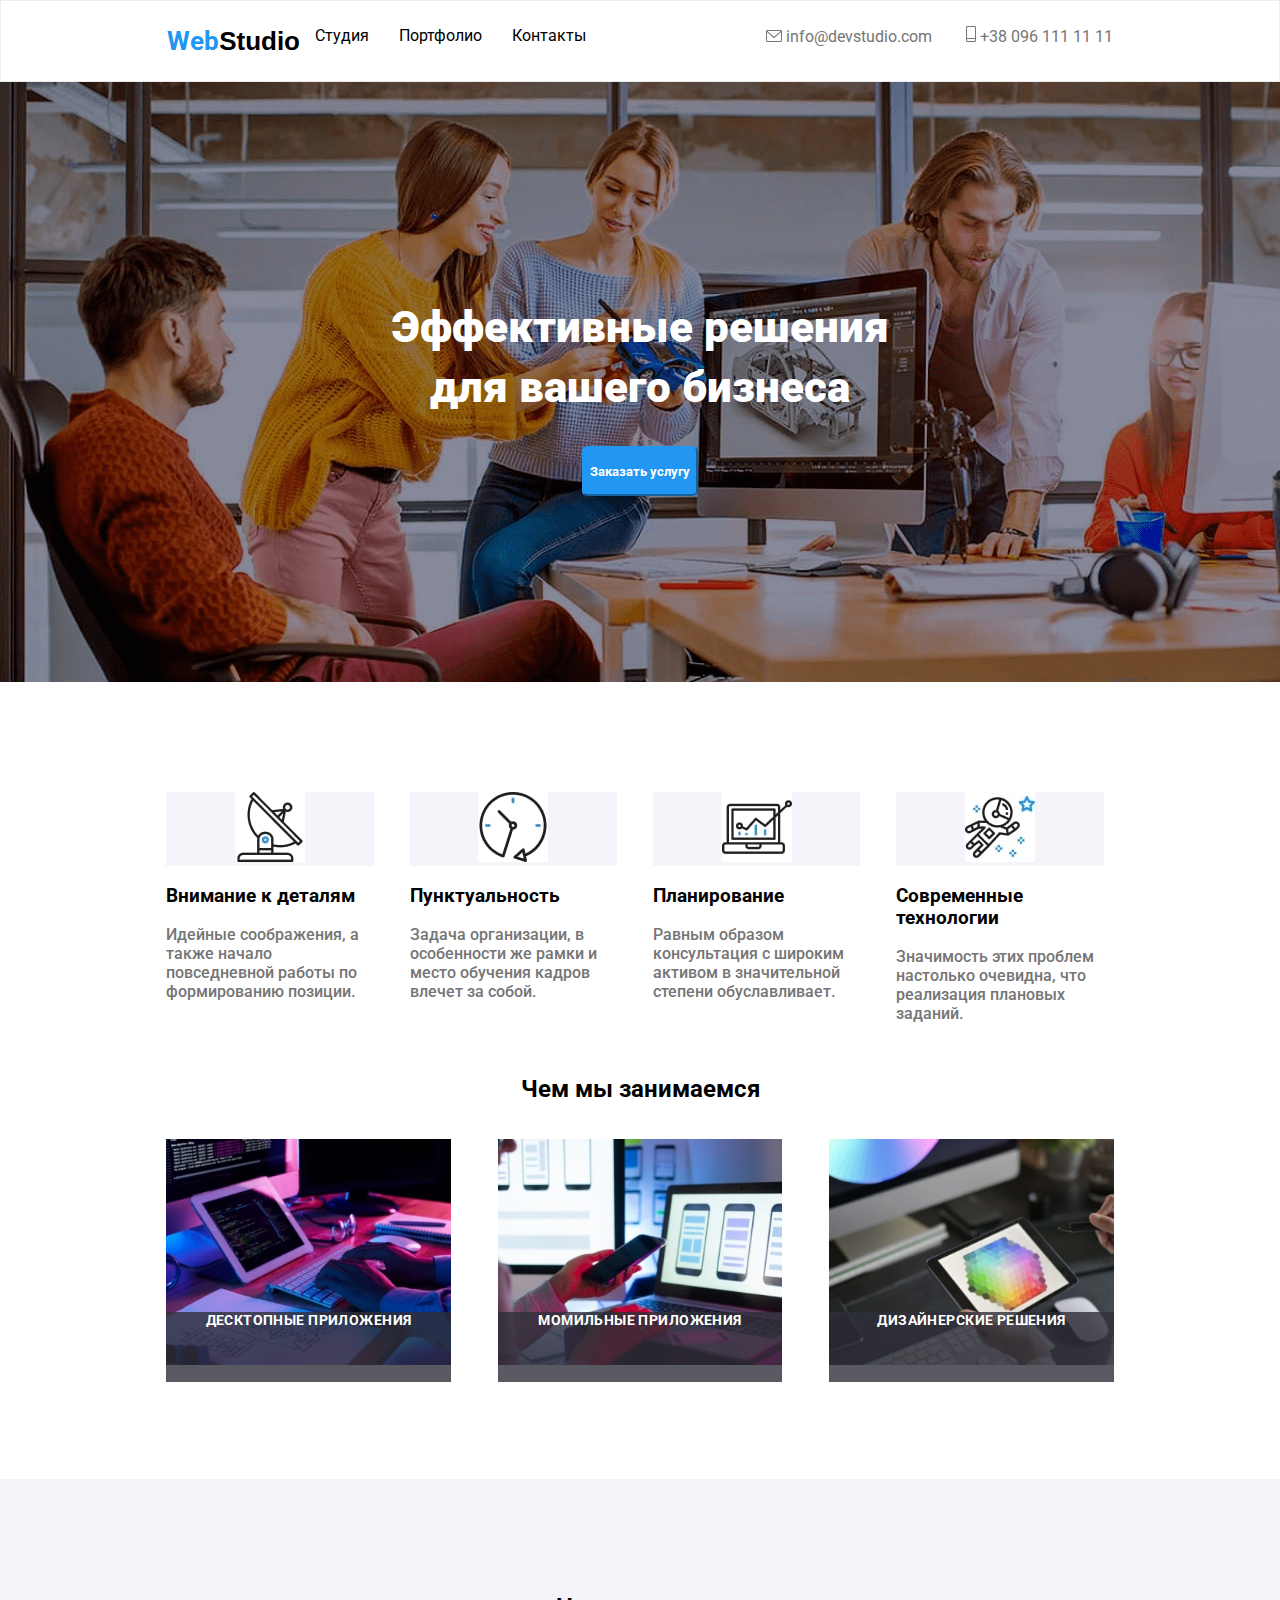
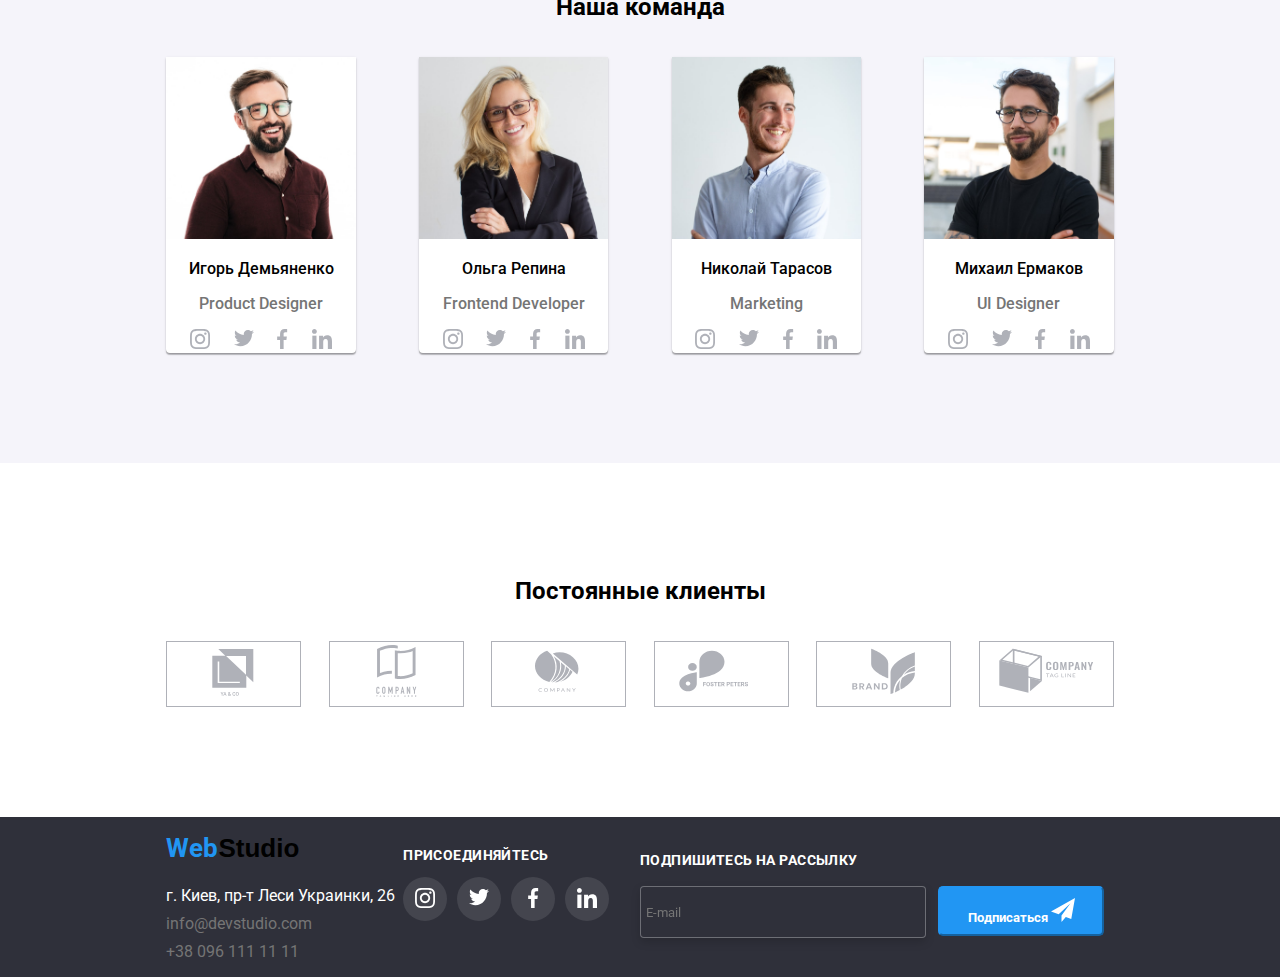
<file: homework6-7/index.html>
<!DOCTYPE html>
<html lang="en">
<head>
    <meta charset="UTF-8">
    <meta http-equiv="X-UA-Compatible" content="IE=edge">
    <meta name="viewport" content="width=device-width, initial-scale=1.0">
    <link rel="stylesheet" href="styles.css" type="text/css">
    <link rel="preconnect" href="https://fonts.googleapis.com">
    <link href="https://cdnjs.cloudflare.com/ajax/libs/font-awesome/4.7.0/css/font-awesome.min.css" rel="stylesheet"/>
    <link rel="preconnect" href="https://fonts.gstatic.com" crossorigin>
    <link href="https://fonts.googleapis.com/css2?family=Roboto:ital,wght@0,400;0,500;0,900;1,700&display=swap" rel="stylesheet">
    <title>Document</title>
</head>
<body>
    <!-- Модальное окно -->
        <div class="backdrop is-hidden" data-modal>
            <div class="modal1">
                <div class="modal-content">
                    <div class="modal-body">
                        <button data-modal-close class="close">
                            <svg width="25" height="25" viewBox="0 0 18 18" fill="none" xmlns="http://www.w3.org/2000/svg">
                                <path d="M15 4.10786L13.8921 3L9.5 7.39214L5.10786 3L4 4.10786L8.39214 8.5L4 12.8921L5.10786 14L9.5 9.60786L13.8921 14L15 12.8921L10.6079 8.5L15 4.10786Z" fill="black"/>
                            </svg>
                        </button>
                            <h2>Оставьте свои данные мы вам перезвоним</h2>
                        <form action="data">
                        <p>Имя</p>
                        <label for="name"></label>
                        <input type="text" name="name" placeholder="&#xF007;" style="font-family:Arial, FontAwesome" />
                        <p>Телефон</p>
                        <label for="phone"></label>
                        <input type="text" name="phone" placeholder="&#xf095;" style="font-family:Arial, FontAwesome" />
                        <p>почта</p>
                        <label for="mail"></label>
                        <input type="text" name="mail" placeholder="&#xf0e0;" style="font-family:Arial, FontAwesome">   
                        <p>Комментарий</p>
                        <textarea id="textPlace" name="textPlace" placeholder="Введите текст"></textarea>
                        <div class="agree">
                            <input type="checkbox" id="agreement" name="agreement" value="agreement">
                            <label for="agreement">Соглашаюсь с рассылкой и принимаю <a href="#">Условия договора</a></label>
                        </div>
                        <div class="width100 send"><button type="button" class="btn btn-primary alignCenter">Отправить</button></div>
                        </form>                        
                    </div>
                </div>
            </div>
        </div>
    <header>
        <div class="margin100 nav">
            <a href="#" class="main"><p class="logo inline">
                <span class="blue">Web</span>Studio</p></a>
            <nav>
                <ul class="menu black-text">
                    <li class="float margin-15"><a href="#">Студия</a></li>
                    <li class="float margin-15"><a href="portfolio.html">Портфолио</a></li>
                    <li class="float margin-15"><a href="#">Контакты</a></li>
                </ul>
            </nav> 
            <ul class="inline contact">
                <li class="list margin-right-30">
                    <a href="login.html">
                        <svg width="16" height="12" viewBox="0 0 16 12" fill="" xmlns="http://www.w3.org/2000/svg">
                            <path d="M14.5 0H1.50001C0.672854 0 0 0.672853 0 1.50001V10.5C0 11.3271 0.672854 12 1.50001 12H14.5C15.3271 12 16 11.3271 16 10.5V1.50001C16 0.672853 15.3271 0 14.5 0ZM14.5 0.999994C14.5679 0.999994 14.6325 1.01409 14.6916 1.0387L8 6.83838L1.30833 1.0387C1.36742 1.01412 1.43204 0.999994 1.49998 0.999994H14.5ZM14.5 11H1.50001C1.22414 11 0.999996 10.7759 0.999996 10.5V2.09521L7.67236 7.87792C7.76661 7.95944 7.8833 7.99999 8 7.99999C8.1167 7.99999 8.23339 7.95948 8.32764 7.87792L15 2.09521V10.5C15 10.7759 14.7759 11 14.5 11Z"/>
                        </svg>
                        info@devstudio.com
                    </a></li>
                <li class="list">
                    <a href="+380961111111">
                        <svg width="10" height="16" viewBox="0 0 10 16" fill="none" xmlns="http://www.w3.org/2000/svg">
                            <path d="M8.5 0H1.5C0.672848 0 0 0.672848 0 1.5V14.5C0 15.3272 0.672848 16 1.5 16H8.5C9.32715 16 10 15.3272 10 14.5V1.5C10 0.672848 9.32715 0 8.5 0ZM1.5 1H8.5C8.77588 1 9 1.22412 9 1.5V12H1V1.5C1 1.22412 1.22412 1 1.5 1ZM8.5 15H1.5C1.22412 15 1 14.7759 1 14.5V13H9V14.5C9 14.7759 8.77588 15 8.5 15Z"/>
                        </svg>
                        +38 096 111 11 11
                    </a>
                </li>
            </ul>  
        </div>             
    </header>
    <main>
        <section class="order">
            <div class="take-an-order">
                <div class="add">
                    <h1>Эффективные решения для вашего бизнеса</h1>
                    <button data-modal-open>Заказать услугу</button>

                </div>
            </div>
        </section>
        <section>
        <div class="features margin100">
            <ul class="flex-list">
                <li class="float w23">
                    <p class="photo"><img src="images/feature1.jpg" alt="feature"></p>
                    <h3>Внимание к деталям</h3>
                    <p class="gray">Идейные соображения, а также начало повседневной работы по формированию позиции.</p>
                </li>
                <li class="float w23">
                    <p class="photo"><img src="images/feature2.jpg" alt="feature"></p>
                    <h3>Пунктуальность</h3>
                    <p class="gray">Задача организации, в особенности же рамки и место обучения кадров влечет за собой.</p>
                </li>
                <li class="float w23">
                    <p class="photo"><img src="images/feature3.jpg" alt="feature"></p>
                    <h3>Планирование</h3>
                    <p class="gray">Равным образом консультация с широким активом в значительной степени обуславливает.</p>
                </li>
                <li class="float w23">
                    <p class="photo"><img src="images/feature4.jpg" alt="feature"></p>
                    <h3>Современные технологии</h3>
                    <p class="gray">Значимость этих проблем настолько очевидна, что реализация плановых заданий.</p>
                </li>
            </ul>
        </div>
        <div class="classes margin100">
            <h2>Чем мы занимаемся</h2>
            <ul class="flex-list w100">
                <li class="float w33">
                    <div class="relative">
                        <img src="images/whatWeDo3.jpg" alt="">
                        <div class="description">ДЕСКТОПНЫЕ ПРИЛОЖЕНИЯ</div>
                    </div>
                </li>
                <li class="float w33">
                    <div class="relative">
                        <img src="images/whatWeDo.jpg" alt="">
                        <div class="description">МОМИЛЬНЫЕ ПРИЛОЖЕНИЯ</div>
                    </div>
                </li>
                <li class="float w33">
                    <div class="relative">
                        <img src="images/whatWeDo2.jpg" alt="">
                        <div class="description">ДИЗАЙНЕРСКИЕ РЕШЕНИЯ</div>
                    </div>
                </li>
            </ul>
        </div>
        </section>
        <section class="our-team margin100">
            <h2>Наша команда</h2>
            <div class="margin100">
                <ul class="flex-list w100">
                    <li class="float w20">
                        <div class="white">
                            <img src="images/ourTeam.jpg" alt="" width="100%" height="auto">
                            <p>Игорь Демьяненко</p>
                            <p class="gray">Product Designer</p>
                            <ul class="list-for-links w100">
                                <li>
                                    <a>
                                        <svg width="20" height="20" viewBox="0 0 20 20" fill="currentColor" xmlns="http://www.w3.org/2000/svg">
                                            <g clip-path="url(#clip0)">
                                                <path d="M19.9804 5.88005C19.9336 4.81738 19.7617 4.0868 19.5156 3.45374C19.2616 2.78176 18.8709 2.18014 18.359 1.68002C17.8589 1.1721 17.2533 0.777435 16.5891 0.527447C15.9524 0.281274 15.2256 0.109427 14.163 0.0625732C13.0924 0.0117516 12.7525 0 10.0371 0C7.32173 0 6.98185 0.0117516 5.91521 0.0586052C4.85253 0.105459 4.12195 0.277459 3.48904 0.523479C2.81692 0.777435 2.2153 1.16814 1.71517 1.68002C1.20726 2.18014 0.812743 2.78573 0.562603 3.44992C0.31643 4.0868 0.144583 4.81341 0.0977294 5.87609C0.0469078 6.9467 0.0351562 7.28658 0.0351562 10.002C0.0351562 12.7173 0.0469078 13.0572 0.0937614 14.1239C0.140615 15.1865 0.312615 15.9171 0.558787 16.5502C0.812743 17.2221 1.20726 17.8238 1.71517 18.3239C2.2153 18.8318 2.82088 19.2265 3.48508 19.4765C4.12195 19.7226 4.84856 19.8945 5.91139 19.9413C6.97788 19.9883 7.31791 19.9999 10.0333 19.9999C12.7487 19.9999 13.0885 19.9883 14.1552 19.9413C15.2179 19.8945 15.9484 19.7226 16.5813 19.4765C17.9254 18.9568 18.9881 17.8941 19.5078 16.5502C19.7538 15.9133 19.9258 15.1865 19.9727 14.1239C20.0195 13.0572 20.0313 12.7173 20.0313 10.002C20.0313 7.28658 20.0273 6.9467 19.9804 5.88005ZM18.1794 14.0457C18.1364 15.0225 17.9723 15.5499 17.8356 15.9015C17.4995 16.7728 16.808 17.4643 15.9367 17.8004C15.5851 17.9372 15.0538 18.1012 14.0809 18.1441C13.026 18.1911 12.7096 18.2027 10.0411 18.2027C7.37255 18.2027 7.05221 18.1911 6.00113 18.1441C5.02438 18.1012 4.49693 17.9372 4.1453 17.8004C3.71171 17.6402 3.31704 17.3862 2.9967 17.0541C2.6646 16.7298 2.41065 16.3391 2.2504 15.9055C2.11365 15.5539 1.94959 15.0225 1.90671 14.0497C1.8597 12.9948 1.8481 12.6783 1.8481 10.0097C1.8481 7.34122 1.8597 7.02087 1.90671 5.96995C1.94959 4.99319 2.11365 4.46575 2.2504 4.11412C2.41065 3.68038 2.6646 3.28586 3.00067 2.96536C3.32483 2.63327 3.71553 2.37931 4.14927 2.21921C4.5009 2.08247 5.03231 1.9184 6.0051 1.87537C7.05999 1.82851 7.37652 1.81676 10.0449 1.81676C12.7174 1.81676 13.0337 1.82851 14.0848 1.87537C15.0616 1.9184 15.589 2.08247 15.9407 2.21921C16.3742 2.37931 16.7689 2.63327 17.0893 2.96536C17.4213 3.28967 17.6753 3.68038 17.8356 4.11412C17.9723 4.46575 18.1364 4.99701 18.1794 5.96995C18.2263 7.02484 18.238 7.34122 18.238 10.0097C18.238 12.6783 18.2263 12.9908 18.1794 14.0457Z"/>
                                                <path d="M10.0371 4.8642C7.20074 4.8642 4.89941 7.16537 4.89941 10.0019C4.89941 12.8385 7.20074 15.1396 10.0371 15.1396C12.8737 15.1396 15.1749 12.8385 15.1749 10.0019C15.1749 7.16537 12.8737 4.8642 10.0371 4.8642ZM10.0371 13.3346C8.19702 13.3346 6.70442 11.8422 6.70442 10.0019C6.70442 8.16165 8.19702 6.66921 10.0371 6.66921C11.8774 6.66921 13.3698 8.16165 13.3698 10.0019C13.3698 11.8422 11.8774 13.3346 10.0371 13.3346Z"/>
                                                <path d="M16.5775 4.6611C16.5775 5.32346 16.0404 5.86052 15.3779 5.86052C14.7155 5.86052 14.1785 5.32346 14.1785 4.6611C14.1785 3.99858 14.7155 3.46167 15.3779 3.46167C16.0404 3.46167 16.5775 3.99858 16.5775 4.6611Z"/>
                                            </g>
                                            <defs>
                                                <clipPath id="clip0">
                                                    <rect width="20" height="20" fill="white"/>
                                                </clipPath>
                                            </defs>
                                        </svg>
                                    </a>
                                </li>
                                <li>
                                    <a> 
                                        <svg width="20" height="18" viewBox="0 0 20 18" fill="none" xmlns="http://www.w3.org/2000/svg">
                                        <path d="M20 2.79875C19.2563 3.125 18.4637 3.34125 17.6375 3.44625C18.4875 2.93875 19.1363 2.14125 19.4412 1.18C18.6488 1.6525 17.7738 1.98625 16.8412 2.1725C16.0887 1.37125 15.0162 0.875 13.8462 0.875C11.5763 0.875 9.74875 2.7175 9.74875 4.97625C9.74875 5.30125 9.77625 5.61375 9.84375 5.91125C6.435 5.745 3.41875 4.11125 1.3925 1.6225C1.03875 2.23625 0.83125 2.93875 0.83125 3.695C0.83125 5.115 1.5625 6.37375 2.6525 7.1025C1.99375 7.09 1.3475 6.89875 0.8 6.5975C0.8 6.61 0.8 6.62625 0.8 6.6425C0.8 8.635 2.22125 10.29 4.085 10.6712C3.75125 10.7625 3.3875 10.8062 3.01 10.8062C2.7475 10.8062 2.4825 10.7913 2.23375 10.7362C2.765 12.36 4.2725 13.5538 6.065 13.5925C4.67 14.6838 2.89875 15.3412 0.98125 15.3412C0.645 15.3412 0.3225 15.3263 0 15.285C1.81625 16.4563 3.96875 17.125 6.29 17.125C13.835 17.125 17.96 10.875 17.96 5.4575C17.96 5.27625 17.9538 5.10125 17.945 4.9275C18.7588 4.35 19.4425 3.62875 20 2.79875Z"/>
                                        </svg>                                            
                                    </a>
                                </li>
                                <li>
                                    <a>
                                        <svg width="11" height="20" viewBox="0 0 11 20" fill="none" xmlns="http://www.w3.org/2000/svg">
                                            <path d="M8.33088 3.32083H10.1567V0.140833C9.84172 0.0975 8.75839 0 7.49672 0C4.86422 0 3.06088 1.65583 3.06088 4.69917V7.5H0.155884V11.055H3.06088V20H6.62255V11.0558H9.41005L9.85255 7.50083H6.62172V5.05167C6.62255 4.02417 6.89922 3.32083 8.33088 3.32083Z"/>
                                        </svg>       
                                    </a>
                                </li>
                                <li>
                                    <a>
                                        <svg width="20" height="20" viewBox="0 0 20 20" fill="none" xmlns="http://www.w3.org/2000/svg">
                                            <g clip-path="url(#clip0)">
                                            <path d="M19.9951 20V19.9992H20.0001V12.6642C20.0001 9.07587 19.2276 6.31171 15.0326 6.31171C13.0159 6.31171 11.6626 7.41837 11.1101 8.46754H11.0517V6.64671H7.07422V19.9992H11.2159V13.3875C11.2159 11.6467 11.5459 9.96337 13.7017 9.96337C15.8259 9.96337 15.8576 11.95 15.8576 13.4992V20H19.9951Z"/>
                                            <path d="M0.329956 6.64746H4.47662V20H0.329956V6.64746Z"/>
                                            <path d="M2.40167 0C1.07583 0 0 1.07583 0 2.40167C0 3.7275 1.07583 4.82583 2.40167 4.82583C3.7275 4.82583 4.80333 3.7275 4.80333 2.40167C4.8025 1.07583 3.72667 0 2.40167 0V0Z"/>
                                            </g>
                                            <defs>
                                            <clipPath id="clip0">
                                            <rect width="20" height="20" fill="white"/>
                                            </clipPath>
                                            </defs>
                                            </svg>                                            
                                    </a>
                                </li>
                            </ul>
                        </div>
                    </li>
                    <li class="flex-float w20">                        
                        <div class="white">
                            <img src="images/ourTeam2.jpg" alt="" width="100%" height="auto">
                            <p>Ольга Репина</p>
                            <p class="gray">Frontend Developer</p>
                            <ul class="list-for-links w100">
                                <li>
                                    <a>
                                        <svg width="20" height="20" viewBox="0 0 20 20" fill="currentColor" xmlns="http://www.w3.org/2000/svg">
                                        <g clip-path="url(#clip0)">
                                        <path d="M19.9804 5.88005C19.9336 4.81738 19.7617 4.0868 19.5156 3.45374C19.2616 2.78176 18.8709 2.18014 18.359 1.68002C17.8589 1.1721 17.2533 0.777435 16.5891 0.527447C15.9524 0.281274 15.2256 0.109427 14.163 0.0625732C13.0924 0.0117516 12.7525 0 10.0371 0C7.32173 0 6.98185 0.0117516 5.91521 0.0586052C4.85253 0.105459 4.12195 0.277459 3.48904 0.523479C2.81692 0.777435 2.2153 1.16814 1.71517 1.68002C1.20726 2.18014 0.812743 2.78573 0.562603 3.44992C0.31643 4.0868 0.144583 4.81341 0.0977294 5.87609C0.0469078 6.9467 0.0351562 7.28658 0.0351562 10.002C0.0351562 12.7173 0.0469078 13.0572 0.0937614 14.1239C0.140615 15.1865 0.312615 15.9171 0.558787 16.5502C0.812743 17.2221 1.20726 17.8238 1.71517 18.3239C2.2153 18.8318 2.82088 19.2265 3.48508 19.4765C4.12195 19.7226 4.84856 19.8945 5.91139 19.9413C6.97788 19.9883 7.31791 19.9999 10.0333 19.9999C12.7487 19.9999 13.0885 19.9883 14.1552 19.9413C15.2179 19.8945 15.9484 19.7226 16.5813 19.4765C17.9254 18.9568 18.9881 17.8941 19.5078 16.5502C19.7538 15.9133 19.9258 15.1865 19.9727 14.1239C20.0195 13.0572 20.0313 12.7173 20.0313 10.002C20.0313 7.28658 20.0273 6.9467 19.9804 5.88005ZM18.1794 14.0457C18.1364 15.0225 17.9723 15.5499 17.8356 15.9015C17.4995 16.7728 16.808 17.4643 15.9367 17.8004C15.5851 17.9372 15.0538 18.1012 14.0809 18.1441C13.026 18.1911 12.7096 18.2027 10.0411 18.2027C7.37255 18.2027 7.05221 18.1911 6.00113 18.1441C5.02438 18.1012 4.49693 17.9372 4.1453 17.8004C3.71171 17.6402 3.31704 17.3862 2.9967 17.0541C2.6646 16.7298 2.41065 16.3391 2.2504 15.9055C2.11365 15.5539 1.94959 15.0225 1.90671 14.0497C1.8597 12.9948 1.8481 12.6783 1.8481 10.0097C1.8481 7.34122 1.8597 7.02087 1.90671 5.96995C1.94959 4.99319 2.11365 4.46575 2.2504 4.11412C2.41065 3.68038 2.6646 3.28586 3.00067 2.96536C3.32483 2.63327 3.71553 2.37931 4.14927 2.21921C4.5009 2.08247 5.03231 1.9184 6.0051 1.87537C7.05999 1.82851 7.37652 1.81676 10.0449 1.81676C12.7174 1.81676 13.0337 1.82851 14.0848 1.87537C15.0616 1.9184 15.589 2.08247 15.9407 2.21921C16.3742 2.37931 16.7689 2.63327 17.0893 2.96536C17.4213 3.28967 17.6753 3.68038 17.8356 4.11412C17.9723 4.46575 18.1364 4.99701 18.1794 5.96995C18.2263 7.02484 18.238 7.34122 18.238 10.0097C18.238 12.6783 18.2263 12.9908 18.1794 14.0457Z"/>
                                        <path d="M10.0371 4.8642C7.20074 4.8642 4.89941 7.16537 4.89941 10.0019C4.89941 12.8385 7.20074 15.1396 10.0371 15.1396C12.8737 15.1396 15.1749 12.8385 15.1749 10.0019C15.1749 7.16537 12.8737 4.8642 10.0371 4.8642ZM10.0371 13.3346C8.19702 13.3346 6.70442 11.8422 6.70442 10.0019C6.70442 8.16165 8.19702 6.66921 10.0371 6.66921C11.8774 6.66921 13.3698 8.16165 13.3698 10.0019C13.3698 11.8422 11.8774 13.3346 10.0371 13.3346Z"/>
                                        <path d="M16.5775 4.6611C16.5775 5.32346 16.0404 5.86052 15.3779 5.86052C14.7155 5.86052 14.1785 5.32346 14.1785 4.6611C14.1785 3.99858 14.7155 3.46167 15.3779 3.46167C16.0404 3.46167 16.5775 3.99858 16.5775 4.6611Z"/>
                                        </g>
                                        <defs>
                                        <clipPath id="clip0">
                                        <rect width="20" height="20" fill="white"/>
                                        </clipPath>
                                        </defs>
                                        </svg>
                                    </a>
                                </li>
                                <li>
                                    <a> 
                                        <svg width="20" height="18" viewBox="0 0 20 18" fill="none" xmlns="http://www.w3.org/2000/svg">
                                        <path d="M20 2.79875C19.2563 3.125 18.4637 3.34125 17.6375 3.44625C18.4875 2.93875 19.1363 2.14125 19.4412 1.18C18.6488 1.6525 17.7738 1.98625 16.8412 2.1725C16.0887 1.37125 15.0162 0.875 13.8462 0.875C11.5763 0.875 9.74875 2.7175 9.74875 4.97625C9.74875 5.30125 9.77625 5.61375 9.84375 5.91125C6.435 5.745 3.41875 4.11125 1.3925 1.6225C1.03875 2.23625 0.83125 2.93875 0.83125 3.695C0.83125 5.115 1.5625 6.37375 2.6525 7.1025C1.99375 7.09 1.3475 6.89875 0.8 6.5975C0.8 6.61 0.8 6.62625 0.8 6.6425C0.8 8.635 2.22125 10.29 4.085 10.6712C3.75125 10.7625 3.3875 10.8062 3.01 10.8062C2.7475 10.8062 2.4825 10.7913 2.23375 10.7362C2.765 12.36 4.2725 13.5538 6.065 13.5925C4.67 14.6838 2.89875 15.3412 0.98125 15.3412C0.645 15.3412 0.3225 15.3263 0 15.285C1.81625 16.4563 3.96875 17.125 6.29 17.125C13.835 17.125 17.96 10.875 17.96 5.4575C17.96 5.27625 17.9538 5.10125 17.945 4.9275C18.7588 4.35 19.4425 3.62875 20 2.79875Z"/>
                                        </svg>                                            
                                    </a>
                                </li>
                                <li>
                                    <a>
                                        <svg width="11" height="20" viewBox="0 0 11 20" fill="none" xmlns="http://www.w3.org/2000/svg">
                                            <path d="M8.33088 3.32083H10.1567V0.140833C9.84172 0.0975 8.75839 0 7.49672 0C4.86422 0 3.06088 1.65583 3.06088 4.69917V7.5H0.155884V11.055H3.06088V20H6.62255V11.0558H9.41005L9.85255 7.50083H6.62172V5.05167C6.62255 4.02417 6.89922 3.32083 8.33088 3.32083Z"/>
                                        </svg>       
                                    </a>
                                </li>
                                <li>
                                    <a>
                                        <svg width="20" height="20" viewBox="0 0 20 20" fill="none" xmlns="http://www.w3.org/2000/svg">
                                            <g clip-path="url(#clip0)">
                                            <path d="M19.9951 20V19.9992H20.0001V12.6642C20.0001 9.07587 19.2276 6.31171 15.0326 6.31171C13.0159 6.31171 11.6626 7.41837 11.1101 8.46754H11.0517V6.64671H7.07422V19.9992H11.2159V13.3875C11.2159 11.6467 11.5459 9.96337 13.7017 9.96337C15.8259 9.96337 15.8576 11.95 15.8576 13.4992V20H19.9951Z"/>
                                            <path d="M0.329956 6.64746H4.47662V20H0.329956V6.64746Z"/>
                                            <path d="M2.40167 0C1.07583 0 0 1.07583 0 2.40167C0 3.7275 1.07583 4.82583 2.40167 4.82583C3.7275 4.82583 4.80333 3.7275 4.80333 2.40167C4.8025 1.07583 3.72667 0 2.40167 0V0Z"/>
                                            </g>
                                            <defs>
                                            <clipPath id="clip0">
                                            <rect width="20" height="20" fill="white"/>
                                            </clipPath>
                                            </defs>
                                            </svg>                                            
                                    </a>
                                </li>
                            </ul>
                        </div>
                    </li>
                    <li class="flex-float w20">
                        <div class="white">
                            <img src="images/ourTeam3.jpg" alt="" width="100%" height="auto">
                            <p>Николай Тарасов</p>
                            <p class="gray">Marketing</p>
                            <ul class="list-for-links w100">
                                <li>
                                    <a>
                                        <svg width="20" height="20" viewBox="0 0 20 20" fill="currentColor" xmlns="http://www.w3.org/2000/svg">
                                            <g clip-path="url(#clip0)">
                                                <path d="M19.9804 5.88005C19.9336 4.81738 19.7617 4.0868 19.5156 3.45374C19.2616 2.78176 18.8709 2.18014 18.359 1.68002C17.8589 1.1721 17.2533 0.777435 16.5891 0.527447C15.9524 0.281274 15.2256 0.109427 14.163 0.0625732C13.0924 0.0117516 12.7525 0 10.0371 0C7.32173 0 6.98185 0.0117516 5.91521 0.0586052C4.85253 0.105459 4.12195 0.277459 3.48904 0.523479C2.81692 0.777435 2.2153 1.16814 1.71517 1.68002C1.20726 2.18014 0.812743 2.78573 0.562603 3.44992C0.31643 4.0868 0.144583 4.81341 0.0977294 5.87609C0.0469078 6.9467 0.0351562 7.28658 0.0351562 10.002C0.0351562 12.7173 0.0469078 13.0572 0.0937614 14.1239C0.140615 15.1865 0.312615 15.9171 0.558787 16.5502C0.812743 17.2221 1.20726 17.8238 1.71517 18.3239C2.2153 18.8318 2.82088 19.2265 3.48508 19.4765C4.12195 19.7226 4.84856 19.8945 5.91139 19.9413C6.97788 19.9883 7.31791 19.9999 10.0333 19.9999C12.7487 19.9999 13.0885 19.9883 14.1552 19.9413C15.2179 19.8945 15.9484 19.7226 16.5813 19.4765C17.9254 18.9568 18.9881 17.8941 19.5078 16.5502C19.7538 15.9133 19.9258 15.1865 19.9727 14.1239C20.0195 13.0572 20.0313 12.7173 20.0313 10.002C20.0313 7.28658 20.0273 6.9467 19.9804 5.88005ZM18.1794 14.0457C18.1364 15.0225 17.9723 15.5499 17.8356 15.9015C17.4995 16.7728 16.808 17.4643 15.9367 17.8004C15.5851 17.9372 15.0538 18.1012 14.0809 18.1441C13.026 18.1911 12.7096 18.2027 10.0411 18.2027C7.37255 18.2027 7.05221 18.1911 6.00113 18.1441C5.02438 18.1012 4.49693 17.9372 4.1453 17.8004C3.71171 17.6402 3.31704 17.3862 2.9967 17.0541C2.6646 16.7298 2.41065 16.3391 2.2504 15.9055C2.11365 15.5539 1.94959 15.0225 1.90671 14.0497C1.8597 12.9948 1.8481 12.6783 1.8481 10.0097C1.8481 7.34122 1.8597 7.02087 1.90671 5.96995C1.94959 4.99319 2.11365 4.46575 2.2504 4.11412C2.41065 3.68038 2.6646 3.28586 3.00067 2.96536C3.32483 2.63327 3.71553 2.37931 4.14927 2.21921C4.5009 2.08247 5.03231 1.9184 6.0051 1.87537C7.05999 1.82851 7.37652 1.81676 10.0449 1.81676C12.7174 1.81676 13.0337 1.82851 14.0848 1.87537C15.0616 1.9184 15.589 2.08247 15.9407 2.21921C16.3742 2.37931 16.7689 2.63327 17.0893 2.96536C17.4213 3.28967 17.6753 3.68038 17.8356 4.11412C17.9723 4.46575 18.1364 4.99701 18.1794 5.96995C18.2263 7.02484 18.238 7.34122 18.238 10.0097C18.238 12.6783 18.2263 12.9908 18.1794 14.0457Z"/>
                                                <path d="M10.0371 4.8642C7.20074 4.8642 4.89941 7.16537 4.89941 10.0019C4.89941 12.8385 7.20074 15.1396 10.0371 15.1396C12.8737 15.1396 15.1749 12.8385 15.1749 10.0019C15.1749 7.16537 12.8737 4.8642 10.0371 4.8642ZM10.0371 13.3346C8.19702 13.3346 6.70442 11.8422 6.70442 10.0019C6.70442 8.16165 8.19702 6.66921 10.0371 6.66921C11.8774 6.66921 13.3698 8.16165 13.3698 10.0019C13.3698 11.8422 11.8774 13.3346 10.0371 13.3346Z"/>
                                                <path d="M16.5775 4.6611C16.5775 5.32346 16.0404 5.86052 15.3779 5.86052C14.7155 5.86052 14.1785 5.32346 14.1785 4.6611C14.1785 3.99858 14.7155 3.46167 15.3779 3.46167C16.0404 3.46167 16.5775 3.99858 16.5775 4.6611Z"/>
                                            </g>
                                            <defs>
                                                <clipPath id="clip0">
                                                    <rect width="20" height="20" fill="white"/>
                                                </clipPath>
                                            </defs>
                                        </svg>
                                    </a>
                                </li>
                                <li>
                                    <a> 
                                        <svg width="20" height="18" viewBox="0 0 20 18" fill="none" xmlns="http://www.w3.org/2000/svg">
                                            <path d="M20 2.79875C19.2563 3.125 18.4637 3.34125 17.6375 3.44625C18.4875 2.93875 19.1363 2.14125 19.4412 1.18C18.6488 1.6525 17.7738 1.98625 16.8412 2.1725C16.0887 1.37125 15.0162 0.875 13.8462 0.875C11.5763 0.875 9.74875 2.7175 9.74875 4.97625C9.74875 5.30125 9.77625 5.61375 9.84375 5.91125C6.435 5.745 3.41875 4.11125 1.3925 1.6225C1.03875 2.23625 0.83125 2.93875 0.83125 3.695C0.83125 5.115 1.5625 6.37375 2.6525 7.1025C1.99375 7.09 1.3475 6.89875 0.8 6.5975C0.8 6.61 0.8 6.62625 0.8 6.6425C0.8 8.635 2.22125 10.29 4.085 10.6712C3.75125 10.7625 3.3875 10.8062 3.01 10.8062C2.7475 10.8062 2.4825 10.7913 2.23375 10.7362C2.765 12.36 4.2725 13.5538 6.065 13.5925C4.67 14.6838 2.89875 15.3412 0.98125 15.3412C0.645 15.3412 0.3225 15.3263 0 15.285C1.81625 16.4563 3.96875 17.125 6.29 17.125C13.835 17.125 17.96 10.875 17.96 5.4575C17.96 5.27625 17.9538 5.10125 17.945 4.9275C18.7588 4.35 19.4425 3.62875 20 2.79875Z"/>
                                        </svg>                                            
                                    </a>
                                </li>
                                <li>
                                    <a>
                                        <svg width="11" height="20" viewBox="0 0 11 20" fill="none" xmlns="http://www.w3.org/2000/svg">
                                            <path d="M8.33088 3.32083H10.1567V0.140833C9.84172 0.0975 8.75839 0 7.49672 0C4.86422 0 3.06088 1.65583 3.06088 4.69917V7.5H0.155884V11.055H3.06088V20H6.62255V11.0558H9.41005L9.85255 7.50083H6.62172V5.05167C6.62255 4.02417 6.89922 3.32083 8.33088 3.32083Z"/>
                                        </svg>       
                                    </a>
                                </li>
                                <li>
                                    <a>
                                        <svg width="20" height="20" viewBox="0 0 20 20" fill="none" xmlns="http://www.w3.org/2000/svg">
                                            <g clip-path="url(#clip0)">
                                                <path d="M19.9951 20V19.9992H20.0001V12.6642C20.0001 9.07587 19.2276 6.31171 15.0326 6.31171C13.0159 6.31171 11.6626 7.41837 11.1101 8.46754H11.0517V6.64671H7.07422V19.9992H11.2159V13.3875C11.2159 11.6467 11.5459 9.96337 13.7017 9.96337C15.8259 9.96337 15.8576 11.95 15.8576 13.4992V20H19.9951Z"/>
                                                <path d="M0.329956 6.64746H4.47662V20H0.329956V6.64746Z"/>
                                                <path d="M2.40167 0C1.07583 0 0 1.07583 0 2.40167C0 3.7275 1.07583 4.82583 2.40167 4.82583C3.7275 4.82583 4.80333 3.7275 4.80333 2.40167C4.8025 1.07583 3.72667 0 2.40167 0V0Z"/>
                                            </g>
                                            <defs>
                                                <clipPath id="clip0">
                                                    <rect width="20" height="20" fill="white"/>
                                                </clipPath>
                                            </defs>
                                        </svg>                                            
                                    </a>
                                </li>
                            </ul>
                        </div>
                    </li>
                    <li class="flex-float w20">
                        <div class="white">
                            <img src="images/ourTeam4.jpg" alt="" width="100%" height="auto">
                            <p>Михаил Ермаков</p>
                            <p class="gray">UI Designer</p>
                            <ul class="list-for-links w100">
                                <li>
                                    <a>
                                        <svg width="20" height="20" viewBox="0 0 20 20" fill="currentColor" xmlns="http://www.w3.org/2000/svg">
                                            <g clip-path="url(#clip0)">
                                                <path d="M19.9804 5.88005C19.9336 4.81738 19.7617 4.0868 19.5156 3.45374C19.2616 2.78176 18.8709 2.18014 18.359 1.68002C17.8589 1.1721 17.2533 0.777435 16.5891 0.527447C15.9524 0.281274 15.2256 0.109427 14.163 0.0625732C13.0924 0.0117516 12.7525 0 10.0371 0C7.32173 0 6.98185 0.0117516 5.91521 0.0586052C4.85253 0.105459 4.12195 0.277459 3.48904 0.523479C2.81692 0.777435 2.2153 1.16814 1.71517 1.68002C1.20726 2.18014 0.812743 2.78573 0.562603 3.44992C0.31643 4.0868 0.144583 4.81341 0.0977294 5.87609C0.0469078 6.9467 0.0351562 7.28658 0.0351562 10.002C0.0351562 12.7173 0.0469078 13.0572 0.0937614 14.1239C0.140615 15.1865 0.312615 15.9171 0.558787 16.5502C0.812743 17.2221 1.20726 17.8238 1.71517 18.3239C2.2153 18.8318 2.82088 19.2265 3.48508 19.4765C4.12195 19.7226 4.84856 19.8945 5.91139 19.9413C6.97788 19.9883 7.31791 19.9999 10.0333 19.9999C12.7487 19.9999 13.0885 19.9883 14.1552 19.9413C15.2179 19.8945 15.9484 19.7226 16.5813 19.4765C17.9254 18.9568 18.9881 17.8941 19.5078 16.5502C19.7538 15.9133 19.9258 15.1865 19.9727 14.1239C20.0195 13.0572 20.0313 12.7173 20.0313 10.002C20.0313 7.28658 20.0273 6.9467 19.9804 5.88005ZM18.1794 14.0457C18.1364 15.0225 17.9723 15.5499 17.8356 15.9015C17.4995 16.7728 16.808 17.4643 15.9367 17.8004C15.5851 17.9372 15.0538 18.1012 14.0809 18.1441C13.026 18.1911 12.7096 18.2027 10.0411 18.2027C7.37255 18.2027 7.05221 18.1911 6.00113 18.1441C5.02438 18.1012 4.49693 17.9372 4.1453 17.8004C3.71171 17.6402 3.31704 17.3862 2.9967 17.0541C2.6646 16.7298 2.41065 16.3391 2.2504 15.9055C2.11365 15.5539 1.94959 15.0225 1.90671 14.0497C1.8597 12.9948 1.8481 12.6783 1.8481 10.0097C1.8481 7.34122 1.8597 7.02087 1.90671 5.96995C1.94959 4.99319 2.11365 4.46575 2.2504 4.11412C2.41065 3.68038 2.6646 3.28586 3.00067 2.96536C3.32483 2.63327 3.71553 2.37931 4.14927 2.21921C4.5009 2.08247 5.03231 1.9184 6.0051 1.87537C7.05999 1.82851 7.37652 1.81676 10.0449 1.81676C12.7174 1.81676 13.0337 1.82851 14.0848 1.87537C15.0616 1.9184 15.589 2.08247 15.9407 2.21921C16.3742 2.37931 16.7689 2.63327 17.0893 2.96536C17.4213 3.28967 17.6753 3.68038 17.8356 4.11412C17.9723 4.46575 18.1364 4.99701 18.1794 5.96995C18.2263 7.02484 18.238 7.34122 18.238 10.0097C18.238 12.6783 18.2263 12.9908 18.1794 14.0457Z"/>
                                                <path d="M10.0371 4.8642C7.20074 4.8642 4.89941 7.16537 4.89941 10.0019C4.89941 12.8385 7.20074 15.1396 10.0371 15.1396C12.8737 15.1396 15.1749 12.8385 15.1749 10.0019C15.1749 7.16537 12.8737 4.8642 10.0371 4.8642ZM10.0371 13.3346C8.19702 13.3346 6.70442 11.8422 6.70442 10.0019C6.70442 8.16165 8.19702 6.66921 10.0371 6.66921C11.8774 6.66921 13.3698 8.16165 13.3698 10.0019C13.3698 11.8422 11.8774 13.3346 10.0371 13.3346Z"/>
                                                <path d="M16.5775 4.6611C16.5775 5.32346 16.0404 5.86052 15.3779 5.86052C14.7155 5.86052 14.1785 5.32346 14.1785 4.6611C14.1785 3.99858 14.7155 3.46167 15.3779 3.46167C16.0404 3.46167 16.5775 3.99858 16.5775 4.6611Z"/>
                                            </g>
                                            <defs>
                                                <clipPath id="clip0">
                                                    <rect width="20" height="20" fill="white"/>
                                                </clipPath>
                                            </defs>
                                        </svg>
                                    </a>
                                </li>
                                <li>
                                    <a> 
                                        <svg width="20" height="18" viewBox="0 0 20 18" fill="none" xmlns="http://www.w3.org/2000/svg">
                                            <path d="M20 2.79875C19.2563 3.125 18.4637 3.34125 17.6375 3.44625C18.4875 2.93875 19.1363 2.14125 19.4412 1.18C18.6488 1.6525 17.7738 1.98625 16.8412 2.1725C16.0887 1.37125 15.0162 0.875 13.8462 0.875C11.5763 0.875 9.74875 2.7175 9.74875 4.97625C9.74875 5.30125 9.77625 5.61375 9.84375 5.91125C6.435 5.745 3.41875 4.11125 1.3925 1.6225C1.03875 2.23625 0.83125 2.93875 0.83125 3.695C0.83125 5.115 1.5625 6.37375 2.6525 7.1025C1.99375 7.09 1.3475 6.89875 0.8 6.5975C0.8 6.61 0.8 6.62625 0.8 6.6425C0.8 8.635 2.22125 10.29 4.085 10.6712C3.75125 10.7625 3.3875 10.8062 3.01 10.8062C2.7475 10.8062 2.4825 10.7913 2.23375 10.7362C2.765 12.36 4.2725 13.5538 6.065 13.5925C4.67 14.6838 2.89875 15.3412 0.98125 15.3412C0.645 15.3412 0.3225 15.3263 0 15.285C1.81625 16.4563 3.96875 17.125 6.29 17.125C13.835 17.125 17.96 10.875 17.96 5.4575C17.96 5.27625 17.9538 5.10125 17.945 4.9275C18.7588 4.35 19.4425 3.62875 20 2.79875Z"/>
                                        </svg>                                            
                                    </a>
                                </li>
                                <li>
                                    <a>
                                        <svg width="11" height="20" viewBox="0 0 11 20" fill="none" xmlns="http://www.w3.org/2000/svg">
                                            <path d="M8.33088 3.32083H10.1567V0.140833C9.84172 0.0975 8.75839 0 7.49672 0C4.86422 0 3.06088 1.65583 3.06088 4.69917V7.5H0.155884V11.055H3.06088V20H6.62255V11.0558H9.41005L9.85255 7.50083H6.62172V5.05167C6.62255 4.02417 6.89922 3.32083 8.33088 3.32083Z"/>
                                        </svg>       
                                    </a>
                                </li>
                                <li>
                                    <a>
                                        <svg width="20" height="20" viewBox="0 0 20 20" fill="none" xmlns="http://www.w3.org/2000/svg">
                                            <g clip-path="url(#clip0)">
                                                <path d="M19.9951 20V19.9992H20.0001V12.6642C20.0001 9.07587 19.2276 6.31171 15.0326 6.31171C13.0159 6.31171 11.6626 7.41837 11.1101 8.46754H11.0517V6.64671H7.07422V19.9992H11.2159V13.3875C11.2159 11.6467 11.5459 9.96337 13.7017 9.96337C15.8259 9.96337 15.8576 11.95 15.8576 13.4992V20H19.9951Z"/>
                                                <path d="M0.329956 6.64746H4.47662V20H0.329956V6.64746Z"/>
                                                <path d="M2.40167 0C1.07583 0 0 1.07583 0 2.40167C0 3.7275 1.07583 4.82583 2.40167 4.82583C3.7275 4.82583 4.80333 3.7275 4.80333 2.40167C4.8025 1.07583 3.72667 0 2.40167 0V0Z"/>
                                            </g>
                                            <defs>
                                                <clipPath id="clip0">
                                                    <rect width="20" height="20" fill="white"/>
                                                </clipPath>
                                            </defs>
                                        </svg>                                            
                                    </a>
                                </li>
                            </ul>
                        </div>
                    </li>
                </ul>
            </div>
        </section>
        <section class="clients margin100">
            <h2>Постоянные клиенты</h2>
            <ul class="flex-list inline">
                <li class="w14"><a href="#" class="w100">
                    <svg width="106" height="60" viewBox="0 0 106 60" fill="none" xmlns="http://www.w3.org/2000/svg" class="w100">
                        <path fill-rule="evenodd" clip-rule="evenodd" d="M38 7L45.0078 13.6341L32 13.6265V45.8137H66V33.507L73 40.1338V7H38ZM65.6924 32.7283L45.8226 13.918H65.6924V32.7283ZM59.5231 41.1055H37.3801V19.4579H38.9453V39.6397H59.5231V41.1055ZM42.6089 50.0991L41.791 51.7837L40.9731 50.0991H40.2871L41.481 52.3452V53.6538H42.1011V52.3452L43.2925 50.0991H42.6089ZM43.6367 53.6538L43.9248 52.8262H45.3018L45.5923 53.6538H46.2368L44.8916 50.0991H44.3374L42.9946 53.6538H43.6367ZM44.6133 50.8535L45.1284 52.3281H44.0981L44.6133 50.8535ZM47.8701 52.2427C47.7806 52.3794 47.7358 52.5299 47.7358 52.6943C47.7358 52.9938 47.8408 53.2371 48.0508 53.4243C48.2624 53.6099 48.5439 53.7026 48.8955 53.7026C49.2471 53.7026 49.5498 53.6074 49.8037 53.417L50.0039 53.6538H50.6924L50.1699 53.0361C50.375 52.7562 50.4775 52.3973 50.4775 51.9595H49.9624C49.9624 52.1987 49.9128 52.416 49.8135 52.6113L49.1274 51.8008L49.3691 51.625C49.54 51.5013 49.6629 51.3776 49.7378 51.2539C49.8127 51.1286 49.8501 50.9919 49.8501 50.8438C49.8501 50.6191 49.7671 50.4312 49.6011 50.2798C49.4367 50.1268 49.2251 50.0503 48.9663 50.0503C48.6798 50.0503 48.452 50.1317 48.2827 50.2944C48.1134 50.4556 48.0288 50.6753 48.0288 50.9536C48.0288 51.0675 48.0557 51.1855 48.1094 51.3076C48.1647 51.4297 48.2616 51.5778 48.3999 51.752C48.1362 51.9408 47.9596 52.1043 47.8701 52.2427ZM49.4741 53.0288C49.3 53.1623 49.1128 53.229 48.9126 53.229C48.7352 53.229 48.5936 53.1777 48.4878 53.0752C48.382 52.9727 48.3291 52.8392 48.3291 52.6748C48.3291 52.4844 48.4268 52.3151 48.6221 52.167L48.6978 52.1133L49.4741 53.0288ZM48.8369 51.4541C48.6693 51.2474 48.5854 51.0757 48.5854 50.939C48.5854 50.8201 48.6196 50.7217 48.688 50.6436C48.7563 50.5654 48.8483 50.5264 48.9639 50.5264C49.0713 50.5264 49.16 50.5597 49.23 50.6265C49.3 50.6916 49.335 50.7705 49.335 50.8633C49.335 51.0033 49.2845 51.118 49.1836 51.2075L49.1079 51.2686L48.8369 51.4541ZM54.623 53.3853C54.8672 53.172 55.0072 52.8758 55.043 52.4966H54.4277C54.3952 52.7505 54.3179 52.932 54.1958 53.041C54.0737 53.1501 53.8914 53.2046 53.6489 53.2046C53.3836 53.2046 53.1818 53.1037 53.0435 52.9019C52.9067 52.7 52.8384 52.4071 52.8384 52.0229V51.708C52.8416 51.3288 52.9149 51.0415 53.0581 50.8462C53.203 50.6493 53.4097 50.5508 53.6782 50.5508C53.9093 50.5508 54.0843 50.6077 54.2031 50.7217C54.3236 50.834 54.3984 51.0179 54.4277 51.2734H55.043C55.0039 50.8844 54.8647 50.5833 54.6255 50.3701C54.3862 50.1569 54.0705 50.0503 53.6782 50.0503C53.3869 50.0503 53.1297 50.1195 52.9067 50.2578C52.6854 50.3962 52.5153 50.5931 52.3965 50.8486C52.2777 51.1042 52.2183 51.3996 52.2183 51.7349V52.0669C52.2231 52.394 52.2842 52.6813 52.4014 52.9287C52.5186 53.1761 52.6846 53.3674 52.8994 53.5024C53.1159 53.6359 53.3657 53.7026 53.6489 53.7026C54.0542 53.7026 54.3789 53.5968 54.623 53.3853ZM58.2534 52.8872C58.3739 52.6235 58.4341 52.3175 58.4341 51.9692V51.7715C58.4325 51.4248 58.3706 51.1213 58.2485 50.8608C58.1265 50.5988 57.9531 50.3986 57.7285 50.2603C57.5055 50.1203 57.2492 50.0503 56.9595 50.0503C56.6698 50.0503 56.4126 50.1211 56.188 50.2627C55.965 50.4027 55.7917 50.6053 55.668 50.8706C55.5459 51.1359 55.4849 51.4419 55.4849 51.7886V51.9888C55.4865 52.3289 55.5483 52.6292 55.6704 52.8896C55.7941 53.1501 55.9683 53.3511 56.1929 53.4927C56.4191 53.6326 56.6763 53.7026 56.9644 53.7026C57.2557 53.7026 57.5129 53.6326 57.7358 53.4927C57.9604 53.3511 58.133 53.1493 58.2534 52.8872ZM57.5918 50.8779C57.7415 51.0879 57.8164 51.3898 57.8164 51.7837V51.9692C57.8164 52.3696 57.7423 52.674 57.5942 52.8823C57.4478 53.0907 57.2378 53.1948 56.9644 53.1948C56.6942 53.1948 56.4826 53.0882 56.3296 52.875C56.1782 52.6618 56.1025 52.3599 56.1025 51.9692V51.7642C56.1058 51.3817 56.1823 51.0863 56.332 50.8779C56.4834 50.668 56.6925 50.563 56.9595 50.563C57.2329 50.563 57.4437 50.668 57.5918 50.8779Z"/>
                    </svg>                        
                </a></li>
                <li class="w14"><a href="#" class="w100">
                    <svg width="106" height="60" viewBox="0 0 106 60" fill="none" xmlns="http://www.w3.org/2000/svg" class="w100">
                        <path fill-rule="evenodd" clip-rule="evenodd" d="M50.1136 5.93452H49.977C49.7671 5.92181 49.5571 5.91672 49.3471 5.91163H49.3471H49.3269H48.8918C48.4946 5.91163 48.0898 5.92181 47.6876 5.94215C47.6573 5.93994 47.6269 5.93994 47.5966 5.94215C43.9522 6.14863 40.3817 7.05951 37.0805 8.62492L36.6479 8.83344V30.9746L37.6598 30.6313C38.5477 30.3261 39.4938 30.0515 40.4728 29.7972C43.1193 29.1178 45.8367 28.7567 48.568 28.7216V31.6306C48.2062 31.6332 47.8546 31.6434 47.503 31.6612H47.4195C45.3175 31.7765 43.2317 32.0967 41.1913 32.6173C38.6072 33.2643 36.1143 34.2357 33.7716 35.5086V7.11189C36.2047 5.69275 38.8253 4.62687 41.5556 3.94596C43.9527 3.32705 46.4169 3.00931 48.8918 3H49.3193C49.8303 3.01271 50.3287 3.0356 50.7967 3.0712C52.0297 3.15778 53.2528 3.35263 54.4521 3.65353V6.51685C53.2874 6.24551 52.1032 6.06695 50.9105 5.98284C50.8863 5.98079 50.8621 5.97872 50.8379 5.97666C50.5911 5.95561 50.344 5.93452 50.1136 5.93452ZM55.1528 8.86138C55.7877 8.9097 56.4455 8.93259 57.1108 8.93259C59.7125 8.92307 62.3031 8.59083 64.8239 7.94339C67.4068 7.29396 69.8986 6.32178 72.2411 5.04956V32.9402C69.8067 34.3585 67.1853 35.4243 64.4546 36.1061C62.0571 36.7227 59.5931 37.0395 57.1184 37.0496C55.2433 37.0647 53.3737 36.8443 51.553 36.3935V8.32229C51.983 8.42146 52.4257 8.51301 52.876 8.58929C53.6147 8.7139 54.3939 8.80544 55.1528 8.86138ZM69.3471 9.07753L68.3352 9.41828C67.4042 9.73106 66.4657 10.0108 65.5221 10.26C62.7749 10.966 59.9514 11.3281 57.1158 11.3382C56.4556 11.3382 55.8485 11.3204 55.2616 11.2822L54.4546 11.2288V31.3178V34.0057L55.1477 34.0667C55.7903 34.1227 56.4531 34.1506 57.1209 34.1506C59.3544 34.1412 61.5781 33.8533 63.7412 33.2937C65.5223 32.8469 67.2552 32.2243 68.9145 31.4348L69.3471 31.2263V9.07753Z"/>
                        <path d="M35.7371 45.2124C35.5917 45.0615 35.4163 44.943 35.2224 44.8646C35.0284 44.7862 34.8203 44.7496 34.6114 44.7572C34.3888 44.7542 34.1678 44.7957 33.9613 44.8793C33.7719 44.9547 33.5998 45.068 33.4553 45.2124C33.3125 45.3572 33.2013 45.5304 33.129 45.721C33.0497 45.9207 33.0101 46.1341 33.0126 46.3491V50.1431C33.0036 50.4104 33.0546 50.6764 33.1619 50.9212C33.2514 51.1156 33.3807 51.2889 33.5413 51.4298C33.693 51.5575 33.871 51.6495 34.0625 51.6994C34.2469 51.7512 34.4376 51.7777 34.6291 51.7782C34.8404 51.7803 35.0495 51.7351 35.2413 51.646C35.4309 51.563 35.6028 51.4438 35.7473 51.295C35.8881 51.1476 36.0005 50.9752 36.0786 50.7864C36.1597 50.5951 36.201 50.3892 36.2001 50.1812V49.7566H35.2084V50.0948C35.2114 50.2103 35.1916 50.3252 35.1502 50.433C35.1179 50.5137 35.0688 50.5866 35.006 50.6466C34.9446 50.6962 34.8742 50.7334 34.7986 50.7559C34.7316 50.7782 34.6617 50.7902 34.5912 50.7915C34.5026 50.8018 34.413 50.7885 34.3312 50.7527C34.2495 50.717 34.1786 50.6602 34.1257 50.5881C34.0322 50.4356 33.9864 50.2585 33.9942 50.0795V46.5423C33.988 46.3462 34.0297 46.1515 34.1156 45.9753C34.1671 45.8952 34.2399 45.8313 34.3258 45.7908C34.4117 45.7503 34.5071 45.7349 34.6013 45.7464C34.6868 45.7434 34.7717 45.7612 34.8488 45.7984C34.9259 45.8356 34.9929 45.8911 35.044 45.96C35.155 46.1057 35.213 46.2852 35.2084 46.4686V46.7966H36.19V46.4101C36.1919 46.1831 36.1507 45.9578 36.0685 45.7464C35.9953 45.5476 35.8825 45.3659 35.7371 45.2124Z"/>
                        <path d="M41.6289 45.1691C41.3127 44.9021 40.9136 44.7546 40.5007 44.7521C40.2987 44.7529 40.0984 44.7891 39.9087 44.8589C39.7161 44.9279 39.5384 45.0332 39.3851 45.1691C39.2208 45.3168 39.0897 45.498 39.0005 45.7006C38.9006 45.9323 38.8515 46.183 38.8563 46.4355V50.0744C38.8495 50.3304 38.8987 50.5847 39.0005 50.8195C39.0903 51.0151 39.2215 51.1887 39.3851 51.328C39.5367 51.4688 39.7147 51.5777 39.9087 51.6485C40.0984 51.7183 40.2987 51.7544 40.5007 51.7553C40.7027 51.7549 40.9031 51.7187 41.0926 51.6485C41.29 51.5767 41.4719 51.468 41.6289 51.328C41.7871 51.1861 41.9145 51.013 42.0033 50.8195C42.1051 50.5847 42.1544 50.3304 42.1475 50.0744V46.4355C42.1524 46.183 42.1032 45.9323 42.0033 45.7006C41.9151 45.5001 41.7878 45.3194 41.6289 45.1691ZM41.166 50.0744C41.1743 50.1714 41.1609 50.269 41.1268 50.3601C41.0926 50.4512 41.0386 50.5334 40.9687 50.6008C40.8377 50.7106 40.6725 50.7708 40.5019 50.7708C40.3313 50.7708 40.1662 50.7106 40.0352 50.6008C39.9652 50.5334 39.9112 50.4512 39.8771 50.3601C39.8429 50.269 39.8295 50.1714 39.8379 50.0744V46.4355C39.8295 46.3385 39.8429 46.2409 39.8771 46.1498C39.9112 46.0587 39.9652 45.9764 40.0352 45.9091C40.1662 45.7993 40.3313 45.7391 40.5019 45.7391C40.6725 45.7391 40.8377 45.7993 40.9687 45.9091C41.0386 45.9764 41.0926 46.0587 41.1268 46.1498C41.1609 46.2409 41.1743 46.3385 41.166 46.4355V50.0744Z"/>
                        <path d="M49.3673 51.6994V44.8107H48.4136L47.1614 48.4572H47.1437L45.8813 44.8107H44.9377V51.6994H45.9218V47.5087H45.9395L46.9033 50.4712H47.3941L48.3655 47.5087H48.3832V51.6994H49.3673Z"/>
                        <path d="M54.9581 45.2937C54.8065 45.1237 54.6153 44.9943 54.4015 44.9173C54.1712 44.8424 53.9302 44.8063 53.6881 44.8105H52.226V51.6993H53.2075V49.0089H53.7134C54.0197 49.0228 54.3244 48.958 54.5988 48.8207C54.822 48.6968 55.0081 48.515 55.1377 48.2943C55.2512 48.1111 55.3277 47.9071 55.3628 47.6942C55.4014 47.435 55.4192 47.173 55.4159 46.911C55.4255 46.5802 55.3932 46.2495 55.3198 45.9269C55.2543 45.6885 55.1299 45.4706 54.9581 45.2937ZM54.4521 47.3941C54.4479 47.5188 54.4168 47.6412 54.361 47.7527C54.3049 47.8586 54.2162 47.9434 54.1081 47.9942C53.9627 48.0593 53.8041 48.0889 53.6451 48.0807H53.1974V45.7387H53.7033C53.8557 45.7312 54.0075 45.7609 54.146 45.8251C54.2475 45.8834 54.3281 45.9724 54.3762 46.0794C54.4299 46.2004 54.4591 46.331 54.4622 46.4634C54.4622 46.6084 54.4622 46.7609 54.4622 46.9211C54.4622 47.0813 54.4723 47.2466 54.4622 47.3941H54.4521Z"/>
                        <path d="M59.6077 44.8107H58.8032L57.2854 51.6994H58.2669L58.5553 50.2194H59.8935L60.1819 51.6994H61.1635L59.6077 44.8107ZM58.702 49.2811L59.1852 46.784H59.2029L59.6836 49.2811H58.702Z"/>
                        <path d="M65.9497 48.9607H65.932L64.4496 44.8107H63.506V51.6994H64.4875V47.557H64.5078L66.0079 51.6994H66.9312V44.8107H65.9497V48.9607Z"/>
                        <path d="M71.9476 44.8107L71.1583 47.5494H71.1381L70.3488 44.8107H69.3091L70.6574 48.7878V51.6994H71.639V48.7878L72.9873 44.8107H71.9476Z"/>
                        <path d="M33 53.6445H33.4731V54.9719H33.7943V53.6445H34.2649V53.3724H33V53.6445Z"/>
                        <path d="M36.9767 53.3724L36.3569 54.9719H36.6984L36.83 54.6083H37.4675L37.6041 54.9719H37.9532L37.3182 53.3724H36.9767ZM36.9261 54.3387L37.1437 53.7462L37.3612 54.3387H36.9261Z"/>
                        <path d="M40.9079 54.3821H41.2773V54.5881C41.1694 54.6746 41.0358 54.722 40.8978 54.7229C40.8333 54.7265 40.7689 54.7145 40.7099 54.688C40.6509 54.6614 40.5991 54.6211 40.5588 54.5703C40.474 54.4485 40.4322 54.3017 40.4399 54.1533C40.4399 53.7973 40.5942 53.6193 40.9003 53.6193C40.9809 53.6112 41.0617 53.6325 41.128 53.6791C41.1944 53.7257 41.2419 53.7947 41.2621 53.8735L41.5783 53.8125C41.51 53.4997 41.2849 53.3421 40.9003 53.3421C40.6947 53.3366 40.4947 53.4103 40.3413 53.5481C40.2607 53.6276 40.1983 53.7239 40.1586 53.8302C40.1188 53.9365 40.1026 54.0502 40.1111 54.1634C40.1017 54.3823 40.1749 54.5966 40.316 54.7636C40.3943 54.8444 40.4892 54.9071 40.594 54.9475C40.6988 54.9879 40.8111 55.0049 40.9231 54.9975C41.1734 55.0045 41.4165 54.9133 41.6011 54.7432V54.1126H40.9079V54.3821Z"/>
                        <path d="M44.9226 53.3724H44.5988V54.9719H45.7194V54.6998H44.9226V53.3724Z"/>
                        <path d="M48.3175 53.3724H47.9937V54.9719H48.3175V53.3724Z"/>
                        <path d="M51.6365 54.4405L50.9813 53.3724H50.6676V54.9719H50.9686V53.9268L51.6112 54.9719H51.9325V53.3724H51.6365V54.4405Z"/>
                        <path d="M54.6368 54.2675H55.4337V53.9954H54.6368V53.6445H55.4944V53.3724H54.313V54.9719H55.5273V54.6998H54.6368V54.2675Z"/>
                        <path d="M61.9122 54.0031H61.2823V53.3724H60.9611V54.9719H61.2823V54.2726H61.9122V54.9719H62.2335V53.3724H61.9122V54.0031Z"/>
                        <path d="M64.9302 54.2675H65.7296V53.9954H64.9302V53.6445H65.7903V53.3724H64.6089V54.9719H65.8206V54.6998H64.9302V54.2675Z"/>
                        <path d="M69.0233 54.2676C69.3015 54.2244 69.4432 54.0769 69.4432 53.8226C69.4513 53.7546 69.441 53.6856 69.4134 53.623C69.3858 53.5603 69.3419 53.5063 69.2863 53.4666C69.1415 53.3938 68.9799 53.3614 68.8183 53.3725H68.1404V54.972H68.4617V54.3032H68.5249C68.5934 54.299 68.6619 54.3112 68.7247 54.3388C68.7717 54.3678 68.8108 54.4079 68.8386 54.4558L69.1877 54.9644H69.5722L69.3774 54.6516C69.2913 54.4972 69.1699 54.3656 69.0233 54.2676ZM68.6994 54.0464H68.4617V53.6446H68.7146C68.8248 53.6357 68.9357 53.6486 69.041 53.6827C69.0644 53.7034 69.0828 53.7291 69.095 53.7579C69.1072 53.7867 69.1127 53.8179 69.1113 53.8492C69.1098 53.8804 69.1014 53.911 69.0866 53.9385C69.0718 53.966 69.051 53.9899 69.0258 54.0082C68.9202 54.0406 68.8096 54.0535 68.6994 54.0464Z"/>
                        <path d="M72.1096 54.2675H72.9064V53.9954H72.1096V53.6445H72.9697V53.3724H71.7858V54.9719H73V54.6998H72.1096V54.2675Z"/>
                    </svg>                       
                </a></li>
                <li class="w14"><a href="#" class="w100">
                    <svg width="106" height="60" viewBox="0 0 106 60" fill="none" xmlns="http://www.w3.org/2000/svg" class="w100">
                        <path d="M36.4062 49.1014C36.4221 49.1018 36.4378 49.1049 36.4523 49.1106C36.4668 49.1163 36.4799 49.1245 36.4907 49.1346L36.7089 49.3431C36.5395 49.5118 36.3303 49.6468 36.0954 49.7388C35.8203 49.8391 35.5239 49.8875 35.2257 49.8809C34.9454 49.8859 34.667 49.8408 34.4077 49.7482C34.1738 49.6632 33.9637 49.5356 33.7915 49.3739C33.6158 49.2062 33.4805 49.0096 33.3935 48.7958C33.2982 48.5574 33.2511 48.3065 33.2544 48.0542C33.2505 47.8003 33.3014 47.548 33.4044 47.3103C33.4996 47.0951 33.6433 46.8986 33.827 46.7322C34.0132 46.5691 34.2359 46.4408 34.4813 46.3555C34.7499 46.265 35.0358 46.22 35.3238 46.2228C35.5913 46.2172 35.8574 46.2582 36.1063 46.3436C36.3222 46.425 36.5205 46.538 36.6925 46.6777L36.5098 46.9004C36.4972 46.9161 36.4815 46.9297 36.4635 46.9407C36.4419 46.9535 36.4159 46.9594 36.3899 46.9573C36.3616 46.9556 36.3343 46.9474 36.3108 46.9336L36.2126 46.8743L36.0763 46.7985C36.0175 46.7704 35.9564 46.7458 35.8936 46.7251C35.8128 46.6999 35.7298 46.6801 35.6455 46.6659C35.5385 46.6487 35.4299 46.6408 35.3211 46.6422C35.1137 46.6399 34.9079 46.6737 34.7158 46.7417C34.5367 46.8046 34.3749 46.8999 34.2414 47.0212C34.1054 47.1503 34.0007 47.3018 33.9333 47.4667C33.8565 47.6553 33.8187 47.8542 33.8215 48.0542C33.8182 48.2574 33.8561 48.4595 33.9333 48.6513C33.9998 48.8147 34.1027 48.9653 34.2359 49.0943C34.3608 49.2146 34.5156 49.3086 34.6885 49.3692C34.8665 49.4333 35.0575 49.4655 35.2502 49.4639C35.3615 49.4654 35.4727 49.4591 35.5828 49.445C35.7626 49.4259 35.9351 49.3716 36.0872 49.2862C36.1635 49.2425 36.2356 49.1934 36.3026 49.1393C36.3306 49.1161 36.3675 49.1026 36.4062 49.1014Z" fill="#AFB1B8"/>
                        <path d="M42.7043 48.0538C42.7077 48.3052 42.6578 48.5549 42.5571 48.7906C42.4682 49.0043 42.3283 49.1993 42.1464 49.3626C41.9645 49.526 41.7449 49.654 41.502 49.7382C40.9682 49.9151 40.3781 49.9151 39.8443 49.7382C39.6029 49.6527 39.3847 49.5244 39.2036 49.3615C39.0218 49.1952 38.8808 48.9986 38.7891 48.7835C38.5927 48.3063 38.5927 47.7847 38.7891 47.3076C38.8822 47.0923 39.023 46.8951 39.2036 46.7271C39.3862 46.5694 39.6043 46.446 39.8443 46.3647C40.3774 46.1846 40.9688 46.1846 41.502 46.3647C41.7442 46.4502 41.9633 46.5784 42.1454 46.7414C42.3249 46.906 42.4648 47.1001 42.5571 47.3123C42.6581 47.5495 42.708 47.8009 42.7043 48.0538ZM42.1318 48.0538C42.1361 47.8527 42.101 47.6525 42.0282 47.4615C41.9671 47.298 41.8677 47.1472 41.7364 47.0185C41.6086 46.8968 41.4512 46.8013 41.2757 46.739C40.8878 46.6095 40.4584 46.6095 40.0706 46.739C39.895 46.8013 39.7376 46.8968 39.6098 47.0185C39.4767 47.1464 39.3763 47.2974 39.3154 47.4615C39.1766 47.8472 39.1766 48.2604 39.3154 48.6461C39.3769 48.81 39.4772 48.9609 39.6098 49.0891C39.7378 49.2101 39.8952 49.3048 40.0706 49.3663C40.4591 49.4925 40.8871 49.4925 41.2757 49.3663C41.451 49.3048 41.6084 49.2101 41.7364 49.0891C41.8672 48.9601 41.9664 48.8094 42.0282 48.6461C42.1013 48.4552 42.1364 48.2549 42.1318 48.0538Z" fill="#AFB1B8"/>
                        <path d="M47.0013 48.6747L47.0585 48.8074C47.0803 48.76 47.0994 48.7173 47.1212 48.6747C47.142 48.6302 47.1657 48.5867 47.1921 48.5444L48.5853 46.3438C48.6126 46.3059 48.6371 46.2823 48.6644 46.2751C48.7015 46.2653 48.7402 46.2613 48.7789 46.2633H49.1906V49.8425H48.7026V47.2108C48.7026 47.1776 48.7026 47.1397 48.7026 47.0995C48.6999 47.0585 48.6999 47.0173 48.7026 46.9763L47.3012 49.2077C47.2834 49.2411 47.2549 49.2694 47.2191 49.2891C47.1833 49.3089 47.1418 49.3192 47.0994 49.319H47.0203C46.9779 49.3195 46.9362 49.3093 46.9003 49.2895C46.8645 49.2697 46.8361 49.2413 46.8186 49.2077L45.3763 46.9621C45.3763 47.0047 45.3763 47.0474 45.3763 47.09C45.3763 47.1326 45.3763 47.1705 45.3763 47.2037V49.8354H44.9046V46.2633H45.3163C45.355 46.2613 45.3937 46.2653 45.4308 46.2751C45.4646 46.2897 45.4916 46.314 45.5072 46.3438L46.9304 48.5468C46.9583 48.5875 46.9821 48.6303 47.0013 48.6747Z" fill="#AFB1B8"/>
                        <path d="M52.2443 48.4969V49.8376H51.699V46.2632H52.915C53.1445 46.2594 53.3734 46.2857 53.5939 46.3413C53.7704 46.3848 53.934 46.4607 54.0737 46.564C54.1948 46.6608 54.2882 46.7808 54.3464 46.9146C54.4107 47.0604 54.4422 47.2156 54.4391 47.3717C54.4415 47.5285 54.4072 47.684 54.3382 47.8289C54.2726 47.966 54.1719 48.0884 54.0437 48.1866C53.9038 48.2941 53.7394 48.3749 53.5612 48.4234C53.3489 48.4824 53.1269 48.5104 52.9041 48.5063L52.2443 48.4969ZM52.2443 48.1131H52.9041C53.0474 48.1148 53.1901 48.0964 53.3267 48.0587C53.4394 48.0257 53.5432 47.9733 53.632 47.9047C53.714 47.8391 53.7774 47.7581 53.8174 47.6678C53.8621 47.5723 53.8843 47.4701 53.8829 47.367C53.8892 47.2676 53.8706 47.1683 53.8282 47.0758C53.7858 46.9834 53.7207 46.9 53.6375 46.8317C53.4292 46.6904 53.1676 46.6219 52.9041 46.6398H52.2443V48.1131Z" fill="#AFB1B8"/>
                        <path d="M59.573 49.8424H59.1422C59.099 49.8438 59.0566 49.8321 59.0223 49.8092C58.9913 49.7869 58.967 49.7585 58.9514 49.7263L58.5806 48.8616H56.7184L56.334 49.7263C56.3198 49.7579 56.2963 49.7857 56.2658 49.8069C56.2312 49.8311 56.1876 49.8437 56.1431 49.8424H55.7123L57.3482 46.2628H57.9153L59.573 49.8424ZM56.8738 48.5134H58.4115L57.7626 47.0564C57.713 46.9468 57.6721 46.8344 57.64 46.72L57.5772 46.9072C57.5582 46.964 57.5363 47.0162 57.5173 47.0588L56.8738 48.5134Z" fill="#AFB1B8"/>
                        <path d="M61.9287 46.2795C61.9613 46.295 61.9893 46.3169 62.0105 46.3434L64.3962 49.0417C64.3962 48.9991 64.3962 48.9564 64.3962 48.9161C64.3962 48.8759 64.3962 48.8356 64.3962 48.7977V46.2629H64.8842V49.8424H64.6116C64.5728 49.8434 64.5344 49.8361 64.4998 49.8211C64.4661 49.804 64.4365 49.7815 64.4125 49.7548L62.0296 47.0589C62.0322 47.0999 62.0322 47.141 62.0296 47.1821C62.0296 47.2223 62.0296 47.2579 62.0296 47.291V49.8424H61.5416V46.2629H61.8306C61.8643 46.2621 61.8978 46.2677 61.9287 46.2795Z" fill="#AFB1B8"/>
                        <path d="M68.903 48.4188V49.8402H68.3577V48.4188L66.85 46.2631H67.338C67.3801 46.2609 67.4216 46.2718 67.4553 46.2938C67.4849 46.3168 67.5098 46.3441 67.5289 46.3744L68.4722 47.765C68.5104 47.8242 68.5431 47.8787 68.5704 47.9308C68.5977 47.9829 68.6195 48.0327 68.6386 48.0824L68.7094 47.9284C68.7359 47.8721 68.7669 47.8175 68.8021 47.765L69.7319 46.3649C69.7514 46.337 69.7753 46.3115 69.8028 46.2891C69.8351 46.2646 69.8771 46.2518 69.92 46.2536H70.4135L68.903 48.4188Z" fill="#AFB1B8"/>
                        <path d="M46.7313 40.2561C46.9685 40.2822 47.2085 40.3035 47.4511 40.3225C51.13 38.8926 54.2421 36.5523 56.3986 33.5942C58.5551 30.636 59.6602 27.1912 59.5758 23.6904L55.5215 20.1678C56.3458 23.8951 55.9602 27.7482 54.4078 31.2959C52.8554 34.8437 50.1975 37.9461 46.7313 40.2561Z" fill="#AFB1B8"/>
                        <path d="M45.2836 40.0923L45.3927 40.1112C49.0966 37.8094 51.9205 34.5951 53.4992 30.8839C55.0779 27.1727 55.3388 23.1353 54.2483 19.2939L48.4736 14.2767C50.8093 18.4008 51.7495 23.0162 51.1847 27.5862C50.62 32.1562 48.5737 36.493 45.2836 40.0923Z" fill="#AFB1B8"/>
                        <path d="M64.8679 27.8265C63.8868 31.6731 61.504 35.1423 58.0735 37.7189C57.0716 38.4755 55.9909 39.1496 54.8453 39.7324C57.6388 39.019 60.2064 37.7578 62.3502 36.046C64.4939 34.3341 66.1566 32.2174 67.2099 29.859L64.8679 27.8265Z" fill="#AFB1B8"/>
                        <path d="M63.949 27.2601L60.6146 24.3629C60.5508 27.666 59.47 30.894 57.4845 33.7114C55.499 36.5287 52.6813 38.8327 49.3242 40.3837H49.3406C50.0887 40.3835 50.8362 40.3447 51.579 40.2676C54.7164 39.155 57.488 37.3849 59.6464 35.1152C61.8049 32.8455 63.283 30.1469 63.949 27.2601Z" fill="#AFB1B8"/>
                        <path d="M45.7662 12.1609L41.7883 8.69995C38.2322 9.89391 35.1737 11.9928 33.0133 14.722C30.8529 17.4512 29.6911 20.6835 29.68 23.9959V23.9959C29.6933 27.656 31.1112 31.2077 33.7092 34.0888C36.3072 36.9699 39.937 39.016 44.024 39.903C47.6724 36.041 49.8085 31.2687 50.1218 26.2798C50.4351 21.2908 48.9094 16.3449 45.7662 12.1609Z" fill="#AFB1B8"/>
                        <path d="M73.14 26.7273C73.1256 22.3848 71.1338 18.2238 67.5996 15.1532C64.0655 12.0826 59.2763 10.352 54.2783 10.3395C51.9687 10.3374 49.6788 10.7077 47.5248 11.4315L71.8804 32.5926C72.7143 30.7221 73.1414 28.7333 73.14 26.7273Z" fill="#AFB1B8"/>
                    </svg>                        
                </a></li>
                <li class="w14"><a href="#" class="w100">
                    <svg width="106" height="60" viewBox="0 0 106 60" fill="none" xmlns="http://www.w3.org/2000/svg" class="w100">
                        <path d="M24.1462 21.1028H24.1433C21.7453 21.1028 19.8013 22.8304 19.8013 24.9615V24.964C19.8013 27.0951 21.7453 28.8227 24.1433 28.8227H24.1462C26.5442 28.8227 28.4882 27.0951 28.4882 24.964V24.9615C28.4882 22.8304 26.5442 21.1028 24.1462 21.1028Z"/>
                        <path d="M56.195 19.8693C56.1882 16.9093 54.8623 14.0722 52.5074 11.979C50.1525 9.88568 46.9604 8.70667 43.6297 8.69995V8.69995C40.298 8.70533 37.1045 9.88374 34.7484 11.9772C32.3922 14.0706 31.0655 16.9084 31.0587 19.8693V36.1921C31.0587 36.1921 56.1922 33.7044 56.195 19.8718V19.8693Z"/>
                        <path d="M11 41.5495C11.006 43.6091 11.9291 45.5828 13.5676 47.0394C15.2061 48.496 17.4267 49.317 19.7442 49.3231C22.0612 49.317 24.2814 48.4963 25.9197 47.0403C27.5581 45.5843 28.4816 43.6112 28.4884 41.552V30.1943C28.4884 30.1943 11 31.9266 11 41.5495ZM19.7442 43.5844C19.2913 43.5844 18.8486 43.4651 18.472 43.2415C18.0955 43.0179 17.802 42.7001 17.6287 42.3282C17.4554 41.9564 17.41 41.5472 17.4984 41.1525C17.5867 40.7577 17.8048 40.3951 18.125 40.1105C18.4453 39.8259 18.8533 39.6321 19.2975 39.5536C19.7416 39.4751 20.202 39.5154 20.6205 39.6694C21.0389 39.8234 21.3965 40.0843 21.6481 40.4189C21.8997 40.7535 22.034 41.147 22.034 41.5495C22.0351 41.8173 21.9767 42.0828 21.8622 42.3306C21.7476 42.5783 21.5791 42.8036 21.3664 42.9933C21.1536 43.1831 20.9008 43.3337 20.6224 43.4364C20.3441 43.5392 20.0456 43.5921 19.7442 43.5921V43.5844Z"/>
                        <path d="M37.4177 42.4637H35.7302V44.2069H34.8513V39.9413H37.6286V40.6532H35.7302V41.7548H37.4177V42.4637ZM41.6423 42.1708C41.6423 42.5907 41.5681 42.9589 41.4196 43.2753C41.2712 43.5917 41.0583 43.8358 40.7809 44.0077C40.5056 44.1796 40.1891 44.2655 39.8317 44.2655C39.4782 44.2655 39.1628 44.1805 38.8854 44.0106C38.6081 43.8407 38.3932 43.5985 38.2409 43.2841C38.0886 42.9677 38.0114 42.6044 38.0095 42.1942V41.9833C38.0095 41.5634 38.0847 41.1942 38.235 40.8759C38.3874 40.5555 38.6013 40.3104 38.8766 40.1405C39.154 39.9686 39.4704 39.8827 39.8259 39.8827C40.1813 39.8827 40.4968 39.9686 40.7722 40.1405C41.0495 40.3104 41.2634 40.5555 41.4138 40.8759C41.5661 41.1942 41.6423 41.5624 41.6423 41.9803V42.1708ZM40.7516 41.9774C40.7516 41.5302 40.6716 41.1903 40.5114 40.9579C40.3513 40.7255 40.1227 40.6093 39.8259 40.6093C39.5309 40.6093 39.3034 40.7245 39.1432 40.955C38.9831 41.1835 38.902 41.5194 38.9001 41.9628V42.1708C38.9001 42.6063 38.9802 42.9442 39.1403 43.1844C39.3005 43.4247 39.5309 43.5448 39.8317 43.5448C40.1266 43.5448 40.3532 43.4296 40.5114 43.1991C40.6696 42.9667 40.7497 42.6288 40.7516 42.1854V41.9774ZM44.4929 43.0878C44.4929 42.9218 44.4343 42.7948 44.3171 42.7069C44.1999 42.6171 43.989 42.5233 43.6843 42.4257C43.3796 42.326 43.1384 42.2284 42.9606 42.1327C42.4763 41.871 42.2341 41.5184 42.2341 41.0751C42.2341 40.8446 42.2985 40.6395 42.4274 40.4598C42.5583 40.2782 42.7448 40.1366 42.987 40.035C43.2311 39.9335 43.5046 39.8827 43.8073 39.8827C44.112 39.8827 44.3835 39.9384 44.6218 40.0497C44.86 40.1591 45.0446 40.3143 45.1755 40.5155C45.3083 40.7167 45.3747 40.9452 45.3747 41.201H44.4958C44.4958 41.0057 44.4343 40.8544 44.3112 40.7469C44.1882 40.6376 44.0153 40.5829 43.7927 40.5829C43.5778 40.5829 43.4108 40.6288 43.2917 40.7206C43.1725 40.8104 43.113 40.9296 43.113 41.078C43.113 41.2167 43.1823 41.3329 43.321 41.4266C43.4616 41.5204 43.6677 41.6083 43.9391 41.6903C44.4391 41.8407 44.8034 42.0272 45.0319 42.2499C45.2604 42.4725 45.3747 42.7499 45.3747 43.0819C45.3747 43.451 45.235 43.7411 44.9557 43.952C44.6765 44.161 44.3005 44.2655 43.8278 44.2655C43.4997 44.2655 43.2009 44.2059 42.9313 44.0868C42.6618 43.9657 42.4557 43.8007 42.3132 43.5917C42.1725 43.3827 42.1022 43.1405 42.1022 42.8651H42.9841C42.9841 43.3358 43.2653 43.5712 43.8278 43.5712C44.0368 43.5712 44.1999 43.5292 44.3171 43.4452C44.4343 43.3593 44.4929 43.2401 44.4929 43.0878ZM49.1833 40.6532H47.8766V44.2069H46.9977V40.6532H45.7087V39.9413H49.1833V40.6532ZM52.2536 42.3583H50.5661V43.5009H52.5466V44.2069H49.6872V39.9413H52.5407V40.6532H50.5661V41.6698H52.2536V42.3583ZM54.6413 42.6454H53.9411V44.2069H53.0622V39.9413H54.6472C55.1511 39.9413 55.5397 40.0536 55.8132 40.2782C56.0866 40.5028 56.2233 40.8202 56.2233 41.2303C56.2233 41.5214 56.1599 41.7645 56.0329 41.9598C55.9079 42.1532 55.7175 42.3075 55.4616 42.4227L56.3845 44.1659V44.2069H55.4411L54.6413 42.6454ZM53.9411 41.9335H54.6501C54.8708 41.9335 55.0417 41.8778 55.1628 41.7665C55.2839 41.6532 55.3444 41.4979 55.3444 41.3007C55.3444 41.0995 55.2868 40.9413 55.1716 40.826C55.0583 40.7108 54.8835 40.6532 54.6472 40.6532H53.9411V41.9335ZM59.2673 42.704V44.2069H58.3884V39.9413H60.0524C60.3727 39.9413 60.654 39.9999 60.8962 40.1171C61.1403 40.2343 61.3278 40.4012 61.4587 40.618C61.5895 40.8329 61.655 41.078 61.655 41.3534C61.655 41.7714 61.5114 42.1014 61.2243 42.3436C60.9391 42.5839 60.5436 42.704 60.0378 42.704H59.2673ZM59.2673 41.9921H60.0524C60.2849 41.9921 60.4616 41.9374 60.5827 41.828C60.7057 41.7186 60.7673 41.5624 60.7673 41.3593C60.7673 41.1503 60.7057 40.9813 60.5827 40.8524C60.4597 40.7235 60.2897 40.6571 60.0729 40.6532H59.2673V41.9921ZM64.8278 42.3583H63.1403V43.5009H65.1208V44.2069H62.2614V39.9413H65.1149V40.6532H63.1403V41.6698H64.8278V42.3583ZM68.9059 40.6532H67.5993V44.2069H66.7204V40.6532H65.4313V39.9413H68.9059V40.6532ZM71.9763 42.3583H70.2888V43.5009H72.2692V44.2069H69.4099V39.9413H72.2634V40.6532H70.2888V41.6698H71.9763V42.3583ZM74.364 42.6454H73.6638V44.2069H72.7849V39.9413H74.3698C74.8737 39.9413 75.2624 40.0536 75.5358 40.2782C75.8093 40.5028 75.946 40.8202 75.946 41.2303C75.946 41.5214 75.8825 41.7645 75.7556 41.9598C75.6306 42.1532 75.4401 42.3075 75.1843 42.4227L76.1071 44.1659V44.2069H75.1638L74.364 42.6454ZM73.6638 41.9335H74.3727C74.5934 41.9335 74.7643 41.8778 74.8854 41.7665C75.0065 41.6532 75.0671 41.4979 75.0671 41.3007C75.0671 41.0995 75.0095 40.9413 74.8942 40.826C74.7809 40.7108 74.6061 40.6532 74.3698 40.6532H73.6638V41.9335ZM78.8288 43.0878C78.8288 42.9218 78.7702 42.7948 78.653 42.7069C78.5358 42.6171 78.3249 42.5233 78.0202 42.4257C77.7155 42.326 77.4743 42.2284 77.2966 42.1327C76.8122 41.871 76.57 41.5184 76.57 41.0751C76.57 40.8446 76.6345 40.6395 76.7634 40.4598C76.8942 40.2782 77.0807 40.1366 77.3229 40.035C77.5671 39.9335 77.8405 39.8827 78.1432 39.8827C78.4479 39.8827 78.7194 39.9384 78.9577 40.0497C79.196 40.1591 79.3806 40.3143 79.5114 40.5155C79.6442 40.7167 79.7106 40.9452 79.7106 41.201H78.8317C78.8317 41.0057 78.7702 40.8544 78.6472 40.7469C78.5241 40.6376 78.3513 40.5829 78.1286 40.5829C77.9138 40.5829 77.7468 40.6288 77.6276 40.7206C77.5085 40.8104 77.4489 40.9296 77.4489 41.078C77.4489 41.2167 77.5182 41.3329 77.6569 41.4266C77.7975 41.5204 78.0036 41.6083 78.2751 41.6903C78.7751 41.8407 79.1393 42.0272 79.3679 42.2499C79.5964 42.4725 79.7106 42.7499 79.7106 43.0819C79.7106 43.451 79.571 43.7411 79.2917 43.952C79.0124 44.161 78.6364 44.2655 78.1638 44.2655C77.8356 44.2655 77.5368 44.2059 77.2673 44.0868C76.9977 43.9657 76.7917 43.8007 76.6491 43.5917C76.5085 43.3827 76.4382 43.1405 76.4382 42.8651H77.32C77.32 43.3358 77.6013 43.5712 78.1638 43.5712C78.3727 43.5712 78.5358 43.5292 78.653 43.4452C78.7702 43.3593 78.8288 43.2401 78.8288 43.0878Z"/>
                    </svg>                        
                </a></li>
                <li class="w14"><a href="#" class="w100">
                    <svg width="106" height="60" viewBox="0 0 106 60" fill="none" xmlns="http://www.w3.org/2000/svg" class="w100">
                        <path d="M26.7569 44.7352C27.0006 45.0114 27.1304 45.3572 27.1236 45.7122C27.136 45.9437 27.0914 46.1749 26.993 46.3885C26.8947 46.6021 26.7451 46.7927 26.5554 46.9463C26.082 47.2736 25.4956 47.4336 24.9037 47.3969H22V41.2055H24.8442C25.4057 41.1713 25.9626 41.3167 26.42 41.6168C26.6036 41.7576 26.7491 41.9355 26.8448 42.1365C26.9406 42.3376 26.984 42.5562 26.9716 42.7753C26.9883 43.1168 26.8712 43.4526 26.6413 43.722C26.4206 43.968 26.1156 44.1385 25.7758 44.2059C26.161 44.2703 26.5087 44.4579 26.7569 44.7352ZM23.3511 43.8006H24.5667C24.843 43.8193 25.1174 43.7463 25.3397 43.5949C25.431 43.5192 25.502 43.4252 25.5473 43.3203C25.5925 43.2154 25.6108 43.1024 25.6007 42.99C25.6093 42.878 25.5906 42.7657 25.5461 42.661C25.5015 42.5564 25.4322 42.4622 25.343 42.3851C25.1141 42.2294 24.8312 42.1553 24.5469 42.1764H23.3511V43.8006ZM25.4587 46.175C25.5562 46.0974 25.6329 46.0003 25.6828 45.8912C25.7326 45.7821 25.7543 45.6639 25.7461 45.5458C25.7535 45.4264 25.7309 45.307 25.6799 45.1969C25.6289 45.0868 25.551 44.9888 25.4521 44.9107C25.2142 44.7492 24.9217 44.6699 24.6262 44.6868H23.3511V46.3897H24.6427C24.9334 46.4051 25.2212 46.3293 25.4587 46.175Z"/>
                        <path d="M32.5709 47.3969L30.9886 44.9772H30.394V47.3969H29.033V41.2055H31.6096C32.2591 41.164 32.9012 41.3524 33.4034 41.7318C33.7635 42.0678 33.9808 42.5106 34.0159 42.9803C34.051 43.45 33.9018 43.9158 33.595 44.2937C33.2771 44.6271 32.8428 44.8494 32.3661 44.9228L34.0508 47.3969H32.5709ZM30.394 44.1333H31.5072C32.2802 44.1333 32.6667 43.8208 32.6667 43.1957C32.6746 43.0681 32.6534 42.9403 32.6045 42.8205C32.5556 42.7008 32.48 42.5916 32.3826 42.5C32.1383 42.314 31.8237 42.2238 31.5072 42.249H30.3807L30.394 44.1333Z"/>
                        <path d="M40.0102 46.1506H37.2981L36.8191 47.3968H35.392L37.8828 41.2749H39.4255L41.9063 47.3968H40.4793L40.0102 46.1506ZM39.6468 45.213L38.6558 42.5997L37.6648 45.213H39.6468Z"/>
                        <path d="M49.3224 47.3969H47.9713L44.9421 43.1866V47.3969H43.5943V41.2054H44.9421L47.9713 45.44V41.2054H49.3224V47.3969Z"/>
                        <path d="M57.0326 45.9149C56.7532 46.3823 56.3276 46.7626 55.8103 47.0068C55.2222 47.2788 54.5695 47.4128 53.9109 47.397H51.506V41.2055H53.9109C54.5684 41.1898 55.2202 41.3206 55.8103 41.5866C56.3275 41.8253 56.7536 42.2017 57.0326 42.6664C57.3107 43.17 57.4556 43.7263 57.4556 44.2906C57.4556 44.8549 57.3107 45.4113 57.0326 45.9149ZM55.4866 45.7667C55.8722 45.3554 56.0842 44.8312 56.0842 44.2891C56.0842 43.7471 55.8722 43.2229 55.4866 42.8116C55.0205 42.439 54.4127 42.2499 53.7952 42.2853H52.8571V46.293H53.7952C54.4127 46.3283 55.0205 46.1392 55.4866 45.7667Z"/>
                        <path d="M40.8558 6.76672C40.8558 6.76672 58.2945 12.7949 57.9245 21.518V36.2722C57.9245 36.2722 40.4991 30.2411 40.8624 21.518L40.8558 6.76672Z"/>
                        <path d="M73.4603 32.8181C76.7538 30.7428 80.5633 29.4574 84.5399 29.0796V24.4609C79.9579 26.0779 76.0709 29.0098 73.4603 32.8181Z"/>
                        <path d="M71.4816 34.2095C74.1773 29.2396 78.8505 25.4046 84.54 23.4932V10.1847C84.54 10.1847 59.705 18.7717 60.2303 31.1939V52.2001C60.2303 52.2001 61.3369 51.816 63.0778 51.0961C63.0778 50.4247 63.0778 49.7472 63.1571 49.0666C63.6711 43.2996 66.6654 37.9556 71.4816 34.2095Z"/>
                        <path d="M69.1197 42.0131C69.2502 40.5563 69.5413 39.1152 69.9885 37.712C66.9896 40.9471 65.1734 44.9614 64.7956 49.1906C64.7592 49.5899 64.7394 49.9891 64.7295 50.4005C66.14 49.7804 67.7818 49.0061 69.5062 48.0957C69.0662 46.0948 68.936 44.0472 69.1197 42.0131Z"/>
                        <path d="M70.1075 42.0887C69.9421 43.929 70.0454 45.7813 70.4147 47.5966C77.1999 43.8793 84.8241 38.1355 84.5301 31.1939V30.589C79.6824 31.0856 75.1468 33.026 71.6204 36.112C70.7948 38.0244 70.2849 40.0387 70.1075 42.0887Z"/>
                    </svg>                       
                </a></li>
                <li class="w14"><a href="#" class="w100">
                    <svg width="106" height="60" viewBox="0 0 106 60" fill="none" xmlns="http://www.w3.org/2000/svg" class="w100">
                        <path d="M53.425 27.4082C52.9819 26.8184 52.7699 26.1213 52.8203 25.4196V22.5364C52.8203 21.6526 53.0207 20.9809 53.4216 20.5214C53.8224 20.0619 54.511 19.8331 55.4871 19.8351C56.4044 19.8351 57.0555 20.0306 57.4405 20.4217C57.8605 20.9207 58.0648 21.5309 58.018 22.1463V22.8239H56.3772V22.1375C56.383 21.9129 56.3671 21.6882 56.3296 21.4659C56.306 21.3138 56.2234 21.1732 56.0952 21.067C55.9267 20.9525 55.7145 20.897 55.5007 20.9115C55.2759 20.897 55.0529 20.9556 54.8756 21.0758C54.7327 21.1935 54.6374 21.3477 54.6038 21.5157C54.5567 21.7511 54.5351 21.9897 54.5393 22.2285V25.7276C54.5134 26.0652 54.5858 26.403 54.7499 26.7102C54.8315 26.8141 54.9448 26.8965 55.0774 26.9483C55.2099 27.0001 55.3564 27.0192 55.5007 27.0035C55.7109 27.0184 55.9195 26.9615 56.0816 26.8451C56.2153 26.7305 56.3013 26.581 56.3262 26.4198C56.3645 26.1877 56.3816 25.9533 56.3772 25.7188V25.009H58.018V25.6572C58.0641 26.2988 57.8648 26.9356 57.4507 27.4698C57.0736 27.8981 56.4315 28.1122 55.4871 28.1122C54.5427 28.1122 53.8292 27.8834 53.425 27.4082Z"/>
                        <path d="M60.2569 27.4376C59.8424 26.9888 59.6352 26.3347 59.6352 25.4695V22.4367C59.6352 21.5803 59.8424 20.9321 60.2569 20.4921C60.6713 20.0521 61.3644 19.8331 62.3359 19.8351C63.3007 19.8351 63.9904 20.0541 64.4048 20.4921C64.8193 20.9321 65.0299 21.5803 65.0299 22.4367V25.4695C65.0299 26.3259 64.8193 26.9829 64.398 27.4346C63.9768 27.8863 63.2906 28.1122 62.3359 28.1122C61.3813 28.1122 60.6747 27.8834 60.2569 27.4376ZM63.1003 26.7102C63.2487 26.4291 63.3163 26.1212 63.2974 25.8127V22.0994C63.3164 21.7969 63.2499 21.4949 63.1037 21.2195C63.0205 21.1134 62.9043 21.0296 62.7686 20.9777C62.6328 20.9259 62.4829 20.908 62.3359 20.9262C62.1885 20.9085 62.0383 20.9265 61.9021 20.9783C61.7659 21.0301 61.6491 21.1136 61.5648 21.2195C61.4154 21.4941 61.3477 21.7965 61.3678 22.0994V25.8303C61.3471 26.1389 61.4148 26.4471 61.5648 26.7278C61.6604 26.8224 61.7785 26.8982 61.9109 26.9502C62.0433 27.0021 62.1871 27.029 62.3326 27.029C62.478 27.029 62.6218 27.0021 62.7542 26.9502C62.8866 26.8982 63.0047 26.8224 63.1003 26.7278V26.7102Z"/>
                        <path d="M67.0035 19.9236H68.7701L70.0984 25.5192L71.4573 19.9236H73.1763L73.3496 28.0003H72.079L71.9431 22.3871L70.6318 28.0003H69.6126L68.2537 22.3665L68.128 28.0003H66.8439L67.0035 19.9236Z"/>
                        <path d="M75.3302 19.9236H78.0819C79.6673 19.9236 80.4599 20.688 80.4599 22.217C80.4599 23.6814 79.6254 24.4126 77.9562 24.4106H77.0186V28.0003H75.32L75.3302 19.9236ZM77.6811 23.3754C77.8489 23.3938 78.0193 23.3805 78.1806 23.3364C78.3419 23.2924 78.4902 23.2186 78.6153 23.1203C78.8101 22.8475 78.896 22.5271 78.8599 22.2082C78.8688 21.9618 78.8414 21.7154 78.7783 21.475C78.7541 21.3947 78.7116 21.3194 78.6533 21.2534C78.5949 21.1874 78.522 21.1322 78.4386 21.0908C78.2028 20.9932 77.9422 20.9488 77.6811 20.9618H77.022V23.3754H77.6811Z"/>
                        <path d="M82.9094 19.9236H84.7337L86.6055 28.0003H85.0225L84.6522 26.138H83.0249L82.6444 28.0003H81.0376L82.9094 19.9236ZM84.4687 25.2025L83.8334 21.8123L83.1982 25.2025H84.4687Z"/>
                        <path d="M88.1173 19.9236H89.3063L91.5825 24.5309V19.9236H92.9923V28.0003H91.861L89.5713 23.1906V28.0003H88.1139L88.1173 19.9236Z"/>
                        <path d="M96.2945 24.9208L94.4022 19.9349H95.9955L97.1506 23.1376L98.2343 19.9349H99.7936L97.9251 24.9208V28.0003H96.2945V24.9208Z"/>
                        <path d="M56.0477 31.5316V31.954H54.6617V35.2359H54.0807V31.954H52.6879V31.5316H56.0477Z"/>
                        <path d="M60.3927 35.2362H59.9442C59.8987 35.2386 59.8538 35.2261 59.8185 35.201C59.7846 35.1795 59.7587 35.15 59.7438 35.116L59.3429 34.2361H57.4201L57.0192 35.116C57.0078 35.1528 56.9869 35.1868 56.958 35.2157C56.9225 35.2402 56.8778 35.2527 56.8324 35.2509H56.3839L58.0825 31.5468H58.6737L60.3927 35.2362ZM57.5797 33.8607H59.1833L58.5038 32.3533C58.4537 32.2393 58.4117 32.1227 58.3781 32.0043C58.3543 32.0747 58.3339 32.1421 58.3136 32.2008L58.2524 32.3562L57.5797 33.8607Z"/>
                        <path d="M63.3211 34.8724C63.4275 34.8772 63.5341 34.8772 63.6404 34.8724C63.7323 34.8642 63.8232 34.8495 63.9122 34.8284C63.9954 34.8107 64.0772 34.7882 64.1568 34.7609C64.2316 34.7345 64.3063 34.7022 64.3844 34.67V33.8369H63.705C63.6882 33.8378 63.6714 33.8356 63.6556 33.8305C63.6398 33.8255 63.6254 33.8177 63.6133 33.8076C63.6021 33.7993 63.5933 33.7889 63.5874 33.7772C63.5815 33.7655 63.5787 33.7529 63.5793 33.7401V33.4556H64.8974V34.8753C64.7898 34.9417 64.6762 35.0006 64.5577 35.0513C64.4366 35.1029 64.3104 35.1451 64.1806 35.1774C64.0417 35.2127 63.8996 35.2382 63.7559 35.2537C63.5912 35.2695 63.4257 35.2773 63.26 35.2771C62.967 35.2793 62.6763 35.2325 62.4038 35.1393C62.1495 35.051 61.9184 34.9193 61.7244 34.7521C61.5353 34.5832 61.3864 34.3839 61.2862 34.1655C61.1791 33.9199 61.1261 33.6593 61.1299 33.397C61.1263 33.133 61.1781 32.8706 61.2828 32.6226C61.3805 32.4031 61.5297 32.2033 61.721 32.036C61.9149 31.8693 62.1461 31.7386 62.4005 31.6517C62.6914 31.5572 63.0001 31.5105 63.3109 31.5138C63.4691 31.5137 63.627 31.5245 63.7831 31.5461C63.9212 31.5655 64.0567 31.597 64.1874 31.64C64.3062 31.6785 64.4201 31.7277 64.5271 31.7866C64.6312 31.8445 64.7301 31.9092 64.8227 31.9802L64.6596 32.209C64.6468 32.2299 64.6278 32.2475 64.6045 32.2598C64.5812 32.2722 64.5545 32.279 64.5271 32.2794C64.4895 32.2784 64.453 32.2682 64.4218 32.2501C64.3708 32.2266 64.3165 32.1973 64.2553 32.1621C64.1831 32.123 64.1069 32.0896 64.0277 32.0624C63.9265 32.0273 63.8219 31.9998 63.7152 31.9802C63.5729 31.9576 63.4284 31.9468 63.2837 31.948C63.0596 31.9458 62.8371 31.9807 62.6281 32.0506C62.439 32.1161 62.2686 32.2162 62.1287 32.3439C61.9879 32.4771 61.8803 32.6339 61.8127 32.8045C61.661 33.2056 61.661 33.6381 61.8127 34.0393C61.8871 34.2135 62.0028 34.3724 62.1525 34.5057C62.2918 34.6328 62.4609 34.7328 62.6485 34.799C62.8645 34.8631 63.0934 34.888 63.3211 34.8724Z"/>
                        <path d="M68.7362 34.8136H70.5911V35.2359H68.1689V31.5316H68.7498L68.7362 34.8136Z"/>
                        <path d="M72.5208 35.2359H71.9398V31.5316H72.5208V35.2359Z"/>
                        <path d="M74.6814 31.5492C74.7159 31.5662 74.746 31.5892 74.7697 31.6167L77.253 34.409C77.2497 34.3651 77.2497 34.321 77.253 34.277C77.253 34.236 77.253 34.1949 77.253 34.1568V31.517H77.7592V35.2362H77.4671C77.4238 35.2392 77.3804 35.2321 77.3414 35.2156C77.3061 35.1972 77.275 35.1733 77.2496 35.1452L74.7697 32.3558C74.7697 32.3998 74.7697 32.4409 74.7697 32.482C74.7697 32.523 74.7697 32.5612 74.7697 32.5964V35.2362H74.2839V31.5316H74.5863C74.6191 31.5317 74.6515 31.5377 74.6814 31.5492Z"/>
                        <path d="M82.0364 31.5316V31.9393H79.9777V33.1624H81.6457V33.5554H79.9777V34.8195H82.0364V35.2272H79.3798V31.5316H82.0364Z"/>
                        <path d="M21.1617 8.65551L46.9568 14.9788V37.1368L21.1617 30.8164V8.65551ZM19.5073 6.76672V31.8928L48.6079 39.0285V13.9054L19.5073 6.76672Z"/>
                        <path d="M35.1039 50.6922L6 43.5505V18.4271L35.1039 25.5659V50.6922Z"/>
                        <path d="M19.9897 8.37099L45.4484 14.615L34.6215 23.9649L9.1594 17.7179L19.9897 8.37099ZM19.5073 6.76672L6 18.4277L35.1039 25.5662L48.6078 13.9053L19.5073 6.76672Z"/>
                        <path d="M36.7414 49.2788L48.6078 39.0315L36.7414 36.1193V49.2788Z"/>
                    </svg>            
                </a></li>
            </ul>
        </section>
    </main>
    <footer>
        <div class="margin100">
            <ul class="flex-list w100">
                <li class="w25">
                    <a href="#" class="main"><p class="logo">
                        <span class="blue">Web</span>Studio</p></a>
                        <address>
                            <ul class="list">
                                <li class="white-word">г. Киев, пр-т Леси Украинки, 26</li>            
                                <li class="margin-top-9"><a href="login.html">info@devstudio.com</a></li>
                                <li><a href="+380961111111" class="margin-0">+38 096 111 11 11</a></li>
                            </ul>
                        </address>
                    </address>
                </li>
                <li class="w25">
                    <ul class="vertical-list">
                        <li><p class="join-us">присоединяйтесь</p></li>
                        <li>
                            <ul class="flex-list">
                                <li class="circle-radius">
                                    <a>
                                        <svg width="20" height="20" viewBox="0 0 20 20" fill="currentColor" xmlns="http://www.w3.org/2000/svg">
                                            <g clip-path="url(#clip0)">
                                                <path d="M19.9804 5.88005C19.9336 4.81738 19.7617 4.0868 19.5156 3.45374C19.2616 2.78176 18.8709 2.18014 18.359 1.68002C17.8589 1.1721 17.2533 0.777435 16.5891 0.527447C15.9524 0.281274 15.2256 0.109427 14.163 0.0625732C13.0924 0.0117516 12.7525 0 10.0371 0C7.32173 0 6.98185 0.0117516 5.91521 0.0586052C4.85253 0.105459 4.12195 0.277459 3.48904 0.523479C2.81692 0.777435 2.2153 1.16814 1.71517 1.68002C1.20726 2.18014 0.812743 2.78573 0.562603 3.44992C0.31643 4.0868 0.144583 4.81341 0.0977294 5.87609C0.0469078 6.9467 0.0351562 7.28658 0.0351562 10.002C0.0351562 12.7173 0.0469078 13.0572 0.0937614 14.1239C0.140615 15.1865 0.312615 15.9171 0.558787 16.5502C0.812743 17.2221 1.20726 17.8238 1.71517 18.3239C2.2153 18.8318 2.82088 19.2265 3.48508 19.4765C4.12195 19.7226 4.84856 19.8945 5.91139 19.9413C6.97788 19.9883 7.31791 19.9999 10.0333 19.9999C12.7487 19.9999 13.0885 19.9883 14.1552 19.9413C15.2179 19.8945 15.9484 19.7226 16.5813 19.4765C17.9254 18.9568 18.9881 17.8941 19.5078 16.5502C19.7538 15.9133 19.9258 15.1865 19.9727 14.1239C20.0195 13.0572 20.0313 12.7173 20.0313 10.002C20.0313 7.28658 20.0273 6.9467 19.9804 5.88005ZM18.1794 14.0457C18.1364 15.0225 17.9723 15.5499 17.8356 15.9015C17.4995 16.7728 16.808 17.4643 15.9367 17.8004C15.5851 17.9372 15.0538 18.1012 14.0809 18.1441C13.026 18.1911 12.7096 18.2027 10.0411 18.2027C7.37255 18.2027 7.05221 18.1911 6.00113 18.1441C5.02438 18.1012 4.49693 17.9372 4.1453 17.8004C3.71171 17.6402 3.31704 17.3862 2.9967 17.0541C2.6646 16.7298 2.41065 16.3391 2.2504 15.9055C2.11365 15.5539 1.94959 15.0225 1.90671 14.0497C1.8597 12.9948 1.8481 12.6783 1.8481 10.0097C1.8481 7.34122 1.8597 7.02087 1.90671 5.96995C1.94959 4.99319 2.11365 4.46575 2.2504 4.11412C2.41065 3.68038 2.6646 3.28586 3.00067 2.96536C3.32483 2.63327 3.71553 2.37931 4.14927 2.21921C4.5009 2.08247 5.03231 1.9184 6.0051 1.87537C7.05999 1.82851 7.37652 1.81676 10.0449 1.81676C12.7174 1.81676 13.0337 1.82851 14.0848 1.87537C15.0616 1.9184 15.589 2.08247 15.9407 2.21921C16.3742 2.37931 16.7689 2.63327 17.0893 2.96536C17.4213 3.28967 17.6753 3.68038 17.8356 4.11412C17.9723 4.46575 18.1364 4.99701 18.1794 5.96995C18.2263 7.02484 18.238 7.34122 18.238 10.0097C18.238 12.6783 18.2263 12.9908 18.1794 14.0457Z"/>
                                                <path d="M10.0371 4.8642C7.20074 4.8642 4.89941 7.16537 4.89941 10.0019C4.89941 12.8385 7.20074 15.1396 10.0371 15.1396C12.8737 15.1396 15.1749 12.8385 15.1749 10.0019C15.1749 7.16537 12.8737 4.8642 10.0371 4.8642ZM10.0371 13.3346C8.19702 13.3346 6.70442 11.8422 6.70442 10.0019C6.70442 8.16165 8.19702 6.66921 10.0371 6.66921C11.8774 6.66921 13.3698 8.16165 13.3698 10.0019C13.3698 11.8422 11.8774 13.3346 10.0371 13.3346Z"/>
                                                <path d="M16.5775 4.6611C16.5775 5.32346 16.0404 5.86052 15.3779 5.86052C14.7155 5.86052 14.1785 5.32346 14.1785 4.6611C14.1785 3.99858 14.7155 3.46167 15.3779 3.46167C16.0404 3.46167 16.5775 3.99858 16.5775 4.6611Z"/>
                                            </g>
                                            <defs>
                                                <clipPath id="clip0">
                                                    <rect width="20" height="20" fill="white"/>
                                                </clipPath>
                                            </defs>
                                        </svg>
                                        
                                    </a>
                                </li>
                                <li class="circle-radius">
                                    <a> 
                                        <svg width="20" height="18" viewBox="0 0 20 18" fill="none" xmlns="http://www.w3.org/2000/svg">
                                            <path d="M20 2.79875C19.2563 3.125 18.4637 3.34125 17.6375 3.44625C18.4875 2.93875 19.1363 2.14125 19.4412 1.18C18.6488 1.6525 17.7738 1.98625 16.8412 2.1725C16.0887 1.37125 15.0162 0.875 13.8462 0.875C11.5763 0.875 9.74875 2.7175 9.74875 4.97625C9.74875 5.30125 9.77625 5.61375 9.84375 5.91125C6.435 5.745 3.41875 4.11125 1.3925 1.6225C1.03875 2.23625 0.83125 2.93875 0.83125 3.695C0.83125 5.115 1.5625 6.37375 2.6525 7.1025C1.99375 7.09 1.3475 6.89875 0.8 6.5975C0.8 6.61 0.8 6.62625 0.8 6.6425C0.8 8.635 2.22125 10.29 4.085 10.6712C3.75125 10.7625 3.3875 10.8062 3.01 10.8062C2.7475 10.8062 2.4825 10.7913 2.23375 10.7362C2.765 12.36 4.2725 13.5538 6.065 13.5925C4.67 14.6838 2.89875 15.3412 0.98125 15.3412C0.645 15.3412 0.3225 15.3263 0 15.285C1.81625 16.4563 3.96875 17.125 6.29 17.125C13.835 17.125 17.96 10.875 17.96 5.4575C17.96 5.27625 17.9538 5.10125 17.945 4.9275C18.7588 4.35 19.4425 3.62875 20 2.79875Z"/>
                                        </svg>  
                                    </a>
                                </li>
                                <li class="circle-radius">
                                    <a class="margin-0">
                                        <svg width="11" height="20" viewBox="0 0 11 20" fill="none" xmlns="http://www.w3.org/2000/svg">
                                            <path d="M8.33088 3.32083H10.1567V0.140833C9.84172 0.0975 8.75839 0 7.49672 0C4.86422 0 3.06088 1.65583 3.06088 4.69917V7.5H0.155884V11.055H3.06088V20H6.62255V11.0558H9.41005L9.85255 7.50083H6.62172V5.05167C6.62255 4.02417 6.89922 3.32083 8.33088 3.32083Z"/>
                                        </svg>    
                                    </a>
                                </li>
                                <li class="circle-radius">
                                    <a class="margin-0">
                                        <svg width="20" height="20" viewBox="0 0 20 20" fill="none" xmlns="http://www.w3.org/2000/svg">
                                            <g clip-path="url(#clip0)">
                                                <path d="M19.9951 20V19.9992H20.0001V12.6642C20.0001 9.07587 19.2276 6.31171 15.0326 6.31171C13.0159 6.31171 11.6626 7.41837 11.1101 8.46754H11.0517V6.64671H7.07422V19.9992H11.2159V13.3875C11.2159 11.6467 11.5459 9.96337 13.7017 9.96337C15.8259 9.96337 15.8576 11.95 15.8576 13.4992V20H19.9951Z"/>
                                                <path d="M0.329956 6.64746H4.47662V20H0.329956V6.64746Z"/>
                                                <path d="M2.40167 0C1.07583 0 0 1.07583 0 2.40167C0 3.7275 1.07583 4.82583 2.40167 4.82583C3.7275 4.82583 4.80333 3.7275 4.80333 2.40167C4.8025 1.07583 3.72667 0 2.40167 0V0Z"/>
                                            </g>
                                            <defs>
                                                <clipPath id="clip0">
                                                    <rect width="20" height="20" fill="white"/>
                                                </clipPath>
                                            </defs>
                                        </svg>
                                    </a>
                                </li>
                            </ul>
                        </li>
                    </ul>
                </li>
                <li class="w50">
                    <form action="sending" class="sending">
                        <h4 class="join-us">Подпишитесь на рассылку</h4>
                        <input type="text" name="Email" placeholder="E-mail">   
                        <button>
                            <span>Подписаться</span>
                            <svg width="24" height="24" viewBox="0 0 24 24" fill="none" xmlns="http://www.w3.org/2000/svg">
                                <path d="M24 0L0 13.5L7.66994 16.3407L19.5 5.25002L10.5017 17.3896L10.509 17.3923L10.5 17.3896V24.0001L14.8013 18.982L20.2501 21.0001L24 0Z" fill="white"/>
                            </svg>                          
                        </button>
                    </form>
                </li>
            </ul>    
        </div>
    </footer>
    <script src="./js/modal.js"></script>
</body>
</html>
</file>
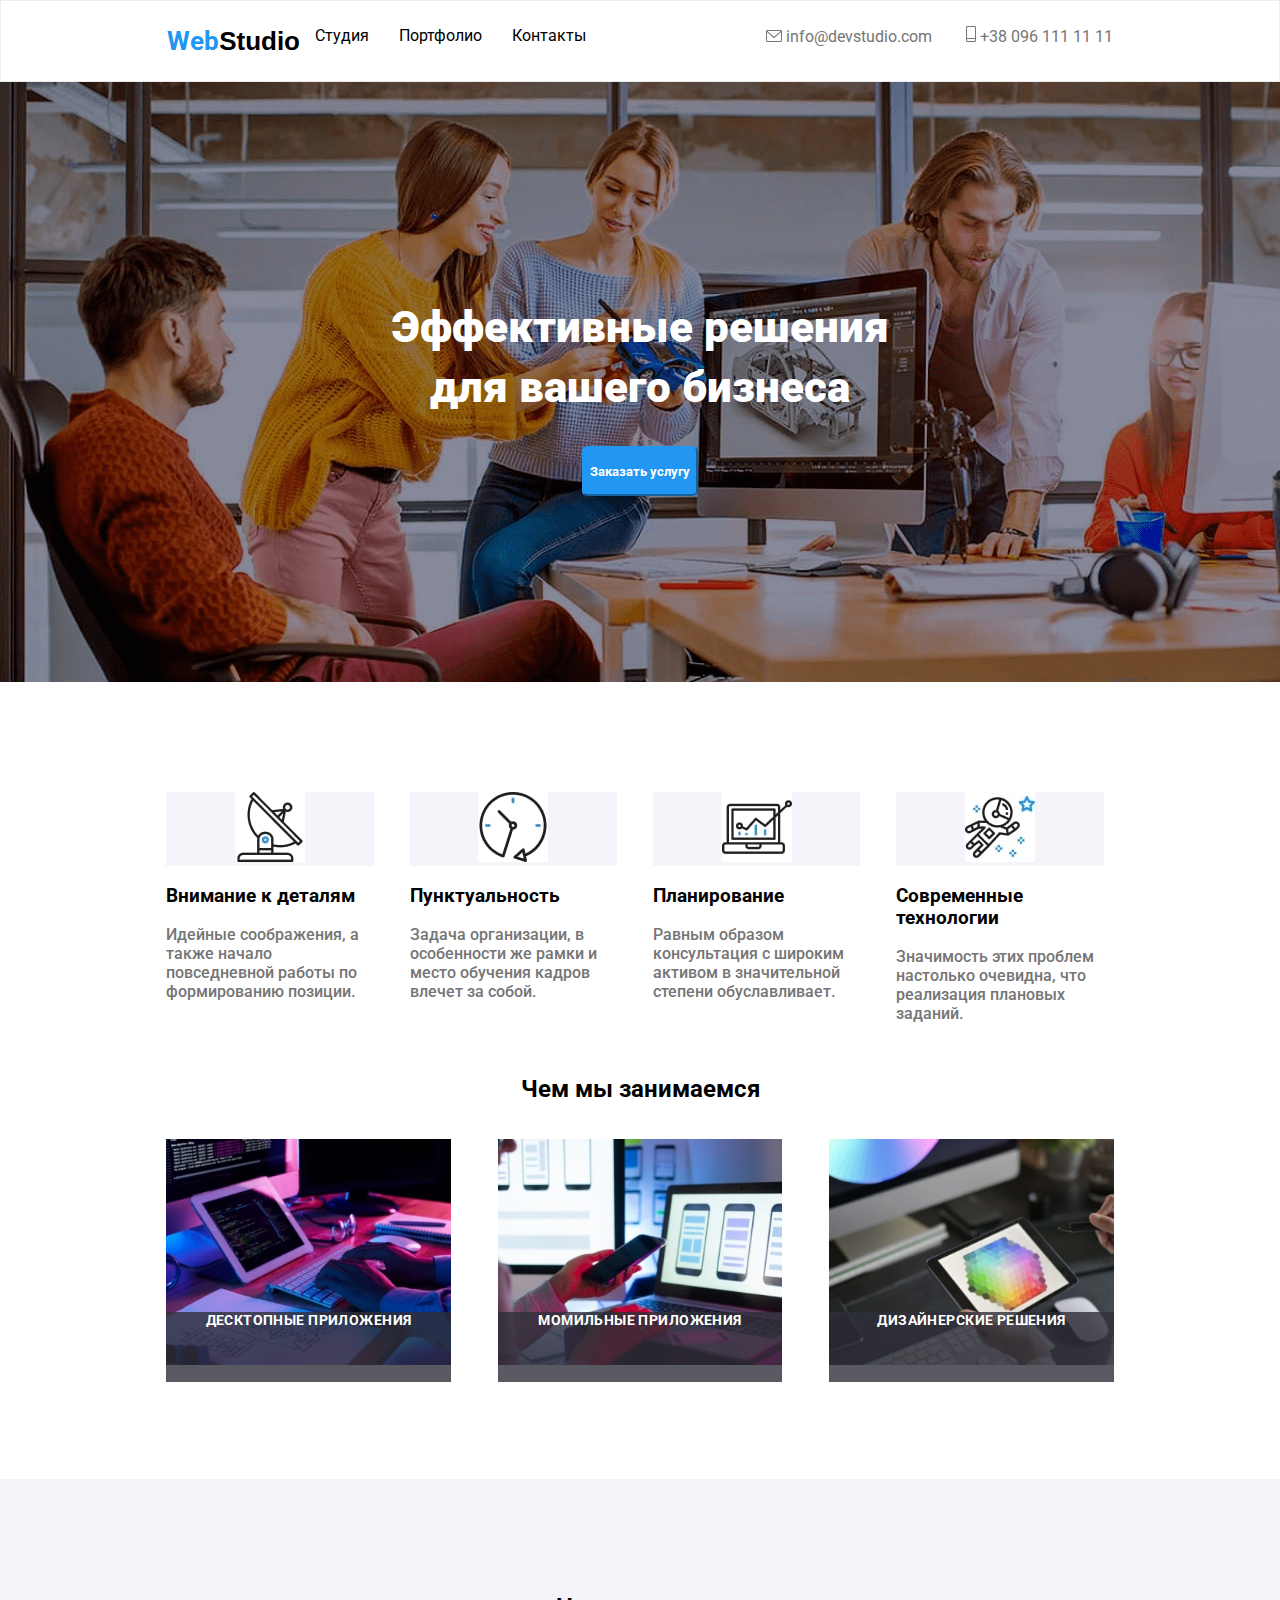
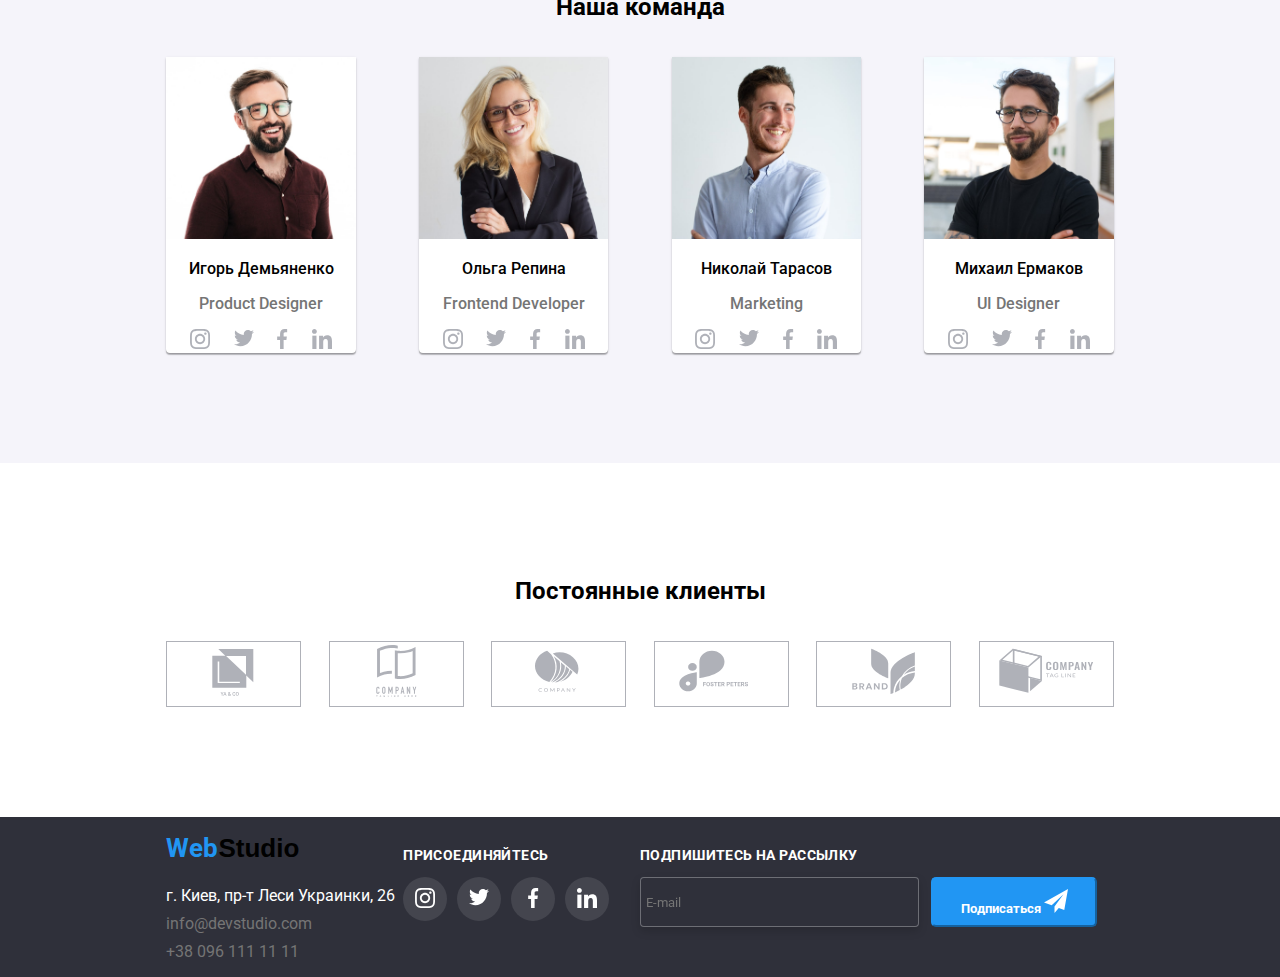
<file: homework8/index.html>
<!DOCTYPE html>
<html lang="en">
<head>
    <meta charset="UTF-8">
    <meta http-equiv="X-UA-Compatible" content="IE=edge">
    <meta name="viewport" content="width=device-width, initial-scale=1.0">
    <link rel="stylesheet" href="styles.css" type="text/css">
    <link rel="preconnect" href="https://fonts.googleapis.com">
    <link href="https://cdnjs.cloudflare.com/ajax/libs/font-awesome/4.7.0/css/font-awesome.min.css" rel="stylesheet"/>
    <link rel="preconnect" href="https://fonts.gstatic.com" crossorigin>
    <link href="https://fonts.googleapis.com/css2?family=Roboto:ital,wght@0,400;0,500;0,900;1,700&display=swap" rel="stylesheet">
    <title>Document</title>
</head>
<body>
    <!-- Модальное окно -->
        <div class="backdrop is-hidden" data-modal>
            <div class="modal1">
                <div class="modal-content">
                    <div class="modal-body">
                        <button data-modal-close class="close">
                            <svg width="25" height="25" viewBox="0 0 18 18" fill="none" xmlns="http://www.w3.org/2000/svg">
                                <path d="M15 4.10786L13.8921 3L9.5 7.39214L5.10786 3L4 4.10786L8.39214 8.5L4 12.8921L5.10786 14L9.5 9.60786L13.8921 14L15 12.8921L10.6079 8.5L15 4.10786Z" fill="black"/>
                            </svg>
                        </button>
                            <h2>Оставьте свои данные мы вам перезвоним</h2>
                        <form action="data">
                        <p>Имя</p>
                        <label for="name"></label>
                        <input type="text" name="name" placeholder="&#xF007;" style="font-family:Arial, FontAwesome" />
                        <p>Телефон</p>
                        <label for="phone"></label>
                        <input type="text" name="phone" placeholder="&#xf095;" style="font-family:Arial, FontAwesome" />
                        <p>почта</p>
                        <label for="mail"></label>
                        <input type="text" name="mail" placeholder="&#xf0e0;" style="font-family:Arial, FontAwesome">   
                        <p>Комментарий</p>
                        <textarea id="textPlace" name="textPlace" placeholder="Введите текст"></textarea>
                        <div class="agree">
                            <input type="checkbox" id="agreement" name="agreement" value="agreement">
                            <label for="agreement">Соглашаюсь с рассылкой и принимаю <a href="#">Условия договора</a></label>
                        </div>
                        <div class="width100 send"><button type="button" class="btn btn-primary alignCenter">Отправить</button></div>
                        </form>                        
                    </div>
                </div>
            </div>
        </div>
        <div class="backdrop is-hidden white" data-modal2>
            <div class="modal2">
                <div class="modal-content2">
                    <div class="modal-body2">
                        <button data-modal-close2 class="close">
                            <svg width="25" height="25" viewBox="0 0 18 18" fill="none" xmlns="http://www.w3.org/2000/svg">
                                <path d="M15 4.10786L13.8921 3L9.5 7.39214L5.10786 3L4 4.10786L8.39214 8.5L4 12.8921L5.10786 14L9.5 9.60786L13.8921 14L15 12.8921L10.6079 8.5L15 4.10786Z"/>
                            </svg>
                        </button>
                        <div class="nav-for-phone">
                            <ul class="menu black-text">
                                <li class="float margin-15"><a href="#">Студия</a></li>
                                <li class="float margin-15"><a href="portfolio1.html">Портфолио</a></li>
                                <li class="float margin-15"><a href="#">Контакты</a></li>
                            </ul>
                        </div>
                        <ul class="inline contact-for-phone">
                            <li class="list tell">
                                <a href="+380961111111">
                                    +38 096 111 11 11
                                </a>
                            </li>
                            <li class="list margin-right-30">
                                <a href="login.html">
                                    info@devstudio.com
                                </a></li>

                        </ul>
                        <ul class="list nav-social-media">
                            <li class="social-media">
                                <a href="#">Instagram</a>
                            </li>
                            <li class="social-media">
                                <a href="#">Twitter</a>
                            </li>
                            <li class="social-media">
                                <a href="#">Facebook</a>
                            </li>
                            <li class="social-media">
                                <a href="#">LinkedIn</a>
                            </li>
                        </ul>
                    </div>
                </div>
            </div>
        </div>
    <header>
        <div class="margin100 nav">
            <a href="#" class="main"><p class="logo inline">
                <span class="blue">Web</span>Studio</p></a>
            <nav>
                <ul class="menu black-text">
                    <li class="float margin-15"><a href="#">Студия</a></li>
                    <li class="float margin-15"><a href="portfolio.html">Портфолио</a></li>
                    <li class="float margin-15"><a href="#">Контакты</a></li>
                </ul>
            </nav>
            <ul class="inline contact">
                <li class="list margin-right-30">
                    <a href="login.html">
                        <svg width="16" height="12" viewBox="0 0 16 12" fill="" xmlns="http://www.w3.org/2000/svg">
                            <path d="M14.5 0H1.50001C0.672854 0 0 0.672853 0 1.50001V10.5C0 11.3271 0.672854 12 1.50001 12H14.5C15.3271 12 16 11.3271 16 10.5V1.50001C16 0.672853 15.3271 0 14.5 0ZM14.5 0.999994C14.5679 0.999994 14.6325 1.01409 14.6916 1.0387L8 6.83838L1.30833 1.0387C1.36742 1.01412 1.43204 0.999994 1.49998 0.999994H14.5ZM14.5 11H1.50001C1.22414 11 0.999996 10.7759 0.999996 10.5V2.09521L7.67236 7.87792C7.76661 7.95944 7.8833 7.99999 8 7.99999C8.1167 7.99999 8.23339 7.95948 8.32764 7.87792L15 2.09521V10.5C15 10.7759 14.7759 11 14.5 11Z"/>
                        </svg>
                        info@devstudio.com
                    </a></li>
                <li class="list">
                    <a href="+380961111111">
                        <svg width="10" height="16" viewBox="0 0 10 16" fill="none" xmlns="http://www.w3.org/2000/svg">
                            <path d="M8.5 0H1.5C0.672848 0 0 0.672848 0 1.5V14.5C0 15.3272 0.672848 16 1.5 16H8.5C9.32715 16 10 15.3272 10 14.5V1.5C10 0.672848 9.32715 0 8.5 0ZM1.5 1H8.5C8.77588 1 9 1.22412 9 1.5V12H1V1.5C1 1.22412 1.22412 1 1.5 1ZM8.5 15H1.5C1.22412 15 1 14.7759 1 14.5V13H9V14.5C9 14.7759 8.77588 15 8.5 15Z"/>
                        </svg>
                        +38 096 111 11 11
                    </a>
                </li>
            </ul>
            <button class="menu-for-phone" data-modal-open2>
                <svg width="24" height="16" viewBox="0 0 24 16" fill="none" xmlns="http://www.w3.org/2000/svg">
                    <path fill-rule="evenodd" clip-rule="evenodd" d="M0 2.66667V0H24V2.66667H0ZM0 9.33333H24V6.66667H0V9.33333ZM0 16H24V13.3333H0V16Z" fill="black"/>
                </svg>                    
            </button>
        </div>             
    </header>
    <main>
        <section class="order">
            <div class="take-an-order">
                <div class="add">
                    <h1>Эффективные решения для вашего бизнеса</h1>
                    <button data-modal-open>Заказать услугу</button>

                </div>
            </div>
        </section>
        <section>
        <div class="features margin100">
            <ul class="flex-list">
                <li class="float w23">
                    <p class="photo"><img src="images/feature1.jpg" alt="feature"></p>
                    <h3>Внимание к деталям</h3>
                    <p class="gray">Идейные соображения, а также начало повседневной работы по формированию позиции.</p>
                </li>
                <li class="float w23">
                    <p class="photo"><img src="images/feature2.jpg" alt="feature"></p>
                    <h3>Пунктуальность</h3>
                    <p class="gray">Задача организации, в особенности же рамки и место обучения кадров влечет за собой.</p>
                </li>
                <li class="float w23">
                    <p class="photo"><img src="images/feature3.jpg" alt="feature"></p>
                    <h3>Планирование</h3>
                    <p class="gray">Равным образом консультация с широким активом в значительной степени обуславливает.</p>
                </li>
                <li class="float w23">
                    <p class="photo"><img src="images/feature4.jpg" alt="feature"></p>
                    <h3>Современные технологии</h3>
                    <p class="gray">Значимость этих проблем настолько очевидна, что реализация плановых заданий.</p>
                </li>
            </ul>
        </div>
        <div class="classes margin100">
            <h2>Чем мы занимаемся</h2>
            <ul class="flex-list w100">
                <li class="float w33">
                    <div class="relative">
                        <img src="images/whatWeDo3.jpg" alt="">
                        <div class="description">ДЕСКТОПНЫЕ ПРИЛОЖЕНИЯ</div>
                    </div>
                </li>
                <li class="float w33">
                    <div class="relative">
                        <img src="images/whatWeDo.jpg" alt="">
                        <div class="description">МОМИЛЬНЫЕ ПРИЛОЖЕНИЯ</div>
                    </div>
                </li>
                <li class="float w33">
                    <div class="relative">
                        <img src="images/whatWeDo2.jpg" alt="">
                        <div class="description">ДИЗАЙНЕРСКИЕ РЕШЕНИЯ</div>
                    </div>
                </li>
            </ul>
        </div>
        </section>
        <section class="our-team margin100">
            <h2>Наша команда</h2>
            <div class="margin100">
                <ul class="flex-list w100 our-team-list">
                    <li class="float w20">
                        <div class="white">
                            <img src="images/ourTeam.jpg" alt="" width="100%" height="auto">
                            <p>Игорь Демьяненко</p>
                            <p class="gray">Product Designer</p>
                            <ul class="list-for-links w100">
                                <li>
                                    <a>
                                        <svg width="20" height="20" viewBox="0 0 20 20" fill="currentColor" xmlns="http://www.w3.org/2000/svg">
                                            <g clip-path="url(#clip0)">
                                                <path d="M19.9804 5.88005C19.9336 4.81738 19.7617 4.0868 19.5156 3.45374C19.2616 2.78176 18.8709 2.18014 18.359 1.68002C17.8589 1.1721 17.2533 0.777435 16.5891 0.527447C15.9524 0.281274 15.2256 0.109427 14.163 0.0625732C13.0924 0.0117516 12.7525 0 10.0371 0C7.32173 0 6.98185 0.0117516 5.91521 0.0586052C4.85253 0.105459 4.12195 0.277459 3.48904 0.523479C2.81692 0.777435 2.2153 1.16814 1.71517 1.68002C1.20726 2.18014 0.812743 2.78573 0.562603 3.44992C0.31643 4.0868 0.144583 4.81341 0.0977294 5.87609C0.0469078 6.9467 0.0351562 7.28658 0.0351562 10.002C0.0351562 12.7173 0.0469078 13.0572 0.0937614 14.1239C0.140615 15.1865 0.312615 15.9171 0.558787 16.5502C0.812743 17.2221 1.20726 17.8238 1.71517 18.3239C2.2153 18.8318 2.82088 19.2265 3.48508 19.4765C4.12195 19.7226 4.84856 19.8945 5.91139 19.9413C6.97788 19.9883 7.31791 19.9999 10.0333 19.9999C12.7487 19.9999 13.0885 19.9883 14.1552 19.9413C15.2179 19.8945 15.9484 19.7226 16.5813 19.4765C17.9254 18.9568 18.9881 17.8941 19.5078 16.5502C19.7538 15.9133 19.9258 15.1865 19.9727 14.1239C20.0195 13.0572 20.0313 12.7173 20.0313 10.002C20.0313 7.28658 20.0273 6.9467 19.9804 5.88005ZM18.1794 14.0457C18.1364 15.0225 17.9723 15.5499 17.8356 15.9015C17.4995 16.7728 16.808 17.4643 15.9367 17.8004C15.5851 17.9372 15.0538 18.1012 14.0809 18.1441C13.026 18.1911 12.7096 18.2027 10.0411 18.2027C7.37255 18.2027 7.05221 18.1911 6.00113 18.1441C5.02438 18.1012 4.49693 17.9372 4.1453 17.8004C3.71171 17.6402 3.31704 17.3862 2.9967 17.0541C2.6646 16.7298 2.41065 16.3391 2.2504 15.9055C2.11365 15.5539 1.94959 15.0225 1.90671 14.0497C1.8597 12.9948 1.8481 12.6783 1.8481 10.0097C1.8481 7.34122 1.8597 7.02087 1.90671 5.96995C1.94959 4.99319 2.11365 4.46575 2.2504 4.11412C2.41065 3.68038 2.6646 3.28586 3.00067 2.96536C3.32483 2.63327 3.71553 2.37931 4.14927 2.21921C4.5009 2.08247 5.03231 1.9184 6.0051 1.87537C7.05999 1.82851 7.37652 1.81676 10.0449 1.81676C12.7174 1.81676 13.0337 1.82851 14.0848 1.87537C15.0616 1.9184 15.589 2.08247 15.9407 2.21921C16.3742 2.37931 16.7689 2.63327 17.0893 2.96536C17.4213 3.28967 17.6753 3.68038 17.8356 4.11412C17.9723 4.46575 18.1364 4.99701 18.1794 5.96995C18.2263 7.02484 18.238 7.34122 18.238 10.0097C18.238 12.6783 18.2263 12.9908 18.1794 14.0457Z"/>
                                                <path d="M10.0371 4.8642C7.20074 4.8642 4.89941 7.16537 4.89941 10.0019C4.89941 12.8385 7.20074 15.1396 10.0371 15.1396C12.8737 15.1396 15.1749 12.8385 15.1749 10.0019C15.1749 7.16537 12.8737 4.8642 10.0371 4.8642ZM10.0371 13.3346C8.19702 13.3346 6.70442 11.8422 6.70442 10.0019C6.70442 8.16165 8.19702 6.66921 10.0371 6.66921C11.8774 6.66921 13.3698 8.16165 13.3698 10.0019C13.3698 11.8422 11.8774 13.3346 10.0371 13.3346Z"/>
                                                <path d="M16.5775 4.6611C16.5775 5.32346 16.0404 5.86052 15.3779 5.86052C14.7155 5.86052 14.1785 5.32346 14.1785 4.6611C14.1785 3.99858 14.7155 3.46167 15.3779 3.46167C16.0404 3.46167 16.5775 3.99858 16.5775 4.6611Z"/>
                                            </g>
                                            <defs>
                                                <clipPath id="clip0">
                                                    <rect width="20" height="20" fill="white"/>
                                                </clipPath>
                                            </defs>
                                        </svg>
                                    </a>
                                </li>
                                <li>
                                    <a> 
                                        <svg width="20" height="18" viewBox="0 0 20 18" fill="none" xmlns="http://www.w3.org/2000/svg">
                                        <path d="M20 2.79875C19.2563 3.125 18.4637 3.34125 17.6375 3.44625C18.4875 2.93875 19.1363 2.14125 19.4412 1.18C18.6488 1.6525 17.7738 1.98625 16.8412 2.1725C16.0887 1.37125 15.0162 0.875 13.8462 0.875C11.5763 0.875 9.74875 2.7175 9.74875 4.97625C9.74875 5.30125 9.77625 5.61375 9.84375 5.91125C6.435 5.745 3.41875 4.11125 1.3925 1.6225C1.03875 2.23625 0.83125 2.93875 0.83125 3.695C0.83125 5.115 1.5625 6.37375 2.6525 7.1025C1.99375 7.09 1.3475 6.89875 0.8 6.5975C0.8 6.61 0.8 6.62625 0.8 6.6425C0.8 8.635 2.22125 10.29 4.085 10.6712C3.75125 10.7625 3.3875 10.8062 3.01 10.8062C2.7475 10.8062 2.4825 10.7913 2.23375 10.7362C2.765 12.36 4.2725 13.5538 6.065 13.5925C4.67 14.6838 2.89875 15.3412 0.98125 15.3412C0.645 15.3412 0.3225 15.3263 0 15.285C1.81625 16.4563 3.96875 17.125 6.29 17.125C13.835 17.125 17.96 10.875 17.96 5.4575C17.96 5.27625 17.9538 5.10125 17.945 4.9275C18.7588 4.35 19.4425 3.62875 20 2.79875Z"/>
                                        </svg>                                            
                                    </a>
                                </li>
                                <li>
                                    <a>
                                        <svg width="11" height="20" viewBox="0 0 11 20" fill="none" xmlns="http://www.w3.org/2000/svg">
                                            <path d="M8.33088 3.32083H10.1567V0.140833C9.84172 0.0975 8.75839 0 7.49672 0C4.86422 0 3.06088 1.65583 3.06088 4.69917V7.5H0.155884V11.055H3.06088V20H6.62255V11.0558H9.41005L9.85255 7.50083H6.62172V5.05167C6.62255 4.02417 6.89922 3.32083 8.33088 3.32083Z"/>
                                        </svg>       
                                    </a>
                                </li>
                                <li>
                                    <a>
                                        <svg width="20" height="20" viewBox="0 0 20 20" fill="none" xmlns="http://www.w3.org/2000/svg">
                                            <g clip-path="url(#clip0)">
                                            <path d="M19.9951 20V19.9992H20.0001V12.6642C20.0001 9.07587 19.2276 6.31171 15.0326 6.31171C13.0159 6.31171 11.6626 7.41837 11.1101 8.46754H11.0517V6.64671H7.07422V19.9992H11.2159V13.3875C11.2159 11.6467 11.5459 9.96337 13.7017 9.96337C15.8259 9.96337 15.8576 11.95 15.8576 13.4992V20H19.9951Z"/>
                                            <path d="M0.329956 6.64746H4.47662V20H0.329956V6.64746Z"/>
                                            <path d="M2.40167 0C1.07583 0 0 1.07583 0 2.40167C0 3.7275 1.07583 4.82583 2.40167 4.82583C3.7275 4.82583 4.80333 3.7275 4.80333 2.40167C4.8025 1.07583 3.72667 0 2.40167 0V0Z"/>
                                            </g>
                                            <defs>
                                            <clipPath id="clip0">
                                            <rect width="20" height="20" fill="white"/>
                                            </clipPath>
                                            </defs>
                                            </svg>                                            
                                    </a>
                                </li>
                            </ul>
                        </div>
                    </li>
                    <li class="flex-float w20">                        
                        <div class="white">
                            <img src="images/ourTeam2.jpg" alt="" width="100%" height="auto">
                            <p>Ольга Репина</p>
                            <p class="gray">Frontend Developer</p>
                            <ul class="list-for-links w100">
                                <li>
                                    <a>
                                        <svg width="20" height="20" viewBox="0 0 20 20" fill="currentColor" xmlns="http://www.w3.org/2000/svg">
                                        <g clip-path="url(#clip0)">
                                        <path d="M19.9804 5.88005C19.9336 4.81738 19.7617 4.0868 19.5156 3.45374C19.2616 2.78176 18.8709 2.18014 18.359 1.68002C17.8589 1.1721 17.2533 0.777435 16.5891 0.527447C15.9524 0.281274 15.2256 0.109427 14.163 0.0625732C13.0924 0.0117516 12.7525 0 10.0371 0C7.32173 0 6.98185 0.0117516 5.91521 0.0586052C4.85253 0.105459 4.12195 0.277459 3.48904 0.523479C2.81692 0.777435 2.2153 1.16814 1.71517 1.68002C1.20726 2.18014 0.812743 2.78573 0.562603 3.44992C0.31643 4.0868 0.144583 4.81341 0.0977294 5.87609C0.0469078 6.9467 0.0351562 7.28658 0.0351562 10.002C0.0351562 12.7173 0.0469078 13.0572 0.0937614 14.1239C0.140615 15.1865 0.312615 15.9171 0.558787 16.5502C0.812743 17.2221 1.20726 17.8238 1.71517 18.3239C2.2153 18.8318 2.82088 19.2265 3.48508 19.4765C4.12195 19.7226 4.84856 19.8945 5.91139 19.9413C6.97788 19.9883 7.31791 19.9999 10.0333 19.9999C12.7487 19.9999 13.0885 19.9883 14.1552 19.9413C15.2179 19.8945 15.9484 19.7226 16.5813 19.4765C17.9254 18.9568 18.9881 17.8941 19.5078 16.5502C19.7538 15.9133 19.9258 15.1865 19.9727 14.1239C20.0195 13.0572 20.0313 12.7173 20.0313 10.002C20.0313 7.28658 20.0273 6.9467 19.9804 5.88005ZM18.1794 14.0457C18.1364 15.0225 17.9723 15.5499 17.8356 15.9015C17.4995 16.7728 16.808 17.4643 15.9367 17.8004C15.5851 17.9372 15.0538 18.1012 14.0809 18.1441C13.026 18.1911 12.7096 18.2027 10.0411 18.2027C7.37255 18.2027 7.05221 18.1911 6.00113 18.1441C5.02438 18.1012 4.49693 17.9372 4.1453 17.8004C3.71171 17.6402 3.31704 17.3862 2.9967 17.0541C2.6646 16.7298 2.41065 16.3391 2.2504 15.9055C2.11365 15.5539 1.94959 15.0225 1.90671 14.0497C1.8597 12.9948 1.8481 12.6783 1.8481 10.0097C1.8481 7.34122 1.8597 7.02087 1.90671 5.96995C1.94959 4.99319 2.11365 4.46575 2.2504 4.11412C2.41065 3.68038 2.6646 3.28586 3.00067 2.96536C3.32483 2.63327 3.71553 2.37931 4.14927 2.21921C4.5009 2.08247 5.03231 1.9184 6.0051 1.87537C7.05999 1.82851 7.37652 1.81676 10.0449 1.81676C12.7174 1.81676 13.0337 1.82851 14.0848 1.87537C15.0616 1.9184 15.589 2.08247 15.9407 2.21921C16.3742 2.37931 16.7689 2.63327 17.0893 2.96536C17.4213 3.28967 17.6753 3.68038 17.8356 4.11412C17.9723 4.46575 18.1364 4.99701 18.1794 5.96995C18.2263 7.02484 18.238 7.34122 18.238 10.0097C18.238 12.6783 18.2263 12.9908 18.1794 14.0457Z"/>
                                        <path d="M10.0371 4.8642C7.20074 4.8642 4.89941 7.16537 4.89941 10.0019C4.89941 12.8385 7.20074 15.1396 10.0371 15.1396C12.8737 15.1396 15.1749 12.8385 15.1749 10.0019C15.1749 7.16537 12.8737 4.8642 10.0371 4.8642ZM10.0371 13.3346C8.19702 13.3346 6.70442 11.8422 6.70442 10.0019C6.70442 8.16165 8.19702 6.66921 10.0371 6.66921C11.8774 6.66921 13.3698 8.16165 13.3698 10.0019C13.3698 11.8422 11.8774 13.3346 10.0371 13.3346Z"/>
                                        <path d="M16.5775 4.6611C16.5775 5.32346 16.0404 5.86052 15.3779 5.86052C14.7155 5.86052 14.1785 5.32346 14.1785 4.6611C14.1785 3.99858 14.7155 3.46167 15.3779 3.46167C16.0404 3.46167 16.5775 3.99858 16.5775 4.6611Z"/>
                                        </g>
                                        <defs>
                                        <clipPath id="clip0">
                                        <rect width="20" height="20" fill="white"/>
                                        </clipPath>
                                        </defs>
                                        </svg>
                                    </a>
                                </li>
                                <li>
                                    <a> 
                                        <svg width="20" height="18" viewBox="0 0 20 18" fill="none" xmlns="http://www.w3.org/2000/svg">
                                        <path d="M20 2.79875C19.2563 3.125 18.4637 3.34125 17.6375 3.44625C18.4875 2.93875 19.1363 2.14125 19.4412 1.18C18.6488 1.6525 17.7738 1.98625 16.8412 2.1725C16.0887 1.37125 15.0162 0.875 13.8462 0.875C11.5763 0.875 9.74875 2.7175 9.74875 4.97625C9.74875 5.30125 9.77625 5.61375 9.84375 5.91125C6.435 5.745 3.41875 4.11125 1.3925 1.6225C1.03875 2.23625 0.83125 2.93875 0.83125 3.695C0.83125 5.115 1.5625 6.37375 2.6525 7.1025C1.99375 7.09 1.3475 6.89875 0.8 6.5975C0.8 6.61 0.8 6.62625 0.8 6.6425C0.8 8.635 2.22125 10.29 4.085 10.6712C3.75125 10.7625 3.3875 10.8062 3.01 10.8062C2.7475 10.8062 2.4825 10.7913 2.23375 10.7362C2.765 12.36 4.2725 13.5538 6.065 13.5925C4.67 14.6838 2.89875 15.3412 0.98125 15.3412C0.645 15.3412 0.3225 15.3263 0 15.285C1.81625 16.4563 3.96875 17.125 6.29 17.125C13.835 17.125 17.96 10.875 17.96 5.4575C17.96 5.27625 17.9538 5.10125 17.945 4.9275C18.7588 4.35 19.4425 3.62875 20 2.79875Z"/>
                                        </svg>                                            
                                    </a>
                                </li>
                                <li>
                                    <a>
                                        <svg width="11" height="20" viewBox="0 0 11 20" fill="none" xmlns="http://www.w3.org/2000/svg">
                                            <path d="M8.33088 3.32083H10.1567V0.140833C9.84172 0.0975 8.75839 0 7.49672 0C4.86422 0 3.06088 1.65583 3.06088 4.69917V7.5H0.155884V11.055H3.06088V20H6.62255V11.0558H9.41005L9.85255 7.50083H6.62172V5.05167C6.62255 4.02417 6.89922 3.32083 8.33088 3.32083Z"/>
                                        </svg>       
                                    </a>
                                </li>
                                <li>
                                    <a>
                                        <svg width="20" height="20" viewBox="0 0 20 20" fill="none" xmlns="http://www.w3.org/2000/svg">
                                            <g clip-path="url(#clip0)">
                                            <path d="M19.9951 20V19.9992H20.0001V12.6642C20.0001 9.07587 19.2276 6.31171 15.0326 6.31171C13.0159 6.31171 11.6626 7.41837 11.1101 8.46754H11.0517V6.64671H7.07422V19.9992H11.2159V13.3875C11.2159 11.6467 11.5459 9.96337 13.7017 9.96337C15.8259 9.96337 15.8576 11.95 15.8576 13.4992V20H19.9951Z"/>
                                            <path d="M0.329956 6.64746H4.47662V20H0.329956V6.64746Z"/>
                                            <path d="M2.40167 0C1.07583 0 0 1.07583 0 2.40167C0 3.7275 1.07583 4.82583 2.40167 4.82583C3.7275 4.82583 4.80333 3.7275 4.80333 2.40167C4.8025 1.07583 3.72667 0 2.40167 0V0Z"/>
                                            </g>
                                            <defs>
                                            <clipPath id="clip0">
                                            <rect width="20" height="20" fill="white"/>
                                            </clipPath>
                                            </defs>
                                            </svg>                                            
                                    </a>
                                </li>
                            </ul>
                        </div>
                    </li>
                    <li class="flex-float w20">
                        <div class="white">
                            <img src="images/ourTeam3.jpg" alt="" width="100%" height="auto">
                            <p>Николай Тарасов</p>
                            <p class="gray">Marketing</p>
                            <ul class="list-for-links w100">
                                <li>
                                    <a>
                                        <svg width="20" height="20" viewBox="0 0 20 20" fill="currentColor" xmlns="http://www.w3.org/2000/svg">
                                            <g clip-path="url(#clip0)">
                                                <path d="M19.9804 5.88005C19.9336 4.81738 19.7617 4.0868 19.5156 3.45374C19.2616 2.78176 18.8709 2.18014 18.359 1.68002C17.8589 1.1721 17.2533 0.777435 16.5891 0.527447C15.9524 0.281274 15.2256 0.109427 14.163 0.0625732C13.0924 0.0117516 12.7525 0 10.0371 0C7.32173 0 6.98185 0.0117516 5.91521 0.0586052C4.85253 0.105459 4.12195 0.277459 3.48904 0.523479C2.81692 0.777435 2.2153 1.16814 1.71517 1.68002C1.20726 2.18014 0.812743 2.78573 0.562603 3.44992C0.31643 4.0868 0.144583 4.81341 0.0977294 5.87609C0.0469078 6.9467 0.0351562 7.28658 0.0351562 10.002C0.0351562 12.7173 0.0469078 13.0572 0.0937614 14.1239C0.140615 15.1865 0.312615 15.9171 0.558787 16.5502C0.812743 17.2221 1.20726 17.8238 1.71517 18.3239C2.2153 18.8318 2.82088 19.2265 3.48508 19.4765C4.12195 19.7226 4.84856 19.8945 5.91139 19.9413C6.97788 19.9883 7.31791 19.9999 10.0333 19.9999C12.7487 19.9999 13.0885 19.9883 14.1552 19.9413C15.2179 19.8945 15.9484 19.7226 16.5813 19.4765C17.9254 18.9568 18.9881 17.8941 19.5078 16.5502C19.7538 15.9133 19.9258 15.1865 19.9727 14.1239C20.0195 13.0572 20.0313 12.7173 20.0313 10.002C20.0313 7.28658 20.0273 6.9467 19.9804 5.88005ZM18.1794 14.0457C18.1364 15.0225 17.9723 15.5499 17.8356 15.9015C17.4995 16.7728 16.808 17.4643 15.9367 17.8004C15.5851 17.9372 15.0538 18.1012 14.0809 18.1441C13.026 18.1911 12.7096 18.2027 10.0411 18.2027C7.37255 18.2027 7.05221 18.1911 6.00113 18.1441C5.02438 18.1012 4.49693 17.9372 4.1453 17.8004C3.71171 17.6402 3.31704 17.3862 2.9967 17.0541C2.6646 16.7298 2.41065 16.3391 2.2504 15.9055C2.11365 15.5539 1.94959 15.0225 1.90671 14.0497C1.8597 12.9948 1.8481 12.6783 1.8481 10.0097C1.8481 7.34122 1.8597 7.02087 1.90671 5.96995C1.94959 4.99319 2.11365 4.46575 2.2504 4.11412C2.41065 3.68038 2.6646 3.28586 3.00067 2.96536C3.32483 2.63327 3.71553 2.37931 4.14927 2.21921C4.5009 2.08247 5.03231 1.9184 6.0051 1.87537C7.05999 1.82851 7.37652 1.81676 10.0449 1.81676C12.7174 1.81676 13.0337 1.82851 14.0848 1.87537C15.0616 1.9184 15.589 2.08247 15.9407 2.21921C16.3742 2.37931 16.7689 2.63327 17.0893 2.96536C17.4213 3.28967 17.6753 3.68038 17.8356 4.11412C17.9723 4.46575 18.1364 4.99701 18.1794 5.96995C18.2263 7.02484 18.238 7.34122 18.238 10.0097C18.238 12.6783 18.2263 12.9908 18.1794 14.0457Z"/>
                                                <path d="M10.0371 4.8642C7.20074 4.8642 4.89941 7.16537 4.89941 10.0019C4.89941 12.8385 7.20074 15.1396 10.0371 15.1396C12.8737 15.1396 15.1749 12.8385 15.1749 10.0019C15.1749 7.16537 12.8737 4.8642 10.0371 4.8642ZM10.0371 13.3346C8.19702 13.3346 6.70442 11.8422 6.70442 10.0019C6.70442 8.16165 8.19702 6.66921 10.0371 6.66921C11.8774 6.66921 13.3698 8.16165 13.3698 10.0019C13.3698 11.8422 11.8774 13.3346 10.0371 13.3346Z"/>
                                                <path d="M16.5775 4.6611C16.5775 5.32346 16.0404 5.86052 15.3779 5.86052C14.7155 5.86052 14.1785 5.32346 14.1785 4.6611C14.1785 3.99858 14.7155 3.46167 15.3779 3.46167C16.0404 3.46167 16.5775 3.99858 16.5775 4.6611Z"/>
                                            </g>
                                            <defs>
                                                <clipPath id="clip0">
                                                    <rect width="20" height="20" fill="white"/>
                                                </clipPath>
                                            </defs>
                                        </svg>
                                    </a>
                                </li>
                                <li>
                                    <a> 
                                        <svg width="20" height="18" viewBox="0 0 20 18" fill="none" xmlns="http://www.w3.org/2000/svg">
                                            <path d="M20 2.79875C19.2563 3.125 18.4637 3.34125 17.6375 3.44625C18.4875 2.93875 19.1363 2.14125 19.4412 1.18C18.6488 1.6525 17.7738 1.98625 16.8412 2.1725C16.0887 1.37125 15.0162 0.875 13.8462 0.875C11.5763 0.875 9.74875 2.7175 9.74875 4.97625C9.74875 5.30125 9.77625 5.61375 9.84375 5.91125C6.435 5.745 3.41875 4.11125 1.3925 1.6225C1.03875 2.23625 0.83125 2.93875 0.83125 3.695C0.83125 5.115 1.5625 6.37375 2.6525 7.1025C1.99375 7.09 1.3475 6.89875 0.8 6.5975C0.8 6.61 0.8 6.62625 0.8 6.6425C0.8 8.635 2.22125 10.29 4.085 10.6712C3.75125 10.7625 3.3875 10.8062 3.01 10.8062C2.7475 10.8062 2.4825 10.7913 2.23375 10.7362C2.765 12.36 4.2725 13.5538 6.065 13.5925C4.67 14.6838 2.89875 15.3412 0.98125 15.3412C0.645 15.3412 0.3225 15.3263 0 15.285C1.81625 16.4563 3.96875 17.125 6.29 17.125C13.835 17.125 17.96 10.875 17.96 5.4575C17.96 5.27625 17.9538 5.10125 17.945 4.9275C18.7588 4.35 19.4425 3.62875 20 2.79875Z"/>
                                        </svg>                                            
                                    </a>
                                </li>
                                <li>
                                    <a>
                                        <svg width="11" height="20" viewBox="0 0 11 20" fill="none" xmlns="http://www.w3.org/2000/svg">
                                            <path d="M8.33088 3.32083H10.1567V0.140833C9.84172 0.0975 8.75839 0 7.49672 0C4.86422 0 3.06088 1.65583 3.06088 4.69917V7.5H0.155884V11.055H3.06088V20H6.62255V11.0558H9.41005L9.85255 7.50083H6.62172V5.05167C6.62255 4.02417 6.89922 3.32083 8.33088 3.32083Z"/>
                                        </svg>       
                                    </a>
                                </li>
                                <li>
                                    <a>
                                        <svg width="20" height="20" viewBox="0 0 20 20" fill="none" xmlns="http://www.w3.org/2000/svg">
                                            <g clip-path="url(#clip0)">
                                                <path d="M19.9951 20V19.9992H20.0001V12.6642C20.0001 9.07587 19.2276 6.31171 15.0326 6.31171C13.0159 6.31171 11.6626 7.41837 11.1101 8.46754H11.0517V6.64671H7.07422V19.9992H11.2159V13.3875C11.2159 11.6467 11.5459 9.96337 13.7017 9.96337C15.8259 9.96337 15.8576 11.95 15.8576 13.4992V20H19.9951Z"/>
                                                <path d="M0.329956 6.64746H4.47662V20H0.329956V6.64746Z"/>
                                                <path d="M2.40167 0C1.07583 0 0 1.07583 0 2.40167C0 3.7275 1.07583 4.82583 2.40167 4.82583C3.7275 4.82583 4.80333 3.7275 4.80333 2.40167C4.8025 1.07583 3.72667 0 2.40167 0V0Z"/>
                                            </g>
                                            <defs>
                                                <clipPath id="clip0">
                                                    <rect width="20" height="20" fill="white"/>
                                                </clipPath>
                                            </defs>
                                        </svg>                                            
                                    </a>
                                </li>
                            </ul>
                        </div>
                    </li>
                    <li class="flex-float w20">
                        <div class="white">
                            <img src="images/ourTeam4.jpg" alt="" width="100%" height="auto">
                            <p>Михаил Ермаков</p>
                            <p class="gray">UI Designer</p>
                            <ul class="list-for-links w100">
                                <li>
                                    <a>
                                        <svg width="20" height="20" viewBox="0 0 20 20" fill="currentColor" xmlns="http://www.w3.org/2000/svg">
                                            <g clip-path="url(#clip0)">
                                                <path d="M19.9804 5.88005C19.9336 4.81738 19.7617 4.0868 19.5156 3.45374C19.2616 2.78176 18.8709 2.18014 18.359 1.68002C17.8589 1.1721 17.2533 0.777435 16.5891 0.527447C15.9524 0.281274 15.2256 0.109427 14.163 0.0625732C13.0924 0.0117516 12.7525 0 10.0371 0C7.32173 0 6.98185 0.0117516 5.91521 0.0586052C4.85253 0.105459 4.12195 0.277459 3.48904 0.523479C2.81692 0.777435 2.2153 1.16814 1.71517 1.68002C1.20726 2.18014 0.812743 2.78573 0.562603 3.44992C0.31643 4.0868 0.144583 4.81341 0.0977294 5.87609C0.0469078 6.9467 0.0351562 7.28658 0.0351562 10.002C0.0351562 12.7173 0.0469078 13.0572 0.0937614 14.1239C0.140615 15.1865 0.312615 15.9171 0.558787 16.5502C0.812743 17.2221 1.20726 17.8238 1.71517 18.3239C2.2153 18.8318 2.82088 19.2265 3.48508 19.4765C4.12195 19.7226 4.84856 19.8945 5.91139 19.9413C6.97788 19.9883 7.31791 19.9999 10.0333 19.9999C12.7487 19.9999 13.0885 19.9883 14.1552 19.9413C15.2179 19.8945 15.9484 19.7226 16.5813 19.4765C17.9254 18.9568 18.9881 17.8941 19.5078 16.5502C19.7538 15.9133 19.9258 15.1865 19.9727 14.1239C20.0195 13.0572 20.0313 12.7173 20.0313 10.002C20.0313 7.28658 20.0273 6.9467 19.9804 5.88005ZM18.1794 14.0457C18.1364 15.0225 17.9723 15.5499 17.8356 15.9015C17.4995 16.7728 16.808 17.4643 15.9367 17.8004C15.5851 17.9372 15.0538 18.1012 14.0809 18.1441C13.026 18.1911 12.7096 18.2027 10.0411 18.2027C7.37255 18.2027 7.05221 18.1911 6.00113 18.1441C5.02438 18.1012 4.49693 17.9372 4.1453 17.8004C3.71171 17.6402 3.31704 17.3862 2.9967 17.0541C2.6646 16.7298 2.41065 16.3391 2.2504 15.9055C2.11365 15.5539 1.94959 15.0225 1.90671 14.0497C1.8597 12.9948 1.8481 12.6783 1.8481 10.0097C1.8481 7.34122 1.8597 7.02087 1.90671 5.96995C1.94959 4.99319 2.11365 4.46575 2.2504 4.11412C2.41065 3.68038 2.6646 3.28586 3.00067 2.96536C3.32483 2.63327 3.71553 2.37931 4.14927 2.21921C4.5009 2.08247 5.03231 1.9184 6.0051 1.87537C7.05999 1.82851 7.37652 1.81676 10.0449 1.81676C12.7174 1.81676 13.0337 1.82851 14.0848 1.87537C15.0616 1.9184 15.589 2.08247 15.9407 2.21921C16.3742 2.37931 16.7689 2.63327 17.0893 2.96536C17.4213 3.28967 17.6753 3.68038 17.8356 4.11412C17.9723 4.46575 18.1364 4.99701 18.1794 5.96995C18.2263 7.02484 18.238 7.34122 18.238 10.0097C18.238 12.6783 18.2263 12.9908 18.1794 14.0457Z"/>
                                                <path d="M10.0371 4.8642C7.20074 4.8642 4.89941 7.16537 4.89941 10.0019C4.89941 12.8385 7.20074 15.1396 10.0371 15.1396C12.8737 15.1396 15.1749 12.8385 15.1749 10.0019C15.1749 7.16537 12.8737 4.8642 10.0371 4.8642ZM10.0371 13.3346C8.19702 13.3346 6.70442 11.8422 6.70442 10.0019C6.70442 8.16165 8.19702 6.66921 10.0371 6.66921C11.8774 6.66921 13.3698 8.16165 13.3698 10.0019C13.3698 11.8422 11.8774 13.3346 10.0371 13.3346Z"/>
                                                <path d="M16.5775 4.6611C16.5775 5.32346 16.0404 5.86052 15.3779 5.86052C14.7155 5.86052 14.1785 5.32346 14.1785 4.6611C14.1785 3.99858 14.7155 3.46167 15.3779 3.46167C16.0404 3.46167 16.5775 3.99858 16.5775 4.6611Z"/>
                                            </g>
                                            <defs>
                                                <clipPath id="clip0">
                                                    <rect width="20" height="20" fill="white"/>
                                                </clipPath>
                                            </defs>
                                        </svg>
                                    </a>
                                </li>
                                <li>
                                    <a> 
                                        <svg width="20" height="18" viewBox="0 0 20 18" fill="none" xmlns="http://www.w3.org/2000/svg">
                                            <path d="M20 2.79875C19.2563 3.125 18.4637 3.34125 17.6375 3.44625C18.4875 2.93875 19.1363 2.14125 19.4412 1.18C18.6488 1.6525 17.7738 1.98625 16.8412 2.1725C16.0887 1.37125 15.0162 0.875 13.8462 0.875C11.5763 0.875 9.74875 2.7175 9.74875 4.97625C9.74875 5.30125 9.77625 5.61375 9.84375 5.91125C6.435 5.745 3.41875 4.11125 1.3925 1.6225C1.03875 2.23625 0.83125 2.93875 0.83125 3.695C0.83125 5.115 1.5625 6.37375 2.6525 7.1025C1.99375 7.09 1.3475 6.89875 0.8 6.5975C0.8 6.61 0.8 6.62625 0.8 6.6425C0.8 8.635 2.22125 10.29 4.085 10.6712C3.75125 10.7625 3.3875 10.8062 3.01 10.8062C2.7475 10.8062 2.4825 10.7913 2.23375 10.7362C2.765 12.36 4.2725 13.5538 6.065 13.5925C4.67 14.6838 2.89875 15.3412 0.98125 15.3412C0.645 15.3412 0.3225 15.3263 0 15.285C1.81625 16.4563 3.96875 17.125 6.29 17.125C13.835 17.125 17.96 10.875 17.96 5.4575C17.96 5.27625 17.9538 5.10125 17.945 4.9275C18.7588 4.35 19.4425 3.62875 20 2.79875Z"/>
                                        </svg>                                            
                                    </a>
                                </li>
                                <li>
                                    <a>
                                        <svg width="11" height="20" viewBox="0 0 11 20" fill="none" xmlns="http://www.w3.org/2000/svg">
                                            <path d="M8.33088 3.32083H10.1567V0.140833C9.84172 0.0975 8.75839 0 7.49672 0C4.86422 0 3.06088 1.65583 3.06088 4.69917V7.5H0.155884V11.055H3.06088V20H6.62255V11.0558H9.41005L9.85255 7.50083H6.62172V5.05167C6.62255 4.02417 6.89922 3.32083 8.33088 3.32083Z"/>
                                        </svg>       
                                    </a>
                                </li>
                                <li>
                                    <a>
                                        <svg width="20" height="20" viewBox="0 0 20 20" fill="none" xmlns="http://www.w3.org/2000/svg">
                                            <g clip-path="url(#clip0)">
                                                <path d="M19.9951 20V19.9992H20.0001V12.6642C20.0001 9.07587 19.2276 6.31171 15.0326 6.31171C13.0159 6.31171 11.6626 7.41837 11.1101 8.46754H11.0517V6.64671H7.07422V19.9992H11.2159V13.3875C11.2159 11.6467 11.5459 9.96337 13.7017 9.96337C15.8259 9.96337 15.8576 11.95 15.8576 13.4992V20H19.9951Z"/>
                                                <path d="M0.329956 6.64746H4.47662V20H0.329956V6.64746Z"/>
                                                <path d="M2.40167 0C1.07583 0 0 1.07583 0 2.40167C0 3.7275 1.07583 4.82583 2.40167 4.82583C3.7275 4.82583 4.80333 3.7275 4.80333 2.40167C4.8025 1.07583 3.72667 0 2.40167 0V0Z"/>
                                            </g>
                                            <defs>
                                                <clipPath id="clip0">
                                                    <rect width="20" height="20" fill="white"/>
                                                </clipPath>
                                            </defs>
                                        </svg>                                            
                                    </a>
                                </li>
                            </ul>
                        </div>
                    </li>
                </ul>
            </div>
        </section>
        <section class="clients margin100">
            <h2>Постоянные клиенты</h2>
            <ul class="flex-list inline">
                <li class="w14"><a href="#" class="w100">
                    <svg width="106" height="60" viewBox="0 0 106 60" fill="none" xmlns="http://www.w3.org/2000/svg" class="w100">
                        <path fill-rule="evenodd" clip-rule="evenodd" d="M38 7L45.0078 13.6341L32 13.6265V45.8137H66V33.507L73 40.1338V7H38ZM65.6924 32.7283L45.8226 13.918H65.6924V32.7283ZM59.5231 41.1055H37.3801V19.4579H38.9453V39.6397H59.5231V41.1055ZM42.6089 50.0991L41.791 51.7837L40.9731 50.0991H40.2871L41.481 52.3452V53.6538H42.1011V52.3452L43.2925 50.0991H42.6089ZM43.6367 53.6538L43.9248 52.8262H45.3018L45.5923 53.6538H46.2368L44.8916 50.0991H44.3374L42.9946 53.6538H43.6367ZM44.6133 50.8535L45.1284 52.3281H44.0981L44.6133 50.8535ZM47.8701 52.2427C47.7806 52.3794 47.7358 52.5299 47.7358 52.6943C47.7358 52.9938 47.8408 53.2371 48.0508 53.4243C48.2624 53.6099 48.5439 53.7026 48.8955 53.7026C49.2471 53.7026 49.5498 53.6074 49.8037 53.417L50.0039 53.6538H50.6924L50.1699 53.0361C50.375 52.7562 50.4775 52.3973 50.4775 51.9595H49.9624C49.9624 52.1987 49.9128 52.416 49.8135 52.6113L49.1274 51.8008L49.3691 51.625C49.54 51.5013 49.6629 51.3776 49.7378 51.2539C49.8127 51.1286 49.8501 50.9919 49.8501 50.8438C49.8501 50.6191 49.7671 50.4312 49.6011 50.2798C49.4367 50.1268 49.2251 50.0503 48.9663 50.0503C48.6798 50.0503 48.452 50.1317 48.2827 50.2944C48.1134 50.4556 48.0288 50.6753 48.0288 50.9536C48.0288 51.0675 48.0557 51.1855 48.1094 51.3076C48.1647 51.4297 48.2616 51.5778 48.3999 51.752C48.1362 51.9408 47.9596 52.1043 47.8701 52.2427ZM49.4741 53.0288C49.3 53.1623 49.1128 53.229 48.9126 53.229C48.7352 53.229 48.5936 53.1777 48.4878 53.0752C48.382 52.9727 48.3291 52.8392 48.3291 52.6748C48.3291 52.4844 48.4268 52.3151 48.6221 52.167L48.6978 52.1133L49.4741 53.0288ZM48.8369 51.4541C48.6693 51.2474 48.5854 51.0757 48.5854 50.939C48.5854 50.8201 48.6196 50.7217 48.688 50.6436C48.7563 50.5654 48.8483 50.5264 48.9639 50.5264C49.0713 50.5264 49.16 50.5597 49.23 50.6265C49.3 50.6916 49.335 50.7705 49.335 50.8633C49.335 51.0033 49.2845 51.118 49.1836 51.2075L49.1079 51.2686L48.8369 51.4541ZM54.623 53.3853C54.8672 53.172 55.0072 52.8758 55.043 52.4966H54.4277C54.3952 52.7505 54.3179 52.932 54.1958 53.041C54.0737 53.1501 53.8914 53.2046 53.6489 53.2046C53.3836 53.2046 53.1818 53.1037 53.0435 52.9019C52.9067 52.7 52.8384 52.4071 52.8384 52.0229V51.708C52.8416 51.3288 52.9149 51.0415 53.0581 50.8462C53.203 50.6493 53.4097 50.5508 53.6782 50.5508C53.9093 50.5508 54.0843 50.6077 54.2031 50.7217C54.3236 50.834 54.3984 51.0179 54.4277 51.2734H55.043C55.0039 50.8844 54.8647 50.5833 54.6255 50.3701C54.3862 50.1569 54.0705 50.0503 53.6782 50.0503C53.3869 50.0503 53.1297 50.1195 52.9067 50.2578C52.6854 50.3962 52.5153 50.5931 52.3965 50.8486C52.2777 51.1042 52.2183 51.3996 52.2183 51.7349V52.0669C52.2231 52.394 52.2842 52.6813 52.4014 52.9287C52.5186 53.1761 52.6846 53.3674 52.8994 53.5024C53.1159 53.6359 53.3657 53.7026 53.6489 53.7026C54.0542 53.7026 54.3789 53.5968 54.623 53.3853ZM58.2534 52.8872C58.3739 52.6235 58.4341 52.3175 58.4341 51.9692V51.7715C58.4325 51.4248 58.3706 51.1213 58.2485 50.8608C58.1265 50.5988 57.9531 50.3986 57.7285 50.2603C57.5055 50.1203 57.2492 50.0503 56.9595 50.0503C56.6698 50.0503 56.4126 50.1211 56.188 50.2627C55.965 50.4027 55.7917 50.6053 55.668 50.8706C55.5459 51.1359 55.4849 51.4419 55.4849 51.7886V51.9888C55.4865 52.3289 55.5483 52.6292 55.6704 52.8896C55.7941 53.1501 55.9683 53.3511 56.1929 53.4927C56.4191 53.6326 56.6763 53.7026 56.9644 53.7026C57.2557 53.7026 57.5129 53.6326 57.7358 53.4927C57.9604 53.3511 58.133 53.1493 58.2534 52.8872ZM57.5918 50.8779C57.7415 51.0879 57.8164 51.3898 57.8164 51.7837V51.9692C57.8164 52.3696 57.7423 52.674 57.5942 52.8823C57.4478 53.0907 57.2378 53.1948 56.9644 53.1948C56.6942 53.1948 56.4826 53.0882 56.3296 52.875C56.1782 52.6618 56.1025 52.3599 56.1025 51.9692V51.7642C56.1058 51.3817 56.1823 51.0863 56.332 50.8779C56.4834 50.668 56.6925 50.563 56.9595 50.563C57.2329 50.563 57.4437 50.668 57.5918 50.8779Z"/>
                    </svg>                        
                </a></li>
                <li class="w14"><a href="#" class="w100">
                    <svg width="106" height="60" viewBox="0 0 106 60" fill="none" xmlns="http://www.w3.org/2000/svg" class="w100">
                        <path fill-rule="evenodd" clip-rule="evenodd" d="M50.1136 5.93452H49.977C49.7671 5.92181 49.5571 5.91672 49.3471 5.91163H49.3471H49.3269H48.8918C48.4946 5.91163 48.0898 5.92181 47.6876 5.94215C47.6573 5.93994 47.6269 5.93994 47.5966 5.94215C43.9522 6.14863 40.3817 7.05951 37.0805 8.62492L36.6479 8.83344V30.9746L37.6598 30.6313C38.5477 30.3261 39.4938 30.0515 40.4728 29.7972C43.1193 29.1178 45.8367 28.7567 48.568 28.7216V31.6306C48.2062 31.6332 47.8546 31.6434 47.503 31.6612H47.4195C45.3175 31.7765 43.2317 32.0967 41.1913 32.6173C38.6072 33.2643 36.1143 34.2357 33.7716 35.5086V7.11189C36.2047 5.69275 38.8253 4.62687 41.5556 3.94596C43.9527 3.32705 46.4169 3.00931 48.8918 3H49.3193C49.8303 3.01271 50.3287 3.0356 50.7967 3.0712C52.0297 3.15778 53.2528 3.35263 54.4521 3.65353V6.51685C53.2874 6.24551 52.1032 6.06695 50.9105 5.98284C50.8863 5.98079 50.8621 5.97872 50.8379 5.97666C50.5911 5.95561 50.344 5.93452 50.1136 5.93452ZM55.1528 8.86138C55.7877 8.9097 56.4455 8.93259 57.1108 8.93259C59.7125 8.92307 62.3031 8.59083 64.8239 7.94339C67.4068 7.29396 69.8986 6.32178 72.2411 5.04956V32.9402C69.8067 34.3585 67.1853 35.4243 64.4546 36.1061C62.0571 36.7227 59.5931 37.0395 57.1184 37.0496C55.2433 37.0647 53.3737 36.8443 51.553 36.3935V8.32229C51.983 8.42146 52.4257 8.51301 52.876 8.58929C53.6147 8.7139 54.3939 8.80544 55.1528 8.86138ZM69.3471 9.07753L68.3352 9.41828C67.4042 9.73106 66.4657 10.0108 65.5221 10.26C62.7749 10.966 59.9514 11.3281 57.1158 11.3382C56.4556 11.3382 55.8485 11.3204 55.2616 11.2822L54.4546 11.2288V31.3178V34.0057L55.1477 34.0667C55.7903 34.1227 56.4531 34.1506 57.1209 34.1506C59.3544 34.1412 61.5781 33.8533 63.7412 33.2937C65.5223 32.8469 67.2552 32.2243 68.9145 31.4348L69.3471 31.2263V9.07753Z"/>
                        <path d="M35.7371 45.2124C35.5917 45.0615 35.4163 44.943 35.2224 44.8646C35.0284 44.7862 34.8203 44.7496 34.6114 44.7572C34.3888 44.7542 34.1678 44.7957 33.9613 44.8793C33.7719 44.9547 33.5998 45.068 33.4553 45.2124C33.3125 45.3572 33.2013 45.5304 33.129 45.721C33.0497 45.9207 33.0101 46.1341 33.0126 46.3491V50.1431C33.0036 50.4104 33.0546 50.6764 33.1619 50.9212C33.2514 51.1156 33.3807 51.2889 33.5413 51.4298C33.693 51.5575 33.871 51.6495 34.0625 51.6994C34.2469 51.7512 34.4376 51.7777 34.6291 51.7782C34.8404 51.7803 35.0495 51.7351 35.2413 51.646C35.4309 51.563 35.6028 51.4438 35.7473 51.295C35.8881 51.1476 36.0005 50.9752 36.0786 50.7864C36.1597 50.5951 36.201 50.3892 36.2001 50.1812V49.7566H35.2084V50.0948C35.2114 50.2103 35.1916 50.3252 35.1502 50.433C35.1179 50.5137 35.0688 50.5866 35.006 50.6466C34.9446 50.6962 34.8742 50.7334 34.7986 50.7559C34.7316 50.7782 34.6617 50.7902 34.5912 50.7915C34.5026 50.8018 34.413 50.7885 34.3312 50.7527C34.2495 50.717 34.1786 50.6602 34.1257 50.5881C34.0322 50.4356 33.9864 50.2585 33.9942 50.0795V46.5423C33.988 46.3462 34.0297 46.1515 34.1156 45.9753C34.1671 45.8952 34.2399 45.8313 34.3258 45.7908C34.4117 45.7503 34.5071 45.7349 34.6013 45.7464C34.6868 45.7434 34.7717 45.7612 34.8488 45.7984C34.9259 45.8356 34.9929 45.8911 35.044 45.96C35.155 46.1057 35.213 46.2852 35.2084 46.4686V46.7966H36.19V46.4101C36.1919 46.1831 36.1507 45.9578 36.0685 45.7464C35.9953 45.5476 35.8825 45.3659 35.7371 45.2124Z"/>
                        <path d="M41.6289 45.1691C41.3127 44.9021 40.9136 44.7546 40.5007 44.7521C40.2987 44.7529 40.0984 44.7891 39.9087 44.8589C39.7161 44.9279 39.5384 45.0332 39.3851 45.1691C39.2208 45.3168 39.0897 45.498 39.0005 45.7006C38.9006 45.9323 38.8515 46.183 38.8563 46.4355V50.0744C38.8495 50.3304 38.8987 50.5847 39.0005 50.8195C39.0903 51.0151 39.2215 51.1887 39.3851 51.328C39.5367 51.4688 39.7147 51.5777 39.9087 51.6485C40.0984 51.7183 40.2987 51.7544 40.5007 51.7553C40.7027 51.7549 40.9031 51.7187 41.0926 51.6485C41.29 51.5767 41.4719 51.468 41.6289 51.328C41.7871 51.1861 41.9145 51.013 42.0033 50.8195C42.1051 50.5847 42.1544 50.3304 42.1475 50.0744V46.4355C42.1524 46.183 42.1032 45.9323 42.0033 45.7006C41.9151 45.5001 41.7878 45.3194 41.6289 45.1691ZM41.166 50.0744C41.1743 50.1714 41.1609 50.269 41.1268 50.3601C41.0926 50.4512 41.0386 50.5334 40.9687 50.6008C40.8377 50.7106 40.6725 50.7708 40.5019 50.7708C40.3313 50.7708 40.1662 50.7106 40.0352 50.6008C39.9652 50.5334 39.9112 50.4512 39.8771 50.3601C39.8429 50.269 39.8295 50.1714 39.8379 50.0744V46.4355C39.8295 46.3385 39.8429 46.2409 39.8771 46.1498C39.9112 46.0587 39.9652 45.9764 40.0352 45.9091C40.1662 45.7993 40.3313 45.7391 40.5019 45.7391C40.6725 45.7391 40.8377 45.7993 40.9687 45.9091C41.0386 45.9764 41.0926 46.0587 41.1268 46.1498C41.1609 46.2409 41.1743 46.3385 41.166 46.4355V50.0744Z"/>
                        <path d="M49.3673 51.6994V44.8107H48.4136L47.1614 48.4572H47.1437L45.8813 44.8107H44.9377V51.6994H45.9218V47.5087H45.9395L46.9033 50.4712H47.3941L48.3655 47.5087H48.3832V51.6994H49.3673Z"/>
                        <path d="M54.9581 45.2937C54.8065 45.1237 54.6153 44.9943 54.4015 44.9173C54.1712 44.8424 53.9302 44.8063 53.6881 44.8105H52.226V51.6993H53.2075V49.0089H53.7134C54.0197 49.0228 54.3244 48.958 54.5988 48.8207C54.822 48.6968 55.0081 48.515 55.1377 48.2943C55.2512 48.1111 55.3277 47.9071 55.3628 47.6942C55.4014 47.435 55.4192 47.173 55.4159 46.911C55.4255 46.5802 55.3932 46.2495 55.3198 45.9269C55.2543 45.6885 55.1299 45.4706 54.9581 45.2937ZM54.4521 47.3941C54.4479 47.5188 54.4168 47.6412 54.361 47.7527C54.3049 47.8586 54.2162 47.9434 54.1081 47.9942C53.9627 48.0593 53.8041 48.0889 53.6451 48.0807H53.1974V45.7387H53.7033C53.8557 45.7312 54.0075 45.7609 54.146 45.8251C54.2475 45.8834 54.3281 45.9724 54.3762 46.0794C54.4299 46.2004 54.4591 46.331 54.4622 46.4634C54.4622 46.6084 54.4622 46.7609 54.4622 46.9211C54.4622 47.0813 54.4723 47.2466 54.4622 47.3941H54.4521Z"/>
                        <path d="M59.6077 44.8107H58.8032L57.2854 51.6994H58.2669L58.5553 50.2194H59.8935L60.1819 51.6994H61.1635L59.6077 44.8107ZM58.702 49.2811L59.1852 46.784H59.2029L59.6836 49.2811H58.702Z"/>
                        <path d="M65.9497 48.9607H65.932L64.4496 44.8107H63.506V51.6994H64.4875V47.557H64.5078L66.0079 51.6994H66.9312V44.8107H65.9497V48.9607Z"/>
                        <path d="M71.9476 44.8107L71.1583 47.5494H71.1381L70.3488 44.8107H69.3091L70.6574 48.7878V51.6994H71.639V48.7878L72.9873 44.8107H71.9476Z"/>
                        <path d="M33 53.6445H33.4731V54.9719H33.7943V53.6445H34.2649V53.3724H33V53.6445Z"/>
                        <path d="M36.9767 53.3724L36.3569 54.9719H36.6984L36.83 54.6083H37.4675L37.6041 54.9719H37.9532L37.3182 53.3724H36.9767ZM36.9261 54.3387L37.1437 53.7462L37.3612 54.3387H36.9261Z"/>
                        <path d="M40.9079 54.3821H41.2773V54.5881C41.1694 54.6746 41.0358 54.722 40.8978 54.7229C40.8333 54.7265 40.7689 54.7145 40.7099 54.688C40.6509 54.6614 40.5991 54.6211 40.5588 54.5703C40.474 54.4485 40.4322 54.3017 40.4399 54.1533C40.4399 53.7973 40.5942 53.6193 40.9003 53.6193C40.9809 53.6112 41.0617 53.6325 41.128 53.6791C41.1944 53.7257 41.2419 53.7947 41.2621 53.8735L41.5783 53.8125C41.51 53.4997 41.2849 53.3421 40.9003 53.3421C40.6947 53.3366 40.4947 53.4103 40.3413 53.5481C40.2607 53.6276 40.1983 53.7239 40.1586 53.8302C40.1188 53.9365 40.1026 54.0502 40.1111 54.1634C40.1017 54.3823 40.1749 54.5966 40.316 54.7636C40.3943 54.8444 40.4892 54.9071 40.594 54.9475C40.6988 54.9879 40.8111 55.0049 40.9231 54.9975C41.1734 55.0045 41.4165 54.9133 41.6011 54.7432V54.1126H40.9079V54.3821Z"/>
                        <path d="M44.9226 53.3724H44.5988V54.9719H45.7194V54.6998H44.9226V53.3724Z"/>
                        <path d="M48.3175 53.3724H47.9937V54.9719H48.3175V53.3724Z"/>
                        <path d="M51.6365 54.4405L50.9813 53.3724H50.6676V54.9719H50.9686V53.9268L51.6112 54.9719H51.9325V53.3724H51.6365V54.4405Z"/>
                        <path d="M54.6368 54.2675H55.4337V53.9954H54.6368V53.6445H55.4944V53.3724H54.313V54.9719H55.5273V54.6998H54.6368V54.2675Z"/>
                        <path d="M61.9122 54.0031H61.2823V53.3724H60.9611V54.9719H61.2823V54.2726H61.9122V54.9719H62.2335V53.3724H61.9122V54.0031Z"/>
                        <path d="M64.9302 54.2675H65.7296V53.9954H64.9302V53.6445H65.7903V53.3724H64.6089V54.9719H65.8206V54.6998H64.9302V54.2675Z"/>
                        <path d="M69.0233 54.2676C69.3015 54.2244 69.4432 54.0769 69.4432 53.8226C69.4513 53.7546 69.441 53.6856 69.4134 53.623C69.3858 53.5603 69.3419 53.5063 69.2863 53.4666C69.1415 53.3938 68.9799 53.3614 68.8183 53.3725H68.1404V54.972H68.4617V54.3032H68.5249C68.5934 54.299 68.6619 54.3112 68.7247 54.3388C68.7717 54.3678 68.8108 54.4079 68.8386 54.4558L69.1877 54.9644H69.5722L69.3774 54.6516C69.2913 54.4972 69.1699 54.3656 69.0233 54.2676ZM68.6994 54.0464H68.4617V53.6446H68.7146C68.8248 53.6357 68.9357 53.6486 69.041 53.6827C69.0644 53.7034 69.0828 53.7291 69.095 53.7579C69.1072 53.7867 69.1127 53.8179 69.1113 53.8492C69.1098 53.8804 69.1014 53.911 69.0866 53.9385C69.0718 53.966 69.051 53.9899 69.0258 54.0082C68.9202 54.0406 68.8096 54.0535 68.6994 54.0464Z"/>
                        <path d="M72.1096 54.2675H72.9064V53.9954H72.1096V53.6445H72.9697V53.3724H71.7858V54.9719H73V54.6998H72.1096V54.2675Z"/>
                    </svg>                       
                </a></li>
                <li class="w14"><a href="#" class="w100">
                    <svg width="106" height="60" viewBox="0 0 106 60" fill="none" xmlns="http://www.w3.org/2000/svg" class="w100">
                        <path d="M36.4062 49.1014C36.4221 49.1018 36.4378 49.1049 36.4523 49.1106C36.4668 49.1163 36.4799 49.1245 36.4907 49.1346L36.7089 49.3431C36.5395 49.5118 36.3303 49.6468 36.0954 49.7388C35.8203 49.8391 35.5239 49.8875 35.2257 49.8809C34.9454 49.8859 34.667 49.8408 34.4077 49.7482C34.1738 49.6632 33.9637 49.5356 33.7915 49.3739C33.6158 49.2062 33.4805 49.0096 33.3935 48.7958C33.2982 48.5574 33.2511 48.3065 33.2544 48.0542C33.2505 47.8003 33.3014 47.548 33.4044 47.3103C33.4996 47.0951 33.6433 46.8986 33.827 46.7322C34.0132 46.5691 34.2359 46.4408 34.4813 46.3555C34.7499 46.265 35.0358 46.22 35.3238 46.2228C35.5913 46.2172 35.8574 46.2582 36.1063 46.3436C36.3222 46.425 36.5205 46.538 36.6925 46.6777L36.5098 46.9004C36.4972 46.9161 36.4815 46.9297 36.4635 46.9407C36.4419 46.9535 36.4159 46.9594 36.3899 46.9573C36.3616 46.9556 36.3343 46.9474 36.3108 46.9336L36.2126 46.8743L36.0763 46.7985C36.0175 46.7704 35.9564 46.7458 35.8936 46.7251C35.8128 46.6999 35.7298 46.6801 35.6455 46.6659C35.5385 46.6487 35.4299 46.6408 35.3211 46.6422C35.1137 46.6399 34.9079 46.6737 34.7158 46.7417C34.5367 46.8046 34.3749 46.8999 34.2414 47.0212C34.1054 47.1503 34.0007 47.3018 33.9333 47.4667C33.8565 47.6553 33.8187 47.8542 33.8215 48.0542C33.8182 48.2574 33.8561 48.4595 33.9333 48.6513C33.9998 48.8147 34.1027 48.9653 34.2359 49.0943C34.3608 49.2146 34.5156 49.3086 34.6885 49.3692C34.8665 49.4333 35.0575 49.4655 35.2502 49.4639C35.3615 49.4654 35.4727 49.4591 35.5828 49.445C35.7626 49.4259 35.9351 49.3716 36.0872 49.2862C36.1635 49.2425 36.2356 49.1934 36.3026 49.1393C36.3306 49.1161 36.3675 49.1026 36.4062 49.1014Z" fill="#AFB1B8"/>
                        <path d="M42.7043 48.0538C42.7077 48.3052 42.6578 48.5549 42.5571 48.7906C42.4682 49.0043 42.3283 49.1993 42.1464 49.3626C41.9645 49.526 41.7449 49.654 41.502 49.7382C40.9682 49.9151 40.3781 49.9151 39.8443 49.7382C39.6029 49.6527 39.3847 49.5244 39.2036 49.3615C39.0218 49.1952 38.8808 48.9986 38.7891 48.7835C38.5927 48.3063 38.5927 47.7847 38.7891 47.3076C38.8822 47.0923 39.023 46.8951 39.2036 46.7271C39.3862 46.5694 39.6043 46.446 39.8443 46.3647C40.3774 46.1846 40.9688 46.1846 41.502 46.3647C41.7442 46.4502 41.9633 46.5784 42.1454 46.7414C42.3249 46.906 42.4648 47.1001 42.5571 47.3123C42.6581 47.5495 42.708 47.8009 42.7043 48.0538ZM42.1318 48.0538C42.1361 47.8527 42.101 47.6525 42.0282 47.4615C41.9671 47.298 41.8677 47.1472 41.7364 47.0185C41.6086 46.8968 41.4512 46.8013 41.2757 46.739C40.8878 46.6095 40.4584 46.6095 40.0706 46.739C39.895 46.8013 39.7376 46.8968 39.6098 47.0185C39.4767 47.1464 39.3763 47.2974 39.3154 47.4615C39.1766 47.8472 39.1766 48.2604 39.3154 48.6461C39.3769 48.81 39.4772 48.9609 39.6098 49.0891C39.7378 49.2101 39.8952 49.3048 40.0706 49.3663C40.4591 49.4925 40.8871 49.4925 41.2757 49.3663C41.451 49.3048 41.6084 49.2101 41.7364 49.0891C41.8672 48.9601 41.9664 48.8094 42.0282 48.6461C42.1013 48.4552 42.1364 48.2549 42.1318 48.0538Z" fill="#AFB1B8"/>
                        <path d="M47.0013 48.6747L47.0585 48.8074C47.0803 48.76 47.0994 48.7173 47.1212 48.6747C47.142 48.6302 47.1657 48.5867 47.1921 48.5444L48.5853 46.3438C48.6126 46.3059 48.6371 46.2823 48.6644 46.2751C48.7015 46.2653 48.7402 46.2613 48.7789 46.2633H49.1906V49.8425H48.7026V47.2108C48.7026 47.1776 48.7026 47.1397 48.7026 47.0995C48.6999 47.0585 48.6999 47.0173 48.7026 46.9763L47.3012 49.2077C47.2834 49.2411 47.2549 49.2694 47.2191 49.2891C47.1833 49.3089 47.1418 49.3192 47.0994 49.319H47.0203C46.9779 49.3195 46.9362 49.3093 46.9003 49.2895C46.8645 49.2697 46.8361 49.2413 46.8186 49.2077L45.3763 46.9621C45.3763 47.0047 45.3763 47.0474 45.3763 47.09C45.3763 47.1326 45.3763 47.1705 45.3763 47.2037V49.8354H44.9046V46.2633H45.3163C45.355 46.2613 45.3937 46.2653 45.4308 46.2751C45.4646 46.2897 45.4916 46.314 45.5072 46.3438L46.9304 48.5468C46.9583 48.5875 46.9821 48.6303 47.0013 48.6747Z" fill="#AFB1B8"/>
                        <path d="M52.2443 48.4969V49.8376H51.699V46.2632H52.915C53.1445 46.2594 53.3734 46.2857 53.5939 46.3413C53.7704 46.3848 53.934 46.4607 54.0737 46.564C54.1948 46.6608 54.2882 46.7808 54.3464 46.9146C54.4107 47.0604 54.4422 47.2156 54.4391 47.3717C54.4415 47.5285 54.4072 47.684 54.3382 47.8289C54.2726 47.966 54.1719 48.0884 54.0437 48.1866C53.9038 48.2941 53.7394 48.3749 53.5612 48.4234C53.3489 48.4824 53.1269 48.5104 52.9041 48.5063L52.2443 48.4969ZM52.2443 48.1131H52.9041C53.0474 48.1148 53.1901 48.0964 53.3267 48.0587C53.4394 48.0257 53.5432 47.9733 53.632 47.9047C53.714 47.8391 53.7774 47.7581 53.8174 47.6678C53.8621 47.5723 53.8843 47.4701 53.8829 47.367C53.8892 47.2676 53.8706 47.1683 53.8282 47.0758C53.7858 46.9834 53.7207 46.9 53.6375 46.8317C53.4292 46.6904 53.1676 46.6219 52.9041 46.6398H52.2443V48.1131Z" fill="#AFB1B8"/>
                        <path d="M59.573 49.8424H59.1422C59.099 49.8438 59.0566 49.8321 59.0223 49.8092C58.9913 49.7869 58.967 49.7585 58.9514 49.7263L58.5806 48.8616H56.7184L56.334 49.7263C56.3198 49.7579 56.2963 49.7857 56.2658 49.8069C56.2312 49.8311 56.1876 49.8437 56.1431 49.8424H55.7123L57.3482 46.2628H57.9153L59.573 49.8424ZM56.8738 48.5134H58.4115L57.7626 47.0564C57.713 46.9468 57.6721 46.8344 57.64 46.72L57.5772 46.9072C57.5582 46.964 57.5363 47.0162 57.5173 47.0588L56.8738 48.5134Z" fill="#AFB1B8"/>
                        <path d="M61.9287 46.2795C61.9613 46.295 61.9893 46.3169 62.0105 46.3434L64.3962 49.0417C64.3962 48.9991 64.3962 48.9564 64.3962 48.9161C64.3962 48.8759 64.3962 48.8356 64.3962 48.7977V46.2629H64.8842V49.8424H64.6116C64.5728 49.8434 64.5344 49.8361 64.4998 49.8211C64.4661 49.804 64.4365 49.7815 64.4125 49.7548L62.0296 47.0589C62.0322 47.0999 62.0322 47.141 62.0296 47.1821C62.0296 47.2223 62.0296 47.2579 62.0296 47.291V49.8424H61.5416V46.2629H61.8306C61.8643 46.2621 61.8978 46.2677 61.9287 46.2795Z" fill="#AFB1B8"/>
                        <path d="M68.903 48.4188V49.8402H68.3577V48.4188L66.85 46.2631H67.338C67.3801 46.2609 67.4216 46.2718 67.4553 46.2938C67.4849 46.3168 67.5098 46.3441 67.5289 46.3744L68.4722 47.765C68.5104 47.8242 68.5431 47.8787 68.5704 47.9308C68.5977 47.9829 68.6195 48.0327 68.6386 48.0824L68.7094 47.9284C68.7359 47.8721 68.7669 47.8175 68.8021 47.765L69.7319 46.3649C69.7514 46.337 69.7753 46.3115 69.8028 46.2891C69.8351 46.2646 69.8771 46.2518 69.92 46.2536H70.4135L68.903 48.4188Z" fill="#AFB1B8"/>
                        <path d="M46.7313 40.2561C46.9685 40.2822 47.2085 40.3035 47.4511 40.3225C51.13 38.8926 54.2421 36.5523 56.3986 33.5942C58.5551 30.636 59.6602 27.1912 59.5758 23.6904L55.5215 20.1678C56.3458 23.8951 55.9602 27.7482 54.4078 31.2959C52.8554 34.8437 50.1975 37.9461 46.7313 40.2561Z" fill="#AFB1B8"/>
                        <path d="M45.2836 40.0923L45.3927 40.1112C49.0966 37.8094 51.9205 34.5951 53.4992 30.8839C55.0779 27.1727 55.3388 23.1353 54.2483 19.2939L48.4736 14.2767C50.8093 18.4008 51.7495 23.0162 51.1847 27.5862C50.62 32.1562 48.5737 36.493 45.2836 40.0923Z" fill="#AFB1B8"/>
                        <path d="M64.8679 27.8265C63.8868 31.6731 61.504 35.1423 58.0735 37.7189C57.0716 38.4755 55.9909 39.1496 54.8453 39.7324C57.6388 39.019 60.2064 37.7578 62.3502 36.046C64.4939 34.3341 66.1566 32.2174 67.2099 29.859L64.8679 27.8265Z" fill="#AFB1B8"/>
                        <path d="M63.949 27.2601L60.6146 24.3629C60.5508 27.666 59.47 30.894 57.4845 33.7114C55.499 36.5287 52.6813 38.8327 49.3242 40.3837H49.3406C50.0887 40.3835 50.8362 40.3447 51.579 40.2676C54.7164 39.155 57.488 37.3849 59.6464 35.1152C61.8049 32.8455 63.283 30.1469 63.949 27.2601Z" fill="#AFB1B8"/>
                        <path d="M45.7662 12.1609L41.7883 8.69995C38.2322 9.89391 35.1737 11.9928 33.0133 14.722C30.8529 17.4512 29.6911 20.6835 29.68 23.9959V23.9959C29.6933 27.656 31.1112 31.2077 33.7092 34.0888C36.3072 36.9699 39.937 39.016 44.024 39.903C47.6724 36.041 49.8085 31.2687 50.1218 26.2798C50.4351 21.2908 48.9094 16.3449 45.7662 12.1609Z" fill="#AFB1B8"/>
                        <path d="M73.14 26.7273C73.1256 22.3848 71.1338 18.2238 67.5996 15.1532C64.0655 12.0826 59.2763 10.352 54.2783 10.3395C51.9687 10.3374 49.6788 10.7077 47.5248 11.4315L71.8804 32.5926C72.7143 30.7221 73.1414 28.7333 73.14 26.7273Z" fill="#AFB1B8"/>
                    </svg>                        
                </a></li>
                <li class="w14"><a href="#" class="w100">
                    <svg width="106" height="60" viewBox="0 0 106 60" fill="none" xmlns="http://www.w3.org/2000/svg" class="w100">
                        <path d="M24.1462 21.1028H24.1433C21.7453 21.1028 19.8013 22.8304 19.8013 24.9615V24.964C19.8013 27.0951 21.7453 28.8227 24.1433 28.8227H24.1462C26.5442 28.8227 28.4882 27.0951 28.4882 24.964V24.9615C28.4882 22.8304 26.5442 21.1028 24.1462 21.1028Z"/>
                        <path d="M56.195 19.8693C56.1882 16.9093 54.8623 14.0722 52.5074 11.979C50.1525 9.88568 46.9604 8.70667 43.6297 8.69995V8.69995C40.298 8.70533 37.1045 9.88374 34.7484 11.9772C32.3922 14.0706 31.0655 16.9084 31.0587 19.8693V36.1921C31.0587 36.1921 56.1922 33.7044 56.195 19.8718V19.8693Z"/>
                        <path d="M11 41.5495C11.006 43.6091 11.9291 45.5828 13.5676 47.0394C15.2061 48.496 17.4267 49.317 19.7442 49.3231C22.0612 49.317 24.2814 48.4963 25.9197 47.0403C27.5581 45.5843 28.4816 43.6112 28.4884 41.552V30.1943C28.4884 30.1943 11 31.9266 11 41.5495ZM19.7442 43.5844C19.2913 43.5844 18.8486 43.4651 18.472 43.2415C18.0955 43.0179 17.802 42.7001 17.6287 42.3282C17.4554 41.9564 17.41 41.5472 17.4984 41.1525C17.5867 40.7577 17.8048 40.3951 18.125 40.1105C18.4453 39.8259 18.8533 39.6321 19.2975 39.5536C19.7416 39.4751 20.202 39.5154 20.6205 39.6694C21.0389 39.8234 21.3965 40.0843 21.6481 40.4189C21.8997 40.7535 22.034 41.147 22.034 41.5495C22.0351 41.8173 21.9767 42.0828 21.8622 42.3306C21.7476 42.5783 21.5791 42.8036 21.3664 42.9933C21.1536 43.1831 20.9008 43.3337 20.6224 43.4364C20.3441 43.5392 20.0456 43.5921 19.7442 43.5921V43.5844Z"/>
                        <path d="M37.4177 42.4637H35.7302V44.2069H34.8513V39.9413H37.6286V40.6532H35.7302V41.7548H37.4177V42.4637ZM41.6423 42.1708C41.6423 42.5907 41.5681 42.9589 41.4196 43.2753C41.2712 43.5917 41.0583 43.8358 40.7809 44.0077C40.5056 44.1796 40.1891 44.2655 39.8317 44.2655C39.4782 44.2655 39.1628 44.1805 38.8854 44.0106C38.6081 43.8407 38.3932 43.5985 38.2409 43.2841C38.0886 42.9677 38.0114 42.6044 38.0095 42.1942V41.9833C38.0095 41.5634 38.0847 41.1942 38.235 40.8759C38.3874 40.5555 38.6013 40.3104 38.8766 40.1405C39.154 39.9686 39.4704 39.8827 39.8259 39.8827C40.1813 39.8827 40.4968 39.9686 40.7722 40.1405C41.0495 40.3104 41.2634 40.5555 41.4138 40.8759C41.5661 41.1942 41.6423 41.5624 41.6423 41.9803V42.1708ZM40.7516 41.9774C40.7516 41.5302 40.6716 41.1903 40.5114 40.9579C40.3513 40.7255 40.1227 40.6093 39.8259 40.6093C39.5309 40.6093 39.3034 40.7245 39.1432 40.955C38.9831 41.1835 38.902 41.5194 38.9001 41.9628V42.1708C38.9001 42.6063 38.9802 42.9442 39.1403 43.1844C39.3005 43.4247 39.5309 43.5448 39.8317 43.5448C40.1266 43.5448 40.3532 43.4296 40.5114 43.1991C40.6696 42.9667 40.7497 42.6288 40.7516 42.1854V41.9774ZM44.4929 43.0878C44.4929 42.9218 44.4343 42.7948 44.3171 42.7069C44.1999 42.6171 43.989 42.5233 43.6843 42.4257C43.3796 42.326 43.1384 42.2284 42.9606 42.1327C42.4763 41.871 42.2341 41.5184 42.2341 41.0751C42.2341 40.8446 42.2985 40.6395 42.4274 40.4598C42.5583 40.2782 42.7448 40.1366 42.987 40.035C43.2311 39.9335 43.5046 39.8827 43.8073 39.8827C44.112 39.8827 44.3835 39.9384 44.6218 40.0497C44.86 40.1591 45.0446 40.3143 45.1755 40.5155C45.3083 40.7167 45.3747 40.9452 45.3747 41.201H44.4958C44.4958 41.0057 44.4343 40.8544 44.3112 40.7469C44.1882 40.6376 44.0153 40.5829 43.7927 40.5829C43.5778 40.5829 43.4108 40.6288 43.2917 40.7206C43.1725 40.8104 43.113 40.9296 43.113 41.078C43.113 41.2167 43.1823 41.3329 43.321 41.4266C43.4616 41.5204 43.6677 41.6083 43.9391 41.6903C44.4391 41.8407 44.8034 42.0272 45.0319 42.2499C45.2604 42.4725 45.3747 42.7499 45.3747 43.0819C45.3747 43.451 45.235 43.7411 44.9557 43.952C44.6765 44.161 44.3005 44.2655 43.8278 44.2655C43.4997 44.2655 43.2009 44.2059 42.9313 44.0868C42.6618 43.9657 42.4557 43.8007 42.3132 43.5917C42.1725 43.3827 42.1022 43.1405 42.1022 42.8651H42.9841C42.9841 43.3358 43.2653 43.5712 43.8278 43.5712C44.0368 43.5712 44.1999 43.5292 44.3171 43.4452C44.4343 43.3593 44.4929 43.2401 44.4929 43.0878ZM49.1833 40.6532H47.8766V44.2069H46.9977V40.6532H45.7087V39.9413H49.1833V40.6532ZM52.2536 42.3583H50.5661V43.5009H52.5466V44.2069H49.6872V39.9413H52.5407V40.6532H50.5661V41.6698H52.2536V42.3583ZM54.6413 42.6454H53.9411V44.2069H53.0622V39.9413H54.6472C55.1511 39.9413 55.5397 40.0536 55.8132 40.2782C56.0866 40.5028 56.2233 40.8202 56.2233 41.2303C56.2233 41.5214 56.1599 41.7645 56.0329 41.9598C55.9079 42.1532 55.7175 42.3075 55.4616 42.4227L56.3845 44.1659V44.2069H55.4411L54.6413 42.6454ZM53.9411 41.9335H54.6501C54.8708 41.9335 55.0417 41.8778 55.1628 41.7665C55.2839 41.6532 55.3444 41.4979 55.3444 41.3007C55.3444 41.0995 55.2868 40.9413 55.1716 40.826C55.0583 40.7108 54.8835 40.6532 54.6472 40.6532H53.9411V41.9335ZM59.2673 42.704V44.2069H58.3884V39.9413H60.0524C60.3727 39.9413 60.654 39.9999 60.8962 40.1171C61.1403 40.2343 61.3278 40.4012 61.4587 40.618C61.5895 40.8329 61.655 41.078 61.655 41.3534C61.655 41.7714 61.5114 42.1014 61.2243 42.3436C60.9391 42.5839 60.5436 42.704 60.0378 42.704H59.2673ZM59.2673 41.9921H60.0524C60.2849 41.9921 60.4616 41.9374 60.5827 41.828C60.7057 41.7186 60.7673 41.5624 60.7673 41.3593C60.7673 41.1503 60.7057 40.9813 60.5827 40.8524C60.4597 40.7235 60.2897 40.6571 60.0729 40.6532H59.2673V41.9921ZM64.8278 42.3583H63.1403V43.5009H65.1208V44.2069H62.2614V39.9413H65.1149V40.6532H63.1403V41.6698H64.8278V42.3583ZM68.9059 40.6532H67.5993V44.2069H66.7204V40.6532H65.4313V39.9413H68.9059V40.6532ZM71.9763 42.3583H70.2888V43.5009H72.2692V44.2069H69.4099V39.9413H72.2634V40.6532H70.2888V41.6698H71.9763V42.3583ZM74.364 42.6454H73.6638V44.2069H72.7849V39.9413H74.3698C74.8737 39.9413 75.2624 40.0536 75.5358 40.2782C75.8093 40.5028 75.946 40.8202 75.946 41.2303C75.946 41.5214 75.8825 41.7645 75.7556 41.9598C75.6306 42.1532 75.4401 42.3075 75.1843 42.4227L76.1071 44.1659V44.2069H75.1638L74.364 42.6454ZM73.6638 41.9335H74.3727C74.5934 41.9335 74.7643 41.8778 74.8854 41.7665C75.0065 41.6532 75.0671 41.4979 75.0671 41.3007C75.0671 41.0995 75.0095 40.9413 74.8942 40.826C74.7809 40.7108 74.6061 40.6532 74.3698 40.6532H73.6638V41.9335ZM78.8288 43.0878C78.8288 42.9218 78.7702 42.7948 78.653 42.7069C78.5358 42.6171 78.3249 42.5233 78.0202 42.4257C77.7155 42.326 77.4743 42.2284 77.2966 42.1327C76.8122 41.871 76.57 41.5184 76.57 41.0751C76.57 40.8446 76.6345 40.6395 76.7634 40.4598C76.8942 40.2782 77.0807 40.1366 77.3229 40.035C77.5671 39.9335 77.8405 39.8827 78.1432 39.8827C78.4479 39.8827 78.7194 39.9384 78.9577 40.0497C79.196 40.1591 79.3806 40.3143 79.5114 40.5155C79.6442 40.7167 79.7106 40.9452 79.7106 41.201H78.8317C78.8317 41.0057 78.7702 40.8544 78.6472 40.7469C78.5241 40.6376 78.3513 40.5829 78.1286 40.5829C77.9138 40.5829 77.7468 40.6288 77.6276 40.7206C77.5085 40.8104 77.4489 40.9296 77.4489 41.078C77.4489 41.2167 77.5182 41.3329 77.6569 41.4266C77.7975 41.5204 78.0036 41.6083 78.2751 41.6903C78.7751 41.8407 79.1393 42.0272 79.3679 42.2499C79.5964 42.4725 79.7106 42.7499 79.7106 43.0819C79.7106 43.451 79.571 43.7411 79.2917 43.952C79.0124 44.161 78.6364 44.2655 78.1638 44.2655C77.8356 44.2655 77.5368 44.2059 77.2673 44.0868C76.9977 43.9657 76.7917 43.8007 76.6491 43.5917C76.5085 43.3827 76.4382 43.1405 76.4382 42.8651H77.32C77.32 43.3358 77.6013 43.5712 78.1638 43.5712C78.3727 43.5712 78.5358 43.5292 78.653 43.4452C78.7702 43.3593 78.8288 43.2401 78.8288 43.0878Z"/>
                    </svg>                        
                </a></li>
                <li class="w14"><a href="#" class="w100">
                    <svg width="106" height="60" viewBox="0 0 106 60" fill="none" xmlns="http://www.w3.org/2000/svg" class="w100">
                        <path d="M26.7569 44.7352C27.0006 45.0114 27.1304 45.3572 27.1236 45.7122C27.136 45.9437 27.0914 46.1749 26.993 46.3885C26.8947 46.6021 26.7451 46.7927 26.5554 46.9463C26.082 47.2736 25.4956 47.4336 24.9037 47.3969H22V41.2055H24.8442C25.4057 41.1713 25.9626 41.3167 26.42 41.6168C26.6036 41.7576 26.7491 41.9355 26.8448 42.1365C26.9406 42.3376 26.984 42.5562 26.9716 42.7753C26.9883 43.1168 26.8712 43.4526 26.6413 43.722C26.4206 43.968 26.1156 44.1385 25.7758 44.2059C26.161 44.2703 26.5087 44.4579 26.7569 44.7352ZM23.3511 43.8006H24.5667C24.843 43.8193 25.1174 43.7463 25.3397 43.5949C25.431 43.5192 25.502 43.4252 25.5473 43.3203C25.5925 43.2154 25.6108 43.1024 25.6007 42.99C25.6093 42.878 25.5906 42.7657 25.5461 42.661C25.5015 42.5564 25.4322 42.4622 25.343 42.3851C25.1141 42.2294 24.8312 42.1553 24.5469 42.1764H23.3511V43.8006ZM25.4587 46.175C25.5562 46.0974 25.6329 46.0003 25.6828 45.8912C25.7326 45.7821 25.7543 45.6639 25.7461 45.5458C25.7535 45.4264 25.7309 45.307 25.6799 45.1969C25.6289 45.0868 25.551 44.9888 25.4521 44.9107C25.2142 44.7492 24.9217 44.6699 24.6262 44.6868H23.3511V46.3897H24.6427C24.9334 46.4051 25.2212 46.3293 25.4587 46.175Z"/>
                        <path d="M32.5709 47.3969L30.9886 44.9772H30.394V47.3969H29.033V41.2055H31.6096C32.2591 41.164 32.9012 41.3524 33.4034 41.7318C33.7635 42.0678 33.9808 42.5106 34.0159 42.9803C34.051 43.45 33.9018 43.9158 33.595 44.2937C33.2771 44.6271 32.8428 44.8494 32.3661 44.9228L34.0508 47.3969H32.5709ZM30.394 44.1333H31.5072C32.2802 44.1333 32.6667 43.8208 32.6667 43.1957C32.6746 43.0681 32.6534 42.9403 32.6045 42.8205C32.5556 42.7008 32.48 42.5916 32.3826 42.5C32.1383 42.314 31.8237 42.2238 31.5072 42.249H30.3807L30.394 44.1333Z"/>
                        <path d="M40.0102 46.1506H37.2981L36.8191 47.3968H35.392L37.8828 41.2749H39.4255L41.9063 47.3968H40.4793L40.0102 46.1506ZM39.6468 45.213L38.6558 42.5997L37.6648 45.213H39.6468Z"/>
                        <path d="M49.3224 47.3969H47.9713L44.9421 43.1866V47.3969H43.5943V41.2054H44.9421L47.9713 45.44V41.2054H49.3224V47.3969Z"/>
                        <path d="M57.0326 45.9149C56.7532 46.3823 56.3276 46.7626 55.8103 47.0068C55.2222 47.2788 54.5695 47.4128 53.9109 47.397H51.506V41.2055H53.9109C54.5684 41.1898 55.2202 41.3206 55.8103 41.5866C56.3275 41.8253 56.7536 42.2017 57.0326 42.6664C57.3107 43.17 57.4556 43.7263 57.4556 44.2906C57.4556 44.8549 57.3107 45.4113 57.0326 45.9149ZM55.4866 45.7667C55.8722 45.3554 56.0842 44.8312 56.0842 44.2891C56.0842 43.7471 55.8722 43.2229 55.4866 42.8116C55.0205 42.439 54.4127 42.2499 53.7952 42.2853H52.8571V46.293H53.7952C54.4127 46.3283 55.0205 46.1392 55.4866 45.7667Z"/>
                        <path d="M40.8558 6.76672C40.8558 6.76672 58.2945 12.7949 57.9245 21.518V36.2722C57.9245 36.2722 40.4991 30.2411 40.8624 21.518L40.8558 6.76672Z"/>
                        <path d="M73.4603 32.8181C76.7538 30.7428 80.5633 29.4574 84.5399 29.0796V24.4609C79.9579 26.0779 76.0709 29.0098 73.4603 32.8181Z"/>
                        <path d="M71.4816 34.2095C74.1773 29.2396 78.8505 25.4046 84.54 23.4932V10.1847C84.54 10.1847 59.705 18.7717 60.2303 31.1939V52.2001C60.2303 52.2001 61.3369 51.816 63.0778 51.0961C63.0778 50.4247 63.0778 49.7472 63.1571 49.0666C63.6711 43.2996 66.6654 37.9556 71.4816 34.2095Z"/>
                        <path d="M69.1197 42.0131C69.2502 40.5563 69.5413 39.1152 69.9885 37.712C66.9896 40.9471 65.1734 44.9614 64.7956 49.1906C64.7592 49.5899 64.7394 49.9891 64.7295 50.4005C66.14 49.7804 67.7818 49.0061 69.5062 48.0957C69.0662 46.0948 68.936 44.0472 69.1197 42.0131Z"/>
                        <path d="M70.1075 42.0887C69.9421 43.929 70.0454 45.7813 70.4147 47.5966C77.1999 43.8793 84.8241 38.1355 84.5301 31.1939V30.589C79.6824 31.0856 75.1468 33.026 71.6204 36.112C70.7948 38.0244 70.2849 40.0387 70.1075 42.0887Z"/>
                    </svg>                       
                </a></li>
                <li class="w14"><a href="#" class="w100">
                    <svg width="106" height="60" viewBox="0 0 106 60" fill="none" xmlns="http://www.w3.org/2000/svg" class="w100">
                        <path d="M53.425 27.4082C52.9819 26.8184 52.7699 26.1213 52.8203 25.4196V22.5364C52.8203 21.6526 53.0207 20.9809 53.4216 20.5214C53.8224 20.0619 54.511 19.8331 55.4871 19.8351C56.4044 19.8351 57.0555 20.0306 57.4405 20.4217C57.8605 20.9207 58.0648 21.5309 58.018 22.1463V22.8239H56.3772V22.1375C56.383 21.9129 56.3671 21.6882 56.3296 21.4659C56.306 21.3138 56.2234 21.1732 56.0952 21.067C55.9267 20.9525 55.7145 20.897 55.5007 20.9115C55.2759 20.897 55.0529 20.9556 54.8756 21.0758C54.7327 21.1935 54.6374 21.3477 54.6038 21.5157C54.5567 21.7511 54.5351 21.9897 54.5393 22.2285V25.7276C54.5134 26.0652 54.5858 26.403 54.7499 26.7102C54.8315 26.8141 54.9448 26.8965 55.0774 26.9483C55.2099 27.0001 55.3564 27.0192 55.5007 27.0035C55.7109 27.0184 55.9195 26.9615 56.0816 26.8451C56.2153 26.7305 56.3013 26.581 56.3262 26.4198C56.3645 26.1877 56.3816 25.9533 56.3772 25.7188V25.009H58.018V25.6572C58.0641 26.2988 57.8648 26.9356 57.4507 27.4698C57.0736 27.8981 56.4315 28.1122 55.4871 28.1122C54.5427 28.1122 53.8292 27.8834 53.425 27.4082Z"/>
                        <path d="M60.2569 27.4376C59.8424 26.9888 59.6352 26.3347 59.6352 25.4695V22.4367C59.6352 21.5803 59.8424 20.9321 60.2569 20.4921C60.6713 20.0521 61.3644 19.8331 62.3359 19.8351C63.3007 19.8351 63.9904 20.0541 64.4048 20.4921C64.8193 20.9321 65.0299 21.5803 65.0299 22.4367V25.4695C65.0299 26.3259 64.8193 26.9829 64.398 27.4346C63.9768 27.8863 63.2906 28.1122 62.3359 28.1122C61.3813 28.1122 60.6747 27.8834 60.2569 27.4376ZM63.1003 26.7102C63.2487 26.4291 63.3163 26.1212 63.2974 25.8127V22.0994C63.3164 21.7969 63.2499 21.4949 63.1037 21.2195C63.0205 21.1134 62.9043 21.0296 62.7686 20.9777C62.6328 20.9259 62.4829 20.908 62.3359 20.9262C62.1885 20.9085 62.0383 20.9265 61.9021 20.9783C61.7659 21.0301 61.6491 21.1136 61.5648 21.2195C61.4154 21.4941 61.3477 21.7965 61.3678 22.0994V25.8303C61.3471 26.1389 61.4148 26.4471 61.5648 26.7278C61.6604 26.8224 61.7785 26.8982 61.9109 26.9502C62.0433 27.0021 62.1871 27.029 62.3326 27.029C62.478 27.029 62.6218 27.0021 62.7542 26.9502C62.8866 26.8982 63.0047 26.8224 63.1003 26.7278V26.7102Z"/>
                        <path d="M67.0035 19.9236H68.7701L70.0984 25.5192L71.4573 19.9236H73.1763L73.3496 28.0003H72.079L71.9431 22.3871L70.6318 28.0003H69.6126L68.2537 22.3665L68.128 28.0003H66.8439L67.0035 19.9236Z"/>
                        <path d="M75.3302 19.9236H78.0819C79.6673 19.9236 80.4599 20.688 80.4599 22.217C80.4599 23.6814 79.6254 24.4126 77.9562 24.4106H77.0186V28.0003H75.32L75.3302 19.9236ZM77.6811 23.3754C77.8489 23.3938 78.0193 23.3805 78.1806 23.3364C78.3419 23.2924 78.4902 23.2186 78.6153 23.1203C78.8101 22.8475 78.896 22.5271 78.8599 22.2082C78.8688 21.9618 78.8414 21.7154 78.7783 21.475C78.7541 21.3947 78.7116 21.3194 78.6533 21.2534C78.5949 21.1874 78.522 21.1322 78.4386 21.0908C78.2028 20.9932 77.9422 20.9488 77.6811 20.9618H77.022V23.3754H77.6811Z"/>
                        <path d="M82.9094 19.9236H84.7337L86.6055 28.0003H85.0225L84.6522 26.138H83.0249L82.6444 28.0003H81.0376L82.9094 19.9236ZM84.4687 25.2025L83.8334 21.8123L83.1982 25.2025H84.4687Z"/>
                        <path d="M88.1173 19.9236H89.3063L91.5825 24.5309V19.9236H92.9923V28.0003H91.861L89.5713 23.1906V28.0003H88.1139L88.1173 19.9236Z"/>
                        <path d="M96.2945 24.9208L94.4022 19.9349H95.9955L97.1506 23.1376L98.2343 19.9349H99.7936L97.9251 24.9208V28.0003H96.2945V24.9208Z"/>
                        <path d="M56.0477 31.5316V31.954H54.6617V35.2359H54.0807V31.954H52.6879V31.5316H56.0477Z"/>
                        <path d="M60.3927 35.2362H59.9442C59.8987 35.2386 59.8538 35.2261 59.8185 35.201C59.7846 35.1795 59.7587 35.15 59.7438 35.116L59.3429 34.2361H57.4201L57.0192 35.116C57.0078 35.1528 56.9869 35.1868 56.958 35.2157C56.9225 35.2402 56.8778 35.2527 56.8324 35.2509H56.3839L58.0825 31.5468H58.6737L60.3927 35.2362ZM57.5797 33.8607H59.1833L58.5038 32.3533C58.4537 32.2393 58.4117 32.1227 58.3781 32.0043C58.3543 32.0747 58.3339 32.1421 58.3136 32.2008L58.2524 32.3562L57.5797 33.8607Z"/>
                        <path d="M63.3211 34.8724C63.4275 34.8772 63.5341 34.8772 63.6404 34.8724C63.7323 34.8642 63.8232 34.8495 63.9122 34.8284C63.9954 34.8107 64.0772 34.7882 64.1568 34.7609C64.2316 34.7345 64.3063 34.7022 64.3844 34.67V33.8369H63.705C63.6882 33.8378 63.6714 33.8356 63.6556 33.8305C63.6398 33.8255 63.6254 33.8177 63.6133 33.8076C63.6021 33.7993 63.5933 33.7889 63.5874 33.7772C63.5815 33.7655 63.5787 33.7529 63.5793 33.7401V33.4556H64.8974V34.8753C64.7898 34.9417 64.6762 35.0006 64.5577 35.0513C64.4366 35.1029 64.3104 35.1451 64.1806 35.1774C64.0417 35.2127 63.8996 35.2382 63.7559 35.2537C63.5912 35.2695 63.4257 35.2773 63.26 35.2771C62.967 35.2793 62.6763 35.2325 62.4038 35.1393C62.1495 35.051 61.9184 34.9193 61.7244 34.7521C61.5353 34.5832 61.3864 34.3839 61.2862 34.1655C61.1791 33.9199 61.1261 33.6593 61.1299 33.397C61.1263 33.133 61.1781 32.8706 61.2828 32.6226C61.3805 32.4031 61.5297 32.2033 61.721 32.036C61.9149 31.8693 62.1461 31.7386 62.4005 31.6517C62.6914 31.5572 63.0001 31.5105 63.3109 31.5138C63.4691 31.5137 63.627 31.5245 63.7831 31.5461C63.9212 31.5655 64.0567 31.597 64.1874 31.64C64.3062 31.6785 64.4201 31.7277 64.5271 31.7866C64.6312 31.8445 64.7301 31.9092 64.8227 31.9802L64.6596 32.209C64.6468 32.2299 64.6278 32.2475 64.6045 32.2598C64.5812 32.2722 64.5545 32.279 64.5271 32.2794C64.4895 32.2784 64.453 32.2682 64.4218 32.2501C64.3708 32.2266 64.3165 32.1973 64.2553 32.1621C64.1831 32.123 64.1069 32.0896 64.0277 32.0624C63.9265 32.0273 63.8219 31.9998 63.7152 31.9802C63.5729 31.9576 63.4284 31.9468 63.2837 31.948C63.0596 31.9458 62.8371 31.9807 62.6281 32.0506C62.439 32.1161 62.2686 32.2162 62.1287 32.3439C61.9879 32.4771 61.8803 32.6339 61.8127 32.8045C61.661 33.2056 61.661 33.6381 61.8127 34.0393C61.8871 34.2135 62.0028 34.3724 62.1525 34.5057C62.2918 34.6328 62.4609 34.7328 62.6485 34.799C62.8645 34.8631 63.0934 34.888 63.3211 34.8724Z"/>
                        <path d="M68.7362 34.8136H70.5911V35.2359H68.1689V31.5316H68.7498L68.7362 34.8136Z"/>
                        <path d="M72.5208 35.2359H71.9398V31.5316H72.5208V35.2359Z"/>
                        <path d="M74.6814 31.5492C74.7159 31.5662 74.746 31.5892 74.7697 31.6167L77.253 34.409C77.2497 34.3651 77.2497 34.321 77.253 34.277C77.253 34.236 77.253 34.1949 77.253 34.1568V31.517H77.7592V35.2362H77.4671C77.4238 35.2392 77.3804 35.2321 77.3414 35.2156C77.3061 35.1972 77.275 35.1733 77.2496 35.1452L74.7697 32.3558C74.7697 32.3998 74.7697 32.4409 74.7697 32.482C74.7697 32.523 74.7697 32.5612 74.7697 32.5964V35.2362H74.2839V31.5316H74.5863C74.6191 31.5317 74.6515 31.5377 74.6814 31.5492Z"/>
                        <path d="M82.0364 31.5316V31.9393H79.9777V33.1624H81.6457V33.5554H79.9777V34.8195H82.0364V35.2272H79.3798V31.5316H82.0364Z"/>
                        <path d="M21.1617 8.65551L46.9568 14.9788V37.1368L21.1617 30.8164V8.65551ZM19.5073 6.76672V31.8928L48.6079 39.0285V13.9054L19.5073 6.76672Z"/>
                        <path d="M35.1039 50.6922L6 43.5505V18.4271L35.1039 25.5659V50.6922Z"/>
                        <path d="M19.9897 8.37099L45.4484 14.615L34.6215 23.9649L9.1594 17.7179L19.9897 8.37099ZM19.5073 6.76672L6 18.4277L35.1039 25.5662L48.6078 13.9053L19.5073 6.76672Z"/>
                        <path d="M36.7414 49.2788L48.6078 39.0315L36.7414 36.1193V49.2788Z"/>
                    </svg>            
                </a></li>
            </ul>
        </section>
    </main>
    <footer>
        <div class="margin100">
            <ul class="flex-list w100">
                <li class="w25">
                    <a href="#" class="main"><p class="logo">
                        <span class="blue">Web</span>Studio</p></a>
                        <address>
                            <ul class="list">
                                <li class="white-word">г. Киев, пр-т Леси Украинки, 26</li>            
                                <li class="margin-top-9"><a href="login.html">info@devstudio.com</a></li>
                                <li><a href="+380961111111" class="margin-0">+38 096 111 11 11</a></li>
                            </ul>
                        </address>
                    </address>
                </li>
                <li class="w25">
                    <ul class="vertical-list">
                        <li><p class="join-us">присоединяйтесь</p></li>
                        <li>
                            <ul class="flex-list">
                                <li class="circle-radius">
                                    <a>
                                        <svg width="20" height="20" viewBox="0 0 20 20" fill="currentColor" xmlns="http://www.w3.org/2000/svg">
                                            <g clip-path="url(#clip0)">
                                                <path d="M19.9804 5.88005C19.9336 4.81738 19.7617 4.0868 19.5156 3.45374C19.2616 2.78176 18.8709 2.18014 18.359 1.68002C17.8589 1.1721 17.2533 0.777435 16.5891 0.527447C15.9524 0.281274 15.2256 0.109427 14.163 0.0625732C13.0924 0.0117516 12.7525 0 10.0371 0C7.32173 0 6.98185 0.0117516 5.91521 0.0586052C4.85253 0.105459 4.12195 0.277459 3.48904 0.523479C2.81692 0.777435 2.2153 1.16814 1.71517 1.68002C1.20726 2.18014 0.812743 2.78573 0.562603 3.44992C0.31643 4.0868 0.144583 4.81341 0.0977294 5.87609C0.0469078 6.9467 0.0351562 7.28658 0.0351562 10.002C0.0351562 12.7173 0.0469078 13.0572 0.0937614 14.1239C0.140615 15.1865 0.312615 15.9171 0.558787 16.5502C0.812743 17.2221 1.20726 17.8238 1.71517 18.3239C2.2153 18.8318 2.82088 19.2265 3.48508 19.4765C4.12195 19.7226 4.84856 19.8945 5.91139 19.9413C6.97788 19.9883 7.31791 19.9999 10.0333 19.9999C12.7487 19.9999 13.0885 19.9883 14.1552 19.9413C15.2179 19.8945 15.9484 19.7226 16.5813 19.4765C17.9254 18.9568 18.9881 17.8941 19.5078 16.5502C19.7538 15.9133 19.9258 15.1865 19.9727 14.1239C20.0195 13.0572 20.0313 12.7173 20.0313 10.002C20.0313 7.28658 20.0273 6.9467 19.9804 5.88005ZM18.1794 14.0457C18.1364 15.0225 17.9723 15.5499 17.8356 15.9015C17.4995 16.7728 16.808 17.4643 15.9367 17.8004C15.5851 17.9372 15.0538 18.1012 14.0809 18.1441C13.026 18.1911 12.7096 18.2027 10.0411 18.2027C7.37255 18.2027 7.05221 18.1911 6.00113 18.1441C5.02438 18.1012 4.49693 17.9372 4.1453 17.8004C3.71171 17.6402 3.31704 17.3862 2.9967 17.0541C2.6646 16.7298 2.41065 16.3391 2.2504 15.9055C2.11365 15.5539 1.94959 15.0225 1.90671 14.0497C1.8597 12.9948 1.8481 12.6783 1.8481 10.0097C1.8481 7.34122 1.8597 7.02087 1.90671 5.96995C1.94959 4.99319 2.11365 4.46575 2.2504 4.11412C2.41065 3.68038 2.6646 3.28586 3.00067 2.96536C3.32483 2.63327 3.71553 2.37931 4.14927 2.21921C4.5009 2.08247 5.03231 1.9184 6.0051 1.87537C7.05999 1.82851 7.37652 1.81676 10.0449 1.81676C12.7174 1.81676 13.0337 1.82851 14.0848 1.87537C15.0616 1.9184 15.589 2.08247 15.9407 2.21921C16.3742 2.37931 16.7689 2.63327 17.0893 2.96536C17.4213 3.28967 17.6753 3.68038 17.8356 4.11412C17.9723 4.46575 18.1364 4.99701 18.1794 5.96995C18.2263 7.02484 18.238 7.34122 18.238 10.0097C18.238 12.6783 18.2263 12.9908 18.1794 14.0457Z"/>
                                                <path d="M10.0371 4.8642C7.20074 4.8642 4.89941 7.16537 4.89941 10.0019C4.89941 12.8385 7.20074 15.1396 10.0371 15.1396C12.8737 15.1396 15.1749 12.8385 15.1749 10.0019C15.1749 7.16537 12.8737 4.8642 10.0371 4.8642ZM10.0371 13.3346C8.19702 13.3346 6.70442 11.8422 6.70442 10.0019C6.70442 8.16165 8.19702 6.66921 10.0371 6.66921C11.8774 6.66921 13.3698 8.16165 13.3698 10.0019C13.3698 11.8422 11.8774 13.3346 10.0371 13.3346Z"/>
                                                <path d="M16.5775 4.6611C16.5775 5.32346 16.0404 5.86052 15.3779 5.86052C14.7155 5.86052 14.1785 5.32346 14.1785 4.6611C14.1785 3.99858 14.7155 3.46167 15.3779 3.46167C16.0404 3.46167 16.5775 3.99858 16.5775 4.6611Z"/>
                                            </g>
                                            <defs>
                                                <clipPath id="clip0">
                                                    <rect width="20" height="20" fill="white"/>
                                                </clipPath>
                                            </defs>
                                        </svg>
                                        
                                    </a>
                                </li>
                                <li class="circle-radius">
                                    <a> 
                                        <svg width="20" height="18" viewBox="0 0 20 18" fill="none" xmlns="http://www.w3.org/2000/svg">
                                            <path d="M20 2.79875C19.2563 3.125 18.4637 3.34125 17.6375 3.44625C18.4875 2.93875 19.1363 2.14125 19.4412 1.18C18.6488 1.6525 17.7738 1.98625 16.8412 2.1725C16.0887 1.37125 15.0162 0.875 13.8462 0.875C11.5763 0.875 9.74875 2.7175 9.74875 4.97625C9.74875 5.30125 9.77625 5.61375 9.84375 5.91125C6.435 5.745 3.41875 4.11125 1.3925 1.6225C1.03875 2.23625 0.83125 2.93875 0.83125 3.695C0.83125 5.115 1.5625 6.37375 2.6525 7.1025C1.99375 7.09 1.3475 6.89875 0.8 6.5975C0.8 6.61 0.8 6.62625 0.8 6.6425C0.8 8.635 2.22125 10.29 4.085 10.6712C3.75125 10.7625 3.3875 10.8062 3.01 10.8062C2.7475 10.8062 2.4825 10.7913 2.23375 10.7362C2.765 12.36 4.2725 13.5538 6.065 13.5925C4.67 14.6838 2.89875 15.3412 0.98125 15.3412C0.645 15.3412 0.3225 15.3263 0 15.285C1.81625 16.4563 3.96875 17.125 6.29 17.125C13.835 17.125 17.96 10.875 17.96 5.4575C17.96 5.27625 17.9538 5.10125 17.945 4.9275C18.7588 4.35 19.4425 3.62875 20 2.79875Z"/>
                                        </svg>  
                                    </a>
                                </li>
                                <li class="circle-radius">
                                    <a class="margin-0">
                                        <svg width="11" height="20" viewBox="0 0 11 20" fill="none" xmlns="http://www.w3.org/2000/svg">
                                            <path d="M8.33088 3.32083H10.1567V0.140833C9.84172 0.0975 8.75839 0 7.49672 0C4.86422 0 3.06088 1.65583 3.06088 4.69917V7.5H0.155884V11.055H3.06088V20H6.62255V11.0558H9.41005L9.85255 7.50083H6.62172V5.05167C6.62255 4.02417 6.89922 3.32083 8.33088 3.32083Z"/>
                                        </svg>    
                                    </a>
                                </li>
                                <li class="circle-radius">
                                    <a class="margin-0">
                                        <svg width="20" height="20" viewBox="0 0 20 20" fill="none" xmlns="http://www.w3.org/2000/svg">
                                            <g clip-path="url(#clip0)">
                                                <path d="M19.9951 20V19.9992H20.0001V12.6642C20.0001 9.07587 19.2276 6.31171 15.0326 6.31171C13.0159 6.31171 11.6626 7.41837 11.1101 8.46754H11.0517V6.64671H7.07422V19.9992H11.2159V13.3875C11.2159 11.6467 11.5459 9.96337 13.7017 9.96337C15.8259 9.96337 15.8576 11.95 15.8576 13.4992V20H19.9951Z"/>
                                                <path d="M0.329956 6.64746H4.47662V20H0.329956V6.64746Z"/>
                                                <path d="M2.40167 0C1.07583 0 0 1.07583 0 2.40167C0 3.7275 1.07583 4.82583 2.40167 4.82583C3.7275 4.82583 4.80333 3.7275 4.80333 2.40167C4.8025 1.07583 3.72667 0 2.40167 0V0Z"/>
                                            </g>
                                            <defs>
                                                <clipPath id="clip0">
                                                    <rect width="20" height="20" fill="white"/>
                                                </clipPath>
                                            </defs>
                                        </svg>
                                    </a>
                                </li>
                            </ul>
                        </li>
                    </ul>
                </li>
                <li class="w50">
                    <form action="sending" class="sending">
                        <p class="join-us">Подпишитесь на рассылку</p>
                        <input type="text" name="Email" placeholder="E-mail">   
                        <button>
                            <span>Подписаться</span>
                            <svg width="24" height="24" viewBox="0 0 24 24" fill="none" xmlns="http://www.w3.org/2000/svg">
                                <path d="M24 0L0 13.5L7.66994 16.3407L19.5 5.25002L10.5017 17.3896L10.509 17.3923L10.5 17.3896V24.0001L14.8013 18.982L20.2501 21.0001L24 0Z" fill="white"/>
                            </svg>                          
                        </button>
                    </form>
                </li>
            </ul>    
        </div>
    </footer>
    <script src="./js/modal.js"></script>
</body>
</html>
</file>
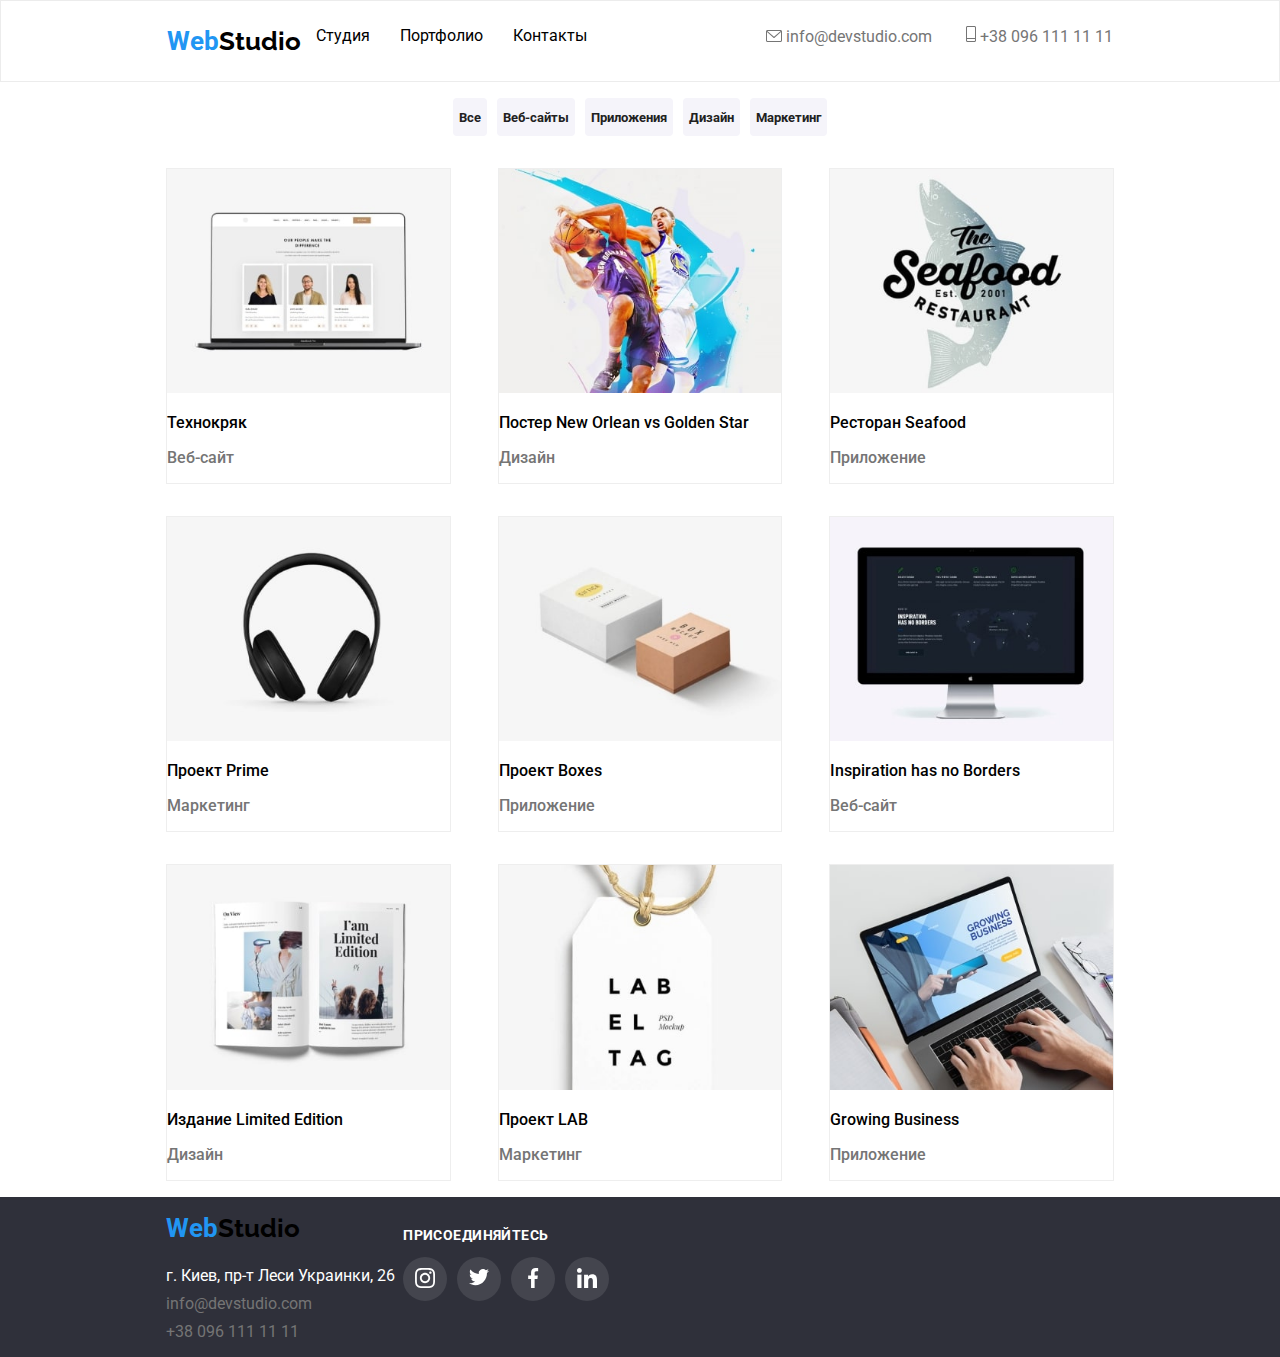
<file: homework4/portfolio.html>
<!DOCTYPE html>
<html lang="ru">
<head>
    <meta charset="UTF-8">
    <meta http-equiv="X-UA-Compatible" content="IE=edge">
    <meta name="viewport" content="width=device-width, initial-scale=1.0">
    <link rel="stylesheet" href="style-for-portfolio.css" type="text/css">
    <link rel="preconnect" href="https://fonts.googleapis.com">
    <link rel="preconnect" href="https://fonts.gstatic.com" crossorigin>
    <link href="https://fonts.googleapis.com/css2?family=Roboto:ital,wght@0,400;0,500;0,900;1,700&display=swap" rel="stylesheet">
    <title>Document</title>
</head>
<body>
    <header>
        <div class="margin100 nav">
            <a href="index.html" class="main"><p class="logo inline">
                <span class="blue">Web</span>Studio</p></a>
            <nav>
                <ul class="menu black-text">
                    <li class="float margin-15"><a href="#">Студия</a></li>
                    <li class="float margin-15"><a href="portfolio.html">Портфолио</a></li>
                    <li class="float margin-15"><a href="#">Контакты</a></li>
                </ul>
            </nav> 
            <ul class="inline contact">
                <li class="list margin-right-30">
                    <a href="login.html">
                        <svg width="16" height="12" viewBox="0 0 16 12" fill="" xmlns="http://www.w3.org/2000/svg">
                        <path d="M14.5 0H1.50001C0.672854 0 0 0.672853 0 1.50001V10.5C0 11.3271 0.672854 12 1.50001 12H14.5C15.3271 12 16 11.3271 16 10.5V1.50001C16 0.672853 15.3271 0 14.5 0ZM14.5 0.999994C14.5679 0.999994 14.6325 1.01409 14.6916 1.0387L8 6.83838L1.30833 1.0387C1.36742 1.01412 1.43204 0.999994 1.49998 0.999994H14.5ZM14.5 11H1.50001C1.22414 11 0.999996 10.7759 0.999996 10.5V2.09521L7.67236 7.87792C7.76661 7.95944 7.8833 7.99999 8 7.99999C8.1167 7.99999 8.23339 7.95948 8.32764 7.87792L15 2.09521V10.5C15 10.7759 14.7759 11 14.5 11Z"/>
                        </svg>
                        info@devstudio.com
                    </a></li>
                <li class="list">
                    <a href="+380961111111">
                        <svg width="10" height="16" viewBox="0 0 10 16" fill="none" xmlns="http://www.w3.org/2000/svg">
                        <path d="M8.5 0H1.5C0.672848 0 0 0.672848 0 1.5V14.5C0 15.3272 0.672848 16 1.5 16H8.5C9.32715 16 10 15.3272 10 14.5V1.5C10 0.672848 9.32715 0 8.5 0ZM1.5 1H8.5C8.77588 1 9 1.22412 9 1.5V12H1V1.5C1 1.22412 1.22412 1 1.5 1ZM8.5 15H1.5C1.22412 15 1 14.7759 1 14.5V13H9V14.5C9 14.7759 8.77588 15 8.5 15Z"/>
                        </svg>
                        +38 096 111 11 11
                    </a>
                </li>
            </ul>  
        </div>             
    </header>
    <main class="margin100">
        <section class="filter">
            <ul class="examples">
                <li>
                    <button>Все</button>
                </li>
                <li>
                    <button>Веб-сайты</button>
                </li>
                <li>
                    <button>Приложения</button>
                </li>
                <li>
                    <button>Дизайн</button>
                </li>
                <li>
                    <button>Маркетинг</button>
                </li>
            </ul>
        </section>
        <section class="our-work">
            <ul>
                <li class="example">
                    <img src="images/portfolioImg.jpg" alt="" width="100%" height="auto">
                    <p>Технокряк</p>
                    <p class="gray">Веб-сайт</p>
                </li>
                <li class="example">
                    <img src="images/portfolioImg2.jpg" alt="" width="100%" height="auto">
                    <p>Постер New Orlean vs Golden Star</p>
                    <p class="gray">Дизайн</p>
                </li>
                <li class="example">
                    <img src="images/portfolioImg3.jpg" alt="" width="100%" height="auto">
                    <p>Ресторан Seafood</p>
                    <p class="gray">Приложение</p>
                </li>
            </ul>
            <ul>
                <li class="example">
                    <img src="images/portfolioImg4.jpg" alt="" width="100%" height="auto">
                    <p>Проект Prime</p>
                    <p class="gray">Маркетинг</p>
                </li>
                <li class="example">
                    <img src="images/portfolioImg5.jpg" alt="" width="100%" height="auto">
                    <p>Проект Boxes</p>
                    <p class="gray">Приложение</p>
                </li>
                <li class="example">
                    <img src="images/portfolioImg6.jpg" alt="" width="100%" height="auto">
                    <p>Inspiration has no Borders</p>
                    <p class="gray">Веб-сайт</p>
                </li>
            </ul>
            <ul>
                <li class="example">
                    <img src="images/portfolioImg7.jpg" alt="" width="100%" height="auto">
                    <p>Издание Limited Edition</p>
                    <p class="gray">Дизайн</p>
                </li>
                <li class="example">
                    <img src="images/portfolioImg8.jpg" alt="" width="100%" height="auto">
                    <p>Проект LAB</p>
                    <p class="gray">Маркетинг</p>
                </li>
                <li class="example">
                    <img src="images/portfolioImg9.jpg" alt="" width="100%" height="auto">
                    <p>Growing Business</p>
                    <p class="gray">Приложение</p>
                </li>
            </ul>
        </section>
    </main>
    <footer>
        <div class="margin100">
            <ul class="flex-list w50">
                <li class="w50">
                    <a href="#" class="main"><p class="logo">
                        <span class="blue">Web</span>Studio</p></a>
                        <address>
                            <ul class="list">
                                <li class="white-word">г. Киев, пр-т Леси Украинки, 26</li>            
                                <li class="margin-top-9"><a href="login.html">info@devstudio.com</a></li>
                                <li><a href="+380961111111" class="margin-0">+38 096 111 11 11</a></li>
                            </ul>
                        </address>
                    </address>
                </li>
                <li class="w50">
                    <ul class="vertical-list">
                        <li><p class="join-us">присоединяйтесь</p></li>
                        <li>
                            <ul class="flex-list">
                                <li class="circle-radius">
                                    <a>
                                        <svg width="20" height="20" viewBox="0 0 20 20" fill="currentColor" xmlns="http://www.w3.org/2000/svg">
                                            <g clip-path="url(#clip0)">
                                                <path d="M19.9804 5.88005C19.9336 4.81738 19.7617 4.0868 19.5156 3.45374C19.2616 2.78176 18.8709 2.18014 18.359 1.68002C17.8589 1.1721 17.2533 0.777435 16.5891 0.527447C15.9524 0.281274 15.2256 0.109427 14.163 0.0625732C13.0924 0.0117516 12.7525 0 10.0371 0C7.32173 0 6.98185 0.0117516 5.91521 0.0586052C4.85253 0.105459 4.12195 0.277459 3.48904 0.523479C2.81692 0.777435 2.2153 1.16814 1.71517 1.68002C1.20726 2.18014 0.812743 2.78573 0.562603 3.44992C0.31643 4.0868 0.144583 4.81341 0.0977294 5.87609C0.0469078 6.9467 0.0351562 7.28658 0.0351562 10.002C0.0351562 12.7173 0.0469078 13.0572 0.0937614 14.1239C0.140615 15.1865 0.312615 15.9171 0.558787 16.5502C0.812743 17.2221 1.20726 17.8238 1.71517 18.3239C2.2153 18.8318 2.82088 19.2265 3.48508 19.4765C4.12195 19.7226 4.84856 19.8945 5.91139 19.9413C6.97788 19.9883 7.31791 19.9999 10.0333 19.9999C12.7487 19.9999 13.0885 19.9883 14.1552 19.9413C15.2179 19.8945 15.9484 19.7226 16.5813 19.4765C17.9254 18.9568 18.9881 17.8941 19.5078 16.5502C19.7538 15.9133 19.9258 15.1865 19.9727 14.1239C20.0195 13.0572 20.0313 12.7173 20.0313 10.002C20.0313 7.28658 20.0273 6.9467 19.9804 5.88005ZM18.1794 14.0457C18.1364 15.0225 17.9723 15.5499 17.8356 15.9015C17.4995 16.7728 16.808 17.4643 15.9367 17.8004C15.5851 17.9372 15.0538 18.1012 14.0809 18.1441C13.026 18.1911 12.7096 18.2027 10.0411 18.2027C7.37255 18.2027 7.05221 18.1911 6.00113 18.1441C5.02438 18.1012 4.49693 17.9372 4.1453 17.8004C3.71171 17.6402 3.31704 17.3862 2.9967 17.0541C2.6646 16.7298 2.41065 16.3391 2.2504 15.9055C2.11365 15.5539 1.94959 15.0225 1.90671 14.0497C1.8597 12.9948 1.8481 12.6783 1.8481 10.0097C1.8481 7.34122 1.8597 7.02087 1.90671 5.96995C1.94959 4.99319 2.11365 4.46575 2.2504 4.11412C2.41065 3.68038 2.6646 3.28586 3.00067 2.96536C3.32483 2.63327 3.71553 2.37931 4.14927 2.21921C4.5009 2.08247 5.03231 1.9184 6.0051 1.87537C7.05999 1.82851 7.37652 1.81676 10.0449 1.81676C12.7174 1.81676 13.0337 1.82851 14.0848 1.87537C15.0616 1.9184 15.589 2.08247 15.9407 2.21921C16.3742 2.37931 16.7689 2.63327 17.0893 2.96536C17.4213 3.28967 17.6753 3.68038 17.8356 4.11412C17.9723 4.46575 18.1364 4.99701 18.1794 5.96995C18.2263 7.02484 18.238 7.34122 18.238 10.0097C18.238 12.6783 18.2263 12.9908 18.1794 14.0457Z"/>
                                                <path d="M10.0371 4.8642C7.20074 4.8642 4.89941 7.16537 4.89941 10.0019C4.89941 12.8385 7.20074 15.1396 10.0371 15.1396C12.8737 15.1396 15.1749 12.8385 15.1749 10.0019C15.1749 7.16537 12.8737 4.8642 10.0371 4.8642ZM10.0371 13.3346C8.19702 13.3346 6.70442 11.8422 6.70442 10.0019C6.70442 8.16165 8.19702 6.66921 10.0371 6.66921C11.8774 6.66921 13.3698 8.16165 13.3698 10.0019C13.3698 11.8422 11.8774 13.3346 10.0371 13.3346Z"/>
                                                <path d="M16.5775 4.6611C16.5775 5.32346 16.0404 5.86052 15.3779 5.86052C14.7155 5.86052 14.1785 5.32346 14.1785 4.6611C14.1785 3.99858 14.7155 3.46167 15.3779 3.46167C16.0404 3.46167 16.5775 3.99858 16.5775 4.6611Z"/>
                                            </g>
                                            <defs>
                                                <clipPath id="clip0">
                                                    <rect width="20" height="20" fill="white"/>
                                                </clipPath>
                                            </defs>
                                        </svg>
                                        
                                    </a>
                                </li>
                                <li class="circle-radius">
                                    <a> 
                                        <svg width="20" height="18" viewBox="0 0 20 18" fill="none" xmlns="http://www.w3.org/2000/svg">
                                            <path d="M20 2.79875C19.2563 3.125 18.4637 3.34125 17.6375 3.44625C18.4875 2.93875 19.1363 2.14125 19.4412 1.18C18.6488 1.6525 17.7738 1.98625 16.8412 2.1725C16.0887 1.37125 15.0162 0.875 13.8462 0.875C11.5763 0.875 9.74875 2.7175 9.74875 4.97625C9.74875 5.30125 9.77625 5.61375 9.84375 5.91125C6.435 5.745 3.41875 4.11125 1.3925 1.6225C1.03875 2.23625 0.83125 2.93875 0.83125 3.695C0.83125 5.115 1.5625 6.37375 2.6525 7.1025C1.99375 7.09 1.3475 6.89875 0.8 6.5975C0.8 6.61 0.8 6.62625 0.8 6.6425C0.8 8.635 2.22125 10.29 4.085 10.6712C3.75125 10.7625 3.3875 10.8062 3.01 10.8062C2.7475 10.8062 2.4825 10.7913 2.23375 10.7362C2.765 12.36 4.2725 13.5538 6.065 13.5925C4.67 14.6838 2.89875 15.3412 0.98125 15.3412C0.645 15.3412 0.3225 15.3263 0 15.285C1.81625 16.4563 3.96875 17.125 6.29 17.125C13.835 17.125 17.96 10.875 17.96 5.4575C17.96 5.27625 17.9538 5.10125 17.945 4.9275C18.7588 4.35 19.4425 3.62875 20 2.79875Z"/>
                                        </svg>  
                                    </a>
                                </li>
                                <li class="circle-radius">
                                    <a class="margin-0">
                                        <svg width="11" height="20" viewBox="0 0 11 20" fill="none" xmlns="http://www.w3.org/2000/svg">
                                            <path d="M8.33088 3.32083H10.1567V0.140833C9.84172 0.0975 8.75839 0 7.49672 0C4.86422 0 3.06088 1.65583 3.06088 4.69917V7.5H0.155884V11.055H3.06088V20H6.62255V11.0558H9.41005L9.85255 7.50083H6.62172V5.05167C6.62255 4.02417 6.89922 3.32083 8.33088 3.32083Z"/>
                                        </svg>    
                                    </a>
                                </li>
                                <li class="circle-radius">
                                    <a class="margin-0">
                                        <svg width="20" height="20" viewBox="0 0 20 20" fill="none" xmlns="http://www.w3.org/2000/svg">
                                            <g clip-path="url(#clip0)">
                                                <path d="M19.9951 20V19.9992H20.0001V12.6642C20.0001 9.07587 19.2276 6.31171 15.0326 6.31171C13.0159 6.31171 11.6626 7.41837 11.1101 8.46754H11.0517V6.64671H7.07422V19.9992H11.2159V13.3875C11.2159 11.6467 11.5459 9.96337 13.7017 9.96337C15.8259 9.96337 15.8576 11.95 15.8576 13.4992V20H19.9951Z"/>
                                                <path d="M0.329956 6.64746H4.47662V20H0.329956V6.64746Z"/>
                                                <path d="M2.40167 0C1.07583 0 0 1.07583 0 2.40167C0 3.7275 1.07583 4.82583 2.40167 4.82583C3.7275 4.82583 4.80333 3.7275 4.80333 2.40167C4.8025 1.07583 3.72667 0 2.40167 0V0Z"/>
                                            </g>
                                            <defs>
                                                <clipPath id="clip0">
                                                    <rect width="20" height="20" fill="white"/>
                                                </clipPath>
                                            </defs>
                                        </svg>
                                    </a>
                                </li>
                            </ul>
                        </li>
                    </ul>
                </li>
            </ul>
        </div>
    </footer>
</body>
</html>
</file>
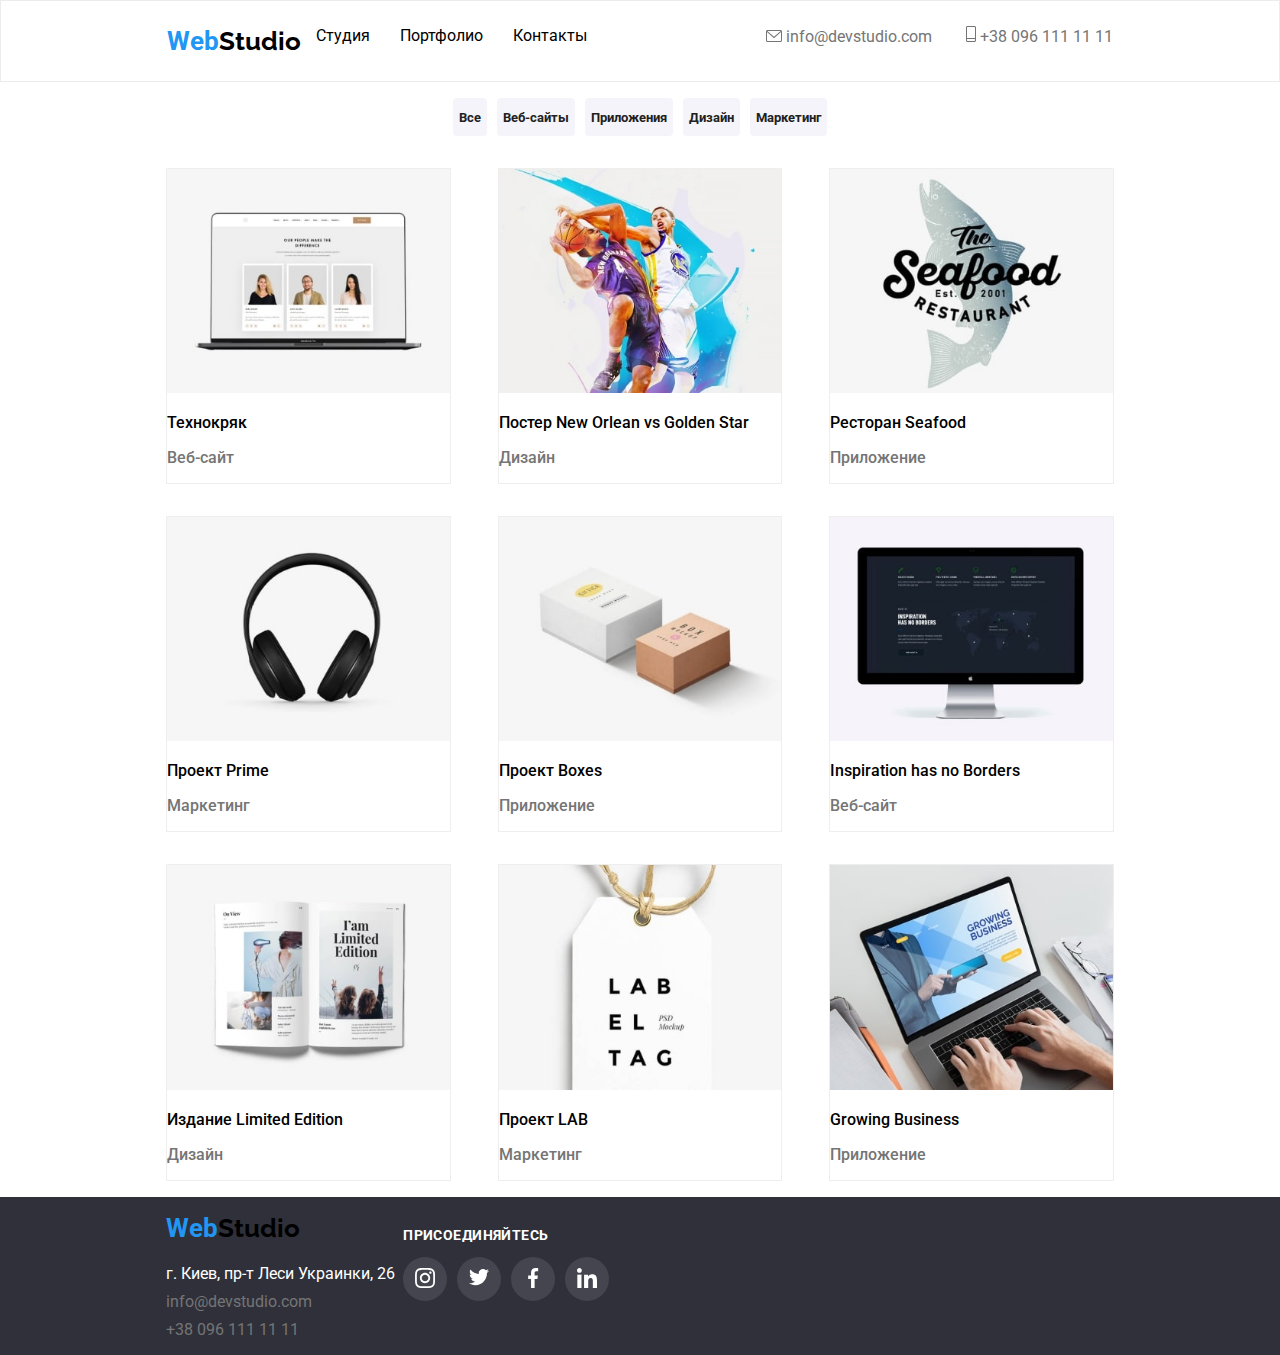
<file: homework5/portfolio.html>
<!DOCTYPE html>
<html lang="en">
<head>
    <meta charset="UTF-8">
    <meta http-equiv="X-UA-Compatible" content="IE=edge">
    <meta name="viewport" content="width=device-width, initial-scale=1.0">
    <link rel="stylesheet" href="style-for-portfolio.css" type="text/css">
    <link rel="preconnect" href="https://fonts.googleapis.com">
    <link rel="preconnect" href="https://fonts.gstatic.com" crossorigin>
    <link href="https://fonts.googleapis.com/css2?family=Roboto:ital,wght@0,400;0,500;0,900;1,700&display=swap" rel="stylesheet">
    <title>Document</title>
</head>
<body>
    <header>
        <div class="margin100 nav">
            <a href="#" class="main"><p class="logo inline">
                <span class="blue">Web</span>Studio</p></a>
            <nav>
                <ul class="menu black-text">
                    <li class="float margin-15"><a href="index.html">Студия</a></li>
                    <li class="float margin-15"><a href="portfolio.html">Портфолио</a></li>
                    <li class="float margin-15"><a href="#">Контакты</a></li>
                </ul>
            </nav> 
            <ul class="inline contact">
                <li class="list margin-right-30">
                    <a href="login.html">
                        <svg width="16" height="12" viewBox="0 0 16 12" fill="" xmlns="http://www.w3.org/2000/svg">
                        <path d="M14.5 0H1.50001C0.672854 0 0 0.672853 0 1.50001V10.5C0 11.3271 0.672854 12 1.50001 12H14.5C15.3271 12 16 11.3271 16 10.5V1.50001C16 0.672853 15.3271 0 14.5 0ZM14.5 0.999994C14.5679 0.999994 14.6325 1.01409 14.6916 1.0387L8 6.83838L1.30833 1.0387C1.36742 1.01412 1.43204 0.999994 1.49998 0.999994H14.5ZM14.5 11H1.50001C1.22414 11 0.999996 10.7759 0.999996 10.5V2.09521L7.67236 7.87792C7.76661 7.95944 7.8833 7.99999 8 7.99999C8.1167 7.99999 8.23339 7.95948 8.32764 7.87792L15 2.09521V10.5C15 10.7759 14.7759 11 14.5 11Z"/>
                        </svg>
                        info@devstudio.com
                    </a></li>
                <li class="list">
                    <a href="+380961111111">
                        <svg width="10" height="16" viewBox="0 0 10 16" fill="none" xmlns="http://www.w3.org/2000/svg">
                        <path d="M8.5 0H1.5C0.672848 0 0 0.672848 0 1.5V14.5C0 15.3272 0.672848 16 1.5 16H8.5C9.32715 16 10 15.3272 10 14.5V1.5C10 0.672848 9.32715 0 8.5 0ZM1.5 1H8.5C8.77588 1 9 1.22412 9 1.5V12H1V1.5C1 1.22412 1.22412 1 1.5 1ZM8.5 15H1.5C1.22412 15 1 14.7759 1 14.5V13H9V14.5C9 14.7759 8.77588 15 8.5 15Z"/>
                        </svg>
                        +38 096 111 11 11
                    </a>
                </li>
            </ul>  
        </div>             
    </header>
    <main class="margin100">
        <section class="filter">
            <ul class="examples">
                <li>
                    <button>Все</button>
                </li>
                <li>
                    <button>Веб-сайты</button>
                </li>
                <li>
                    <button>Приложения</button>
                </li>
                <li>
                    <button>Дизайн</button>
                </li>
                <li>
                    <button>Маркетинг</button>
                </li>
            </ul>
        </section>
        <section class="our-work">
            <ul>
                <li class="example">
                    <div class="technoKryak">
                        <img src="images/portfolioImg.jpg" alt="" width="100%">
                        <div class="overlay">
                            <div class="text">
                                Технокряк это современная площадка распространения коронавируса.
                                Компании используют эту платформу для цифрового шпионажа и атак на защищённые сервера конкурентов.
                            </div>
                        </div>
                    </div>
                    <p>Технокряк</p>
                    <p class="gray">Веб-сайт</p>
                </li>
                <li class="example">
                    <img src="images/portfolioImg2.jpg" alt="" width="100%" height="auto">
                    <p>Постер New Orlean vs Golden Star</p>
                    <p class="gray">Дизайн</p>
                </li>
                <li class="example">
                    <img src="images/portfolioImg3.jpg" alt="" width="100%" height="auto">
                    <p>Ресторан Seafood</p>
                    <p class="gray">Приложение</p>
                </li>
            </ul>
            <ul>
                <li class="example">
                    <img src="images/portfolioImg4.jpg" alt="" width="100%" height="auto">
                    <p>Проект Prime</p>
                    <p class="gray">Маркетинг</p>
                </li>
                <li class="example">
                    <img src="images/portfolioImg5.jpg" alt="" width="100%" height="auto">
                    <p>Проект Boxes</p>
                    <p class="gray">Приложение</p>
                </li>
                <li class="example">
                    <img src="images/portfolioImg6.jpg" alt="" width="100%" height="auto">
                    <p>Inspiration has no Borders</p>
                    <p class="gray">Веб-сайт</p>
                </li>
            </ul>
            <ul>
                <li class="example">
                    <img src="images/portfolioImg7.jpg" alt="" width="100%" height="auto">
                    <p>Издание Limited Edition</p>
                    <p class="gray">Дизайн</p>
                </li>
                <li class="example">
                    <img src="images/portfolioImg8.jpg" alt="" width="100%" height="auto">
                    <p>Проект LAB</p>
                    <p class="gray">Маркетинг</p>
                </li>
                <li class="example">
                    <img src="images/portfolioImg9.jpg" alt="" width="100%" height="auto">
                    <p>Growing Business</p>
                    <p class="gray">Приложение</p>
                </li>
            </ul>
        </section>
    </main>
    <footer>
        <div class="margin100">
            <ul class="flex-list w50">
                <li class="w50">
                    <a href="#" class="main"><p class="logo">
                        <span class="blue">Web</span>Studio</p></a>
                        <address>
                            <ul class="list">
                                <li class="white-word">г. Киев, пр-т Леси Украинки, 26</li>            
                                <li class="margin-top-9"><a href="login.html">info@devstudio.com</a></li>
                                <li><a href="+380961111111" class="margin-0">+38 096 111 11 11</a></li>
                            </ul>
                        </address>
                    </address>
                </li>
                <li class="w50">
                    <ul class="vertical-list">
                        <li><p class="join-us">присоединяйтесь</p></li>
                        <li>
                            <ul class="flex-list">
                                <li class="circle-radius">
                                    <a>
                                        <svg width="20" height="20" viewBox="0 0 20 20" fill="currentColor" xmlns="http://www.w3.org/2000/svg">
                                            <g clip-path="url(#clip0)">
                                                <path d="M19.9804 5.88005C19.9336 4.81738 19.7617 4.0868 19.5156 3.45374C19.2616 2.78176 18.8709 2.18014 18.359 1.68002C17.8589 1.1721 17.2533 0.777435 16.5891 0.527447C15.9524 0.281274 15.2256 0.109427 14.163 0.0625732C13.0924 0.0117516 12.7525 0 10.0371 0C7.32173 0 6.98185 0.0117516 5.91521 0.0586052C4.85253 0.105459 4.12195 0.277459 3.48904 0.523479C2.81692 0.777435 2.2153 1.16814 1.71517 1.68002C1.20726 2.18014 0.812743 2.78573 0.562603 3.44992C0.31643 4.0868 0.144583 4.81341 0.0977294 5.87609C0.0469078 6.9467 0.0351562 7.28658 0.0351562 10.002C0.0351562 12.7173 0.0469078 13.0572 0.0937614 14.1239C0.140615 15.1865 0.312615 15.9171 0.558787 16.5502C0.812743 17.2221 1.20726 17.8238 1.71517 18.3239C2.2153 18.8318 2.82088 19.2265 3.48508 19.4765C4.12195 19.7226 4.84856 19.8945 5.91139 19.9413C6.97788 19.9883 7.31791 19.9999 10.0333 19.9999C12.7487 19.9999 13.0885 19.9883 14.1552 19.9413C15.2179 19.8945 15.9484 19.7226 16.5813 19.4765C17.9254 18.9568 18.9881 17.8941 19.5078 16.5502C19.7538 15.9133 19.9258 15.1865 19.9727 14.1239C20.0195 13.0572 20.0313 12.7173 20.0313 10.002C20.0313 7.28658 20.0273 6.9467 19.9804 5.88005ZM18.1794 14.0457C18.1364 15.0225 17.9723 15.5499 17.8356 15.9015C17.4995 16.7728 16.808 17.4643 15.9367 17.8004C15.5851 17.9372 15.0538 18.1012 14.0809 18.1441C13.026 18.1911 12.7096 18.2027 10.0411 18.2027C7.37255 18.2027 7.05221 18.1911 6.00113 18.1441C5.02438 18.1012 4.49693 17.9372 4.1453 17.8004C3.71171 17.6402 3.31704 17.3862 2.9967 17.0541C2.6646 16.7298 2.41065 16.3391 2.2504 15.9055C2.11365 15.5539 1.94959 15.0225 1.90671 14.0497C1.8597 12.9948 1.8481 12.6783 1.8481 10.0097C1.8481 7.34122 1.8597 7.02087 1.90671 5.96995C1.94959 4.99319 2.11365 4.46575 2.2504 4.11412C2.41065 3.68038 2.6646 3.28586 3.00067 2.96536C3.32483 2.63327 3.71553 2.37931 4.14927 2.21921C4.5009 2.08247 5.03231 1.9184 6.0051 1.87537C7.05999 1.82851 7.37652 1.81676 10.0449 1.81676C12.7174 1.81676 13.0337 1.82851 14.0848 1.87537C15.0616 1.9184 15.589 2.08247 15.9407 2.21921C16.3742 2.37931 16.7689 2.63327 17.0893 2.96536C17.4213 3.28967 17.6753 3.68038 17.8356 4.11412C17.9723 4.46575 18.1364 4.99701 18.1794 5.96995C18.2263 7.02484 18.238 7.34122 18.238 10.0097C18.238 12.6783 18.2263 12.9908 18.1794 14.0457Z"/>
                                                <path d="M10.0371 4.8642C7.20074 4.8642 4.89941 7.16537 4.89941 10.0019C4.89941 12.8385 7.20074 15.1396 10.0371 15.1396C12.8737 15.1396 15.1749 12.8385 15.1749 10.0019C15.1749 7.16537 12.8737 4.8642 10.0371 4.8642ZM10.0371 13.3346C8.19702 13.3346 6.70442 11.8422 6.70442 10.0019C6.70442 8.16165 8.19702 6.66921 10.0371 6.66921C11.8774 6.66921 13.3698 8.16165 13.3698 10.0019C13.3698 11.8422 11.8774 13.3346 10.0371 13.3346Z"/>
                                                <path d="M16.5775 4.6611C16.5775 5.32346 16.0404 5.86052 15.3779 5.86052C14.7155 5.86052 14.1785 5.32346 14.1785 4.6611C14.1785 3.99858 14.7155 3.46167 15.3779 3.46167C16.0404 3.46167 16.5775 3.99858 16.5775 4.6611Z"/>
                                            </g>
                                            <defs>
                                                <clipPath id="clip0">
                                                    <rect width="20" height="20" fill="white"/>
                                                </clipPath>
                                            </defs>
                                        </svg>
                                        
                                    </a>
                                </li>
                                <li class="circle-radius">
                                    <a> 
                                        <svg width="20" height="18" viewBox="0 0 20 18" fill="none" xmlns="http://www.w3.org/2000/svg">
                                            <path d="M20 2.79875C19.2563 3.125 18.4637 3.34125 17.6375 3.44625C18.4875 2.93875 19.1363 2.14125 19.4412 1.18C18.6488 1.6525 17.7738 1.98625 16.8412 2.1725C16.0887 1.37125 15.0162 0.875 13.8462 0.875C11.5763 0.875 9.74875 2.7175 9.74875 4.97625C9.74875 5.30125 9.77625 5.61375 9.84375 5.91125C6.435 5.745 3.41875 4.11125 1.3925 1.6225C1.03875 2.23625 0.83125 2.93875 0.83125 3.695C0.83125 5.115 1.5625 6.37375 2.6525 7.1025C1.99375 7.09 1.3475 6.89875 0.8 6.5975C0.8 6.61 0.8 6.62625 0.8 6.6425C0.8 8.635 2.22125 10.29 4.085 10.6712C3.75125 10.7625 3.3875 10.8062 3.01 10.8062C2.7475 10.8062 2.4825 10.7913 2.23375 10.7362C2.765 12.36 4.2725 13.5538 6.065 13.5925C4.67 14.6838 2.89875 15.3412 0.98125 15.3412C0.645 15.3412 0.3225 15.3263 0 15.285C1.81625 16.4563 3.96875 17.125 6.29 17.125C13.835 17.125 17.96 10.875 17.96 5.4575C17.96 5.27625 17.9538 5.10125 17.945 4.9275C18.7588 4.35 19.4425 3.62875 20 2.79875Z"/>
                                        </svg>  
                                    </a>
                                </li>
                                <li class="circle-radius">
                                    <a class="margin-0">
                                        <svg width="11" height="20" viewBox="0 0 11 20" fill="none" xmlns="http://www.w3.org/2000/svg">
                                            <path d="M8.33088 3.32083H10.1567V0.140833C9.84172 0.0975 8.75839 0 7.49672 0C4.86422 0 3.06088 1.65583 3.06088 4.69917V7.5H0.155884V11.055H3.06088V20H6.62255V11.0558H9.41005L9.85255 7.50083H6.62172V5.05167C6.62255 4.02417 6.89922 3.32083 8.33088 3.32083Z"/>
                                        </svg>    
                                    </a>
                                </li>
                                <li class="circle-radius">
                                    <a class="margin-0">
                                        <svg width="20" height="20" viewBox="0 0 20 20" fill="none" xmlns="http://www.w3.org/2000/svg">
                                            <g clip-path="url(#clip0)">
                                                <path d="M19.9951 20V19.9992H20.0001V12.6642C20.0001 9.07587 19.2276 6.31171 15.0326 6.31171C13.0159 6.31171 11.6626 7.41837 11.1101 8.46754H11.0517V6.64671H7.07422V19.9992H11.2159V13.3875C11.2159 11.6467 11.5459 9.96337 13.7017 9.96337C15.8259 9.96337 15.8576 11.95 15.8576 13.4992V20H19.9951Z"/>
                                                <path d="M0.329956 6.64746H4.47662V20H0.329956V6.64746Z"/>
                                                <path d="M2.40167 0C1.07583 0 0 1.07583 0 2.40167C0 3.7275 1.07583 4.82583 2.40167 4.82583C3.7275 4.82583 4.80333 3.7275 4.80333 2.40167C4.8025 1.07583 3.72667 0 2.40167 0V0Z"/>
                                            </g>
                                            <defs>
                                                <clipPath id="clip0">
                                                    <rect width="20" height="20" fill="white"/>
                                                </clipPath>
                                            </defs>
                                        </svg>
                                    </a>
                                </li>
                            </ul>
                        </li>
                    </ul>
                </li>
            </ul>
        </div>
    </footer>
</body>
</html>
</file>
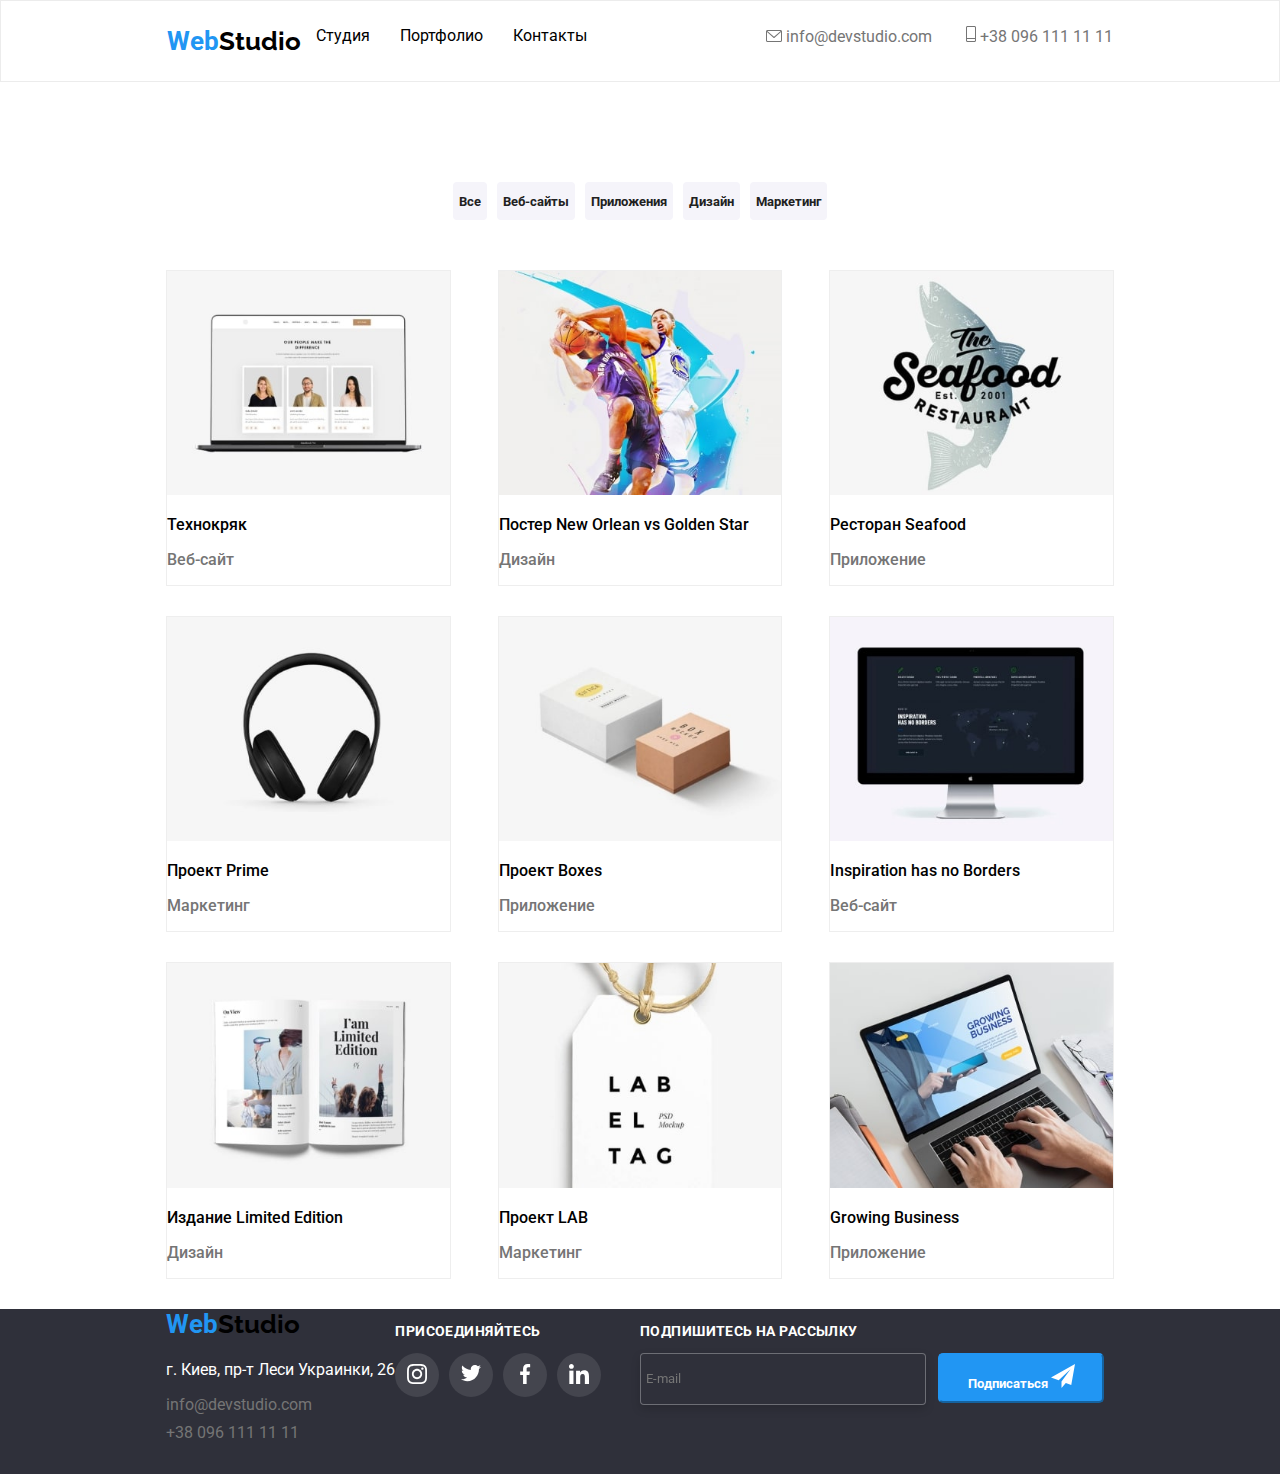
<file: homework6-7/portfolio.html>
<!DOCTYPE html>
<html lang="en">
<head>
    <meta charset="UTF-8">
    <meta http-equiv="X-UA-Compatible" content="IE=edge">
    <meta name="viewport" content="width=device-width, initial-scale=1.0">
    <link rel="stylesheet" href="style-for-portfolio.css" type="text/css">
    <link rel="preconnect" href="https://fonts.googleapis.com">
    <link rel="preconnect" href="https://fonts.gstatic.com" crossorigin>
    <link href="https://fonts.googleapis.com/css2?family=Roboto:ital,wght@0,400;0,500;0,900;1,700&display=swap" rel="stylesheet">
    <title>Document</title>
</head>
<body>
    <body>
        <header>
            <div class="margin100 nav">
                <a href="#" class="main"><p class="logo inline">
                    <span class="blue">Web</span>Studio</p></a>
                <nav>
                    <ul class="menu black-text">
                        <li class="float margin-15"><a href="index.html">Студия</a></li>
                        <li class="float margin-15"><a href="portfolio.html">Портфолио</a></li>
                        <li class="float margin-15"><a href="#">Контакты</a></li>
                    </ul>
                </nav> 
                <ul class="inline contact">
                    <li class="list margin-right-30">
                        <a href="login.html">
                            <svg width="16" height="12" viewBox="0 0 16 12" fill="" xmlns="http://www.w3.org/2000/svg">
                            <path d="M14.5 0H1.50001C0.672854 0 0 0.672853 0 1.50001V10.5C0 11.3271 0.672854 12 1.50001 12H14.5C15.3271 12 16 11.3271 16 10.5V1.50001C16 0.672853 15.3271 0 14.5 0ZM14.5 0.999994C14.5679 0.999994 14.6325 1.01409 14.6916 1.0387L8 6.83838L1.30833 1.0387C1.36742 1.01412 1.43204 0.999994 1.49998 0.999994H14.5ZM14.5 11H1.50001C1.22414 11 0.999996 10.7759 0.999996 10.5V2.09521L7.67236 7.87792C7.76661 7.95944 7.8833 7.99999 8 7.99999C8.1167 7.99999 8.23339 7.95948 8.32764 7.87792L15 2.09521V10.5C15 10.7759 14.7759 11 14.5 11Z"/>
                            </svg>
                            info@devstudio.com
                        </a></li>
                    <li class="list">
                        <a href="+380961111111">
                            <svg width="10" height="16" viewBox="0 0 10 16" fill="none" xmlns="http://www.w3.org/2000/svg">
                            <path d="M8.5 0H1.5C0.672848 0 0 0.672848 0 1.5V14.5C0 15.3272 0.672848 16 1.5 16H8.5C9.32715 16 10 15.3272 10 14.5V1.5C10 0.672848 9.32715 0 8.5 0ZM1.5 1H8.5C8.77588 1 9 1.22412 9 1.5V12H1V1.5C1 1.22412 1.22412 1 1.5 1ZM8.5 15H1.5C1.22412 15 1 14.7759 1 14.5V13H9V14.5C9 14.7759 8.77588 15 8.5 15Z"/>
                            </svg>
                            +38 096 111 11 11
                        </a>
                    </li>
                </ul>  
            </div>             
        </header>
        <main class="margin100">
            <section class="filter">
                <ul class="examples">
                    <li>
                        <button>Все</button>
                    </li>
                    <li>
                        <button>Веб-сайты</button>
                    </li>
                    <li>
                        <button>Приложения</button>
                    </li>
                    <li>
                        <button>Дизайн</button>
                    </li>
                    <li>
                        <button>Маркетинг</button>
                    </li>
                </ul>
            </section>
            <section class="our-work">
                <ul>
                    <li class="example">
                        <div class="technoKryak">
                            <img src="images/portfolioImg.jpg" alt="" width="100%">
                            <div class="overlay">
                                <div class="text">
                                    Технокряк это современная площадка распространения коронавируса.
                                    Компании используют эту платформу для цифрового шпионажа и атак на защищённые сервера конкурентов.
                                </div>
                            </div>
                        </div>
                        <p>Технокряк</p>
                        <p class="gray">Веб-сайт</p>
                    </li>
                    <li class="example">
                        <img src="images/portfolioImg2.jpg" alt="" width="100%" height="auto">
                        <p>Постер New Orlean vs Golden Star</p>
                        <p class="gray">Дизайн</p>
                    </li>
                    <li class="example">
                        <img src="images/portfolioImg3.jpg" alt="" width="100%" height="auto">
                        <p>Ресторан Seafood</p>
                        <p class="gray">Приложение</p>
                    </li>
                </ul>
                <ul>
                    <li class="example">
                        <img src="images/portfolioImg4.jpg" alt="" width="100%" height="auto">
                        <p>Проект Prime</p>
                        <p class="gray">Маркетинг</p>
                    </li>
                    <li class="example">
                        <img src="images/portfolioImg5.jpg" alt="" width="100%" height="auto">
                        <p>Проект Boxes</p>
                        <p class="gray">Приложение</p>
                    </li>
                    <li class="example">
                        <img src="images/portfolioImg6.jpg" alt="" width="100%" height="auto">
                        <p>Inspiration has no Borders</p>
                        <p class="gray">Веб-сайт</p>
                    </li>
                </ul>
                <ul>
                    <li class="example">
                        <img src="images/portfolioImg7.jpg" alt="" width="100%" height="auto">
                        <p>Издание Limited Edition</p>
                        <p class="gray">Дизайн</p>
                    </li>
                    <li class="example">
                        <img src="images/portfolioImg8.jpg" alt="" width="100%" height="auto">
                        <p>Проект LAB</p>
                        <p class="gray">Маркетинг</p>
                    </li>
                    <li class="example">
                        <img src="images/portfolioImg9.jpg" alt="" width="100%" height="auto">
                        <p>Growing Business</p>
                        <p class="gray">Приложение</p>
                    </li>
                </ul>
            </section>
        </main>
        <footer>
            <div class="margin100">
                <ul class="flex-list w100">
                    <li class="w25">
                        <a href="#" class="main"><p class="logo">
                            <span class="blue">Web</span>Studio</p></a>
                            <address>
                                <ul class="list">
                                    <li class="white-word">г. Киев, пр-т Леси Украинки, 26</li>            
                                    <li class="margin-top-9"><a href="login.html">info@devstudio.com</a></li>
                                    <li><a href="+380961111111">+38 096 111 11 11</a></li>
                                </ul>
                            </address>
                        </address>
                    </li>
                    <li class="w25">
                        <ul class="vertical-list">
                            <li><p class="join-us">присоединяйтесь</p></li>
                            <li>
                                <ul class="flex-list">
                                    <li class="circle-radius">
                                        <a>
                                            <svg width="20" height="20" viewBox="0 0 20 20" fill="currentColor" xmlns="http://www.w3.org/2000/svg">
                                                <g clip-path="url(#clip0)">
                                                    <path d="M19.9804 5.88005C19.9336 4.81738 19.7617 4.0868 19.5156 3.45374C19.2616 2.78176 18.8709 2.18014 18.359 1.68002C17.8589 1.1721 17.2533 0.777435 16.5891 0.527447C15.9524 0.281274 15.2256 0.109427 14.163 0.0625732C13.0924 0.0117516 12.7525 0 10.0371 0C7.32173 0 6.98185 0.0117516 5.91521 0.0586052C4.85253 0.105459 4.12195 0.277459 3.48904 0.523479C2.81692 0.777435 2.2153 1.16814 1.71517 1.68002C1.20726 2.18014 0.812743 2.78573 0.562603 3.44992C0.31643 4.0868 0.144583 4.81341 0.0977294 5.87609C0.0469078 6.9467 0.0351562 7.28658 0.0351562 10.002C0.0351562 12.7173 0.0469078 13.0572 0.0937614 14.1239C0.140615 15.1865 0.312615 15.9171 0.558787 16.5502C0.812743 17.2221 1.20726 17.8238 1.71517 18.3239C2.2153 18.8318 2.82088 19.2265 3.48508 19.4765C4.12195 19.7226 4.84856 19.8945 5.91139 19.9413C6.97788 19.9883 7.31791 19.9999 10.0333 19.9999C12.7487 19.9999 13.0885 19.9883 14.1552 19.9413C15.2179 19.8945 15.9484 19.7226 16.5813 19.4765C17.9254 18.9568 18.9881 17.8941 19.5078 16.5502C19.7538 15.9133 19.9258 15.1865 19.9727 14.1239C20.0195 13.0572 20.0313 12.7173 20.0313 10.002C20.0313 7.28658 20.0273 6.9467 19.9804 5.88005ZM18.1794 14.0457C18.1364 15.0225 17.9723 15.5499 17.8356 15.9015C17.4995 16.7728 16.808 17.4643 15.9367 17.8004C15.5851 17.9372 15.0538 18.1012 14.0809 18.1441C13.026 18.1911 12.7096 18.2027 10.0411 18.2027C7.37255 18.2027 7.05221 18.1911 6.00113 18.1441C5.02438 18.1012 4.49693 17.9372 4.1453 17.8004C3.71171 17.6402 3.31704 17.3862 2.9967 17.0541C2.6646 16.7298 2.41065 16.3391 2.2504 15.9055C2.11365 15.5539 1.94959 15.0225 1.90671 14.0497C1.8597 12.9948 1.8481 12.6783 1.8481 10.0097C1.8481 7.34122 1.8597 7.02087 1.90671 5.96995C1.94959 4.99319 2.11365 4.46575 2.2504 4.11412C2.41065 3.68038 2.6646 3.28586 3.00067 2.96536C3.32483 2.63327 3.71553 2.37931 4.14927 2.21921C4.5009 2.08247 5.03231 1.9184 6.0051 1.87537C7.05999 1.82851 7.37652 1.81676 10.0449 1.81676C12.7174 1.81676 13.0337 1.82851 14.0848 1.87537C15.0616 1.9184 15.589 2.08247 15.9407 2.21921C16.3742 2.37931 16.7689 2.63327 17.0893 2.96536C17.4213 3.28967 17.6753 3.68038 17.8356 4.11412C17.9723 4.46575 18.1364 4.99701 18.1794 5.96995C18.2263 7.02484 18.238 7.34122 18.238 10.0097C18.238 12.6783 18.2263 12.9908 18.1794 14.0457Z"/>
                                                    <path d="M10.0371 4.8642C7.20074 4.8642 4.89941 7.16537 4.89941 10.0019C4.89941 12.8385 7.20074 15.1396 10.0371 15.1396C12.8737 15.1396 15.1749 12.8385 15.1749 10.0019C15.1749 7.16537 12.8737 4.8642 10.0371 4.8642ZM10.0371 13.3346C8.19702 13.3346 6.70442 11.8422 6.70442 10.0019C6.70442 8.16165 8.19702 6.66921 10.0371 6.66921C11.8774 6.66921 13.3698 8.16165 13.3698 10.0019C13.3698 11.8422 11.8774 13.3346 10.0371 13.3346Z"/>
                                                    <path d="M16.5775 4.6611C16.5775 5.32346 16.0404 5.86052 15.3779 5.86052C14.7155 5.86052 14.1785 5.32346 14.1785 4.6611C14.1785 3.99858 14.7155 3.46167 15.3779 3.46167C16.0404 3.46167 16.5775 3.99858 16.5775 4.6611Z"/>
                                                </g>
                                                <defs>
                                                    <clipPath id="clip0">
                                                        <rect width="20" height="20" fill="white"/>
                                                    </clipPath>
                                                </defs>
                                            </svg>
                                            
                                        </a>
                                    </li>
                                    <li class="circle-radius">
                                        <a> 
                                            <svg width="20" height="18" viewBox="0 0 20 18" fill="none" xmlns="http://www.w3.org/2000/svg">
                                                <path d="M20 2.79875C19.2563 3.125 18.4637 3.34125 17.6375 3.44625C18.4875 2.93875 19.1363 2.14125 19.4412 1.18C18.6488 1.6525 17.7738 1.98625 16.8412 2.1725C16.0887 1.37125 15.0162 0.875 13.8462 0.875C11.5763 0.875 9.74875 2.7175 9.74875 4.97625C9.74875 5.30125 9.77625 5.61375 9.84375 5.91125C6.435 5.745 3.41875 4.11125 1.3925 1.6225C1.03875 2.23625 0.83125 2.93875 0.83125 3.695C0.83125 5.115 1.5625 6.37375 2.6525 7.1025C1.99375 7.09 1.3475 6.89875 0.8 6.5975C0.8 6.61 0.8 6.62625 0.8 6.6425C0.8 8.635 2.22125 10.29 4.085 10.6712C3.75125 10.7625 3.3875 10.8062 3.01 10.8062C2.7475 10.8062 2.4825 10.7913 2.23375 10.7362C2.765 12.36 4.2725 13.5538 6.065 13.5925C4.67 14.6838 2.89875 15.3412 0.98125 15.3412C0.645 15.3412 0.3225 15.3263 0 15.285C1.81625 16.4563 3.96875 17.125 6.29 17.125C13.835 17.125 17.96 10.875 17.96 5.4575C17.96 5.27625 17.9538 5.10125 17.945 4.9275C18.7588 4.35 19.4425 3.62875 20 2.79875Z"/>
                                            </svg>  
                                        </a>
                                    </li>
                                    <li class="circle-radius">
                                        <a class="margin-0">
                                            <svg width="11" height="20" viewBox="0 0 11 20" fill="none" xmlns="http://www.w3.org/2000/svg">
                                                <path d="M8.33088 3.32083H10.1567V0.140833C9.84172 0.0975 8.75839 0 7.49672 0C4.86422 0 3.06088 1.65583 3.06088 4.69917V7.5H0.155884V11.055H3.06088V20H6.62255V11.0558H9.41005L9.85255 7.50083H6.62172V5.05167C6.62255 4.02417 6.89922 3.32083 8.33088 3.32083Z"/>
                                            </svg>    
                                        </a>
                                    </li>
                                    <li class="circle-radius">
                                        <a class="margin-0">
                                            <svg width="20" height="20" viewBox="0 0 20 20" fill="none" xmlns="http://www.w3.org/2000/svg">
                                                <g clip-path="url(#clip0)">
                                                    <path d="M19.9951 20V19.9992H20.0001V12.6642C20.0001 9.07587 19.2276 6.31171 15.0326 6.31171C13.0159 6.31171 11.6626 7.41837 11.1101 8.46754H11.0517V6.64671H7.07422V19.9992H11.2159V13.3875C11.2159 11.6467 11.5459 9.96337 13.7017 9.96337C15.8259 9.96337 15.8576 11.95 15.8576 13.4992V20H19.9951Z"/>
                                                    <path d="M0.329956 6.64746H4.47662V20H0.329956V6.64746Z"/>
                                                    <path d="M2.40167 0C1.07583 0 0 1.07583 0 2.40167C0 3.7275 1.07583 4.82583 2.40167 4.82583C3.7275 4.82583 4.80333 3.7275 4.80333 2.40167C4.8025 1.07583 3.72667 0 2.40167 0V0Z"/>
                                                </g>
                                                <defs>
                                                    <clipPath id="clip0">
                                                        <rect width="20" height="20" fill="white"/>
                                                    </clipPath>
                                                </defs>
                                            </svg>
                                        </a>
                                    </li>
                                </ul>
                            </li>
                        </ul>
                    </li>
                    <li class="w50">
                        <form action="sending" class="sending">
                            <p class="join-us">Подпишитесь на рассылку</p>
                            <input type="text" name="Email" placeholder="E-mail">   
                            <button>
                                <span>Подписаться</span>
                                <svg width="24" height="24" viewBox="0 0 24 24" fill="none" xmlns="http://www.w3.org/2000/svg">
                                    <path d="M24 0L0 13.5L7.66994 16.3407L19.5 5.25002L10.5017 17.3896L10.509 17.3923L10.5 17.3896V24.0001L14.8013 18.982L20.2501 21.0001L24 0Z" fill="white"/>
                                </svg>                          
                            </button>
                        </form>
                    </li>
                </ul>    
            </div>
        </footer>
        <script src="./js/modal.js"></script>
    </body>
</html>
</file>
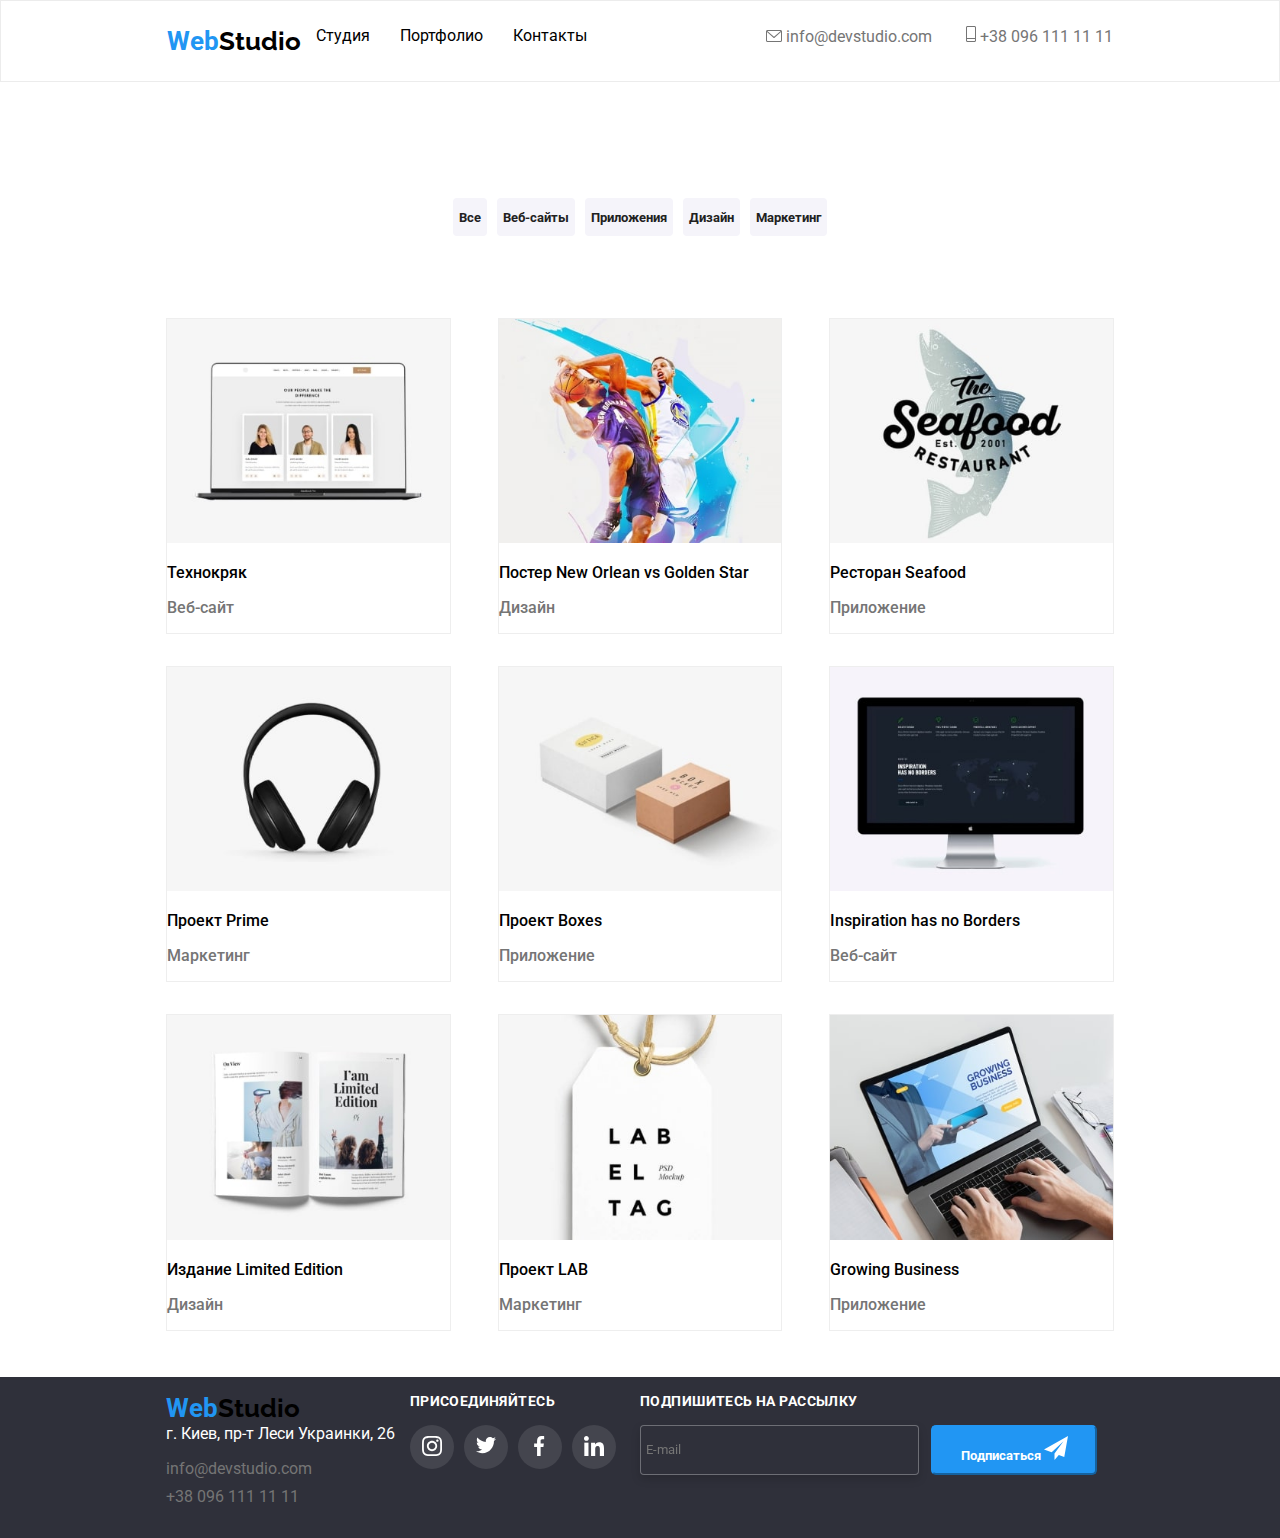
<file: homework8/portfolio.html>
<!DOCTYPE html>
<html lang="en">
<head>
    <meta charset="UTF-8">
    <meta http-equiv="X-UA-Compatible" content="IE=edge">
    <meta name="viewport" content="width=device-width, initial-scale=1.0">
    <link rel="stylesheet" href="style-for-portfolio.css" type="text/css">
    <link rel="preconnect" href="https://fonts.googleapis.com">
    <link rel="preconnect" href="https://fonts.gstatic.com" crossorigin>
    <link href="https://fonts.googleapis.com/css2?family=Roboto:ital,wght@0,400;0,500;0,900;1,700&display=swap" rel="stylesheet">
    <title>Document</title>
</head>
<body>
    <div class="backdrop is-hidden white" data-modal3>
        <div class="modal2">
            <div class="modal-content2">
                <div class="modal-body2">
                    <button data-modal-close3 class="close">
                        <svg width="25" height="25" viewBox="0 0 18 18" fill="none" xmlns="http://www.w3.org/2000/svg">
                            <path d="M15 4.10786L13.8921 3L9.5 7.39214L5.10786 3L4 4.10786L8.39214 8.5L4 12.8921L5.10786 14L9.5 9.60786L13.8921 14L15 12.8921L10.6079 8.5L15 4.10786Z"/>
                        </svg>
                    </button>
                    <div class="nav-for-phone">
                        <ul class="menu black-text">
                            <li class="float margin-15"><a href="index.html">Студия</a></li>
                            <li class="float margin-15"><a href="portfolio1.html">Портфолио</a></li>
                            <li class="float margin-15"><a href="#">Контакты</a></li>
                        </ul>
                    </div>
                    <ul class="inline contact-for-phone">
                        <li class="list tell">
                            <a href="+380961111111">
                                +38 096 111 11 11
                            </a>
                        </li>
                        <li class="list margin-right-30">
                            <a href="login.html">
                                info@devstudio.com
                            </a>
                        </li>
                    </ul>
                    <ul class="list nav-social-media">
                        <li class="social-media">
                            <a href="#">Instagram</a>
                        </li>
                        <li class="social-media">
                            <a href="#">Twitter</a>
                        </li>
                        <li class="social-media">
                            <a href="#">Facebook</a>
                        </li>
                        <li class="social-media">
                            <a href="#">LinkedIn</a>
                        </li>
                    </ul>
                </div>
            </div>
        </div>
    </div>
    <header>
        <div class="margin100 nav">
            <a href="#" class="main"><p class="logo inline">
                <span class="blue">Web</span>Studio</p></a>
            <nav>
                <ul class="menu black-text">
                    <li class="float margin-15"><a href="#">Студия</a></li>
                    <li class="float margin-15"><a href="portfolio1.html">Портфолио</a></li>
                    <li class="float margin-15"><a href="#">Контакты</a></li>
                </ul>
            </nav>
            <ul class="inline contact">
                <li class="list margin-right-30">
                    <a href="login.html">
                        <svg width="16" height="12" viewBox="0 0 16 12" fill="" xmlns="http://www.w3.org/2000/svg">
                            <path d="M14.5 0H1.50001C0.672854 0 0 0.672853 0 1.50001V10.5C0 11.3271 0.672854 12 1.50001 12H14.5C15.3271 12 16 11.3271 16 10.5V1.50001C16 0.672853 15.3271 0 14.5 0ZM14.5 0.999994C14.5679 0.999994 14.6325 1.01409 14.6916 1.0387L8 6.83838L1.30833 1.0387C1.36742 1.01412 1.43204 0.999994 1.49998 0.999994H14.5ZM14.5 11H1.50001C1.22414 11 0.999996 10.7759 0.999996 10.5V2.09521L7.67236 7.87792C7.76661 7.95944 7.8833 7.99999 8 7.99999C8.1167 7.99999 8.23339 7.95948 8.32764 7.87792L15 2.09521V10.5C15 10.7759 14.7759 11 14.5 11Z"/>
                        </svg>
                        info@devstudio.com
                    </a></li>
                <li class="list">
                    <a href="+380961111111">
                        <svg width="10" height="16" viewBox="0 0 10 16" fill="none" xmlns="http://www.w3.org/2000/svg">
                            <path d="M8.5 0H1.5C0.672848 0 0 0.672848 0 1.5V14.5C0 15.3272 0.672848 16 1.5 16H8.5C9.32715 16 10 15.3272 10 14.5V1.5C10 0.672848 9.32715 0 8.5 0ZM1.5 1H8.5C8.77588 1 9 1.22412 9 1.5V12H1V1.5C1 1.22412 1.22412 1 1.5 1ZM8.5 15H1.5C1.22412 15 1 14.7759 1 14.5V13H9V14.5C9 14.7759 8.77588 15 8.5 15Z"/>
                        </svg>
                        +38 096 111 11 11
                    </a>
                </li>
            </ul>
            <button class="menu-for-phone" data-modal-open3>
                <svg width="24" height="16" viewBox="0 0 24 16" fill="none" xmlns="http://www.w3.org/2000/svg">
                    <path fill-rule="evenodd" clip-rule="evenodd" d="M0 2.66667V0H24V2.66667H0ZM0 9.33333H24V6.66667H0V9.33333ZM0 16H24V13.3333H0V16Z" fill="black"/>
                </svg>                    
            </button>
        </div>             
    </header>
    <main class="margin100">
        <section class="filter">
            <ul class="examples">
                <li>
                    <button>Все</button>
                </li>
                <li>
                    <button>Веб-сайты</button>
                </li>
                <li>
                    <button>Приложения</button>
                </li>
                <li>
                    <button>Дизайн</button>
                </li>
                <li>
                    <button>Маркетинг</button>
                </li>
            </ul>
        </section>
        <section class="our-work">
            <ul>
                <li class="example">
                    <div class="technoKryak">
                        <img src="images/portfolioImg.jpg" alt="" width="100%">
                        <div class="overlay">
                            <div class="text">
                                Технокряк это современная площадка распространения коронавируса.
                                Компании используют эту платформу для цифрового шпионажа и атак на защищённые сервера конкурентов.
                            </div>
                        </div>
                    <p>Технокряк</p>
                    <p class="gray">Веб-сайт</p>
                </li>
                <li class="example">
                    <img src="images/portfolioImg2.jpg" alt="" width="100%" height="auto">
                    <p>Постер New Orlean vs Golden Star</p>
                    <p class="gray">Дизайн</p>
                </li>
                <li class="example">
                    <img src="images/portfolioImg3.jpg" alt="" width="100%" height="auto">
                    <p>Ресторан Seafood</p>
                    <p class="gray">Приложение</p>
                </li>
                <li class="example">
                    <img src="images/portfolioImg4.jpg" alt="" width="100%" height="auto">
                    <p>Проект Prime</p>
                    <p class="gray">Маркетинг</p>
                </li>
                <li class="example">
                    <img src="images/portfolioImg5.jpg" alt="" width="100%" height="auto">
                    <p>Проект Boxes</p>
                    <p class="gray">Приложение</p>
                </li>
                <li class="example">
                    <img src="images/portfolioImg6.jpg" alt="" width="100%" height="auto">
                    <p>Inspiration has no Borders</p>
                    <p class="gray">Веб-сайт</p>
                </li>
                <li class="example">
                    <img src="images/portfolioImg7.jpg" alt="" width="100%" height="auto">
                    <p>Издание Limited Edition</p>
                    <p class="gray">Дизайн</p>
                </li>
                <li class="example">
                    <img src="images/portfolioImg8.jpg" alt="" width="100%" height="auto">
                    <p>Проект LAB</p>
                    <p class="gray">Маркетинг</p>
                </li>
                <li class="example">
                    <img src="images/portfolioImg9.jpg" alt="" width="100%" height="auto">
                    <p>Growing Business</p>
                    <p class="gray">Приложение</p>
                </li>
            </ul>
        </section>
    </main>
    <footer>
        <div class="margin100">
            <ul class="flex-list w100 footer">
                <li class="w25">
                    <a href="#" class="main"><p class="logo">
                        <span class="blue">Web</span>Studio</p></a>
                        <address>
                            <ul class="list">
                                <li class="white-word">г. Киев, пр-т Леси Украинки, 26</li>            
                                <li class="margin-top-9"><a href="login.html">info@devstudio.com</a></li>
                                <li><a href="+380961111111" class="margin-0">+38 096 111 11 11</a></li>
                            </ul>
                        </address>
                    </address>
                </li>
                <li class="w25">
                    <ul class="vertical-list">
                        <li><p class="join-us">присоединяйтесь</p></li>
                        <li>
                            <ul class="flex-list">
                                <li class="circle-radius">
                                    <a>
                                        <svg width="20" height="20" viewBox="0 0 20 20" fill="currentColor" xmlns="http://www.w3.org/2000/svg">
                                            <g clip-path="url(#clip0)">
                                                <path d="M19.9804 5.88005C19.9336 4.81738 19.7617 4.0868 19.5156 3.45374C19.2616 2.78176 18.8709 2.18014 18.359 1.68002C17.8589 1.1721 17.2533 0.777435 16.5891 0.527447C15.9524 0.281274 15.2256 0.109427 14.163 0.0625732C13.0924 0.0117516 12.7525 0 10.0371 0C7.32173 0 6.98185 0.0117516 5.91521 0.0586052C4.85253 0.105459 4.12195 0.277459 3.48904 0.523479C2.81692 0.777435 2.2153 1.16814 1.71517 1.68002C1.20726 2.18014 0.812743 2.78573 0.562603 3.44992C0.31643 4.0868 0.144583 4.81341 0.0977294 5.87609C0.0469078 6.9467 0.0351562 7.28658 0.0351562 10.002C0.0351562 12.7173 0.0469078 13.0572 0.0937614 14.1239C0.140615 15.1865 0.312615 15.9171 0.558787 16.5502C0.812743 17.2221 1.20726 17.8238 1.71517 18.3239C2.2153 18.8318 2.82088 19.2265 3.48508 19.4765C4.12195 19.7226 4.84856 19.8945 5.91139 19.9413C6.97788 19.9883 7.31791 19.9999 10.0333 19.9999C12.7487 19.9999 13.0885 19.9883 14.1552 19.9413C15.2179 19.8945 15.9484 19.7226 16.5813 19.4765C17.9254 18.9568 18.9881 17.8941 19.5078 16.5502C19.7538 15.9133 19.9258 15.1865 19.9727 14.1239C20.0195 13.0572 20.0313 12.7173 20.0313 10.002C20.0313 7.28658 20.0273 6.9467 19.9804 5.88005ZM18.1794 14.0457C18.1364 15.0225 17.9723 15.5499 17.8356 15.9015C17.4995 16.7728 16.808 17.4643 15.9367 17.8004C15.5851 17.9372 15.0538 18.1012 14.0809 18.1441C13.026 18.1911 12.7096 18.2027 10.0411 18.2027C7.37255 18.2027 7.05221 18.1911 6.00113 18.1441C5.02438 18.1012 4.49693 17.9372 4.1453 17.8004C3.71171 17.6402 3.31704 17.3862 2.9967 17.0541C2.6646 16.7298 2.41065 16.3391 2.2504 15.9055C2.11365 15.5539 1.94959 15.0225 1.90671 14.0497C1.8597 12.9948 1.8481 12.6783 1.8481 10.0097C1.8481 7.34122 1.8597 7.02087 1.90671 5.96995C1.94959 4.99319 2.11365 4.46575 2.2504 4.11412C2.41065 3.68038 2.6646 3.28586 3.00067 2.96536C3.32483 2.63327 3.71553 2.37931 4.14927 2.21921C4.5009 2.08247 5.03231 1.9184 6.0051 1.87537C7.05999 1.82851 7.37652 1.81676 10.0449 1.81676C12.7174 1.81676 13.0337 1.82851 14.0848 1.87537C15.0616 1.9184 15.589 2.08247 15.9407 2.21921C16.3742 2.37931 16.7689 2.63327 17.0893 2.96536C17.4213 3.28967 17.6753 3.68038 17.8356 4.11412C17.9723 4.46575 18.1364 4.99701 18.1794 5.96995C18.2263 7.02484 18.238 7.34122 18.238 10.0097C18.238 12.6783 18.2263 12.9908 18.1794 14.0457Z"/>
                                                <path d="M10.0371 4.8642C7.20074 4.8642 4.89941 7.16537 4.89941 10.0019C4.89941 12.8385 7.20074 15.1396 10.0371 15.1396C12.8737 15.1396 15.1749 12.8385 15.1749 10.0019C15.1749 7.16537 12.8737 4.8642 10.0371 4.8642ZM10.0371 13.3346C8.19702 13.3346 6.70442 11.8422 6.70442 10.0019C6.70442 8.16165 8.19702 6.66921 10.0371 6.66921C11.8774 6.66921 13.3698 8.16165 13.3698 10.0019C13.3698 11.8422 11.8774 13.3346 10.0371 13.3346Z"/>
                                                <path d="M16.5775 4.6611C16.5775 5.32346 16.0404 5.86052 15.3779 5.86052C14.7155 5.86052 14.1785 5.32346 14.1785 4.6611C14.1785 3.99858 14.7155 3.46167 15.3779 3.46167C16.0404 3.46167 16.5775 3.99858 16.5775 4.6611Z"/>
                                            </g>
                                            <defs>
                                                <clipPath id="clip0">
                                                    <rect width="20" height="20" fill="white"/>
                                                </clipPath>
                                            </defs>
                                        </svg>
                                        
                                    </a>
                                </li>
                                <li class="circle-radius">
                                    <a> 
                                        <svg width="20" height="18" viewBox="0 0 20 18" fill="none" xmlns="http://www.w3.org/2000/svg">
                                            <path d="M20 2.79875C19.2563 3.125 18.4637 3.34125 17.6375 3.44625C18.4875 2.93875 19.1363 2.14125 19.4412 1.18C18.6488 1.6525 17.7738 1.98625 16.8412 2.1725C16.0887 1.37125 15.0162 0.875 13.8462 0.875C11.5763 0.875 9.74875 2.7175 9.74875 4.97625C9.74875 5.30125 9.77625 5.61375 9.84375 5.91125C6.435 5.745 3.41875 4.11125 1.3925 1.6225C1.03875 2.23625 0.83125 2.93875 0.83125 3.695C0.83125 5.115 1.5625 6.37375 2.6525 7.1025C1.99375 7.09 1.3475 6.89875 0.8 6.5975C0.8 6.61 0.8 6.62625 0.8 6.6425C0.8 8.635 2.22125 10.29 4.085 10.6712C3.75125 10.7625 3.3875 10.8062 3.01 10.8062C2.7475 10.8062 2.4825 10.7913 2.23375 10.7362C2.765 12.36 4.2725 13.5538 6.065 13.5925C4.67 14.6838 2.89875 15.3412 0.98125 15.3412C0.645 15.3412 0.3225 15.3263 0 15.285C1.81625 16.4563 3.96875 17.125 6.29 17.125C13.835 17.125 17.96 10.875 17.96 5.4575C17.96 5.27625 17.9538 5.10125 17.945 4.9275C18.7588 4.35 19.4425 3.62875 20 2.79875Z"/>
                                        </svg>  
                                    </a>
                                </li>
                                <li class="circle-radius">
                                    <a class="margin-0">
                                        <svg width="11" height="20" viewBox="0 0 11 20" fill="none" xmlns="http://www.w3.org/2000/svg">
                                            <path d="M8.33088 3.32083H10.1567V0.140833C9.84172 0.0975 8.75839 0 7.49672 0C4.86422 0 3.06088 1.65583 3.06088 4.69917V7.5H0.155884V11.055H3.06088V20H6.62255V11.0558H9.41005L9.85255 7.50083H6.62172V5.05167C6.62255 4.02417 6.89922 3.32083 8.33088 3.32083Z"/>
                                        </svg>    
                                    </a>
                                </li>
                                <li class="circle-radius">
                                    <a class="margin-0">
                                        <svg width="20" height="20" viewBox="0 0 20 20" fill="none" xmlns="http://www.w3.org/2000/svg">
                                            <g clip-path="url(#clip0)">
                                                <path d="M19.9951 20V19.9992H20.0001V12.6642C20.0001 9.07587 19.2276 6.31171 15.0326 6.31171C13.0159 6.31171 11.6626 7.41837 11.1101 8.46754H11.0517V6.64671H7.07422V19.9992H11.2159V13.3875C11.2159 11.6467 11.5459 9.96337 13.7017 9.96337C15.8259 9.96337 15.8576 11.95 15.8576 13.4992V20H19.9951Z"/>
                                                <path d="M0.329956 6.64746H4.47662V20H0.329956V6.64746Z"/>
                                                <path d="M2.40167 0C1.07583 0 0 1.07583 0 2.40167C0 3.7275 1.07583 4.82583 2.40167 4.82583C3.7275 4.82583 4.80333 3.7275 4.80333 2.40167C4.8025 1.07583 3.72667 0 2.40167 0V0Z"/>
                                            </g>
                                            <defs>
                                                <clipPath id="clip0">
                                                    <rect width="20" height="20" fill="white"/>
                                                </clipPath>
                                            </defs>
                                        </svg>
                                    </a>
                                </li>
                            </ul>
                        </li>
                    </ul>
                </li>
                <li class="w50">
                    <form action="sending" class="sending">
                        <p class="join-us">Подпишитесь на рассылку</p>
                        <input type="text" name="Email" placeholder="E-mail">   
                        <button>
                            <span>Подписаться</span>
                            <svg width="24" height="24" viewBox="0 0 24 24" fill="none" xmlns="http://www.w3.org/2000/svg">
                                <path d="M24 0L0 13.5L7.66994 16.3407L19.5 5.25002L10.5017 17.3896L10.509 17.3923L10.5 17.3896V24.0001L14.8013 18.982L20.2501 21.0001L24 0Z" fill="white"/>
                            </svg>                          
                        </button>
                    </form>
                </li>
            </ul>    
        </div>
    </footer>
    <script src="./js/modal.js"></script>
</body>
</html>
</file>
<file: homework 1/style-for-index.css>
@import url('https://fonts.googleapis.com/css2?family=Raleway:wght@700&display=swap');
*:not(.logo) {
    font-family: Roboto;
    font-style: normal;
}
button {
    height: 50px;
}
p {
    font-weight: 500;
}
.order h1 {
    font-weight: 900;
    font-size: 44px;
    line-height: 60px;
    color: #FFFFFF;
    width: 500px;
}
header {
    border: 1px solid #ECECEC;
    height: 80px;
}
header ul {
    margin: 0px;
}
.nav {
    padding-top: 25px;
    display: flex;
}
.nav a {
    margin: 0px;
}
.contact {
    margin-left: auto;
}
.contact a {
    color: #757575 !important;
}
body {
    margin: 0px;
}
a {
    text-decoration: none;
}
.photo {
    text-align: center;
    margin: 0px;
    margin-right: 10px;
    background-color: #F5F4FA;
}
.our-team ul li {
    text-align: center;
}
address ul a {
    color: #757575;
}
address ul {
    margin-top: 2px;
}
.nav a:not(.main) {
    margin-left: 50px;
}
.menu a {
    color: black;
}
.white-word {
    color: #FFFFFF;
}
.logo {
    font-family: 'Raleway', sans-serif;
    font-weight: 700;
    font-style: normal;
    line-height: 1.36182;
    color: black;
    margin: 0px;
    font-size: 26px;
    line-height: 31px;
}
.blue {
    color: #2196F3;
}
.main {
    text-decoration: none;
}
.inline {
    display: inline-block;
}
button {
    color: #FFFFFF;
    font-weight: bold;
    background: #2196F3;
    border-radius: 5px;
    border-color: #2196F3;
}
.margin100 {
    margin-left: 13%;
    margin-right: 13%;
}
.w100 {
    width: 100%;
}
.w33 {
    width: 30%;
    text-align: center;
}
.w33 img {
    width: 100%;
}
.w20 {
    width: 20%;
}
.w23 {
    width: 23%;
}
.margin-15 {
    margin: 0px 15px;
}
.margin-0 {
    margin: 0px !important;
}
.our-team {
    display: inline-block; 
}
.list {
    list-style-type: none;
    display: inline-block;
    padding: 0px;
}
.flex-list {
    display: inline-flex;
    justify-content: space-between;
    list-style-type: none;
    padding: 0px;
}
.float {
    float: left;
}
.float-r {
    float: right;
}
.take-an-order {
    width: 100%;
    background-color: #2F303A ;
    height: 600px;
    margin: 0px;
    position: relative;
    justify-content: center;
    display: flex;
}
.add {
    text-align: center;
    position: absolute;
    vertical-align: middle;
    display: inline-block;
    top: 30%;
}
.our-team {
    background-color: #F5F4FA;
    margin: 0px;
    padding: 0px;
}
.white {
    background-color: #FFFFFF;
    box-shadow: 0px 1px 3px rgba(0, 0, 0, 0.12), 0px 1px 1px rgba(0, 0, 0, 0.14), 0px 2px 1px rgba(0, 0, 0, 0.2);
    border-radius: 0px 0px 4px 4px;
}
.white:last-child {
    padding-bottom: 30px;
}
.gray {
    color: #757575;
}
.our-team img {
    width: 100%;
}
.clients ul {
    justify-content: space-between;
    width: 100%;
}
footer {
    background-color: #2F303A;
}
.margin-top-9 {
    margin: 9px 0;
}
h2 {
    text-align: center;
}
.nav a:hover {
    color: #2196F3;
}
</file>
<file: homework2-3/styles.css>
@import url('https://fonts.googleapis.com/css2?family=Raleway:wght@700&display=swap');
body {
    font-family: roboto;
}
body:not(.logo) {
    font-family: Roboto;
    font-style: normal;
    color: rgba(117, 117, 117, 1);
}
button {
    height: 50px;
    cursor: pointer;
}
p {
    font-weight: 500;
}
.order h1 {
    font-weight: 900;
    font-size: 44px;
    line-height: 60px;
    color: #FFFFFF;
    width: 500px;
}
header {
    border: 1px solid #ECECEC;
    height: 80px;
}
header ul {
    margin: 0px;
}
nav {
    width: 30%;
}
.black-text {
    width: 100%;
    display: flex;
    justify-content: space-around;
    list-style-type: none;
    padding: 0px;
}
.nav {
    padding-top: 25px;
    display: flex;
}
.nav a {
    margin: 0px;
    color: #212121;
}
.contact {
    margin-left: auto;
    padding: 0px;
}
.contact li:first-child {
    margin-right: 50px;
}
.contact a {
    color: #757575;
}
address a {
    margin-left: 0px;
}
body {
    margin: 0px;
}
a {
    text-decoration: none;
}
.photo {
    text-align: center;
    margin: 0px;
    margin-right: 10px;
    background-color: #F5F4FA;
}
.our-team ul li {
    text-align: center;
}
address ul a {
    color: #757575;
}
address ul {
    margin-top: 2px;
}
.black-text a {
    color: black;
}
.white-word {
    color: #FFFFFF;
}
.logo {
    font-family: 'Raleway', sans-serif;
    font-weight: 700;
    font-style: normal;
    line-height: 1.36182;
    color: black;
    margin: 0px;
    font-size: 26px;
    line-height: 31px;
}
.blue {
    color: #2196F3;
}
.main {
    text-decoration: none;
}
.inline {
    display: inline-flex;
}
button {
    color: #FFFFFF;
    font-weight: bold;
    background: #2196F3;
    border-radius: 5px;
    border-color: #2196F3;
}
.margin-l-r-from-body {
    margin-left: 13%;
    margin-right: 13%;
}
.w100 {
    width: 100%;
}
.w33 {
    width: 30%;
    text-align: center;
}
.w33 img {
    width: 100%;
}
.w20 {
    width: 20%;
}
.w23 {
    width: 23%;
}
.margin-15 {
    margin: 0px 15px;
}
.margin-0 {
    margin: 0px;
}
.our-team {
    display: inline-block; 
}
.list {
    list-style-type: none;
    display: inline-block;
    padding: 0px;
}
.flex-list {
    display: inline-flex;
    justify-content: space-between;
    list-style-type: none;
    padding: 0px;
}
.float {
    float: left;
}
.float-r {
    float: right;
}
.take-an-order {
    width: 100%;
    background-color: #2F303A ;
    height: 600px;
    margin: 0px;
    position: relative;
    justify-content: center;
    display: flex;
}
.add {
    text-align: center;
    position: absolute;
    vertical-align: middle;
    display: inline-block;
    top: 30%;
}
.our-team {
    background-color: #F5F4FA;
    margin: 0px;
    padding: 0px;
}
.white {
    background-color: #FFFFFF;
    box-shadow: 0px 1px 3px rgba(0, 0, 0, 0.12), 0px 1px 1px rgba(0, 0, 0, 0.14), 0px 2px 1px rgba(0, 0, 0, 0.2);
    border-radius: 0px 0px 4px 4px;
}
.white:last-child {
    padding-bottom: 30px;
}
.gray {
    color: #757575;
}
.our-team img {
    width: 100%;
}
.clients ul {
    justify-content: space-between;
    width: 100%;
}
footer {
    background-color: #2F303A;
}
.margin-top-9 {
    margin: 9px 0;
}
h2 {
    text-align: center;
}
.nav a:hover {
    color: #2196F3;
}
</file>
<file: homework4/style-for-index.css>
@import url('https://fonts.googleapis.com/css2?family=Raleway:wght@700&display=swap');
*:not(.logo) {
    font-family: Roboto;
    font-style: normal;
}
p {
    font-weight: 500;
}
.order h1 {
    font-weight: 900;
    font-size: 44px;
    line-height: 60px;
    color: #FFFFFF;
    width: 500px;
}
header {
    border: 1px solid #ECECEC;
    height: 80px;
}
header ul {
    margin: 0px;
}
nav {
    width: 30%;
}
.black-text {
    width: 100%;
    display: flex;
    justify-content: space-around;
    list-style-type: none;
    padding: 0px;
}
.nav {
    padding-top: 25px;
    display: flex;
}
.nav a {
    margin: 0px;
    color: #212121;
}
.contact {
    margin-left: auto;
    padding: 0px;
}
.contact a {
    color: #757575;
}
.margin-right-30 {
    margin-right: 30px;
}
address a {
    margin-left: 0px;
}
body {
    margin: 0px;
}
a {
    text-decoration: none;
}
.photo {
    text-align: center;
    margin: 0px;
    margin-right: 10px;
    background-color: #F5F4FA;
}
.our-team ul li {
    text-align: center;
}
.list-for-links {
    display: inline-flex;
    justify-content: space-evenly;
    list-style-type: none;
    padding: 0px;
} 
address a {
    color: #757575;
}
address ul {
    margin-top: 2px;
}
.menu a {
    color: black;
}
.white-word {
    color: #FFFFFF;
}
.logo {
    font-family: 'Raleway', sans-serif;
    font-weight: 700;
    font-style: normal;
    line-height: 1.36182;
    color: black;
    margin: 0px;
    font-size: 26px;
    line-height: 31px;
}
.blue {
    color: #2196F3;
}
.main {
    text-decoration: none;
}
.inline {
    display: inline-block;
}
button {
    color: #FFFFFF;
    font-weight: bold;
    background: #2196F3;
    border-radius: 5px;
    border-color: #2196F3;
}
.margin100 {
    margin-left: 13%;
    margin-right: 13%;
}
.w100 {
    width: 100%;
}
.w33 {
    width: 30%;
    text-align: center;
}
.w50 {
    width: 50%;
}
.w33 img {
    width: 100%;
}
.w20 {
    width: 20%;
}
.w14 {
    width: 14%;
    border: 1px solid #AFB1B8;
}
.w23 {
    width: 23%;
}
.margin-15 {
    margin: 0px 15px;
}
.margin-0 {
    margin: 0px;
}
.our-team {
    display: inline-block; 
}
.list {
    list-style-type: none;
    display: inline-block;
    padding: 0px;
}
.vertical-list {
    list-style-type: none;
    padding: 0px;
}
.flex-list {
    display: inline-flex;
    justify-content: space-between;
    list-style-type: none;
    padding: 0px;
}
.float {
    float: left;
}
.float-r {
    float: right;
}
.take-an-order {
    width: 100%;
    background: url(images/backGround.jpg) ;
    height: 600px;
    margin: 0px;
    position: relative;
    justify-content: center;
    display: flex;
}
.add {
    text-align: center;
    position: absolute;
    vertical-align: middle;
    display: inline-block;
    top: 30%;
}
.our-team {
    background-color: #F5F4FA;
    margin: 0px;
    padding: 0px;
}
.white {
    background-color: #FFFFFF;
    box-shadow: 0px 1px 3px rgba(0, 0, 0, 0.12), 0px 1px 1px rgba(0, 0, 0, 0.14), 0px 2px 1px rgba(0, 0, 0, 0.2);
    border-radius: 0px 0px 4px 4px;
}
.gray {
    color: #757575;
}
.our-team img {
    width: 100%;
}
.clients ul {
    justify-content: space-between;
    width: 100%;
}
.clients ul li:hover {
    border: 1px solid #2196F3;
}
footer {
    background-color: #2F303A;
}
.margin-top-9 {
    margin: 9px 0;
}
footer .logo {
    margin-bottom: 20px;
}
footer {
    margin: 0px;
}
.join-us {
    font-family: Roboto;
    font-style: normal;
    font-weight: bold;
    font-size: 14px;
    line-height: 16px;
    letter-spacing: 0.03em;
    text-transform: uppercase;
    color: #FFFFFF;
}
.circle-radius {
    border: 1px solid rgba(255, 255, 255, 0.1)s;
    border-radius: 50%;
    width: 44px;
    height: 44px;
    position: relative;
    display: flex;
    justify-content: center;
    background: rgba(255, 255, 255, 0.1);
    margin-right: 10px;
}
.circle-radius a {
    height: 20px;
    top: 25%;
    position: absolute;
}
h2 {
    text-align: center;
}
.nav a:hover svg {
    fill: #2196F3;
}
.nav a:hover {
    color: #2196F3;
}
.circle-radius:hover {
    background-color: #2196F3;
}
svg {
    color: #AFB1B8;
}
svg:hover:not(footer svg) {
    fill: #2196F3;
}
header svg {
    fill: #757575;
}
main svg {
    fill: #AFB1B8;
}
footer svg {
    fill: #FFFFFF;
}
</file>
<file: homework5/style-for-index.css>
@import url('https://fonts.googleapis.com/css2?family=Raleway:wght@700&display=swap');
*:not(.logo) {
    font-family: Roboto;
    font-style: normal;
}
p {
    font-weight: 500;
}
section:not(.order) {
    padding: 94px 0px;
}
.order h1 {
    font-weight: 900;
    font-size: 44px;
    line-height: 60px;
    color: #FFFFFF;
    width: 500px;
}
header {
    border: 1px solid #ECECEC;
    height: 80px;
}
header ul {
    margin: 0px;
}
nav {
    width: 30%;
}
.black-text {
    width: 100%;
    display: flex;
    justify-content: space-around;
    list-style-type: none;
    padding: 0px;
}
.nav {
    padding-top: 25px;
    display: flex;
}
.nav a {
    margin: 0px;
}
.contact {
    margin-left: auto;
    padding: 0px;
}
.contact a {
    color: #757575;
}
.margin-right-30 {
    margin-right: 30px;
}
body {
    margin: 0px;
}
a {
    text-decoration: none;
}
.photo {
    text-align: center;
    margin: 0px;
    margin-right: 10px;
    background-color: #F5F4FA;
}
.our-team ul li {
    text-align: center;
}
.list-for-links {
    display: inline-flex;
    justify-content: space-evenly;
    list-style-type: none;
    padding: 0px;
} 
address a {
    color: #757575;
}
address ul {
    margin-top: 2px;
}
.menu a {
    color: black;
}
.white-word {
    color: #FFFFFF;
}
.logo {
    font-family: 'Raleway', sans-serif;
    font-weight: 700;
    font-style: normal;
    line-height: 1.36182;
    color: black;
    margin: 0px;
    font-size: 26px;
    line-height: 31px;
}
.blue {
    color: #2196F3;
}
.main {
    text-decoration: none;
}
.inline {
    display: inline-block;
}
button {
    color: #FFFFFF;
    font-weight: bold;
    background: #2196F3;
    border-radius: 5px;
    border-color: #2196F3;
    height: 50px;
}
.margin100 {
    margin-left: 13%;
    margin-right: 13%;
}
.w100 {
    width: 100%;
}
.w33 {
    width: 30%;
    text-align: center;
}
.w50 {
    width: 50%;
}
.w33 img {
    width: 100%;
}
.w20 {
    width: 20%;
}
.w14 {
    width: 14%;
    border: 1px solid #AFB1B8;
}
.w23 {
    width: 23%;
}
.margin-15 {
    margin: 0px 15px;
}
.margin-0 {
    margin: 0px;
}
.our-team {
    display: inline-block; 
}
.list {
    list-style-type: none;
    display: inline-block;
    padding: 0px;
}
.vertical-list {
    list-style-type: none;
    padding: 0px;
}
.flex-list {
    display: inline-flex;
    justify-content: space-between;
    list-style-type: none;
    padding: 0px;
}
.float {
    float: left;
}
.float-r {
    float: right;
}
.take-an-order {
    width: 100%;
    background: url(images/backGround.jpg) ;
    height: 600px;
    margin: 0px;
    position: relative;
    justify-content: center;
    display: flex;
}
.add {
    text-align: center;
    position: absolute;
    vertical-align: middle;
    display: inline-block;
    top: 30%;
}
.relative {
    position: relative;
}
.description {
    height: 70px;
    font-family: Roboto;
    font-style: normal;
    font-weight: bold;
    font-size: 14px;
    line-height: 16px;
    letter-spacing: 0.03em;
    text-transform: uppercase;
    color: #FFFFFF;
    position: absolute;
    width: 100%;
    top: 75%;
    background: rgba(47, 48, 58, 0.8);
}
.our-team {
    background-color: #F5F4FA;
    margin: 0px;
    padding: 0px;
}
.white {
    background-color: #FFFFFF;
    box-shadow: 0px 1px 3px rgba(0, 0, 0, 0.12), 0px 1px 1px rgba(0, 0, 0, 0.14), 0px 2px 1px rgba(0, 0, 0, 0.2);
    border-radius: 0px 0px 4px 4px;
}
.gray {
    color: #757575;
}
.our-team img {
    width: 100%;
}
.clients ul {
    justify-content: space-between;
    width: 100%;
}
.clients ul li:hover {
    border: 1px solid #2196F3;
}
footer {
    background-color: #2F303A;
}
footer {
    margin: 0px;
}
.margin-top-9 {
    margin: 9px 0;
}
footer .logo {
    margin-bottom: 20px;
}
.join-us {
    font-family: Roboto;
    font-style: normal;
    font-weight: bold;
    font-size: 14px;
    line-height: 16px;
    letter-spacing: 0.03em;
    text-transform: uppercase;
    color: #FFFFFF;
}
.circle-radius {
    border: 1px solid rgba(255, 255, 255, 0.1)s;
    border-radius: 50%;
    width: 44px;
    height: 44px;
    position: relative;
    display: flex;
    justify-content: center;
    background: rgba(255, 255, 255, 0.1);
    margin-right: 10px;
}
.circle-radius a {
    height: 20px;
    top: 25%;
    position: absolute;
}
h2 {
    text-align: center;
}
.nav a:hover svg {
    fill: #2196F3;
}
.nav a:hover {
    color: #2196F3;
    text-decoration: none;
}
a:hover {
    text-decoration: none;
}
.circle-radius:hover {
    background-color: #2196F3;
}
svg {
    color: #AFB1B8;
}
svg:hover:not(footer svg) {
    fill: #2196F3;
}
header svg {
    fill: #757575;
}
main svg {
    fill: #AFB1B8;
}
footer svg {
    fill: #FFFFFF;
}
.backdrop.is-hidden {
    opacity: 0;
    visibility: hidden;
    pointer-events: none;
}
.backdrop {
    position: fixed;
    top: 0;
    left: 0;
    width: 100%;
    height: 100%;
    background-color: rgba(0, 0, 0, 0.5);
    opacity: 1;
    visibility: visible;
    transition: opacity 250ms cubic-bezier(0.4, 0, 0.2, 1), visibility 250ms cubic-bezier(0.4, 0, 0.2, 1);
}
.modal1 {
    position: relative;
    width: auto;
    margin: 10px;
    transition: opacity 0.3s ease-in;
    display: flex;
    flex-direction: column;
    background-color: #fff;
    background-clip: padding-box;
    border: 1px solid rgba(0, 0, 0, 0.2);
    border-radius: 0.3rem;
    box-shadow: 0 0 7px 0 rgb(0 0 0 / 30%);
    width: 33%;
    height: 80%;
    margin: 60px auto;
}
.modal1 button{
    width: 30px;
    height: 30px;
    border-radius: 50%;
    margin-left: auto;
    border: 1px solid rgba(0, 0, 0, 0.1);
    background-color: white;
    margin-top: 8px;
    margin-right: 8px;
}
</file>
<file: homework6-7/styles.css>
/* модальное окно*/
.backdrop.is-hidden {
    opacity: 0;
    visibility: hidden;
    pointer-events: none;
}
.backdrop {
    position: fixed;
    top: 0;
    left: 0;
    width: 100%;
    height: 100%;
    background-color: rgba(0, 0, 0, 0.5);
    opacity: 1;
    visibility: visible;
    transition: opacity 250ms cubic-bezier(0.4, 0, 0.2, 1), visibility 250ms cubic-bezier(0.4, 0, 0.2, 1);
}
.modal1 {
    min-height: 550px;
    min-width: 500px;
    position: relative;
    width: auto;
    margin: 10px;
    transition: opacity 0.3s ease-in;
    display: flex;
    flex-direction: column;
    background-color: #fff;
    background-clip: padding-box;
    border: 1px solid rgba(0, 0, 0, 0.2);
    border-radius: 0.3rem;
    box-shadow: 0 0 7px 0 rgb(0 0 0 / 30%);
    width: 33%;
    height: 80%;
    margin: auto auto;
}
.close  {
    display: flex;
    width: 30px;
    height: 30px;
    border-radius: 50%;
    margin-left: auto;
    border: 1px solid rgba(0, 0, 0, 0.1);
    background-color: white;
    margin-top: 8px;
    margin-right: 8px;
}
.modal .sending input {
    width: 300px;
}
.modal-body form input {
    width: 99%;
    border: 1px solid #212121;
    background-repeat: no-repeat;
    border-radius: 5px;
    background-position-y: center;
    background-position-x: 10px;
    padding: 0px;
    height: 40px;
}
.modal-body form .input-group:focus svg {
    fill: blue;
}
.agree {
    margin-top: 5px;
}
.modal-body form input[name="agreement"] {
    width: 16px;
    height: 15px;
}
.modal-header span {
    border: 1px solid ;
    border-radius: 50%/50%;
}
label[for="agreement"] {
    color: #757575;
}
textarea[name="textPlace"]::placeholder {
    text-indent: 10px;
    vertical-align: top;
}
textarea {
    width: 99%;
    height: 120px;
}
form[action="data"] p {
    margin: 0%;
    margin-top: 10px;
}
.send {
    display: flex;
    justify-content: center;
}
/* все остальное */
@import url('https://fonts.googleapis.com/css2?family=Raleway:wght@700&display=swap');
*:not(.logo) {
    font-family: Roboto;
    font-style: normal;
}
p {
    font-weight: 500;
}
section:not(.order) {
    padding: 94px 0px;
}
.order h1 {
    font-weight: 900;
    font-size: 44px;
    line-height: 60px;
    color: #FFFFFF;
    width: 500px;
}
header {
    border: 1px solid #ECECEC;
    height: 80px;
}
header ul {
    margin: 0px;
}
nav {
    width: 30%;
}
.black-text {
    width: 100%;
    display: flex;
    justify-content: space-around;
    list-style-type: none;
    padding: 0px;
}
.nav {
    padding-top: 25px;
    display: flex;
}
.nav a {
    margin: 0px;
}
.contact {
    margin-left: auto;
    padding: 0px;
}
.contact a {
    color: #757575;
}
.margin-right-30 {
    margin-right: 30px;
}
body {
    margin: 0px;
}
a {
    text-decoration: none;
}
.photo {
    text-align: center;
    margin: 0px;
    margin-right: 10px;
    background-color: #F5F4FA;
}
.our-team ul li {
    text-align: center;
}
.list-for-links {
    display: inline-flex;
    justify-content: space-evenly;
    list-style-type: none;
    padding: 0px;
} 
address a {
    color: #757575;
}
address ul {
    margin-top: 2px;
}
.menu a {
    color: black;
}
.white-word {
    color: #FFFFFF;
}
.logo {
    font-family: 'Raleway', sans-serif;
    font-weight: 700;
    font-style: normal;
    line-height: 1.36182;
    color: black;
    margin: 0px;
    font-size: 26px;
    line-height: 31px;
}
.blue {
    color: #2196F3;
}
.main {
    text-decoration: none;
}
.inline {
    display: inline-block;
}
button:not(.close) {
    color: #FFFFFF;
    font-weight: bold;
    background: #2196F3;
    border-radius: 5px;
    border-color: #2196F3;
    height: 50px;
}
.margin100 {
    margin-left: 13%;
    margin-right: 13%;
}
.w100 {
    width: 100%;
}
.w33 {
    width: 30%;
    text-align: center;
}
.w50 {
    width: 50%;
}
.w33 img {
    width: 100%;
}
.w25 {
    width: 25%;
}
.w20 {
    width: 20%;
}
.w14 {
    width: 14%;
    border: 1px solid #AFB1B8;
}
.w23 {
    width: 23%;
}
.margin-15 {
    margin: 0px 15px;
}
.margin-0 {
    margin: 0px;
}
.our-team {
    display: inline-block; 
}
.list {
    list-style-type: none;
    display: inline-block;
    padding: 0px;
}
.vertical-list {
    list-style-type: none;
    padding: 0px;
}
.flex-list {
    display: inline-flex;
    justify-content: space-between;
    list-style-type: none;
    padding: 0px;
}
.float {
    float: left;
}
.float-r {
    float: right;
}
.take-an-order {
    width: 100%;
    background: url(images/backGround.jpg) ;
    height: 600px;
    margin: 0px;
    justify-content: center;
    display: flex;
}
.add {
    text-align: center;
    vertical-align: middle;
    display: inline-block;
    top: 30%;
    margin: auto;
}
.relative {
    position: relative;
}
.description {
    height: 70px;
    font-family: Roboto;
    font-style: normal;
    font-weight: bold;
    font-size: 14px;
    line-height: 16px;
    letter-spacing: 0.03em;
    text-transform: uppercase;
    color: #FFFFFF;
    position: absolute;
    width: 100%;
    top: 75%;
    background: rgba(47, 48, 58, 0.8);
}
.our-team {
    background-color: #F5F4FA;
    margin: 0px;
    padding: 0px;
}
.white {
    background-color: #FFFFFF;
    box-shadow: 0px 1px 3px rgba(0, 0, 0, 0.12), 0px 1px 1px rgba(0, 0, 0, 0.14), 0px 2px 1px rgba(0, 0, 0, 0.2);
    border-radius: 0px 0px 4px 4px;
}
.gray {
    color: #757575;
}
.our-team img {
    width: 100%;
}
.clients ul {
    justify-content: space-between;
    width: 100%;
}
.clients ul li:hover {
    border: 1px solid #2196F3;
}
footer {
    background-color: #2F303A;
}
footer {
    margin: 0px;
}
.margin-top-9 {
    margin: 9px 0;
}
footer .logo {
    margin-bottom: 20px;
}
.join-us {
    font-family: Roboto;
    font-style: normal;
    font-weight: bold;
    font-size: 14px;
    line-height: 16px;
    letter-spacing: 0.03em;
    text-transform: uppercase;
    color: #FFFFFF;
}
.circle-radius {
    border: 1px solid rgba(255, 255, 255, 0.1)s;
    border-radius: 50%;
    width: 44px;
    height: 44px;
    position: relative;
    display: flex;
    justify-content: center;
    background: rgba(255, 255, 255, 0.1);
    margin-right: 10px;
}
.circle-radius a {
    height: 20px;
    top: 25%;
    position: absolute;
}
h2 {
    text-align: center;
}
.nav a:hover svg {
    fill: #2196F3;
}
.nav a:hover {
    color: #2196F3;
    text-decoration: none;
}
a:hover {
    text-decoration: none;
}
.circle-radius:hover {
    background-color: #2196F3;
}
svg {
    color: #AFB1B8;
}
svg:hover:not(footer svg) {
    fill: #2196F3;
}
header svg {
    fill: #757575;
}
main svg {
    fill: #AFB1B8;
}
footer svg {
    fill: #FFFFFF;
}
footer li.w50 {
    margin-left: auto;
}
footer input {
    width: 59%;
    padding: 0px;
    height: 50px;
    border: 1px solid rgba(255, 255, 255, 0.3);
    filter: drop-shadow(0px 4px 4px rgba(0, 0, 0, 0.15));
    border-radius: 4px;
    background-color: #2F303A;
    padding-left: 5px;
    float: left;
    margin-right: 12px;
}
footer button {
    width: 35%;
}
</file>
<file: homework8/styles.css>
/* модальное окно*/
.backdrop:not(.is-hidden) {
    position: unset;
}
.backdrop.is-hidden {
    opacity: 0;
    visibility: hidden;
    pointer-events: none;
}
.backdrop {
    position: fixed;
    top: 0;
    left: 0;
    width: 100%;
    height: 100%;
    background-color: rgba(0, 0, 0, 0.5);
    opacity: 1;
    visibility: visible;
    transition: opacity 250ms cubic-bezier(0.4, 0, 0.2, 1), visibility 250ms cubic-bezier(0.4, 0, 0.2, 1);
}
.modal1 h2 {
    margin: 0px;
}
.close  {
    display: flex;
    width: 30px;
    height: 30px;
    border-radius: 50%;
    margin-left: auto;
    border: 1px solid rgba(0, 0, 0, 0.1);
    background-color: white;
    margin-top: 8px;
    margin-right: 8px;
}
.modal .sending input {
    width: 300px;
}
.modal-body form input {
    width: 99%;
    border: 1px solid #212121;
    background-repeat: no-repeat;
    border-radius: 5px;
    background-position-y: center;
    background-position-x: 10px;
    padding: 0px;
    height: 40px;
}
.modal-body form .input-group:focus svg {
    fill: blue;
}
.agree {
    margin-top: 5px;
}
.modal-body form input[name="agreement"] {
    width: 16px;
    height: 15px;
}
.modal-header span {
    border: 1px solid ;
    border-radius: 50%/50%;
}
label[for="agreement"] {
    color: #757575;
}
textarea[name="textPlace"]::placeholder {
    text-indent: 10px;
    vertical-align: top;
}
textarea {
    width: 99%;
    height: 120px;
}
form[action="data"] p {
    margin: 0%;
    margin-top: 10px;
}
.send {
    display: flex;
    justify-content: center;
}
/* все остальное */
@import url('https://fonts.googleapis.com/css2?family=Raleway:wght@700&display=swap');
*:not(.logo) {
    font-family: Roboto;
    font-style: normal;
}
p {
    font-weight: 500;
}
.order h1 {
    font-weight: 900;
    font-size: 44px;
    line-height: 60px;
    color: #FFFFFF;
}
header {
    border: 1px solid #ECECEC;
    height: 80px;
}
header ul {
    margin: 0px;
}
nav {
    width: 30%;
}
.black-text {
    width: 100%;
    display: flex;
    justify-content: space-around;
    list-style-type: none;
    padding: 0px;
}
.nav {
    padding-top: 25px;
    display: flex;
}
.nav a {
    margin: 0px;
}
.contact {
    margin-left: auto;
    padding: 0px;
}
.contact a {
    color: #757575;
}
body {
    margin: 0px;
}
a {
    text-decoration: none;
}
.photo {
    text-align: center;
    margin: 0px;
    margin-right: 10px;
    background-color: #F5F4FA;
}
.our-team ul li {
    text-align: center;
}
.list-for-links {
    display: inline-flex;
    justify-content: space-evenly;
    list-style-type: none;
    padding: 0px;
} 
address a {
    color: #757575;
}
address ul {
    margin-top: 2px;
}
.menu a {
    color: black;
}
.white-word {
    color: #FFFFFF;
}
.logo {
    font-family: 'Raleway', sans-serif;
    font-weight: 700;
    font-style: normal;
    line-height: 1.36182;
    color: black;
    margin: 0px;
    font-size: 26px;
    line-height: 31px;
}
.blue {
    color: #2196F3;
}
.main {
    text-decoration: none;
}
.inline {
    display: inline-block;
}
.modal1 button:not(.close) {
    color: #FFFFFF;
    font-weight: bold;
    background: #2196F3;
    border-radius: 5px;
    border-color: #2196F3;
    height: 50px;
}
main button:not(.close) {
    color: #FFFFFF;
    font-weight: bold;
    background: #2196F3;
    border-radius: 5px;
    border-color: #2196F3;
    height: 50px;
}
footer button:not(.close) {
    color: #FFFFFF;
    font-weight: bold;
    background: #2196F3;
    border-radius: 5px;
    border-color: #2196F3;
    height: 50px;
}
.margin100 {
    margin-left: 13%;
    margin-right: 13%;
}
.w100 {
    width: 100%;
}
.w33 {
    width: 30%;
    text-align: center;
}
.w50 {
    width: 50%;
}
.w33 img {
    width: 100%;
}
.w25 {
    width: 25%;
}
.w20 {
    width: 20%;
}
.w14 {
    width: 14%;
    border: 1px solid #AFB1B8;
}
.w23 {
    width: 23%;
}

.margin-0 {
    margin: 0px;
}
.our-team {
    display: inline-block; 
}
.list {
    list-style-type: none;
    display: inline-block;
    padding: 0px;
}
.vertical-list {
    list-style-type: none;
    padding: 0px;
}
.flex-list {
    display: inline-flex;
    justify-content: space-between;
    list-style-type: none;
    padding: 0px;
}
.float {
    float: left;
}
.float-r {
    float: right;
}
.take-an-order {
    width: 100%;
    background: url(images/backGround.jpg) ;
    height: 600px;
    margin: 0px;
    justify-content: center;
    display: flex;
}
.add {
    text-align: center;
    vertical-align: middle;
    display: inline-block;
    top: 30%;
    margin: auto;
}
.relative {
    position: relative;
}
.description {
    height: 70px;
    font-family: Roboto;
    font-style: normal;
    font-weight: bold;
    font-size: 14px;
    line-height: 16px;
    letter-spacing: 0.03em;
    text-transform: uppercase;
    color: #FFFFFF;
    position: absolute;
    width: 100%;
    top: 75%;
    background: rgba(47, 48, 58, 0.8);
}
.our-team {
    background-color: #F5F4FA;
    margin: 0px;
    padding: 0px;
}
.white {
    background-color: #FFFFFF;
    box-shadow: 0px 1px 3px rgba(0, 0, 0, 0.12), 0px 1px 1px rgba(0, 0, 0, 0.14), 0px 2px 1px rgba(0, 0, 0, 0.2);
    border-radius: 0px 0px 4px 4px;
}
.gray {
    color: #757575;
}
.our-team img {
    width: 100%;
}
.clients ul {
    justify-content: space-between;
    width: 100%;
}
.clients ul li:hover {
    border: 1px solid #2196F3;
}
footer {
    background-color: #2F303A;
}
footer {
    margin: 0px;
}
.margin-top-9 {
    margin: 9px 0;
}
footer .logo {
    margin-bottom: 20px;
}
.join-us {
    font-family: Roboto;
    font-style: normal;
    font-weight: bold;
    font-size: 14px;
    line-height: 16px;
    letter-spacing: 0.03em;
    text-transform: uppercase;
    color: #FFFFFF;
}
.circle-radius {
    border: 1px solid rgba(255, 255, 255, 0.1)s;
    border-radius: 50%;
    width: 44px;
    height: 44px;
    position: relative;
    display: flex;
    justify-content: center;
    background: rgba(255, 255, 255, 0.1);
    margin-right: 10px;
}
.circle-radius a {
    height: 20px;
    top: 25%;
    position: absolute;
}
h2 {
    text-align: center;
}
.nav a:hover svg {
    fill: #2196F3;
}
.nav a:hover {
    color: #2196F3;
    text-decoration: none;
}
a:hover {
    text-decoration: none;
}
.circle-radius:hover {
    background-color: #2196F3;
}
svg {
    color: #AFB1B8;
}
svg:hover:not(footer svg) {
    fill: #2196F3;
}
header svg {
    fill: #757575;
}
main svg {
    fill: #AFB1B8;
}
footer svg {
    fill: #FFFFFF;
}
footer li.w50 {
    margin-left: auto;
}
footer input {
    width: 59%;
    padding: 0px;
    height: 50px;
    border: 1px solid rgba(255, 255, 255, 0.3);
    filter: drop-shadow(0px 4px 4px rgba(0, 0, 0, 0.15));
    border-radius: 4px;
    background-color: #2F303A;
    padding-left: 5px;
    float: left;
    margin-right: 12px;
}
footer button {
    width: 35%;
}
@media only screen and (min-width: 320px) and (max-width: 480px) {
    header .menu-for-phone {
        display: flex;
        margin-left: auto;
        background: none;
        border: none;
    }
    .modal2 svg {
        fill: black;
    }
    .black-text li a:focus {
        color: #2196F3;
    }
    .modal2 button:focus {
        fill: #2196F3;
        border: 1px solid #2196F3;
    }
    .backdrop.is-hidden {
        opacity: 0;
        visibility: hidden;
        pointer-events: none;
    }
    .backdrop {
        position: fixed;
        top: 0;
        left: 0;
        width: 100%;
        height: 100%;
        background-color: rgba(0, 0, 0, 0.5);
        opacity: 1;
        visibility: visible;
        transition: opacity 250ms cubic-bezier(0.4, 0, 0.2, 1), visibility 250ms cubic-bezier(0.4, 0, 0.2, 1);
    }
    .nav-for-phone {
        font-size: 40px;
        line-height: 47px;
    }
    .nav-for-phone li {
        margin-bottom: 35px;
        padding-left: 40px;
    }
    .contact-for-phone {
        width: 100%;
        padding: 0px;
        margin: 0px;
    }
    .contact-for-phone li {
        width: 100%;
    }
    .tell {
        font-size: 34px;
        line-height: 40px;
        color: #2196F3;
    }
    .nav-social-media li a {
        color: #2196F3;
    }
    .nav-social-media li:not(:last-child) {
        border-right: 1px solid rgba(33, 33, 33, 0.2);
    }
    .social-media {
        width: 25%;
        text-align: center;
    }
    .margin-right-30 a {
        color: #757575;
        font-size: 24px;
        line-height: 28px;
    }
    .nav-social-media {
        display: inline-flex;
        width: 100%;
        justify-content: space-evenly;
    }
    .modal2 {
        width: 100%;
        height: 100%;
    }
    .white {
        background-color: white;
    }
    .black-text {
        display: flex;
        flex-direction: column;
    }
    nav {
        display: none;
    }
    .contact {
        display: none;
    }
    header .menu-for-phone svg:hover {
        fill: #2196F3;
    }
    header .menu-for-phone {
        display: block;
        float: right;
    }
    .column-for-phone {
        flex-direction: column;
    }
    .take-an-order {
        background: url(images/backGround-for-phone.jpg);
        height: 400px;
    }
    textarea {
        width: 97%;
        margin: 0 1%;
    }
    .modal-body form input {
        width: 97%;
        margin: 0 1%;
    }
    .modal1 {
    width: 94%;
    position: relative;
    margin: 10px;
    transition: opacity 0.3s ease-in;
    background-color: #fff;
    border-radius: 0.3rem;
    box-shadow: 0 0 7px 0 rgb(0 0 0 / 30%);
    margin: auto auto;
    }
    .w23 {
        width: 100%;
    }
    .features ul {
        display: flex;
        flex-direction: column;
    }
    .flex-list:not(.vertical-list ul) {
        display: flex;
        flex-wrap: wrap;
    }
    .margin100 {
        margin: 0px;
    }
    .classes {
        display: none;
    }
    .w20 {
        width: 100%;
        padding: 30px 0px;
    }
    .our-team-list {
        flex-direction: column;
    }
    .features h3 {
        text-align: center;
    }
    .order h1 {
    Size: 26px;
    line-height: 42px;
    font-size: 26px;
    }
    .links-on-clients {
        flex-direction: initial;
        flex-wrap: wrap;
        justify-content: space-evenly; 
        width: 100%;
        flex-direction: inherit;
    }
    .links-on-clients li {
        padding-bottom: 30px;
    }
    .w14 {
        width: 45%;
    }
    .clients ul {
        display: flex;
        flex-wrap: wrap;
        justify-content: space-evenly;
    }
    .clients ul li {
        margin-bottom: 30px;
    }
    footer nav {
        width: 100%;
        text-align: center;
        display: flex;
        flex-wrap: wrap;
    }
    .w25 {
        width: 100%;
        text-align: center;
    }
    .w50 {
        width: 100%;
    }
    footer form input {
        width: 98%;
        padding: 0px;
        height: 50px;
        border: 1px solid rgba(255, 255, 255, 0.3);
        box-sizing: border-box;
        filter: drop-shadow(0px 4px 4px rgba(0, 0, 0, 0.15));
        border-radius: 4px;
        background-color: #2F303A;
        padding-left: 5px;
    }
    .white-word {
        margin-top: 20px;
    }
    .join-us {
        margin-top: 60px;
    }
    .join-us {
        text-align: center;
    }
    form[action="sending"]{
        text-align: -webkit-center;
    }
    footer button {
        margin: 20px 0;
    }
}
@media only screen and (min-width: 481px) and (max-width: 768px) {
    header .menu-for-phone {
        display: none;
    }
    .take-an-order {
        background: url(images/backGround-for-tablet.jpg);
        height: 400px;
    }
    .contact {
        display: flex;
        flex-direction: column;
        margin-left: auto;
    }
    .modal1 {
        width: 450px;
        position: relative;
        margin: 10px;
        transition: opacity 0.3s ease-in;
        background-color: #fff;
        border-radius: 0.3rem;
        box-shadow: 0 0 7px 0 rgb(0 0 0 / 30%);
        margin: auto auto;
    }
    .modal-body form input {
        width: 80%;
        border: 1px solid #212121;
        background-repeat: no-repeat;
        border-radius: 5px;
        background-position-y: center;
        background-position-x: 10px;
        padding: 0px;
        height: 40px;
    }
    .modal-body {
        text-align: -webkit-center;
    }
    textarea {
        width: 80%;
    }
    nav {
        width: 50%;
    }
    .margin100 {
        margin-left: 1%;
        margin-right: 1%;
    }
    .w23 {
        width: 50%;
    }
    .classes {
        display: none;
    }
    main .flex-list {
        display: flex;
        flex-wrap: wrap;
    }
    .w50 {
        width: 100%;
    }
    .w25 {
        width: 50%;
    }
    .w20 {
        width: 49%;
    }
    .w14 {
        width: 30%;
        margin-bottom: 30px;
    }
    .our-team ul li {
        margin-bottom: 30px;
    }
    .links-on-clients li {
        width: 30%;
        margin-bottom: 30px;
    }
    .links-on-clients li a img {
        width: 100%;
    }
    .links-on-clients {
        flex-wrap: wrap;
    }
    footer nav {
    width: 98%;
    flex-wrap: wrap;
    }
    .width-for-tablet {
        width: 100%;
    }
    .width-for-tablet li {
        text-align: center;
    }
    .subscribe {
        text-align: center;
        width: 100%;
    }
    br {
        display: block;
    }
    footer .flex-list {
        flex-wrap: wrap;
    }
    footer form {
        text-align: center;
        display: flex;
        flex-wrap: wrap;
    }
    footer form p {
        width: 100%;
    }
    footer nav ul button  {
        margin: 0px;
        margin-bottom: 60px;
    }
    .w50 {
        width: 100%;
    }
    .w25 {
        width: 50%;
    }
    footer input {
        width: 80%;
        margin: 20px auto;
        padding: 0px;
        height: 50px;
        border: 1px solid rgba(255, 255, 255, 0.3);
        box-sizing: border-box;
        filter: drop-shadow(0px 4px 4px rgba(0, 0, 0, 0.15));
        border-radius: 4px;
        background-color: #2F303A;
        padding-left: 5px;
    }
    footer button {
        margin: 0 auto 60px auto;
    }
}
@media only screen and (min-width: 769px) and (max-width: 1600px) { 
    header .menu-for-phone {
        display: none;
    }
    .margin-right-30 {
        margin-right: 30px;
    }
    .order h1 {
        width: 500px;
    }
    .modal1 {
        min-height: 550px;
        min-width: 500px;
        position: relative;
        width: auto;
        margin: 10px;
        transition: opacity 0.3s ease-in;
        display: flex;
        flex-direction: column;
        background-color: #fff;
        background-clip: padding-box;
        border: 1px solid rgba(0, 0, 0, 0.2);
        border-radius: 0.3rem;
        box-shadow: 0 0 7px 0 rgb(0 0 0 / 30%);
        width: 33%;
        height: 80%;
        margin: auto auto;
    }
    footer form input{
        width: 59%;
        padding: 0px;
        height: 50px;
        border: 1px solid rgba(255, 255, 255, 0.3);
        box-sizing: border-box;
        filter: drop-shadow(0px 4px 4px rgba(0, 0, 0, 0.15));
        border-radius: 4px;
        background-color: #2F303A;
        padding-left: 5px;
    }
    .photo {
        margin-right: 10px;
    }
    .clients ul {
        justify-content: space-between;
    }
    footer nav ul button {
        margin-left: 5%;
    }
    .margin-15 {
    margin: 0px 15px;
    }
    section:not(.order) {
        padding: 94px 0px;
    }
}
</file>
<file: homework4/style-for-portfolio.css>
@import url('https://fonts.googleapis.com/css2?family=Raleway:wght@700&display=swap');
*:not(.logo) {
    font-family: Roboto;
    font-style: normal;
}
p {
    font-weight: 500;
}
.order h1 {
    font-weight: 900;
    font-size: 44px;
    line-height: 60px;
    color: #FFFFFF;
    width: 500px;
}
header {
    border: 1px solid #ECECEC;
    height: 80px;
}
header ul {
    margin: 0px;
}
nav {
    width: 30%;
}
.black-text {
    width: 100%;
    display: flex;
    justify-content: space-around;
    list-style-type: none;
    padding: 0px;
}
.nav {
    padding-top: 25px;
    display: flex;
}
.nav a {
    margin: 0px;
    color: #212121;
}
header svg {
    fill: #757575;
}
footer svg {
    fill: #FFFFFF;
}
.nav a:hover svg {
    fill: #2196F3;
}
.nav a:hover {
    color: #2196F3;
}
.contact {
    margin-left: auto;
    padding: 0px;
}
.contact a {
    color: #757575;
}
.margin-right-30 {
    margin-right: 30px;
}
address a {
    margin-left: 0px;
}
body {
    margin: 0px;
}
a {
    text-decoration: none;
}
.logo {
    font-family: 'Raleway', sans-serif;
    font-weight: 700;
    font-style: normal;
    line-height: 1.36182;
    color: black;
    margin: 0px;
    font-size: 26px;
    line-height: 31px;
}
.blue {
    color: #2196F3;
}
.main {
    text-decoration: none;
}
.filter button:hover {
    color: #FFFFFF;
    background-color: #2196F3;;
}
.inline {
    display: inline-block;
}
.float {
    float: left;
}
.float-r {
    float: right;
}
.margin100 {
    margin-left: 13%;
    margin-right: 13%;
}
.margin-15 {
    margin: 0px 15px;
}
.list {
    list-style-type: none;
    display: inline-block;
    padding: 0px;
}
.w50 {
    width: 50%;
}
.vertical-list {
    list-style-type: none;
    padding: 0px;
}
.flex-list {
    display: inline-flex;
    justify-content: space-between;
    list-style-type: none;
    padding: 0px;
}
.menu a {
    color: black;
}
address a {
    color: #757575;
}
address ul {
    margin-top: 2px;
}
footer {
    background-color: #2F303A;
}
.margin-top-9 {
    margin: 9px 0;
}
footer .logo {
    margin-bottom: 20px;
}
.margin-0 {
    margin: 0px !important;
}
.white-word {
    color: #FFFFFF;
}
main ul{
    list-style-type: none;
    display: inline-block;
    padding: 0px;
    display: inline-flex;
    list-style-type: none;
    padding: 0px;
    justify-content: flex-end;
}
.our-work ul {
    justify-content: space-between;
    width: 100%;
}
.our-work ul li {
    width: 30%;
    border: 1px solid #EEEEEE;
    box-sizing: border-box;
}
main ul .example li {
    width: 30%;
}
.gray {
    color: #757575;
}
button {
    color: #FFFFFF;
    font-weight: bold;
    background: #F5F4FA;
    border-radius: 4px;
    border: none;
    height: 38px;
}
button {
    color: #212121;
}
.filter button:hover {
    color: #FFFFFF;
    background-color: #2196F3;;
}
.filter {
    text-align: center;
}
.filter ul li {
    padding-left: 5px;
    padding-right: 5px;
}
.join-us {
    font-family: Roboto;
    font-style: normal;
    font-weight: bold;
    font-size: 14px;
    line-height: 16px;
    letter-spacing: 0.03em;
    text-transform: uppercase;
    color: #FFFFFF;
}
.circle-radius {
    border: 1px solid rgba(255, 255, 255, 0.1)s;
    border-radius: 50%;
    width: 44px;
    height: 44px;
    position: relative;
    display: flex;
    justify-content: center;
    background: rgba(255, 255, 255, 0.1);
    margin-right: 10px;
}
.circle-radius a {
    height: 20px;
    top: 25%;
    position: absolute;
}
nav a:hover {
    color: #2196F3;
}
.circle-radius:hover {
    background-color: #2196F3;
}
</file>
<file: homework5/style-for-portfolio.css>
@import url('https://fonts.googleapis.com/css2?family=Raleway:wght@700&display=swap');
*:not(.logo) {
    font-family: Roboto;
    font-style: normal;
}
p {
    font-weight: 500;
}
.order h1 {
    font-weight: 900;
    font-size: 44px;
    line-height: 60px;
    color: #FFFFFF;
    width: 500px;
}
header {
    border: 1px solid #ECECEC;
    height: 80px;
}
header ul {
    margin: 0px;
}
nav {
    width: 30%;
}
.black-text {
    width: 100%;
    display: flex;
    justify-content: space-around;
    list-style-type: none;
    padding: 0px;
}
.nav {
    padding-top: 25px;
    display: flex;
}
.nav a {
    margin: 0px;
    color: #212121;
}
header svg {
    fill: #757575;
}
footer svg {
    fill: #FFFFFF;
}
.nav a:hover svg {
    fill: #2196F3;
}
.nav a:hover {
    color: #2196F3;
}
.contact {
    margin-left: auto;
    padding: 0px;
}
.contact a {
    color: #757575;
}
.margin-right-30 {
    margin-right: 30px;
}
address a {
    margin-left: 0px;
}
body {
    margin: 0px;
}
a {
    text-decoration: none;
}
.logo {
    font-family: 'Raleway', sans-serif;
    font-weight: 700;
    font-style: normal;
    line-height: 1.36182;
    color: black;
    margin: 0px;
    font-size: 26px;
    line-height: 31px;
}
.blue {
    color: #2196F3;
}
.main {
    text-decoration: none;
}
.filter button:hover {
    color: #FFFFFF;
    background-color: #2196F3;;
}
.inline {
    display: inline-block;
}
.float {
    float: left;
}
.float-r {
    float: right;
}
.margin100 {
    margin-left: 13%;
    margin-right: 13%;
}
.margin-15 {
    margin: 0px 15px;
}
.list {
    list-style-type: none;
    display: inline-block;
    padding: 0px;
}
.w50 {
    width: 50%;
}
.vertical-list {
    list-style-type: none;
    padding: 0px;
}
.flex-list {
    display: inline-flex;
    justify-content: space-between;
    list-style-type: none;
    padding: 0px;
}
.menu a {
    color: black;
}
address a {
    color: #757575;
}
footer {
    background-color: #2F303A;
}
.margin-0 {
    margin: 0px;
}
.white-word {
    color: #FFFFFF;
}
main ul{
    list-style-type: none;
    display: inline-block;
    padding: 0px;
    display: inline-flex;
    list-style-type: none;
    padding: 0px;
    justify-content: flex-end;
}
.our-work ul {
    justify-content: space-between;
    width: 100%;
}
.our-work ul li {
    width: 30%;
    border: 1px solid #EEEEEE;
    box-sizing: border-box;
}
main ul .example li {
    width: 30%;
}
.gray {
    color: #757575;
}
button {
    color: #FFFFFF;
    font-weight: bold;
    background: #F5F4FA;
    border-radius: 4px;
    border: none;
    height: 38px;
}
button {
    color: #212121;
}
.filter button:hover {
    color: #FFFFFF;
    background-color: #2196F3;;
}
.filter {
    text-align: center;
}
.filter ul li {
    padding-left: 5px;
    padding-right: 5px;
}
.text {
    text-align: center;
    font-family: Roboto;
    font-style: normal;
    font-weight: normal;
    font-size: 18px;
    line-height: 28px;
    letter-spacing: 0.03em;
    width: 100%;
    color: white;
    position: absolute;
    top: 50%;
    left: 50%;
    -webkit-transform: translate(-50%, -50%);
    -ms-transform: translate(-50%, -50%);
    transform: translate(-50%, -50%);
}
.overlay {
    position: absolute;
    top: 100%;
    height: 0;
    width: 100%;
    opacity: 0;
    transition: .5s ease;
    background-color: rgba(33, 150, 243, 0.9);
}
.technoKryak {
    position: relative;
}
.technoKryak:hover .overlay {
    opacity: 1;
    height: 100%;
    top: 0;
}
.margin-top-9 {
    margin: 9px 0;
}
footer .logo {
    margin-bottom: 20px;
}
footer {
    margin: 0px;
}
.join-us {
    font-family: Roboto;
    font-style: normal;
    font-weight: bold;
    font-size: 14px;
    line-height: 16px;
    letter-spacing: 0.03em;
    text-transform: uppercase;
    color: #FFFFFF;
}
.circle-radius {
    border: 1px solid rgba(255, 255, 255, 0.1)s;
    border-radius: 50%;
    width: 44px;
    height: 44px;
    position: relative;
    display: flex;
    justify-content: center;
    background: rgba(255, 255, 255, 0.1);
    margin-right: 10px;
}
.circle-radius a {
    height: 20px;
    top: 25%;
    position: absolute;
}
nav a:hover {
    color: #2196F3;
}
.circle-radius:hover {
    background-color: #2196F3;
}
</file>
<file: homework6-7/style-for-portfolio.css>
@import url('https://fonts.googleapis.com/css2?family=Raleway:wght@700&display=swap');
*:not(.logo) {
    font-family: Roboto;
    font-style: normal;
}
p {
    font-weight: 500;

}
.order h1 {
font-weight: 900;
font-size: 44px;
line-height: 60px;
color: #FFFFFF;
width: 500px;
}
header {
    border: 1px solid #ECECEC;
    height: 80px;
}
header ul {
    margin: 0px;
}
nav {
    width: 30%;
}
.black-text {
    width: 100%;
    display: flex;
    justify-content: space-around;
    list-style-type: none;
    padding: 0px;
}
.nav {
    padding-top: 25px;
    display: flex;
}
.nav a {
    margin: 0px;
    color: #212121;
}
header svg {
    fill: #757575;
}
.contact {
    margin-left: auto;
    padding: 0px;
}
.contact a {
    color: #757575;
}
.margin-right-30 {
    margin-right: 30px;
}
.nav a:hover svg {
    fill: #2196F3;
}
.nav a:hover {
    color: #2196F3;
    text-decoration: none;
}
body {
    margin: 0px;
}
a {
    text-decoration: none;
}
ul {
    margin: 0px;
    padding: 0px;
}
.logo {
    font-family: 'Raleway', sans-serif;
    font-weight: 700;
    font-style: normal;
    line-height: 1.36182;
    color: black;
    margin: 0px;
    font-size: 26px;
    line-height: 31px;
}
.blue {
    color: #2196F3;
}
.main {
    text-decoration: none;
}
.inline {
    display: inline-block;
}
.float {
    float: left;
}
.float-r {
    float: right;
}
.margin100 {
    margin-left: 13%;
    margin-right: 13%;
}
.margin-15 {
    margin: 0px 15px;
}
.list {
    list-style-type: none;
    display: inline-block;
    padding: 0px;
}
.w50 {
    width: 50%;
}
.w100 {
    width: 100%;
}
.vertical-list {
    list-style-type: none;
    padding: 0px;
}
.flex-list {
    display: inline-flex;
    justify-content: space-between;
    list-style-type: none;
    padding: 0px;
    margin: 0px;
}
.menu a {
    color: black;
}
address {
    margin-bottom: 1rem;
    font-style: normal;
    line-height: inherit;
}
address a {
    color: #757575;
}
footer {
    background-color: #2F303A;
}
footer {
    margin: 0px;
}
footer nav {
    display: inline-flex;
    width: 74%;
}
footer address p {
    margin-bottom: 16px;
}
footer ul {
    margin-bottom: 16px;
}
.margin-top-9 {
    margin: 9px 0;
}
footer .logo {
    margin-bottom: 20px;
}
.join-us {
    font-family: Roboto;
    font-style: normal;
    font-weight: bold;
    font-size: 14px;
    line-height: 16px;
    letter-spacing: 0.03em;
    text-transform: uppercase;
    color: #FFFFFF;
}
.circle-radius {
    border: 1px solid rgba(255, 255, 255, 0.1)s;
    border-radius: 50%;
    width: 44px;
    height: 44px;
    position: relative;
    display: flex;
    justify-content: center;
    background: rgba(255, 255, 255, 0.1);
    margin-right: 10px;
}
.circle-radius a {
    height: 20px;
    top: 25%;
    position: absolute;
}
h2 {
    text-align: center;
}
nav a:hover {
    color: #2196F3;
}
.circle-radius:hover {
    background-color: #2196F3;
}
.margin-0 {
    margin: 0px !important;
}
.white-word {
    color: #FFFFFF;
    margin-bottom: 16px;
}
main ul{
    list-style-type: none;
    display: inline-block;
    padding: 0px;
    display: inline-flex;
    list-style-type: none;
    padding: 0px;
    justify-content: flex-end;
}
.our-work ul {
    justify-content: space-between;
    width: 100%;
    margin-bottom: 30px;
}
.our-work ul li {
    width: 30%;
    border: 1px solid #EEEEEE;
    box-sizing: border-box;
}
main ul .example li {
    width: 30%;
}
.examples {
    margin-top: 100px;
    margin-bottom: 50px;
}
.gray {
    color: #757575;
}
main button {
    color: #212121;
    font-weight: bold;
    background: #F5F4FA;
    border-radius: 4px;
    border: none;
    height: 38px;
}
.filter button:hover {
    color: #FFFFFF;
    background-color: #2196F3;;
}
.filter {
    text-align: center;
}
.filter ul li {
    padding-left: 5px;
    padding-right: 5px;
}
.text {
    font-family: Roboto;
    font-style: normal;
    font-weight: normal;
    font-size: 18px;
    line-height: 28px;
    letter-spacing: 0.03em;
    width: 100%;
    color: white;
    position: absolute;
    top: 50%;
    left: 50%;
    -webkit-transform: translate(-50%, -50%);
    -ms-transform: translate(-50%, -50%);
    transform: translate(-50%, -50%);
}
.overlay {
    position: absolute;
    top: 0;
    bottom: 0;
    left: 0;
    right: 0;
    height: 100%;
    width: 100%;
    opacity: 0;
    transition: .5s ease;
    background-color: rgba(33, 150, 243, 0.9);
}
.technoKryak {
    position: relative;
}
.technoKryak:hover .overlay {
    opacity: 1;
}
.join-us {
    font-family: Roboto;
    font-style: normal;
    font-weight: bold;
    font-size: 14px;
    line-height: 16px;
    letter-spacing: 0.03em;
    text-transform: uppercase;
    color: #FFFFFF;
}
footer {
    background-color: #2F303A;
}
footer {
    margin: 0px;
}
footer nav {
    display: inline-flex;
    width: 74%;
}
footer form .subscribe input{
    width: 59%;
    padding: 0px;
    height: 50px;
    border: 1px solid rgba(255, 255, 255, 0.3);
    filter: drop-shadow(0px 4px 4px rgba(0, 0, 0, 0.15));
    border-radius: 4px;
    background-color: #2F303A;
    padding-left: 5px;
}
footer nav ul button {
    color: #FFFFFF;
    font-weight: bold;
    background: #2196F3;
    border-radius: 5px;
    border-color: #2196F3;
    width: 35%;
    margin-left: 5%;
    height: 50px;
}
.join-us {
    font-family: Roboto;
    font-style: normal;
    font-weight: bold;
    font-size: 14px;
    line-height: 16px;
    letter-spacing: 0.03em;
    text-transform: uppercase;
    color: #FFFFFF;
}
.circle-radius {
    border: 1px solid rgba(255, 255, 255, 0.1)s;
    border-radius: 50%;
    width: 44px;
    height: 44px;
    position: relative;
    display: flex;
    justify-content: center;
    background: rgba(255, 255, 255, 0.1);
    margin-right: 10px;
}
.circle-radius a {
    height: 20px;
    top: 25%;
    position: absolute;
}
.subscribe {
    display: inline-flex;
}
h2 {
    text-align: center;
}
nav a:hover {
    color: #2196F3;
}
.circle-radius:hover {
    background-color: #2196F3;
}
footer svg {
    fill: #FFFFFF;
}
footer li.w50 {
    margin-left: auto;
}
footer input {
    width: 59%;
    padding: 0px;
    height: 50px;
    border: 1px solid rgba(255, 255, 255, 0.3);
    filter: drop-shadow(0px 4px 4px rgba(0, 0, 0, 0.15));
    border-radius: 4px;
    background-color: #2F303A;
    padding-left: 5px;
    float: left;
    margin-right: 12px;
}
footer button {
    width: 37%;
}
 footer button {
    color: #FFFFFF;
    font-weight: bold;
    background: #2196F3;
    border-radius: 5px;
    border-color: #2196F3;
    height: 50px;
    width: 35%;
}
</file>
<file: homework8/style-for-portfolio.css>
@import url('https://fonts.googleapis.com/css2?family=Raleway:wght@700&display=swap');
*:not(.logo) {
    font-family: Roboto;
    font-style: normal;
}
p {
    font-weight: 500;

}
.order h1 {
    font-weight: 900;
    font-size: 44px;
    line-height: 60px;
    color: #FFFFFF;
    width: 500px;
}
header {
    border: 1px solid #ECECEC;
    height: 80px;
}
header ul {
    margin: 0px;
}
nav {
    width: 30%;
}
.black-text {
    width: 100%;
    display: flex;
    justify-content: space-around;
    list-style-type: none;
    padding: 0px;
}
.nav {
    padding-top: 25px;
    display: flex;
}
.nav a {
    margin: 0px;
}
.contact {
    margin-left: auto;
    padding: 0px;
}
.contact a {
    color: #757575;
}
nav {
    width: 30%;
}
body {
    margin: 0px;
}
a {
    text-decoration: none;
}
ul {
    margin: 0px;
    padding: 0px;
}
.logo {
    font-family: 'Raleway', sans-serif;
    font-weight: 700;
    font-style: normal;
    line-height: 1.36182;
    color: black;
    margin: 0px;
    font-size: 26px;
    line-height: 31px;
}
.blue {
    color: #2196F3;
}
.main {
    text-decoration: none;
}
.inline {
    display: inline-block;
}
.float {
    float: left;
}
.float-r {
    float: right;
}
.margin100 {
    margin-left: 13%;
    margin-right: 13%;
}
.display-none-for-phone {
    display: inline-flex;
    width: 100%;
}
.margin-15 {
    margin: 0px 15px;
}
.list {
    list-style-type: none;
    display: inline-block;
    padding: 0px;
}
.w50 {
    width: 50%;
}
.w100 {
    width: 100%;
}
.vertical-list {
    list-style-type: none;
    padding: 0px;
}
.flex-end {
    justify-content: flex-end !important;
}
.flex-list {
    display: inline-flex;
    justify-content: space-between;
    list-style-type: none;
    padding: 0px;
    margin: 0px;
}
header address {
    width: 100%;
}
.nav a:hover svg {
    fill: #2196F3;
}
.nav a:hover {
    color: #2196F3;
    text-decoration: none;
}
.menu a {
    color: black;
}
address {
    font-style: normal;
    line-height: inherit;
}
address a {
    color: #757575;
}
.margin-top-9 {
    margin: 9px 0;
}
footer {
    background-color: #2F303A;
}
footer {
    margin: 0px;
}
footer nav {
    display: inline-flex;
    width: 74%;
}
footer address p {
    margin-bottom: 16px;
}
footer p {
    margin-top: 0;
    margin-bottom: 1rem;
}

footer input {
    width: 59%;
    padding: 0px;
    height: 50px;
    border: 1px solid rgba(255, 255, 255, 0.3);
    box-sizing: border-box;
    filter: drop-shadow(0px 4px 4px rgba(0, 0, 0, 0.15));
    border-radius: 4px;
    background-color: #2F303A;
    padding-left: 5px;
    float: left;
    margin-right: 12px;
}
footer button:not(.close) {
    color: #FFFFFF;
    font-weight: bold;
    background: #2196F3;
    border-radius: 5px;
    border-color: #2196F3;
    height: 50px;
}
.footer {
    margin: 16px 0px;
}
footer button {
    width: 35%;
}
.join-us {
    font-family: Roboto;
    font-style: normal;
    font-weight: bold;
    font-size: 14px;
    line-height: 16px;
    letter-spacing: 0.03em;
    text-transform: uppercase;
    color: #FFFFFF;
}
.circle-radius {
    border: 1px solid rgba(255, 255, 255, 0.1)s;
    border-radius: 50%;
    width: 44px;
    height: 44px;
    position: relative;
    display: flex;
    justify-content: center;
    background: rgba(255, 255, 255, 0.1);
    margin-right: 10px;
}
.circle-radius a {
    height: 20px;
    top: 25%;
    position: absolute;
}
h2 {
    text-align: center;
}
nav a:hover {
    color: #2196F3;
}
header svg {
    fill: #757575;
}
.circle-radius:hover {
    background-color: #2196F3;
}
.margin-0 {
    margin: 0px;
}
footer svg {
    fill: #FFFFFF;
}
.white-word {
    color: #FFFFFF;
    margin-bottom: 16px;
}
main ul{
    list-style-type: none;
    display: inline-block;
    padding: 0px;
    display: inline-flex;
    list-style-type: none;
    padding: 0px;
}
.our-work ul {
    justify-content: space-between;
    width: 100%;
    margin-bottom: 30px;
    flex-wrap: wrap;
}
.our-work ul li {
    width: 30%;
    border: 1px solid #EEEEEE;
    box-sizing: border-box;
}
main ul .example li {
    width: 30%;
}
.examples {
    margin-top: 100px;
    margin-bottom: 50px;
}
.gray {
    color: #757575;
}
main button {
    color: #212121;
    font-weight: bold;
    background: #F5F4FA;
    border-radius: 4px;
    border: none;
    height: 38px;
}
.filter button:hover {
    color: #FFFFFF;
    background-color: #2196F3;;
}
.filter {
    text-align: center;
}
.filter ul li {
    padding-left: 5px;
    padding-right: 5px;
}
main ul li {
    margin: 16px 0;
}
.text {
    font-family: Roboto;
    font-style: normal;
    font-weight: normal;
    font-size: 18px;
    line-height: 28px;
    letter-spacing: 0.03em;
    width: 100%;
    color: white;
    position: absolute;
    top: 50%;
    left: 50%;
    -webkit-transform: translate(-50%, -50%);
    -ms-transform: translate(-50%, -50%);
    transform: translate(-50%, -50%);
}
.overlay {
    position: absolute;
    top: 0;
    bottom: 0;
    left: 0;
    right: 0;
    height: 100%;
    width: 100%;
    opacity: 0;
    transition: .5s ease;
    background-color: rgba(33, 150, 243, 0.9);
}
.technoKryak {
    position: relative;
}
.technoKryak:hover .overlay {
    opacity: 1;
}
.join-us {
    font-family: Roboto;
    font-style: normal;
    font-weight: bold;
    font-size: 14px;
    line-height: 16px;
    letter-spacing: 0.03em;
    text-transform: uppercase;
    color: #FFFFFF;
}
footer {
    background-color: #2F303A;
}
footer {
    margin: 0px;
}
footer nav {
    display: inline-flex;
    width: 74%;
}
footer form .subscribe input{
    width: 59%;
    height: 50px;
    border: 1px solid rgba(255, 255, 255, 0.3);
    filter: drop-shadow(0px 4px 4px rgba(0, 0, 0, 0.15));
    border-radius: 4px;
    background-color: #2F303A;
}
footer nav ul button {
    color: #FFFFFF;
    font-weight: bold;
    background: #2196F3;
    border-radius: 5px;
    border-color: #2196F3;
    width: 35%;
    margin-left: 5%;
    height: 50px;
}
.join-us {
    font-family: Roboto;
    font-style: normal;
    font-weight: bold;
    font-size: 14px;
    line-height: 16px;
    letter-spacing: 0.03em;
    text-transform: uppercase;
    color: #FFFFFF;
}
.circle-radius {
    border: 1px solid rgba(255, 255, 255, 0.1)s;
    border-radius: 50%;
    width: 44px;
    height: 44px;
    position: relative;
    display: flex;
    justify-content: center;
    background: rgba(255, 255, 255, 0.1);
    margin-right: 10px;
}
.circle-radius a {
    height: 20px;
    top: 25%;
    position: absolute;
}
.subscribe {
    display: inline-flex;

}
h2 {
    text-align: center;
}
nav a:hover {
    color: #2196F3;
}
.circle-radius:hover {
    background-color: #2196F3;
}
@media only screen and (min-width: 320px) and (max-width: 480px) {
    header .menu-for-phone {
        display: flex;
        margin-left: auto;
        background: none;
        border: none;
    }
    .modal2 svg {
        fill: black;
    }
    .black-text li a:focus {
        color: #2196F3;
    }
    .modal2 button:focus {
        fill: #2196F3;
        border: 1px solid #2196F3;
    }
    .backdrop.is-hidden {
        opacity: 0;
        visibility: hidden;
        pointer-events: none;
    }
    .backdrop {
        position: fixed;
        top: 0;
        left: 0;
        width: 100%;
        height: 100%;
        background-color: rgba(0, 0, 0, 0.5);
        opacity: 1;
        visibility: visible;
        transition: opacity 250ms cubic-bezier(0.4, 0, 0.2, 1), visibility 250ms cubic-bezier(0.4, 0, 0.2, 1);
    }
    .nav-for-phone {
        font-size: 40px;
        line-height: 47px;
    }
    .nav-for-phone li {
        margin-bottom: 35px;
        padding-left: 40px;
    }
    .contact-for-phone {
        width: 100%;
        padding: 0px;
        margin: 0px;
    }
    .contact-for-phone li {
        width: 100%;
    }
    .tell {
        font-size: 34px;
        line-height: 40px;
        color: #2196F3;
    }
    .nav-social-media li a {
        color: #2196F3;
    }
    .nav-social-media li:not(:last-child) {
        border-right: 1px solid rgba(33, 33, 33, 0.2);
    }
    .social-media {
        width: 25%;
        text-align: center;
    }
    .margin-right-30 a {
        color: #757575;
        font-size: 24px;
        line-height: 28px;
    }
    .nav-social-media {
        display: inline-flex;
        width: 100%;
        justify-content: space-evenly;
    }
    .modal2 {
        width: 100%;
        height: 100%;
    }
    .white {
        background-color: white;
    }
    .black-text {
        display: flex;
        flex-direction: column;
    }
    nav {
        display: none;
    }
    .contact {
        display: none;
    }
    header .menu-for-phone svg:hover {
        fill: #2196F3;
    }
    header .menu-for-phone {
        display: block;
        float: right;
    }
    .flex-list:not(.vertical-list ul) {
        display: flex;
        flex-direction: column;
    }
    .margin100 {
        margin: 0px;
    }
    .examples {
        margin-top: 60px;
        margin-bottom: 30px;
        flex-flow: row wrap;

    }
    main button {
        font-size: 16px;
        line-height: 26px;
    }
    .our-work ul {
        display: flex;
        flex-direction: column;
    }
    .our-work ul li {
        width: 100%;
        margin-bottom: 30px;
    }
    footer nav {
        width: 100%;
        text-align: center;
        display: flex;
        flex-wrap: wrap;
    }
    .w25 {
        width: 100%;
        text-align: center;
    }
    .w50 {
        width: 100%;
    }
    footer form input {
        width: 98%;
        padding: 0px;
        height: 50px;
        border: 1px solid rgba(255, 255, 255, 0.3);
        box-sizing: border-box;
        filter: drop-shadow(0px 4px 4px rgba(0, 0, 0, 0.15));
        border-radius: 4px;
        background-color: #2F303A;
        padding-left: 5px;
    }
    .white-word {
        margin-top: 20px;
    }
    .join-us {
        margin-top: 60px;
    }
    .join-us {
        text-align: center;
    }
    form[action="sending"]{
        text-align: -webkit-center;
    }
    footer button {
        margin: 20px 0;
    }
}
@media only screen and (min-width: 481px) and (max-width: 768px) {
    header .menu-for-phone {
        display: none;
    }
    .backdrop {
        display: none;
    }
    .contact {
        display: flex;
        flex-direction: column;
        margin-left: auto;
    }
    nav {
        width: 50%;
    }
    .modal-body2 {
        display: none;
    }
    header address {
        margin: 0% !important;
    }
    header address ul {
    display: flex;
    flex-direction: column;
    }
    header address ul li a {
        margin: 0px !important;
    }
    .margin100 {
        margin-left: 2%;
        margin-right: 2%;
    }
    .our-work ul li {
        width: 49%;
        margin-bottom: 30px;
    }

    footer nav {
        width: 98%;
        flex-wrap: wrap;
        }
        .width-for-tablet {
            width: 100%;
        }
        .width-for-tablet li {
            text-align: center;
        }
        .subscribe {
            text-align: center;
            width: 100%;
        }
        br {
            display: block;
        }
        footer .flex-list {
            flex-wrap: wrap;
        }
        footer form {
            text-align: center;
            display: flex;
            flex-wrap: wrap;
        }
        footer form p {
            width: 100%;
        }
        footer nav ul button  {
            margin: 0px;
            margin-bottom: 60px;
        }
        .w50 {
            width: 100%;
        }
        .w25 {
            width: 50%;
        }
        footer input {
            width: 80%;
            margin: 20px auto;
            padding: 0px;
            height: 50px;
            border: 1px solid rgba(255, 255, 255, 0.3);
            box-sizing: border-box;
            filter: drop-shadow(0px 4px 4px rgba(0, 0, 0, 0.15));
            border-radius: 4px;
            background-color: #2F303A;
            padding-left: 5px;
        }
        footer button {
            margin: 0 auto 60px auto;
        }
}
@media only screen and (min-width: 769px) and (max-width: 1600px) { 
    header .menu-for-phone {
        display: none;
    }
    .backdrop {
        display: none;
    }
    footer ul {
        margin-bottom: 16px;
    }
    .margin-right-30 {
        margin-right: 30px;
    }

}
</file>
